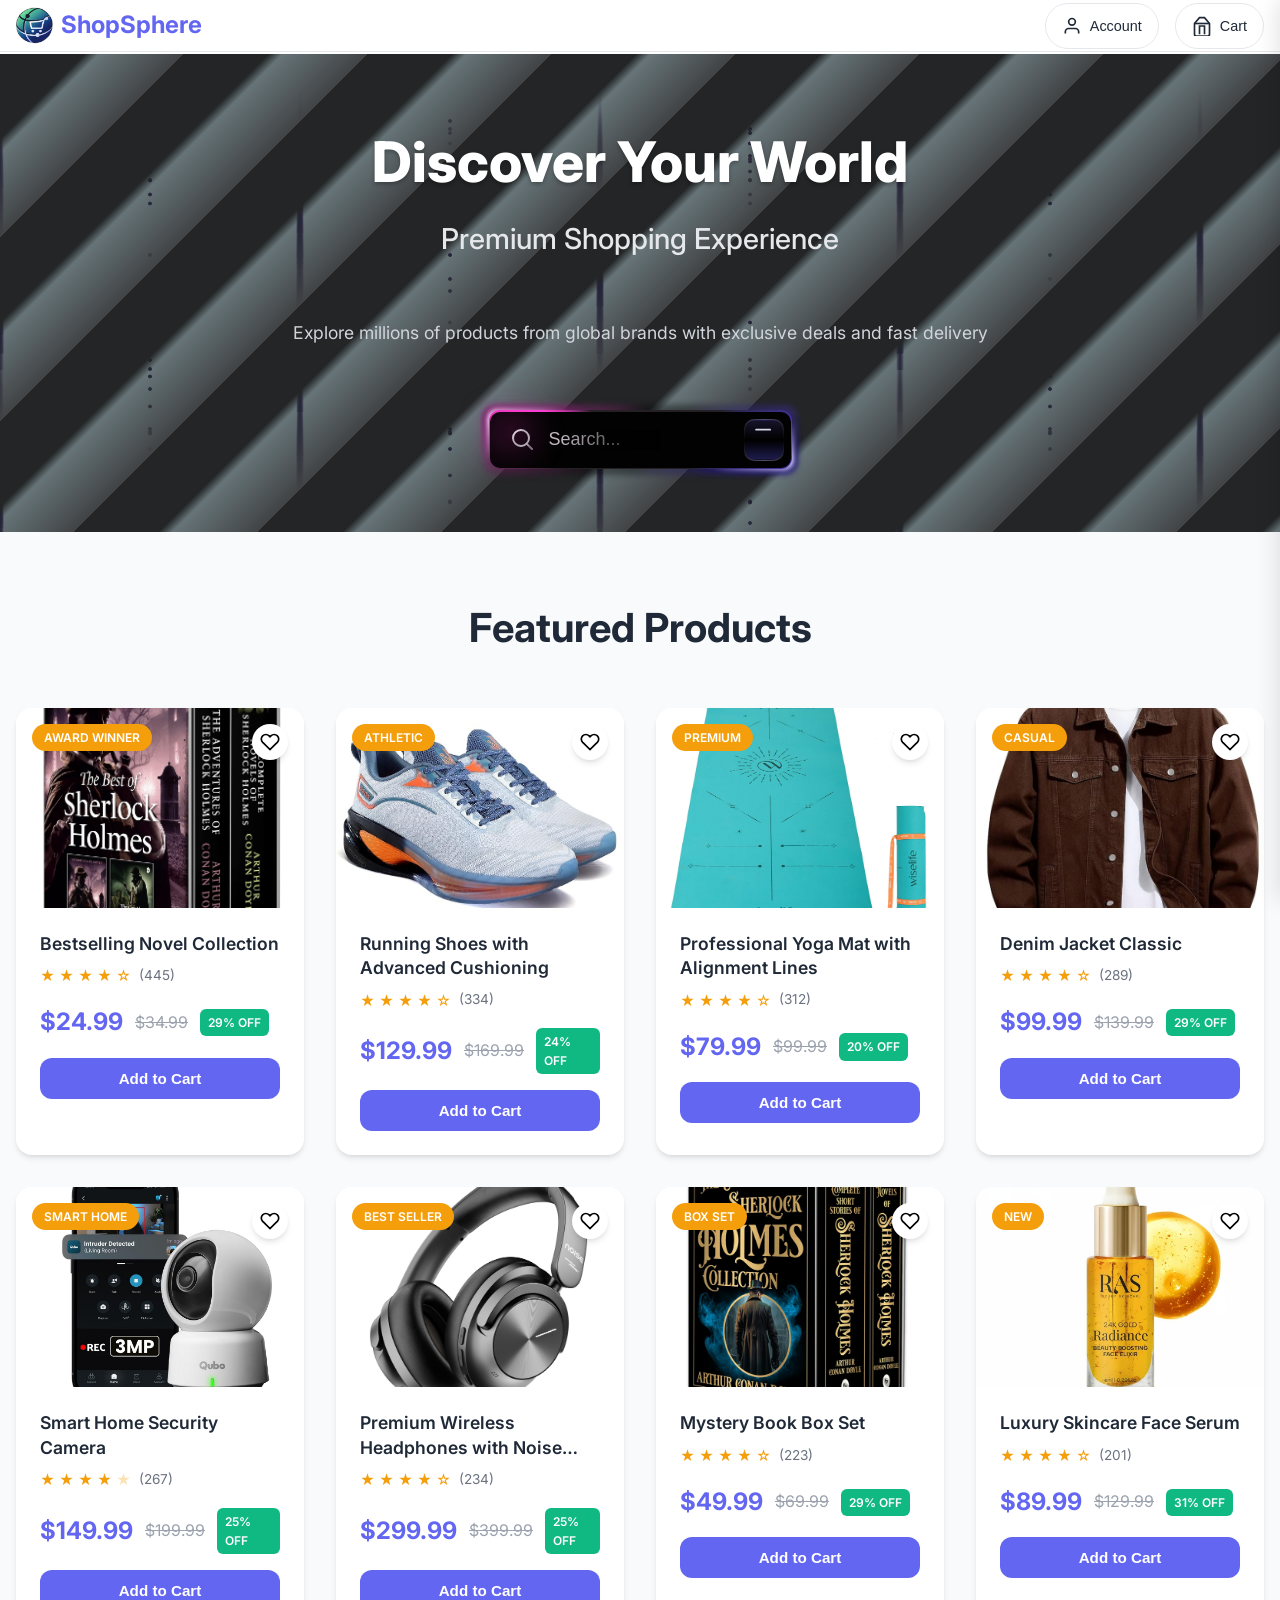
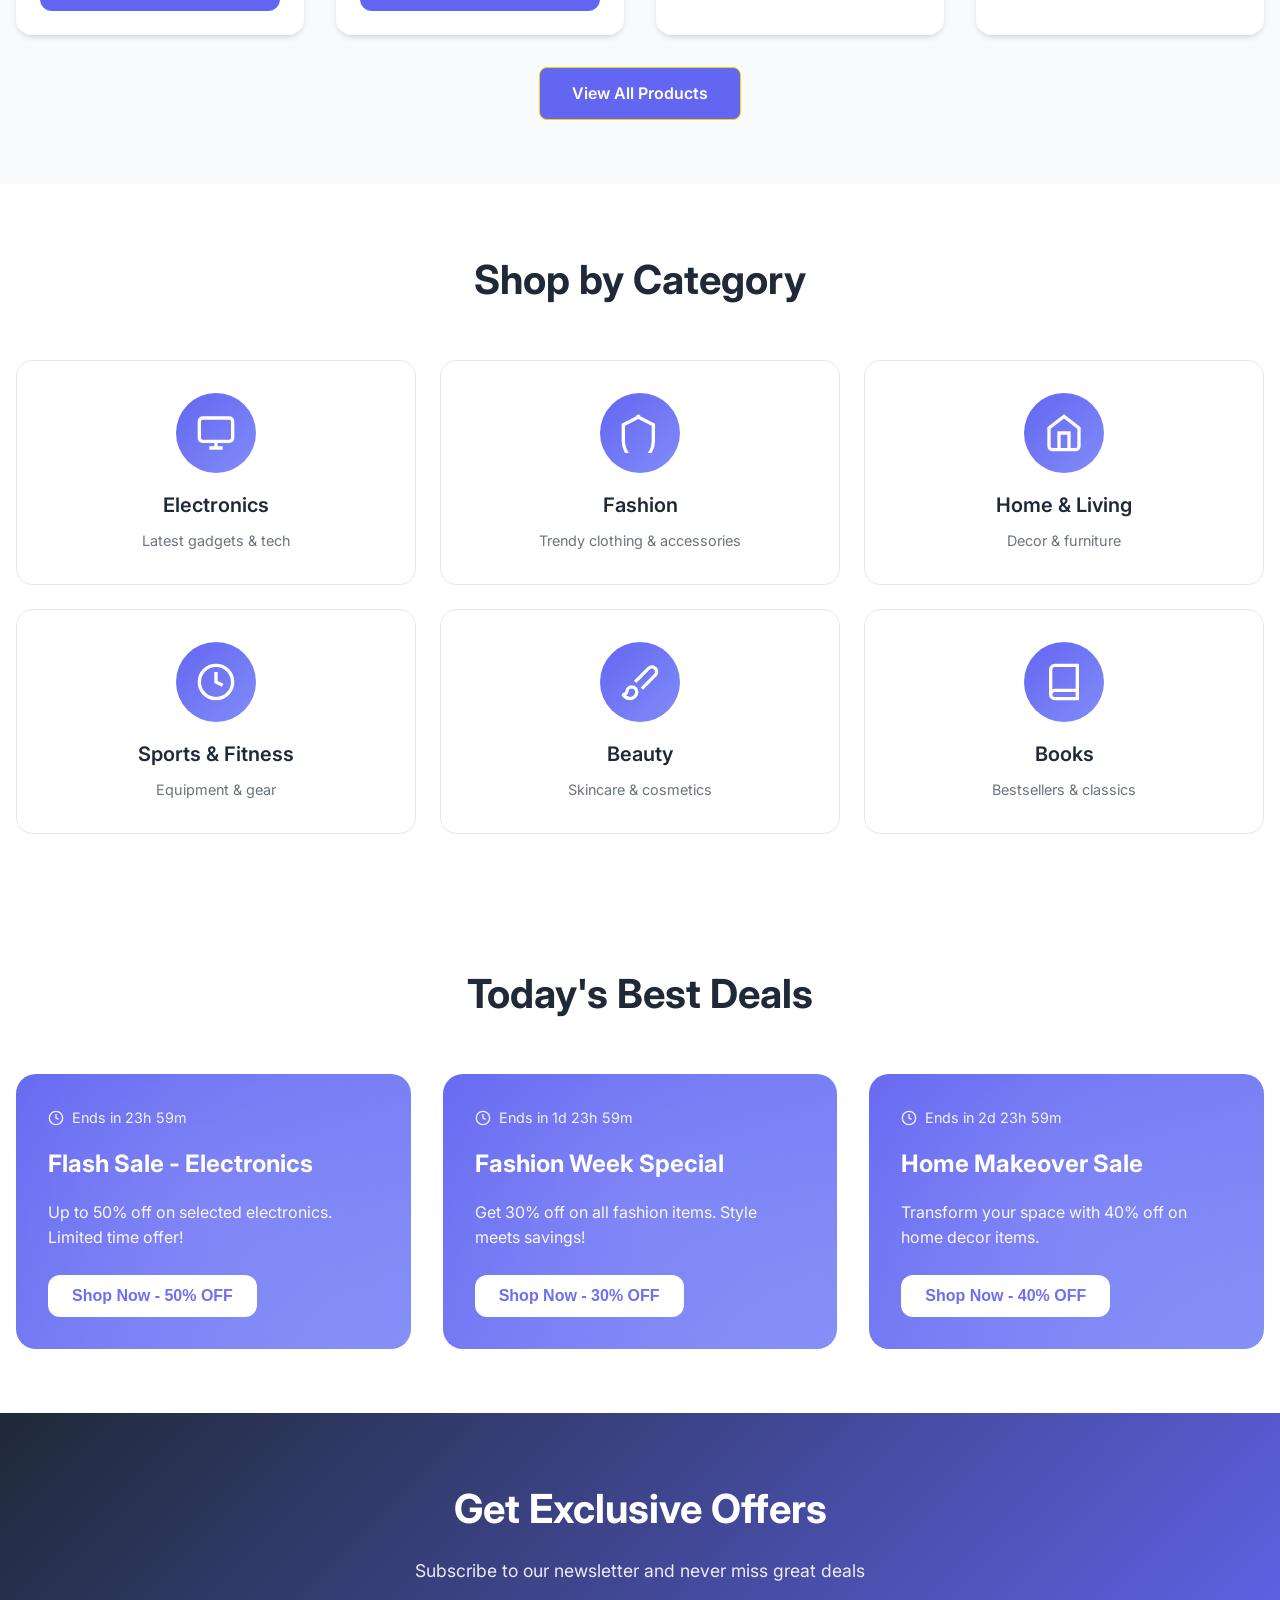
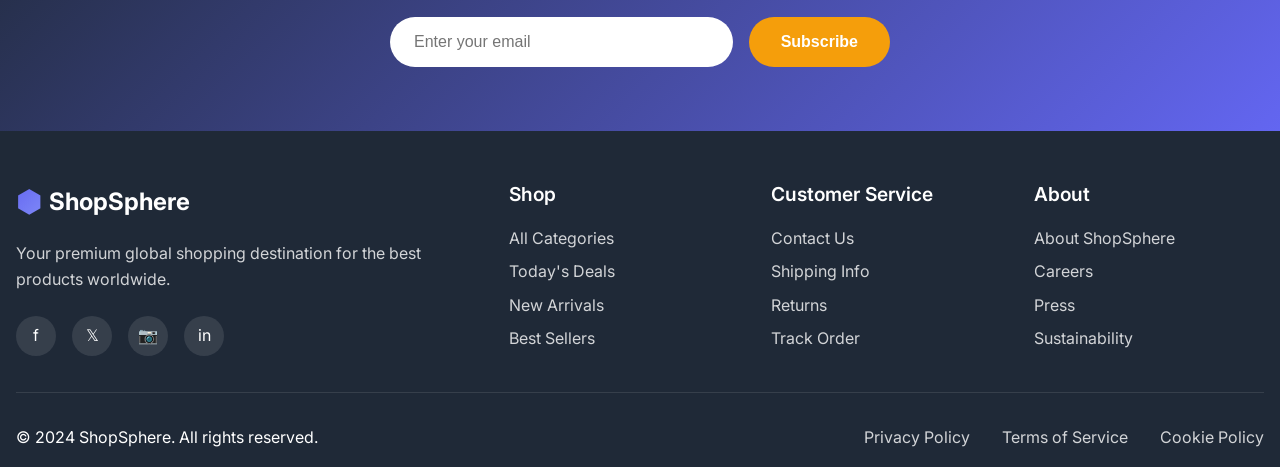
<file: index.html>
<!DOCTYPE html>
<html lang="en">
<head>
    <meta charset="UTF-8">
    <meta name="viewport" content="width=device-width, initial-scale=1.0">
    <title>ShopSphere - Premium Global Shopping Experience</title>
    <meta name="description" content="Discover premium products from around the world with ShopSphere's innovative shopping platform">
    <link rel="stylesheet" href="css/styles.css">
    <link rel="preconnect" href="https://fonts.googleapis.com">
    <link rel="preconnect" href="https://fonts.gstatic.com" crossorigin>
    <link href="https://fonts.googleapis.com/css2?family=Inter:wght@300;400;500;600;700;800&display=swap" rel="stylesheet">
    <link rel="icon" type="image/png" href="images/logo/Picsart_26-02-11_17-00-14-844.png">
</head>
<body>
    <!-- Header Navigation -->
    <header class="header">
        <nav class="navbar">
            <div class="nav-container">
                <div class="nav-left">
                    <a href="index.html" class="logo">
                        <img class="logo-img" src="images/logo/Picsart_26-02-11_17-00-14-844.png" alt="ShopSphere logo">
                        <span class="logo-text">ShopSphere</span>
                    </a>
                </div>
                
                <!-- Mobile Menu Toggle -->
                <button class="mobile-menu-toggle" id="mobileMenuToggle">
                    <span></span>
                    <span></span>
                    <span></span>
                </button>
                
                <div class="nav-right">
                    <button class="nav-btn account-btn">
                        <svg width="20" height="20" viewBox="0 0 24 24" fill="none" stroke="currentColor" stroke-width="2">
                            <path d="M20 21v-2a4 4 0 0 0-4-4H8a4 4 0 0 0-4 4v2"></path>
                            <circle cx="12" cy="7" r="4"></circle>
                        </svg>
                        <span>Account</span>
                    </button>
                    <button class="nav-btn cart-btn" onclick="shopSphere.openCart()">
                        <svg width="20" height="20" viewBox="0 0 24 24" fill="none" stroke="currentColor" stroke-width="2">
                            <path d="M9 2 3 9v13a2 2 0 0 0 2 2h14a2 2 0 0 0 2-2V9l-6-7z"></path>
                            <line x1="3" y1="9" x2="21" y2="9"></line>
                            <path d="M9 22V12h6v10"></path>
                        </svg>
                        <span>Cart</span>
                        <span class="cart-count">0</span>
                    </button>
                </div>
            </div>
        </nav>
    </header>

    <!-- Hero Section -->
    <section class="hero">
        <div class="pattern-bg">
            <svg
                preserveAspectRatio="xMidYMid slice"
                height="100%"
                width="100%"
                class="cube-svg"
                viewBox="0 0 120 104"
            >
                <defs>
                    <linearGradient y2="100%" x2="100%" y1="0%" x1="0%" id="cube-dark">
                        <stop stop-color="#232526" offset="0%"></stop>
                        <stop stop-color="#414345" offset="100%"></stop>
                    </linearGradient>
                    <linearGradient y2="0%" x2="100%" y1="100%" x1="0%" id="cube-mid">
                        <stop stop-color="#4b6cb7" offset="0%"></stop>
                        <stop stop-color="#182848" offset="100%"></stop>
                    </linearGradient>
                    <linearGradient y2="100%" x2="0%" y1="0%" x1="100%" id="cube-light">
                        <stop stop-color="#a8edea" offset="0%"></stop>
                        <stop stop-color="#fed6e3" offset="100%"></stop>
                    </linearGradient>
                </defs>
            </svg>
        </div>
        <div class="hero-content">
            <h1 class="hero-title">
                <span class="hero-title-main">Discover Your World</span>
                <span class="hero-title-sub">Premium Shopping Experience</span>
            </h1>
            <p class="hero-description">Explore millions of products from global brands with exclusive deals and fast delivery</p>
            <div class="hero-search">
                <div id="poda">
                    <div class="glow"></div>
                    <div class="darkBorderBg"></div>
                    <div class="darkBorderBg"></div>
                    <div class="white"></div>
                    <div class="border"></div>
                    <div id="main">
                        <input placeholder="Search..." type="text" name="text" class="input" />
                        <div id="input-mask"></div>
                        <div id="pink-mask"></div>
                        <div class="filterBorder"></div>
                        <div id="filter-icon">
                            <svg
                                preserveAspectRatio="none"
                                height="27"
                                width="27"
                                viewBox="4.8 4.56 14.832 15.408"
                                fill="none"
                            >
                                <path
                                    d="M8.16 6.65002H15.83C16.47 6.65002 16.99 7.17002 16.99V9.09002C16.99 9.56002 16.7 10.14 16.41 10.43L13.91 12.64C13.56 12.93 13.33 13.51 13.33V16.48C13.33 16.83 13.1 17.29 12.81 17.47L12 17.98C11.24 18.45 10.2 17.92 10.2 16.99V13.91C10.2 13.5 9.97 12.98 9.73 12.69L7.52 10.36C7.23 10.08 7 9.20002 7 9.55002 7 9.20002V7.87002C7.7.17002 7.52 6.65002 8.16 6.65002Z"
                                    stroke="#d6d6e6"
                                    stroke-width="1"
                                    stroke-miterlimit="10"
                                    stroke-linecap="round"
                                    stroke-linejoin="round"
                                ></path>
                            </svg>
                        </div>
                        <div id="search-icon" class="search-button">
                            <svg
                                xmlns="http://www.w3.org/2000/svg"
                                width="24"
                                viewBox="0 0 24 24"
                                stroke-width="2"
                                stroke-linejoin="round"
                                stroke-linecap="round"
                                height="24"
                                fill="none"
                                class="feather feather-search"
                            >
                                <circle stroke="url(#search)" r="8" cy="11" cx="11"></circle>
                                <line
                                    stroke="url(#searchl)"
                                    y2="16.65"
                                    y1="22"
                                    x2="16.65"
                                    x1="22"
                                ></line>
                                <defs>
                                    <linearGradient gradientTransform="rotate(50)" id="search">
                                        <stop stop-color="#f8e7f8" offset="0%"></stop>
                                        <stop stop-color="#b6a9b7" offset="50%"></stop>
                                    </linearGradient>
                                    <linearGradient id="searchl">
                                        <stop stop-color="#b6a9b7" offset="0%"></stop>
                                        <stop stop-color="#837484" offset="50%"></stop>
                                    </linearGradient>
                                </defs>
                            </svg>
                        </div>
                    </div>
                </div>
            </div>
        </div>
        <div class="hero-visual">

        </div>
    </section>

    <!-- Featured Products -->
    <section class="featured-products">
        <div class="container">
            <h2 class="section-title">Featured Products</h2>
            <div class="product-grid" id="featuredProducts">
                <!-- Products will be dynamically loaded here -->
            </div>
            <div style="text-align: center; margin-top: 2rem;">
                <a href="products.html" class="btn-primary" style="display: inline-block; text-decoration: none; padding: 0.8rem 2rem; background: var(--primary-color); color: white; border-radius: 8px; font-weight: 600;">View All Products</a>
            </div>
        </div>
    </section>

    <!-- Categories Section -->
    <section class="categories">
        <div class="container">
            <h2 class="section-title">Shop by Category</h2>
            <div class="category-grid">
                <div class="category-card" data-category="electronics">
                    <div class="category-icon">
                        <svg width="40" height="40" viewBox="0 0 24 24" fill="none" stroke="currentColor" stroke-width="2">
                            <rect x="2" y="3" width="20" height="14" rx="2" ry="2"></rect>
                            <line x1="8" y1="21" x2="16" y2="21"></line>
                            <line x1="12" y1="17" x2="12" y2="21"></line>
                        </svg>
                    </div>
                    <h3>Electronics</h3>
                    <p>Latest gadgets & tech</p>
                </div>
                <div class="category-card" data-category="fashion">
                    <div class="category-icon">
                        <svg width="40" height="40" viewBox="0 0 24 24" fill="none" stroke="currentColor" stroke-width="2">
                            <path d="M12 2L2 7v10c0 5.55 3.84 10.74 9 12 5.16-1.26 9-6.45 9-12V7l-10-5z"></path>
                        </svg>
                    </div>
                    <h3>Fashion</h3>
                    <p>Trendy clothing & accessories</p>
                </div>
                <div class="category-card" data-category="home">
                    <div class="category-icon">
                        <svg width="40" height="40" viewBox="0 0 24 24" fill="none" stroke="currentColor" stroke-width="2">
                            <path d="M3 9l9-7 9 7v11a2 2 0 0 1-2 2H5a2 2 0 0 1-2-2z"></path>
                            <polyline points="9 22 9 12 15 12 15 22"></polyline>
                        </svg>
                    </div>
                    <h3>Home & Living</h3>
                    <p>Decor & furniture</p>
                </div>
                <div class="category-card" data-category="sports">
                    <div class="category-icon">
                        <svg width="40" height="40" viewBox="0 0 24 24" fill="none" stroke="currentColor" stroke-width="2">
                            <circle cx="12" cy="12" r="10"></circle>
                            <path d="M12 6v6l4 2"></path>
                        </svg>
                    </div>
                    <h3>Sports & Fitness</h3>
                    <p>Equipment & gear</p>
                </div>
                <div class="category-card" data-category="beauty">
                    <div class="category-icon">
                        <svg width="40" height="40" viewBox="0 0 24 24" fill="none" stroke="currentColor" stroke-width="2">
                            <path d="M9.06 11.9l8.07-8.06a2.85 2.85 0 1 1 4.03 4.03l-8.06 8.08"></path>
                            <path d="M7.07 14.94c-1.66 0-3 1.35-3 3.02 0 1.33-2.5 1.52-2 2.02 1.08 1.1 2.49 2.02 4 2.02 2.2 0 4-1.8 4-4.04a3.01 3.01 0 0 0-3-3.02z"></path>
                        </svg>
                    </div>
                    <h3>Beauty</h3>
                    <p>Skincare & cosmetics</p>
                </div>
                <div class="category-card" data-category="books">
                    <div class="category-icon">
                        <svg width="40" height="40" viewBox="0 0 24 24" fill="none" stroke="currentColor" stroke-width="2">
                            <path d="M4 19.5A2.5 2.5 0 0 1 6.5 17H20"></path>
                            <path d="M6.5 2H20v20H6.5A2.5 2.5 0 0 1 4 19.5v-15A2.5 2.5 0 0 1 6.5 2z"></path>
                        </svg>
                    </div>
                    <h3>Books</h3>
                    <p>Bestsellers & classics</p>
                </div>
            </div>
        </div>
    </section>

    <!-- Deals Section -->
    <section class="deals">
        <div class="container">
            <h2 class="section-title">Today's Best Deals</h2>
            <div class="deals-grid" id="dealsGrid">
                <!-- Deals will be dynamically loaded here -->
            </div>
        </div>
    </section>

    <!-- Newsletter -->
    <section class="newsletter">
        <div class="container">
            <div class="newsletter-content">
                <h2>Get Exclusive Offers</h2>
                <p>Subscribe to our newsletter and never miss great deals</p>
                <form class="newsletter-form">
                    <input type="email" placeholder="Enter your email" required>
                    <button type="submit">Subscribe</button>
                </form>
            </div>
        </div>
    </section>

    <!-- Footer -->
    <footer class="footer">
        <div class="container">
            <div class="footer-content">
                <div class="footer-section">
                    <div class="footer-logo">
                        <span class="logo-icon">⬢</span>
                        <span class="logo-text">ShopSphere</span>
                    </div>
                    <p>Your premium global shopping destination for the best products worldwide.</p>
                    <div class="social-links">
                        <a href="#" aria-label="Facebook">f</a>
                        <a href="#" aria-label="Twitter">𝕏</a>
                        <a href="#" aria-label="Instagram">📷</a>
                        <a href="https://www.linkedin.com/in/atharv-pote-762964395?utm_source=share&utm_campaign=share_via&utm_content=profile&utm_medium=android_app" target="_blank" aria-label="LinkedIn">in</a>
                    </div>
                </div>
                <div class="footer-section">
                    <h3>Shop</h3>
                    <ul>
                        <li><a href="products.html">All Categories</a></li>
                        <li><a href="products.html">Today's Deals</a></li>
                        <li><a href="products.html">New Arrivals</a></li>
                        <li><a href="products.html">Best Sellers</a></li>
                    </ul>
                </div>
                <div class="footer-section">
                    <h3>Customer Service</h3>
                    <ul>
                        <li><a href="https://atharvpote.netlify.app/" target="_blank">Contact Us</a></li>
                        <li><a href="shipping-policy.html" target="_blank">Shipping Info</a></li>
                        <li><a href="return-refund-policy.html" target="_blank">Returns</a></li>
                        <li><a href="#">Track Order</a></li>
                    </ul>
                </div>
                <div class="footer-section">
                    <h3>About</h3>
                    <ul>
                        <li><a href="about.html" target="_blank">About ShopSphere</a></li>
                        <li><a href="about.html" target="_blank">Careers</a></li>
                        <li><a href="about.html" target="_blank">Press</a></li>
                        <li><a href="about.html" target="_blank">Sustainability</a></li>
                    </ul>
                </div>
            </div>
            <div class="footer-bottom">
                <p>&copy; 2024 ShopSphere. All rights reserved.</p>
                <div class="footer-links">
                    <a href="privacy-policy.html" target="_blank">Privacy Policy</a>
                    <a href="terms-conditions.html" target="_blank">Terms of Service</a>
                    <a href="cookie-policy.html" target="_blank">Cookie Policy</a>
                </div>
            </div>
        </div>
    </footer>

    <!-- Cart Sidebar -->
    <div class="cart-sidebar" id="cartSidebar">
        <div class="cart-header">
            <h3>Shopping Cart</h3>
            <button class="close-cart" id="closeCart">×</button>
        </div>
        <div class="cart-items" id="cartItems">
            <!-- Cart items will be dynamically loaded here -->
        </div>
        <div class="cart-footer">
            <div class="cart-total">
                <span>Total:</span>
                <span id="cartTotal">$0.00</span>
            </div>
            <button class="checkout-btn">Proceed to Checkout</button>
        </div>
    </div>

    <!-- Overlay -->
    <div class="overlay" id="overlay"></div>

    <script src="js/main.js"></script>
</body>
</html>
</file>
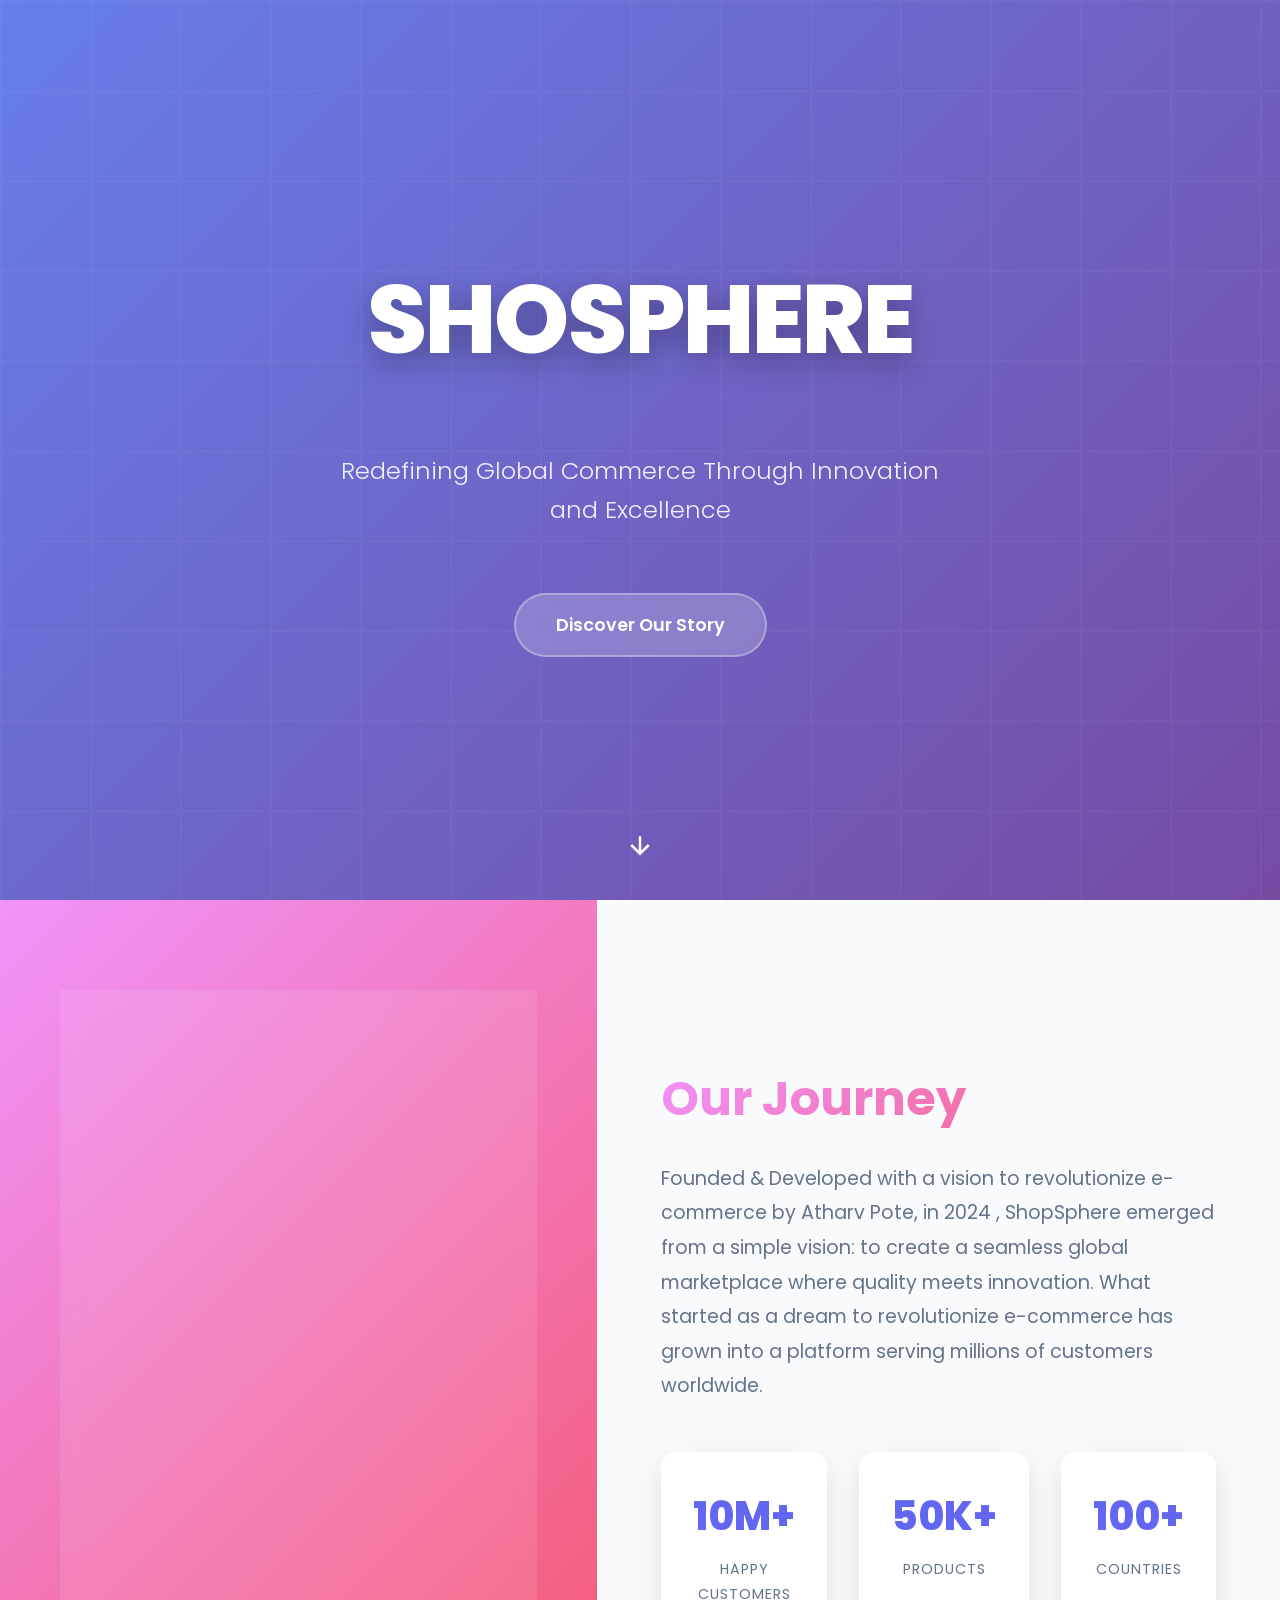
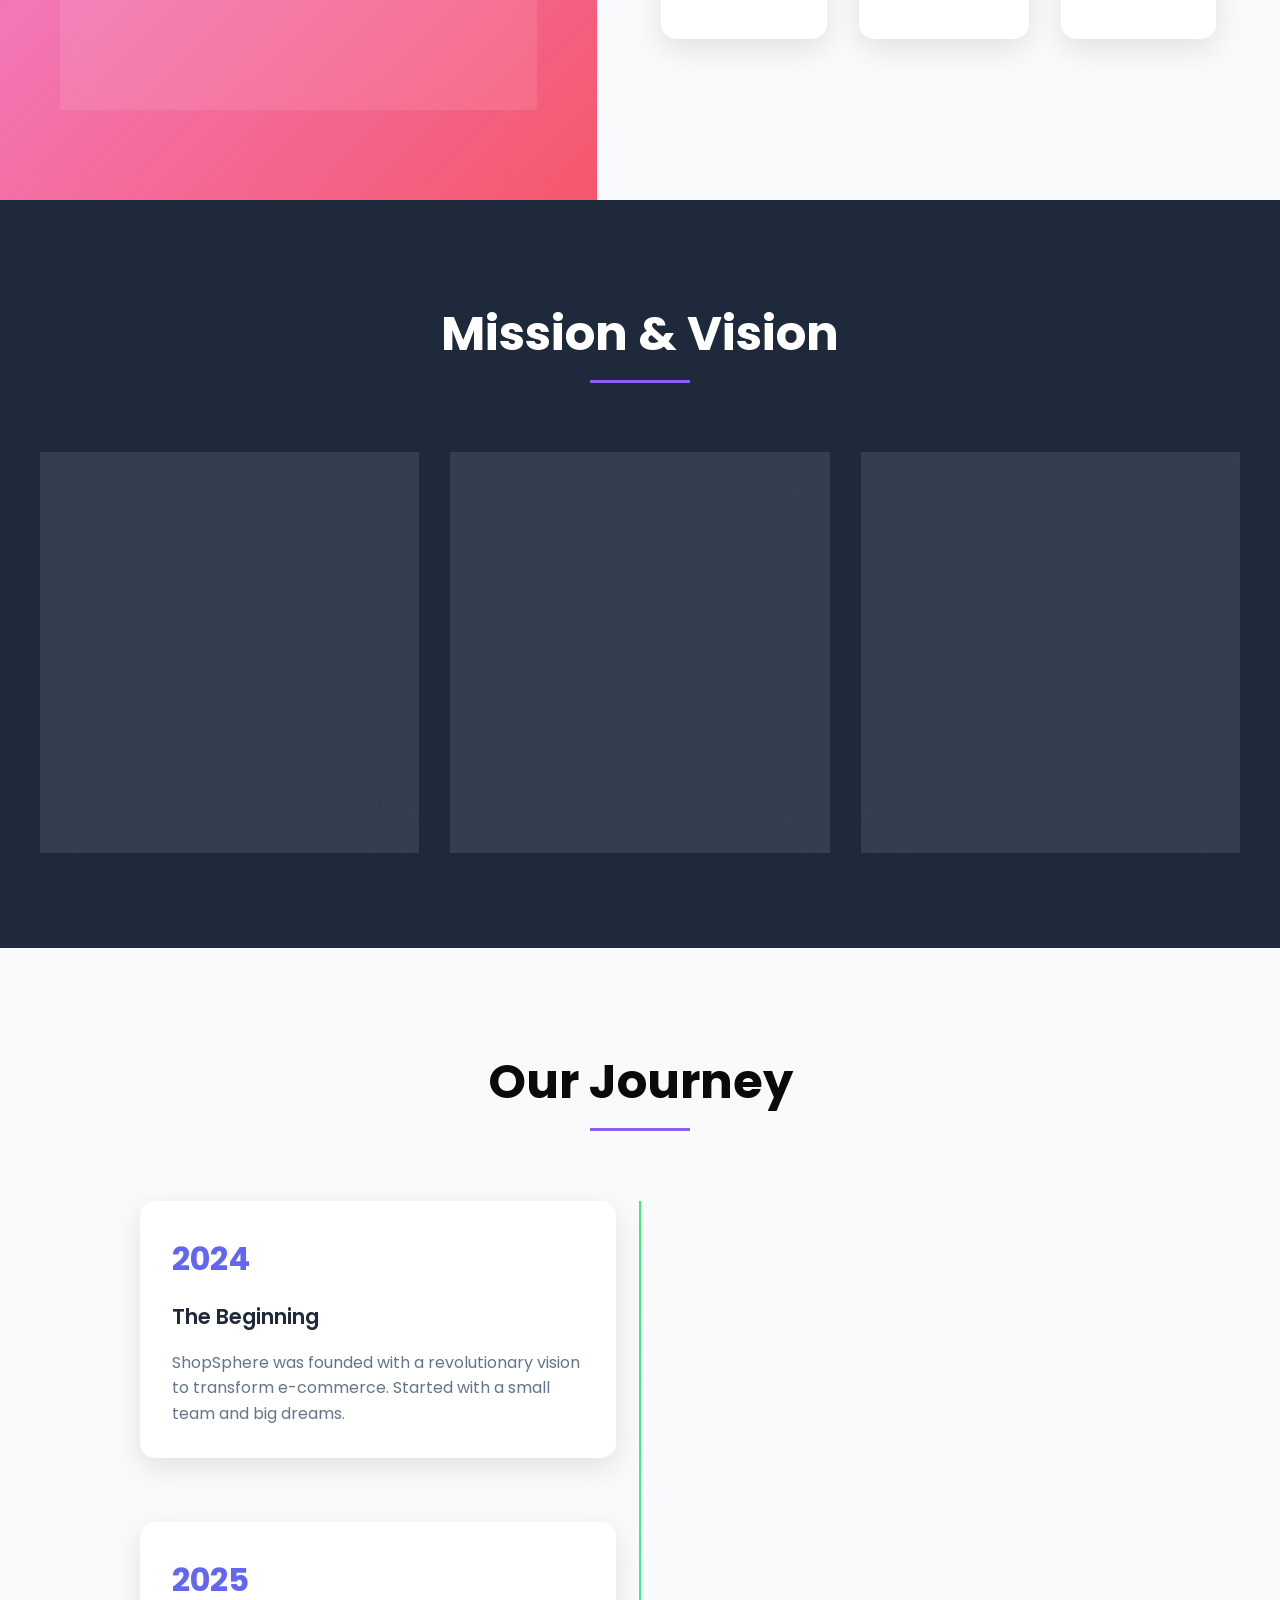
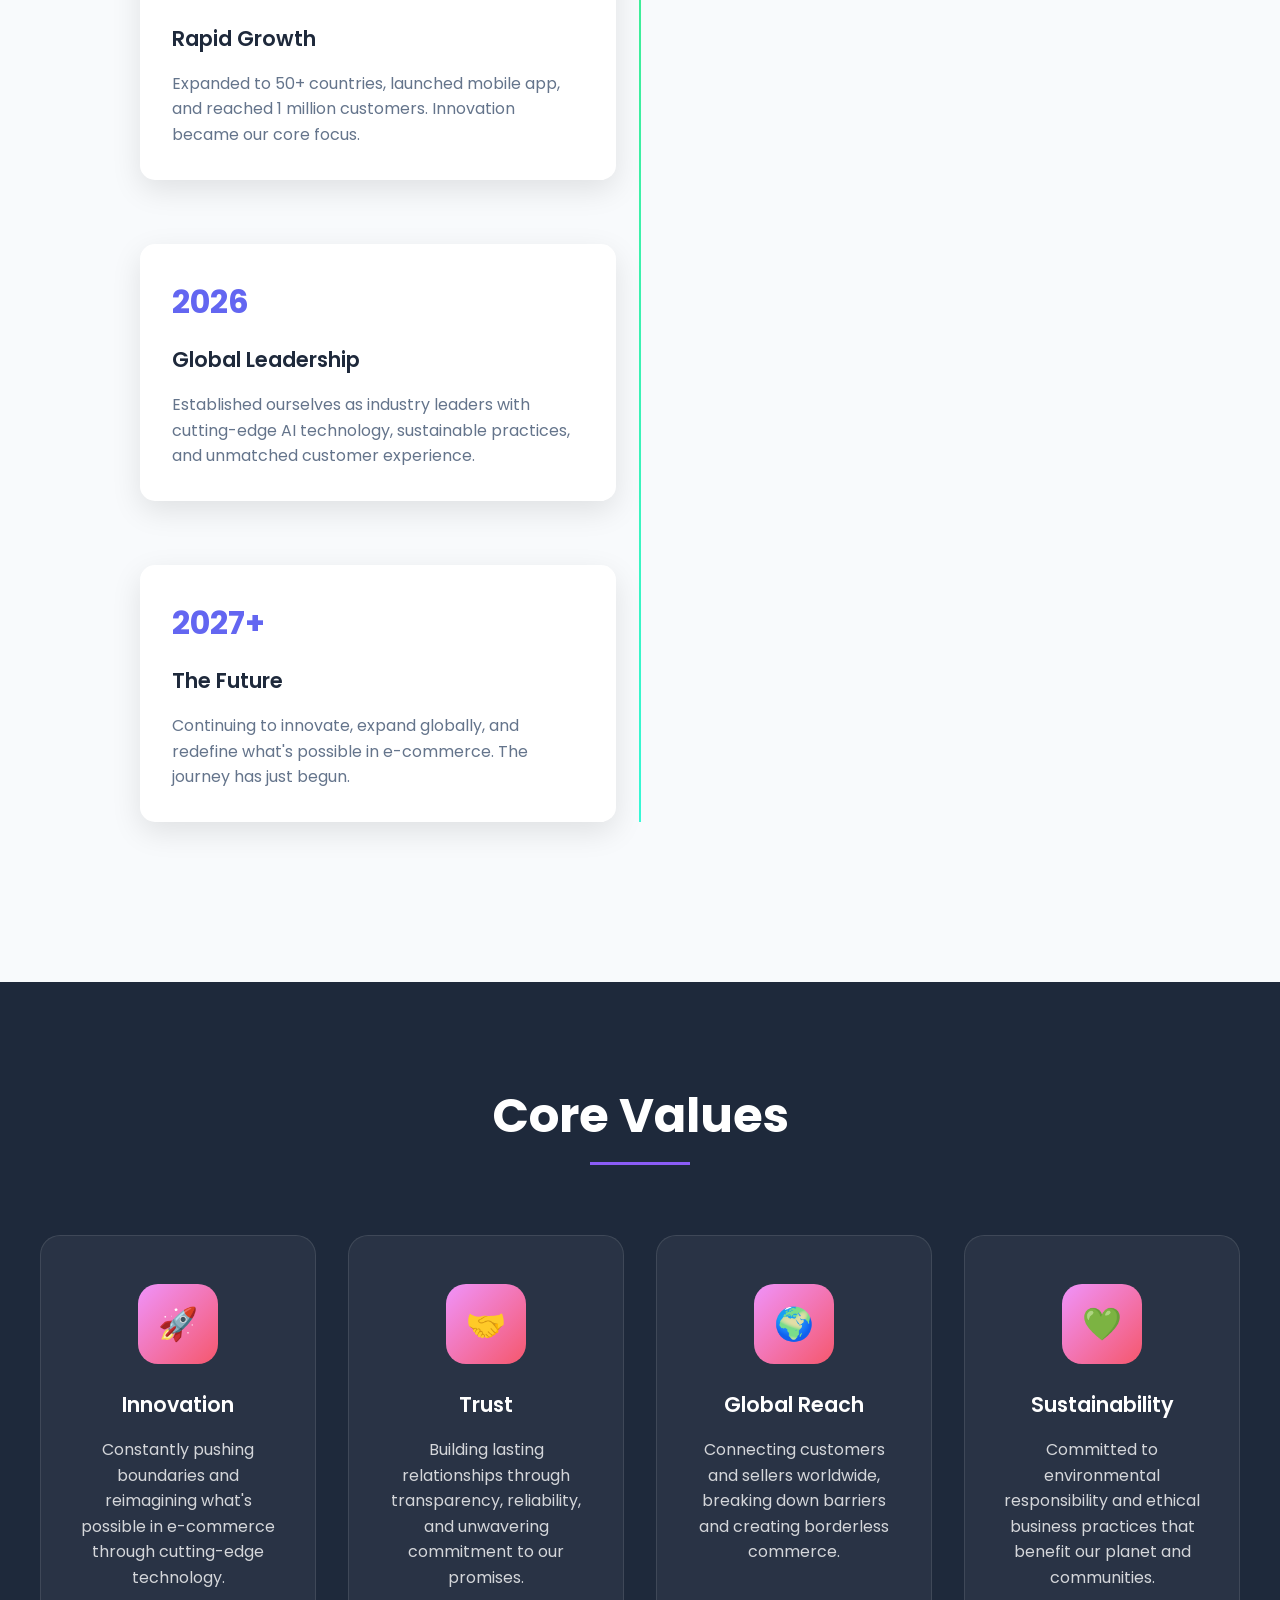
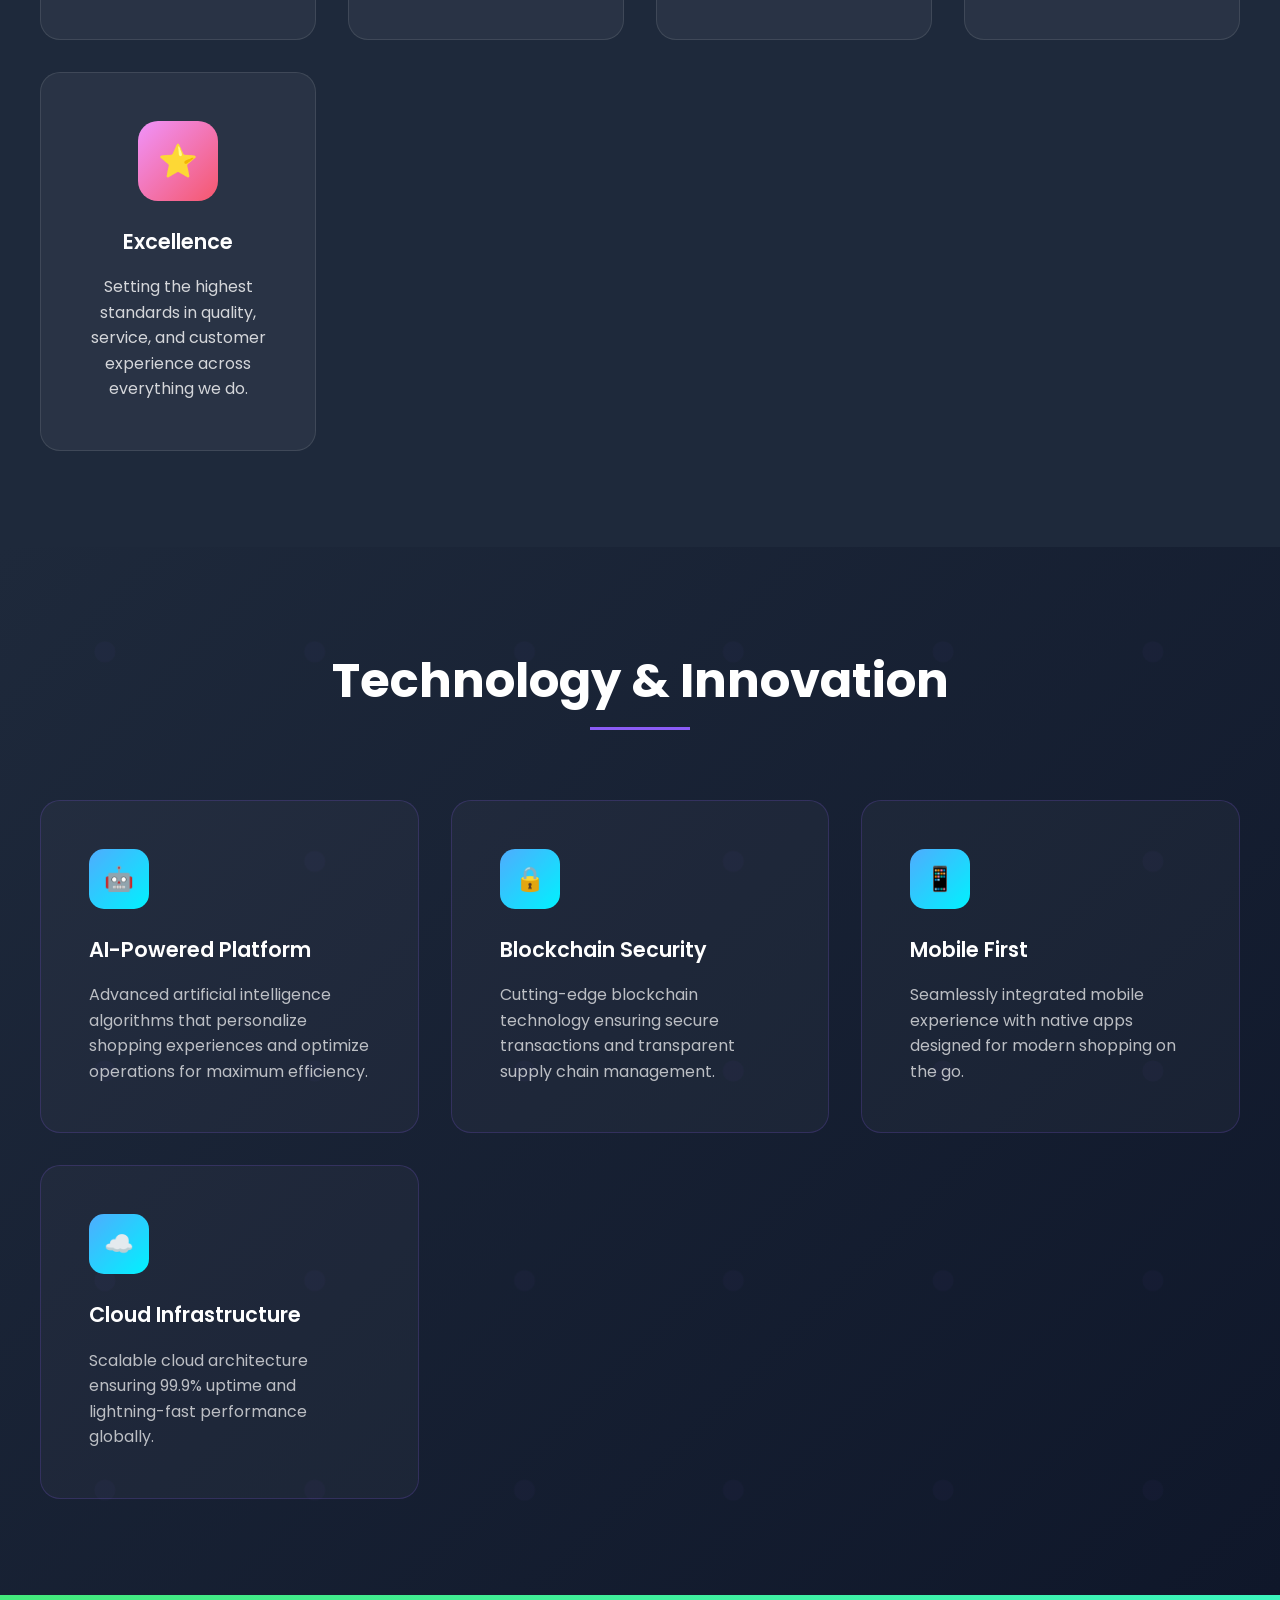
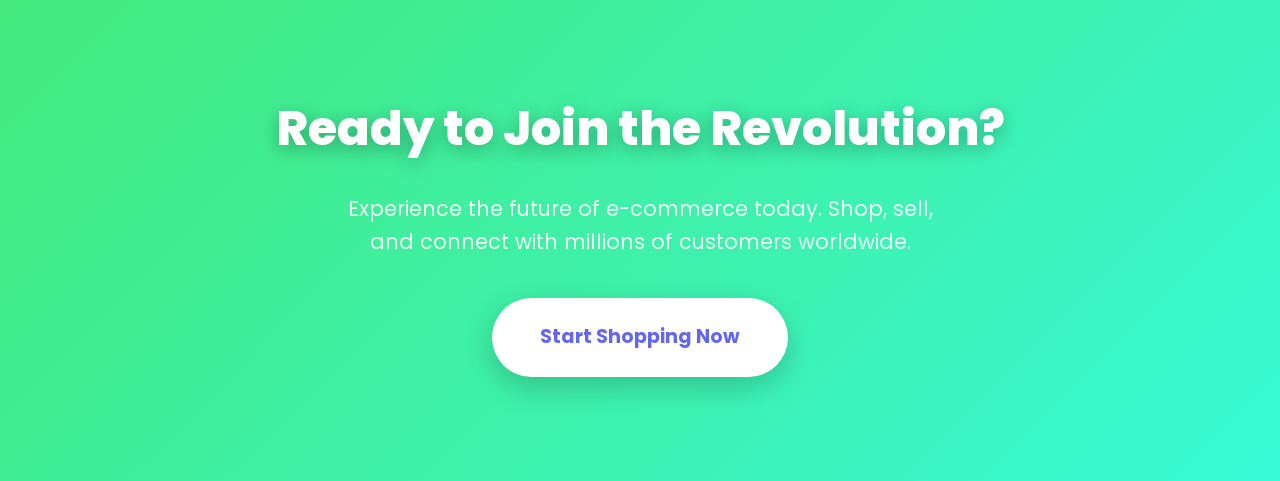
<file: about.html>
<!DOCTYPE html>
<html lang="en">
<head>
    <meta charset="UTF-8">
    <meta name="viewport" content="width=device-width, initial-scale=1.0">
    <title>About ShopSphere - Redefining Global Commerce</title>
    <link rel="stylesheet" href="css/styles.css">
    <link rel="icon" type="image/png" href="images/logo/Picsart_26-02-11_17-00-14-844.png">
    <link href="https://fonts.googleapis.com/css2?family=Poppins:wght@300;400;500;600;700;800&display=swap" rel="stylesheet">
    <style>
        :root {
            --about-primary: #6366f1;
            --about-secondary: #8b5cf6;
            --about-accent: #ec4899;
            --about-dark: #1e293b;
            --about-light: #f8fafc;
            --about-text: #334155;
            --about-muted: #64748b;
            --about-gradient-1: linear-gradient(135deg, #667eea 0%, #764ba2 100%);
            --about-gradient-2: linear-gradient(135deg, #f093fb 0%, #f5576c 100%);
            --about-gradient-3: linear-gradient(135deg, #4facfe 0%, #00f2fe 100%);
            --about-gradient-4: linear-gradient(135deg, #43e97b 0%, #38f9d7 100%);
        }

        * {
            margin: 0;
            padding: 0;
            box-sizing: border-box;
        }

        body {
            font-family: 'Poppins', -apple-system, BlinkMacSystemFont, sans-serif;
            background: #0f172a;
            color: var(--about-text);
            overflow-x: hidden;
            line-height: 1.6;
        }

        /* Hero Section */
        .hero-section {
            min-height: 100vh;
            background: var(--about-gradient-1);
            display: flex;
            align-items: center;
            justify-content: center;
            position: relative;
            overflow: hidden;
        }

        .hero-bg-animation {
            position: absolute;
            top: 0;
            left: 0;
            width: 100%;
            height: 100%;
            background: url('data:image/svg+xml,<svg xmlns="http://www.w3.org/2000/svg" viewBox="0 0 100 100"><defs><pattern id="grid" width="10" height="10" patternUnits="userSpaceOnUse"><path d="M 10 0 L 0 0 0 10" fill="none" stroke="rgba(255,255,255,0.1)" stroke-width="0.5"/></pattern></defs><rect width="100" height="100" fill="url(%23grid)"/></svg>');
            opacity: 0.3;
            animation: float 20s ease-in-out infinite;
        }

        @keyframes float {
            0%, 100% { transform: translateY(0px) rotate(0deg); }
            50% { transform: translateY(-20px) rotate(180deg); }
        }

        .hero-content {
            text-align: center;
            z-index: 10;
            position: relative;
            padding: 2rem;
        }

        .hero-title {
            font-size: clamp(3rem, 8vw, 6rem);
            font-weight: 800;
            color: white;
            margin-bottom: 1.5rem;
            letter-spacing: -2px;
            text-shadow: 0 10px 30px rgba(0, 0, 0, 0.3);
            animation: slideInUp 1s ease-out;
        }

        @keyframes slideInUp {
            from {
                opacity: 0;
                transform: translateY(50px);
            }
            to {
                opacity: 1;
                transform: translateY(0);
            }
        }

        .hero-subtitle {
            font-size: clamp(1.2rem, 3vw, 1.5rem);
            font-weight: 300;
            color: rgba(255, 255, 255, 0.9);
            margin-bottom: 2rem;
            max-width: 600px;
            margin-left: auto;
            margin-right: auto;
            animation: slideInUp 1s ease-out 0.3s;
        }

        .hero-cta {
            display: inline-block;
            padding: 1rem 2.5rem;
            background: rgba(255, 255, 255, 0.2);
            border: 2px solid rgba(255, 255, 255, 0.3);
            color: white;
            text-decoration: none;
            border-radius: 50px;
            font-weight: 600;
            font-size: 1.1rem;
            transition: all 0.3s ease;
            backdrop-filter: blur(10px);
            animation: slideInUp 1s ease-out 0.6s;
        }

        .hero-cta:hover {
            background: rgba(255, 255, 255, 0.3);
            border-color: rgba(255, 255, 255, 0.5);
            transform: translateY(-2px);
            box-shadow: 0 10px 30px rgba(0, 0, 0, 0.2);
        }

        .scroll-indicator {
            position: absolute;
            bottom: 2rem;
            left: 50%;
            transform: translateX(-50%);
            animation: bounce 2s infinite;
        }

        @keyframes bounce {
            0%, 20%, 50%, 80%, 100% { transform: translateX(-50%) translateY(0); }
            40% { transform: translateX(-50%) translateY(-10px); }
            60% { transform: translateX(-50%) translateY(-5px); }
        }

        /* Brand Story Section */
        .brand-story {
            min-height: 100vh;
            background: var(--about-light);
            display: grid;
            grid-template-columns: 1fr 1fr;
            align-items: center;
            position: relative;
        }

        .story-image {
            position: relative;
            overflow: hidden;
            height: 100vh;
            display: flex;
            align-items: center;
            justify-content: center;
            background: var(--about-gradient-2);
        }

        .story-image-content {
            width: 80%;
            height: 80%;
            background: rgba(255, 255, 255, 0.1);
            border-radius: 20px;
            display: flex;
            align-items: center;
            justify-content: center;
            backdrop-filter: blur(10px);
            animation: float 15s ease-in-out infinite;
        }

        .story-text {
            padding: 4rem;
            opacity: 0;
            transform: translateX(50px);
        }

        .story-text.visible {
            animation: slideInLeft 1s ease-out forwards;
        }

        @keyframes slideInLeft {
            to {
                opacity: 1;
                transform: translateX(0);
            }
        }

        .story-title {
            font-size: 3rem;
            font-weight: 700;
            color: var(--about-dark);
            margin-bottom: 1.5rem;
            background: var(--about-gradient-2);
            -webkit-background-clip: text;
            -webkit-text-fill-color: transparent;
            background-clip: text;
        }

        .story-description {
            font-size: 1.2rem;
            color: var(--about-muted);
            margin-bottom: 2rem;
            line-height: 1.8;
        }

        .story-stats {
            display: grid;
            grid-template-columns: repeat(3, 1fr);
            gap: 2rem;
            margin-top: 3rem;
        }

        .stat-card {
            text-align: center;
            padding: 2rem;
            background: white;
            border-radius: 15px;
            box-shadow: 0 10px 30px rgba(0, 0, 0, 0.1);
            transition: transform 0.3s ease;
        }

        .stat-card:hover {
            transform: translateY(-5px);
        }

        .stat-number {
            font-size: 2.5rem;
            font-weight: 800;
            color: var(--about-primary);
            display: block;
            margin-bottom: 0.5rem;
        }

        .stat-label {
            color: var(--about-muted);
            font-size: 0.9rem;
            text-transform: uppercase;
            letter-spacing: 1px;
        }

        /* Mission & Vision Section */
        .mission-vision {
            background: var(--about-dark);
            padding: 6rem 2rem;
            position: relative;
        }

        .section-header {
            text-align: center;
            margin-bottom: 4rem;
        }

        .section-title {
            font-size: 3rem;
            font-weight: 700;
            color: white;
            margin-bottom: 1rem;
            position: relative;
            display: inline-block;
        }

        /* Specific style for Our Journey section */
        .timeline-section .section-title {
            color: #0a0a0a; /* Luxury Black */
        }

        .section-title::after {
            content: '';
            position: absolute;
            bottom: -10px;
            left: 50%;
            transform: translateX(-50%);
            width: 100px;
            height: 3px;
            background: var(--about-secondary);
        }

        .mission-grid {
            display: grid;
            grid-template-columns: repeat(auto-fit, minmax(350px, 1fr));
            gap: 2rem;
            max-width: 1200px;
            margin: 0 auto;
        }

        .glass-card {
            background: rgba(255, 255, 255, 0.1);
            backdrop-filter: blur(20px);
            border: 1px solid rgba(255, 255, 255, 0.2);
            border-radius: 20px;
            padding: 3rem;
            transition: all 0.3s ease;
            position: relative;
            overflow: hidden;
        }

        .glass-card::before {
            content: '';
            position: absolute;
            top: 0;
            left: 0;
            right: 0;
            height: 1px;
            background: linear-gradient(90deg, transparent, var(--about-secondary), transparent);
            animation: shimmer 3s infinite;
        }

        @keyframes shimmer {
            0% { transform: translateX(-100%); }
            100% { transform: translateX(100%); }
        }

        .glass-card:hover {
            transform: translateY(-10px);
            box-shadow: 0 20px 40px rgba(139, 92, 246, 0.2);
            border-color: rgba(139, 92, 246, 0.4);
        }

        .glass-icon {
            width: 60px;
            height: 60px;
            background: var(--about-gradient-3);
            border-radius: 15px;
            display: flex;
            align-items: center;
            justify-content: center;
            margin-bottom: 1.5rem;
            font-size: 1.5rem;
        }

        .glass-title {
            font-size: 1.5rem;
            font-weight: 600;
            color: white;
            margin-bottom: 1rem;
        }

        .glass-description {
            color: rgba(255, 255, 255, 0.8);
            line-height: 1.7;
        }

        /* Timeline Section */
        .timeline-section {
            background: var(--about-light);
            padding: 6rem 2rem;
        }

        .timeline {
            position: relative;
            max-width: 1000px;
            margin: 0 auto;
        }

        .timeline-line {
            position: absolute;
            top: 0;
            left: 50%;
            transform: translateX(-50%);
            width: 2px;
            height: 100%;
            background: var(--about-gradient-4);
        }

        .timeline-item {
            display: grid;
            grid-template-columns: 1fr 1fr;
            gap: 3rem;
            margin-bottom: 4rem;
            position: relative;
            opacity: 0;
            transform: translateY(30px);
        }

        .timeline-item.visible {
            animation: fadeInUp 0.8s ease-out forwards;
        }

        @keyframes fadeInUp {
            to {
                opacity: 1;
                transform: translateY(0);
            }
        }

        .timeline-content {
            background: white;
            padding: 2rem;
            border-radius: 15px;
            box-shadow: 0 10px 30px rgba(0, 0, 0, 0.1);
            transition: transform 0.3s ease;
        }

        .timeline-content:hover {
            transform: scale(1.02);
        }

        .timeline-year {
            font-size: 2rem;
            font-weight: 700;
            color: var(--about-primary);
            margin-bottom: 1rem;
        }

        .timeline-title {
            font-size: 1.3rem;
            font-weight: 600;
            color: var(--about-dark);
            margin-bottom: 1rem;
        }

        .timeline-description {
            color: var(--about-muted);
            line-height: 1.6;
        }

        /* Values Section */
        .values-section {
            background: var(--about-dark);
            padding: 6rem 2rem;
        }

        .values-grid {
            display: grid;
            grid-template-columns: repeat(auto-fit, minmax(250px, 1fr));
            gap: 2rem;
            max-width: 1200px;
            margin: 0 auto;
        }

        .value-card {
            text-align: center;
            padding: 3rem 2rem;
            background: rgba(255, 255, 255, 0.05);
            border: 1px solid rgba(255, 255, 255, 0.1);
            border-radius: 20px;
            transition: all 0.3s ease;
            position: relative;
            overflow: hidden;
        }

        .value-card::before {
            content: '';
            position: absolute;
            top: 0;
            left: 0;
            right: 0;
            bottom: 0;
            background: var(--about-gradient-1);
            opacity: 0;
            transition: opacity 0.3s ease;
        }

        .value-card:hover::before {
            opacity: 0.1;
        }

        .value-card:hover {
            transform: translateY(-10px);
            border-color: var(--about-secondary);
        }

        .value-icon {
            width: 80px;
            height: 80px;
            background: var(--about-gradient-2);
            border-radius: 20px;
            display: flex;
            align-items: center;
            justify-content: center;
            margin: 0 auto 1.5rem;
            font-size: 2rem;
            position: relative;
            z-index: 2;
        }

        .value-title {
            font-size: 1.3rem;
            font-weight: 600;
            color: white;
            margin-bottom: 1rem;
            position: relative;
            z-index: 2;
        }

        .value-description {
            color: rgba(255, 255, 255, 0.8);
            line-height: 1.6;
            position: relative;
            z-index: 2;
        }

        /* Technology Section */
        .tech-section {
            background: linear-gradient(135deg, #1e293b 0%, #0f172a 100%);
            padding: 6rem 2rem;
            position: relative;
            overflow: hidden;
        }

        .tech-section::before {
            content: '';
            position: absolute;
            top: 0;
            left: 0;
            right: 0;
            bottom: 0;
            background: url('data:image/svg+xml,<svg xmlns="http://www.w3.org/2000/svg" viewBox="0 0 100 100"><defs><pattern id="dots" width="20" height="20" patternUnits="userSpaceOnUse"><circle cx="10" cy="10" r="1" fill="rgba(139, 92, 246, 0.1)"/></pattern></defs><rect width="100" height="100" fill="url(%23dots)"/></svg>');
            opacity: 0.3;
        }

        .tech-grid {
            display: grid;
            grid-template-columns: repeat(auto-fit, minmax(300px, 1fr));
            gap: 2rem;
            max-width: 1200px;
            margin: 0 auto;
            position: relative;
            z-index: 2;
        }

        .tech-card {
            background: rgba(255, 255, 255, 0.03);
            border: 1px solid rgba(139, 92, 246, 0.2);
            border-radius: 20px;
            padding: 3rem;
            transition: all 0.3s ease;
            position: relative;
        }

        .tech-card:hover {
            transform: translateY(-5px);
            border-color: var(--about-secondary);
            box-shadow: 0 20px 40px rgba(139, 92, 246, 0.2);
        }

        .tech-icon {
            width: 60px;
            height: 60px;
            background: var(--about-gradient-3);
            border-radius: 15px;
            display: flex;
            align-items: center;
            justify-content: center;
            margin-bottom: 1.5rem;
            font-size: 1.5rem;
            animation: pulse 2s infinite;
        }

        @keyframes pulse {
            0%, 100% { transform: scale(1); }
            50% { transform: scale(1.05); }
        }

        .tech-title {
            font-size: 1.3rem;
            font-weight: 600;
            color: white;
            margin-bottom: 1rem;
        }

        .tech-description {
            color: rgba(255, 255, 255, 0.7);
            line-height: 1.6;
        }

        /* CTA Section */
        .cta-section {
            background: var(--about-gradient-4);
            padding: 6rem 2rem;
            text-align: center;
            position: relative;
        }

        .cta-content {
            max-width: 800px;
            margin: 0 auto;
        }

        .cta-title {
            font-size: 3rem;
            font-weight: 800;
            color: white;
            margin-bottom: 1.5rem;
            text-shadow: 0 5px 20px rgba(0, 0, 0, 0.3);
        }

        .cta-description {
            font-size: 1.3rem;
            color: rgba(255, 255, 255, 0.9);
            margin-bottom: 2.5rem;
            max-width: 600px;
            margin-left: auto;
            margin-right: auto;
        }

        .cta-button {
            display: inline-block;
            padding: 1.5rem 3rem;
            background: white;
            color: var(--about-primary);
            text-decoration: none;
            border-radius: 50px;
            font-weight: 700;
            font-size: 1.2rem;
            transition: all 0.3s ease;
            box-shadow: 0 10px 30px rgba(0, 0, 0, 0.2);
            position: relative;
            overflow: hidden;
        }

        .cta-button::before {
            content: '';
            position: absolute;
            top: 0;
            left: -100%;
            width: 100%;
            height: 100%;
            background: var(--about-gradient-1);
            transition: left 0.5s ease;
        }

        .cta-button:hover::before {
            left: 100%;
        }

        .cta-button:hover {
            transform: translateY(-3px);
            box-shadow: 0 15px 40px rgba(0, 0, 0, 0.3);
        }

        /* Responsive Design */
        @media (max-width: 768px) {
            .hero-title {
                font-size: 3rem;
            }

            .brand-story {
                grid-template-columns: 1fr;
                min-height: auto;
            }

            .story-image {
                height: 60vh;
            }

            .story-text {
                padding: 2rem;
            }

            .story-stats {
                grid-template-columns: 1fr;
            }

            .mission-grid,
            .values-grid,
            .tech-grid {
                grid-template-columns: 1fr;
            }

            .timeline-item {
                grid-template-columns: 1fr;
                text-align: center;
            }

            .timeline-line {
                left: 20px;
            }

            .section-title {
                font-size: 2rem;
            }

            .cta-title {
                font-size: 2rem;
            }
        }
    </style>
</head>
<body>
    <!-- Hero Section -->
    <section class="hero-section" id="hero">
        <div class="hero-bg-animation"></div>
        <div class="hero-content">
            <h1 class="hero-title">SHOSPHERE</h1>
            <p class="hero-subtitle">Redefining Global Commerce Through Innovation and Excellence</p>
            <a href="#mission" class="hero-cta">Discover Our Story</a>
        </div>
        <div class="scroll-indicator">
            <svg width="30" height="30" viewBox="0 0 24 24" fill="none" stroke="white" stroke-width="2">
                <path d="M12 5v14M19 12l-7 7-7-7"/>
            </svg>
        </div>
    </section>

    <!-- Brand Story Section -->
    <section class="brand-story" id="story">
        <div class="story-image">
            <div class="story-image-content">
                <svg width="120" height="120" viewBox="0 0 24 24" fill="white">
                    <path d="M12 2L2 7v10c0 1.1.9 2 2h16c1.1 0 2-.9 2-2V9c0-1.1-.9-2-2-2H6c-1.1 0-2 .9-2 2v10c0 1.1.9 2 2h16c1.1 0 2-.9 2-2V9c0-1.1-.9-2-2-2zm0 14H6v-2h12v2zm-11-7h2v2H5v-2h2v-2H5v2h2v-2H5v2h2v-2H5v2h2v-2H5v2h2v-2z"/>
                </svg>
            </div>
        </div>
        <div class="story-text">
            <h2 class="story-title">Our Journey</h2>
            <p class="story-description">
                Founded & Developed with a vision to revolutionize e-commerce by Atharv Pote, in 2024 , ShopSphere emerged from a simple vision: to create a seamless global marketplace where quality meets innovation. What started as a dream to revolutionize e-commerce has grown into a platform serving millions of customers worldwide.
            </p>
            <div class="story-stats">
                <div class="stat-card">
                    <span class="stat-number">10M+</span>
                    <span class="stat-label">Happy Customers</span>
                </div>
                <div class="stat-card">
                    <span class="stat-number">50K+</span>
                    <span class="stat-label">Products</span>
                </div>
                <div class="stat-card">
                    <span class="stat-number">100+</span>
                    <span class="stat-label">Countries</span>
                </div>
            </div>
        </div>
    </section>

    <!-- Mission & Vision Section -->
    <section class="mission-vision" id="mission">
        <div class="section-header">
            <h2 class="section-title">Mission & Vision</h2>
        </div>
        <div class="mission-grid">
            <div class="glass-card">
                <div class="glass-icon">🎯</div>
                <h3 class="glass-title">Our Mission</h3>
                <p class="glass-description">
                    To empower global commerce by connecting quality products with customers through innovative technology, exceptional service, and unwavering commitment to excellence.
                </p>
            </div>
            <div class="glass-card">
                <div class="glass-icon">🔮</div>
                <h3 class="glass-title">Our Vision</h3>
                <p class="glass-description">
                    To become the world's most trusted and innovative e-commerce platform, setting new standards for online shopping experiences and customer satisfaction.
                </p>
            </div>
            <div class="glass-card">
                <div class="glass-icon">💎</div>
                <h3 class="glass-title">Our Values</h3>
                <p class="glass-description">
                    Integrity, innovation, customer-centricity, and sustainability guide every decision we make and every action we take.
                </p>
            </div>
        </div>
    </section>

    <!-- Timeline Section -->
    <section class="timeline-section" id="timeline">
        <div class="section-header">
            <h2 class="section-title">Our Journey</h2>
        </div>
        <div class="timeline">
            <div class="timeline-line"></div>
            <div class="timeline-item">
                <div class="timeline-content">
                    <div class="timeline-year">2024</div>
                    <h3 class="timeline-title">The Beginning</h3>
                    <p class="timeline-description">
                        ShopSphere was founded with a revolutionary vision to transform e-commerce. Started with a small team and big dreams.
                    </p>
                </div>
            </div>
            <div class="timeline-item">
                <div class="timeline-content">
                    <div class="timeline-year">2025</div>
                    <h3 class="timeline-title">Rapid Growth</h3>
                    <p class="timeline-description">
                        Expanded to 50+ countries, launched mobile app, and reached 1 million customers. Innovation became our core focus.
                    </p>
                </div>
            </div>
            <div class="timeline-item">
                <div class="timeline-content">
                    <div class="timeline-year">2026</div>
                    <h3 class="timeline-title">Global Leadership</h3>
                    <p class="timeline-description">
                        Established ourselves as industry leaders with cutting-edge AI technology, sustainable practices, and unmatched customer experience.
                    </p>
                </div>
            </div>
            <div class="timeline-item">
                <div class="timeline-content">
                    <div class="timeline-year">2027+</div>
                    <h3 class="timeline-title">The Future</h3>
                    <p class="timeline-description">
                        Continuing to innovate, expand globally, and redefine what's possible in e-commerce. The journey has just begun.
                    </p>
                </div>
            </div>
        </div>
    </section>

    <!-- Values Section -->
    <section class="values-section" id="values">
        <div class="section-header">
            <h2 class="section-title">Core Values</h2>
        </div>
        <div class="values-grid">
            <div class="value-card">
                <div class="value-icon">🚀</div>
                <h3 class="value-title">Innovation</h3>
                <p class="value-description">
                    Constantly pushing boundaries and reimagining what's possible in e-commerce through cutting-edge technology.
                </p>
            </div>
            <div class="value-card">
                <div class="value-icon">🤝</div>
                <h3 class="value-title">Trust</h3>
                <p class="value-description">
                    Building lasting relationships through transparency, reliability, and unwavering commitment to our promises.
                </p>
            </div>
            <div class="value-card">
                <div class="value-icon">🌍</div>
                <h3 class="value-title">Global Reach</h3>
                <p class="value-description">
                    Connecting customers and sellers worldwide, breaking down barriers and creating borderless commerce.
                </p>
            </div>
            <div class="value-card">
                <div class="value-icon">💚</div>
                <h3 class="value-title">Sustainability</h3>
                <p class="value-description">
                    Committed to environmental responsibility and ethical business practices that benefit our planet and communities.
                </p>
            </div>
            <div class="value-card">
                <div class="value-icon">⭐</div>
                <h3 class="value-title">Excellence</h3>
                <p class="value-description">
                    Setting the highest standards in quality, service, and customer experience across everything we do.
                </p>
            </div>
        </div>
    </section>

    <!-- Technology Section -->
    <section class="tech-section" id="technology">
        <div class="section-header">
            <h2 class="section-title">Technology & Innovation</h2>
        </div>
        <div class="tech-grid">
            <div class="tech-card">
                <div class="tech-icon">🤖</div>
                <h3 class="tech-title">AI-Powered Platform</h3>
                <p class="tech-description">
                    Advanced artificial intelligence algorithms that personalize shopping experiences and optimize operations for maximum efficiency.
                </p>
            </div>
            <div class="tech-card">
                <div class="tech-icon">🔒</div>
                <h3 class="tech-title">Blockchain Security</h3>
                <p class="tech-description">
                    Cutting-edge blockchain technology ensuring secure transactions and transparent supply chain management.
                </p>
            </div>
            <div class="tech-card">
                <div class="tech-icon">📱</div>
                <h3 class="tech-title">Mobile First</h3>
                <p class="tech-description">
                    Seamlessly integrated mobile experience with native apps designed for modern shopping on the go.
                </p>
            </div>
            <div class="tech-card">
                <div class="tech-icon">☁️</div>
                <h3 class="tech-title">Cloud Infrastructure</h3>
                <p class="tech-description">
                    Scalable cloud architecture ensuring 99.9% uptime and lightning-fast performance globally.
                </p>
            </div>
        </div>
    </section>

    <!-- CTA Section -->
    <section class="cta-section" id="join">
        <div class="cta-content">
            <h2 class="cta-title">Ready to Join the Revolution?</h2>
            <p class="cta-description">
                Experience the future of e-commerce today. Shop, sell, and connect with millions of customers worldwide.
            </p>
            <a href="index.html" class="cta-button">Start Shopping Now</a>
        </div>
    </section>

    <script>
        // Smooth scrolling for navigation links
        document.querySelectorAll('a[href^="#"]').forEach(anchor => {
            anchor.addEventListener('click', function (e) {
                e.preventDefault();
                const target = document.querySelector(this.getAttribute('href'));
                if (target) {
                    target.scrollIntoView({
                        behavior: 'smooth',
                        block: 'start'
                    });
                }
            });
        });

        // Intersection Observer for scroll animations
        const observerOptions = {
            threshold: 0.1,
            rootMargin: '0px 0px -100px 0px'
        };

        const observer = new IntersectionObserver((entries) => {
            entries.forEach(entry => {
                if (entry.isIntersecting) {
                    entry.target.classList.add('visible');
                }
            });
        }, observerOptions);

        // Observe elements for animation
        document.querySelectorAll('.timeline-item').forEach(item => {
            observer.observe(item);
        });

        // Animate story text on scroll
        const storyText = document.querySelector('.story-text');
        const storyObserver = new IntersectionObserver((entries) => {
            entries.forEach(entry => {
                if (entry.isIntersecting) {
                    entry.target.classList.add('visible');
                }
            });
        }, { threshold: 0.3 });

        if (storyText) {
            storyObserver.observe(storyText);
        }

        // Parallax effect for hero background
        window.addEventListener('scroll', () => {
            const scrolled = window.pageYOffset;
            const heroBg = document.querySelector('.hero-bg-animation');
            if (heroBg) {
                heroBg.style.transform = `translateY(${scrolled * 0.5}px)`;
            }
        });

        // Add floating animation to hero title on hover
        const heroTitle = document.querySelector('.hero-title');
        heroTitle.addEventListener('mouseenter', () => {
            heroTitle.style.animation = 'float 3s ease-in-out infinite';
        });
        heroTitle.addEventListener('mouseleave', () => {
            heroTitle.style.animation = 'slideInUp 1s ease-out';
        });
    </script>
</body>
</html>
</file>
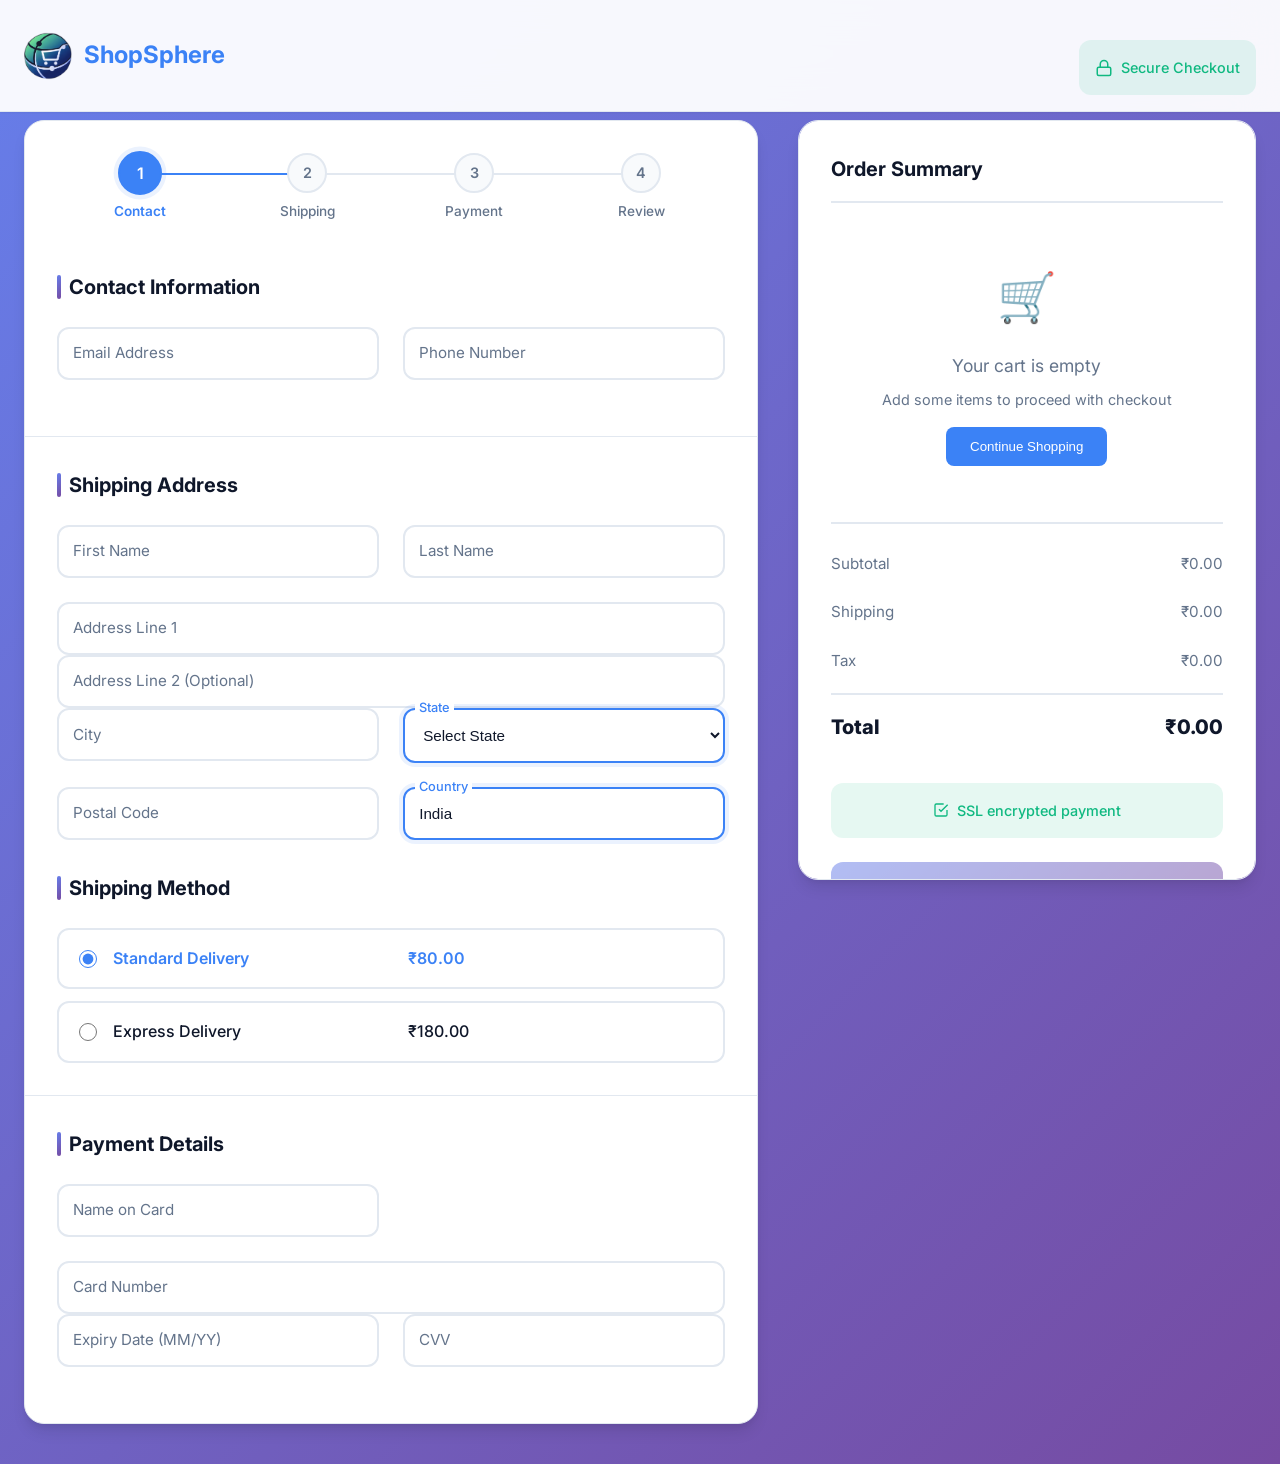
<file: checkout.html>
<!DOCTYPE html>
<html lang="en">
<head>
    <meta charset="UTF-8">
    <meta name="viewport" content="width=device-width, initial-scale=1.0">
    
    <!-- Primary Meta Tags -->
    <title>Secure Checkout - ShopSphere | Complete Your Purchase Safely</title>
    <meta name="title" content="Secure Checkout - ShopSphere | Complete Your Purchase Safely">
    <meta name="description" content="Complete your purchase securely at ShopSphere. Fast, safe, and easy checkout process with multiple payment options. Shop premium products with confidence.">
    <meta name="keywords" content="checkout, secure payment, online shopping, e-commerce, ShopSphere, buy online, secure checkout, payment processing">
    <meta name="author" content="ShopSphere">
    <meta name="robots" content="index, follow">
    <meta name="language" content="English">
    <meta name="revisit-after" content="7 days">
    
    <!-- Open Graph / Facebook -->
    <meta property="og:type" content="website">
    <meta property="og:url" content="https://shopsphere.com/checkout.html">
    <meta property="og:title" content="Secure Checkout - ShopSphere | Complete Your Purchase Safely">
    <meta property="og:description" content="Complete your purchase securely at ShopSphere. Fast, safe, and easy checkout process with multiple payment options.">
    <meta property="og:image" content="https://shopsphere.com/images/og-checkout.jpg">
    <meta property="og:site_name" content="ShopSphere">
    <meta property="og:locale" content="en_US">
    
    <!-- Twitter -->
    <meta property="twitter:card" content="summary_large_image">
    <meta property="twitter:url" content="https://shopsphere.com/checkout.html">
    <meta property="twitter:title" content="Secure Checkout - ShopSphere | Complete Your Purchase Safely">
    <meta property="twitter:description" content="Complete your purchase securely at ShopSphere. Fast, safe, and easy checkout process with multiple payment options.">
    <meta property="twitter:image" content="https://shopsphere.com/images/twitter-checkout.jpg">
    <meta property="twitter:site" content="@ShopSphere">
    <meta property="twitter:creator" content="@ShopSphere">
    
    <!-- Additional SEO Meta Tags -->
    <meta name="theme-color" content="#6366f1">
    <meta name="msapplication-TileColor" content="#6366f1">
    <meta name="application-name" content="ShopSphere">
    <meta name="apple-mobile-web-app-title" content="ShopSphere">
    <meta name="apple-mobile-web-app-capable" content="yes">
    <meta name="apple-mobile-web-app-status-bar-style" content="default">
    <meta name="mobile-web-app-capable" content="yes">
    <meta name="format-detection" content="telephone=no">
    
    <!-- Canonical URL -->
    <link rel="canonical" href="https://shopsphere.com/checkout.html">
    
    <!-- Favicon and App Icons -->
    <link rel="icon" type="image/png" href="images/logo/Picsart_26-02-11_17-00-14-844.png">
    <link rel="apple-touch-icon" href="images/logo/Picsart_26-02-11_17-00-14-844.png">
    <link rel="shortcut icon" href="images/logo/Picsart_26-02-11_17-00-14-844.png">
    
    <!-- Preconnect for Performance -->
    <link rel="preconnect" href="https://fonts.googleapis.com">
    <link rel="preconnect" href="https://fonts.gstatic.com" crossorigin>
    
    <!-- DNS Prefetch -->
    <link rel="dns-prefetch" href="//fonts.googleapis.com">
    <link rel="dns-prefetch" href="//www.google-analytics.com">
    
    <!-- Structured Data (JSON-LD) -->
    <script type="application/ld+json">
    {
      "@context": "https://schema.org",
      "@type": "WebPage",
      "name": "Secure Checkout - ShopSphere",
      "description": "Complete your purchase securely at ShopSphere. Fast, safe, and easy checkout process with multiple payment options.",
      "url": "https://shopsphere.com/checkout.html",
      "isPartOf": {
        "@type": "WebSite",
        "name": "ShopSphere",
        "url": "https://shopsphere.com"
      },
      "mainEntity": {
        "@type": "CheckoutPage",
        "name": "ShopSphere Secure Checkout",
        "description": "Secure checkout process for ShopSphere e-commerce platform"
      },
      "potentialAction": {
        "@type": "OrderAction",
        "target": "https://shopsphere.com/checkout.html",
        "name": "Complete Purchase"
      }
    }
    </script>
    <link href="https://fonts.googleapis.com/css2?family=Inter:wght@300;400;500;600;700;800&display=swap" rel="stylesheet">
    <style>
    :root {
      --ck-bg: #ffffff;
      --ck-panel: #f8fafc;
      --ck-border: #e2e8f0;
      --ck-text: #0f172a;
      --ck-muted: #64748b;
      --ck-primary: #3b82f6;
      --ck-primary-dark: #2563eb;
      --ck-success: #10b981;
      --ck-danger: #ef4444;
      --ck-warning: #f59e0b;
      --ck-gradient: linear-gradient(135deg, #667eea 0%, #764ba2 100%);
      --ck-shadow-sm: 0 1px 2px 0 rgba(0, 0, 0, 0.05);
      --ck-shadow: 0 4px 6px -1px rgba(0, 0, 0, 0.1), 0 2px 4px -1px rgba(0, 0, 0, 0.06);
      --ck-shadow-lg: 0 10px 15px -3px rgba(0, 0, 0, 0.1), 0 4px 6px -2px rgba(0, 0, 0, 0.05);
      --ck-shadow-xl: 0 20px 25px -5px rgba(0, 0, 0, 0.1), 0 10px 10px -5px rgba(0, 0, 0, 0.04);
    }
    * {
      margin: 0;
      padding: 0;
      box-sizing: border-box;
    }

    body {
      font-family: 'Inter', -apple-system, BlinkMacSystemFont, sans-serif;
      background: var(--ck-gradient);
      color: var(--ck-text);
      line-height: 1.6;
      min-height: 100vh;
    }

    /* Header */
    .checkout-header {
  position: fixed;
  top: 0;
  left: 0;
  right: 0;
  background: rgba(255, 255, 255, 0.95);
  backdrop-filter: blur(20px);
  border-bottom: 1px solid var(--ck-border);
  z-index: 1000;
  box-shadow: var(--ck-shadow-sm);
}

.checkout-header .nav-container {
  max-width: 1280px;
  margin: 0 auto;
  padding: 1rem 1.5rem;
  display: flex;
  align-items: center;
  justify-content: space-between;
}

.checkout-header .logo {
  display: flex;
  align-items: center;
  gap: 0.75rem;
  font-weight: 700;
  font-size: 1.5rem;
  color: var(--ck-primary);
  text-decoration: none;
  transition: transform 0.2s ease;
}

.checkout-header .logo:hover {
  transform: translateY(-1px);
}

.checkout-header .logo-img {
  height: 48px;
  width: auto;
  display: block;
  border-radius: 12px;
}

.checkout-header .logo-text {
  font-weight: 700;
  color: var(--ck-primary);
}

.checkout-container {
  max-width: 1280px;
  margin: 120px auto 40px;
  padding: 0 1.5rem;
  display: grid;
  grid-template-columns: 1.6fr 1fr;
  gap: 2.5rem;
  animation: fadeInUp 0.6s ease-out;
}

@keyframes fadeInUp {
  from {
    opacity: 0;
    transform: translateY(20px);
  }
  to {
    opacity: 1;
    transform: translateY(0);
  }
}

.ck-card {
  background: var(--ck-bg);
  border: 1px solid var(--ck-border);
  border-radius: 20px;
  box-shadow: var(--ck-shadow-lg);
  overflow: hidden;
  transition: transform 0.3s ease, box-shadow 0.3s ease;
}

.ck-card:hover {
  transform: translateY(-2px);
  box-shadow: var(--ck-shadow-xl);
}

/* Modern Progress Indicator */
.progress-indicator {
  display: flex;
  justify-content: space-between;
  align-items: center;
  padding: 2rem 2rem 1rem;
  position: relative;
}

.progress-step {
  display: flex;
  flex-direction: column;
  align-items: center;
  flex: 1;
  position: relative;
  z-index: 2;
}

.progress-step::before {
  content: '';
  position: absolute;
  top: 20px;
  left: 50%;
  right: -50%;
  height: 2px;
  background: var(--ck-border);
  z-index: -1;
}

.progress-step:last-child::before {
  display: none;
}

.progress-step.active::before {
  background: var(--ck-primary);
}

.progress-circle {
  width: 40px;
  height: 40px;
  border-radius: 50%;
  background: var(--ck-panel);
  border: 2px solid var(--ck-border);
  display: flex;
  align-items: center;
  justify-content: center;
  font-weight: 600;
  font-size: 0.9rem;
  color: var(--ck-muted);
  transition: all 0.3s ease;
  margin-bottom: 0.5rem;
}

.progress-step.active .progress-circle {
  background: var(--ck-primary);
  border-color: var(--ck-primary);
  color: white;
  transform: scale(1.1);
  box-shadow: 0 0 0 4px rgba(59, 130, 246, 0.1);
}

.progress-step.completed .progress-circle {
  background: var(--ck-success);
  border-color: var(--ck-success);
  color: white;
}

.progress-label {
  font-size: 0.85rem;
  font-weight: 500;
  color: var(--ck-muted);
  text-align: center;
}

.progress-step.active .progress-label {
  color: var(--ck-primary);
  font-weight: 600;
}

.progress-step.completed .progress-label {
  color: var(--ck-success);
}

.ck-section {
  padding: 2rem;
  border-bottom: 1px solid var(--ck-border);
  position: relative;
}

.ck-section:last-child {
  border-bottom: none;
}

.ck-title {
  font-size: 1.25rem;
  font-weight: 700;
  color: var(--ck-text);
  margin-bottom: 1.5rem;
  display: flex;
  align-items: center;
  gap: 0.5rem;
}

.ck-title::before {
  content: '';
  width: 4px;
  height: 24px;
  background: var(--ck-gradient);
  border-radius: 2px;
}

.ck-row {
  display: grid;
  grid-template-columns: 1fr 1fr;
  gap: 1.5rem;
  margin-bottom: 1.5rem;
}

.ck-input {
  position: relative;
}

/* Floating Label Inputs */
.floating-label {
  position: relative;
}

.floating-label input,
.floating-label select {
  width: 100%;
  border: 2px solid var(--ck-border);
  border-radius: 12px;
  padding: 1rem 0.9rem;
  font-size: 0.95rem;
  color: var(--ck-text);
  background: var(--ck-bg);
  outline: none;
  transition: all 0.3s ease;
}

.floating-label label {
  position: absolute;
  left: 12px;
  top: 50%;
  transform: translateY(-50%);
  font-size: 0.95rem;
  color: var(--ck-muted);
  pointer-events: none;
  transition: all 0.3s ease;
  background: var(--ck-bg);
  padding: 0 4px;
}

.floating-label input:focus,
.floating-label select:focus,
.floating-label input:not(:placeholder-shown),
.floating-label select:valid {
  border-color: var(--ck-primary);
  box-shadow: 0 0 0 4px rgba(59, 130, 246, 0.1);
}

.floating-label input:focus + label,
.floating-label input:not(:placeholder-shown) + label,
.floating-label select:focus + label,
.floating-label select:valid + label {
  top: 0;
  font-size: 0.8rem;
  color: var(--ck-primary);
  font-weight: 500;
}

.floating-label input.error,
.floating-label select.error {
  border-color: var(--ck-danger);
  box-shadow: 0 0 0 4px rgba(239, 68, 68, 0.1);
}

.floating-label input.error + label,
.floating-label select.error + label {
  color: var(--ck-danger);
}

.floating-label input.success,
.floating-label select.success {
  border-color: var(--ck-success);
  box-shadow: 0 0 0 4px rgba(16, 185, 129, 0.1);
}

.ck-error {
  position: absolute;
  bottom: -20px;
  left: 12px;
  font-size: 0.8rem;
  color: var(--ck-danger);
  font-weight: 500;
  opacity: 0;
  transform: translateY(-5px);
  transition: all 0.3s ease;
}

.ck-error.show {
  opacity: 1;
  transform: translateY(0);
}

/* Radio Buttons */
.ck-radio {
  display: flex;
  flex-direction: column;
  gap: 0.75rem;
}

.option {
  display: flex;
  align-items: center;
  padding: 1rem 1.25rem;
  border: 2px solid var(--ck-border);
  border-radius: 12px;
  cursor: pointer;
  transition: all 0.3s ease;
  background: var(--ck-bg);
}

.option:hover {
  border-color: var(--ck-primary);
  background: rgba(59, 130, 246, 0.02);
}

.option input[type="radio"] {
  margin-right: 1rem;
  width: 18px;
  height: 18px;
  accent-color: var(--ck-primary);
}

.option input[type="radio"]:checked + span {
  color: var(--ck-primary);
  font-weight: 600;
}

.option input[type="radio"]:checked ~ .option-price {
  color: var(--ck-primary);
  font-weight: 600;
}

.option span {
  flex: 1;
  font-weight: 500;
  color: var(--ck-text);
}

.option-price {
  font-weight: 600;
  color: var(--ck-muted);
}

/* Order Summary */
.summary-card {
  background: var(--ck-bg);
  border: 1px solid var(--ck-border);
  border-radius: 20px;
  padding: 2rem;
  box-shadow: var(--ck-shadow-lg);
  position: sticky;
  top: 120px;
  max-height: calc(100vh - 140px);
  overflow-y: auto;
  transition: transform 0.3s ease, box-shadow 0.3s ease;
}

.summary-card:hover {
  transform: translateY(-2px);
  box-shadow: var(--ck-shadow-xl);
}

.summary-title {
  font-size: 1.25rem;
  font-weight: 700;
  color: var(--ck-text);
  margin-bottom: 1.5rem;
  padding-bottom: 1rem;
  border-bottom: 2px solid var(--ck-border);
}

.summary-items {
  max-height: 300px;
  overflow-y: auto;
  margin-bottom: 1.5rem;
}

.summary-item {
  display: flex;
  align-items: center;
  padding: 1rem;
  border-radius: 12px;
  background: var(--ck-panel);
  margin-bottom: 0.75rem;
  transition: all 0.3s ease;
}

.summary-item:hover {
  background: rgba(59, 130, 246, 0.05);
  transform: translateX(4px);
}

.summary-item img {
  width: 60px;
  height: 60px;
  object-fit: cover;
  border-radius: 8px;
  margin-right: 1rem;
}

.summary-meta {
  flex: 1;
}

.summary-meta div {
  font-weight: 500;
  color: var(--ck-text);
  margin-bottom: 0.25rem;
}

.summary-price {
  color: var(--ck-muted);
  font-size: 0.9rem;
}

.summary-totals {
  border-top: 2px solid var(--ck-border);
  padding-top: 1rem;
}

.summary-line {
  display: flex;
  justify-content: space-between;
  align-items: center;
  padding: 0.75rem 0;
  color: var(--ck-muted);
  font-size: 0.95rem;
}

.summary-total {
  display: flex;
  justify-content: space-between;
  align-items: center;
  font-weight: 800;
  font-size: 1.25rem;
  color: var(--ck-text);
  padding: 1rem 0;
  border-top: 2px solid var(--ck-border);
  margin-top: 0.5rem;
}

.secure-row {
  display: flex;
  align-items: center;
  justify-content: center;
  gap: 0.5rem;
  margin-top: 1.5rem;
  padding: 1rem;
  background: rgba(16, 185, 129, 0.1);
  border-radius: 12px;
  color: var(--ck-success);
  font-size: 0.9rem;
  font-weight: 500;
}

/* Place Order Button */
.place-order {
  width: 100%;
  margin-top: 1.5rem;
  padding: 1.25rem;
  background: var(--ck-gradient);
  color: white;
  border: none;
  border-radius: 12px;
  font-size: 1.1rem;
  font-weight: 700;
  cursor: pointer;
  transition: all 0.3s ease;
  position: relative;
  overflow: hidden;
}

.place-order::before {
  content: '';
  position: absolute;
  top: 0;
  left: -100%;
  width: 100%;
  height: 100%;
  background: linear-gradient(90deg, transparent, rgba(255, 255, 255, 0.2), transparent);
  transition: left 0.5s ease;
}

.place-order:hover::before {
  left: 100%;
}

.place-order:hover {
  transform: translateY(-2px);
  box-shadow: 0 8px 24px rgba(59, 130, 246, 0.3);
}

.place-order:active {
  transform: translateY(0);
}

.place-order.loading {
  opacity: 0.7;
  pointer-events: none;
}

.place-order.loading::after {
  content: '';
  position: absolute;
  top: 50%;
  left: 50%;
  width: 20px;
  height: 20px;
  margin: -10px 0 0 -10px;
  border: 2px solid rgba(255, 255, 255, 0.3);
  border-top: 2px solid white;
  border-radius: 50%;
  animation: spin 1s linear infinite;
}

@keyframes spin {
  0% { transform: rotate(0deg); }
  100% { transform: rotate(360deg); }
}

.order-status {
  text-align: center;
  margin-top: 1rem;
  font-weight: 500;
  font-size: 0.95rem;
  padding: 0.75rem;
  border-radius: 8px;
  transition: all 0.3s ease;
}

.order-status.success {
  background: rgba(16, 185, 129, 0.1);
  color: var(--ck-success);
}

.order-status.error {
  background: rgba(239, 68, 68, 0.1);
  color: var(--ck-danger);
}

@keyframes spin {
  0% { transform: rotate(0deg); }
  100% { transform: rotate(360deg); }
}

/* Responsive Design */
@media (max-width: 1024px) {
  .checkout-container {
    grid-template-columns: 1fr;
    gap: 2rem;
  }
  
  .summary-card {
    position: relative;
    top: 0;
    max-height: none;
  }
  
  .progress-indicator {
    padding: 1.5rem 1rem;
  }
  
  .progress-label {
    font-size: 0.75rem;
  }
  
  .ck-row {
    grid-template-columns: 1fr;
    gap: 1rem;
  }
}

@media (max-width: 640px) {
  .checkout-header .nav-container {
    padding: 0.75rem 1rem;
  }
  
  .checkout-header .logo {
    font-size: 1.25rem;
  }
  
  .checkout-header .logo-img {
    height: 36px;
  }
  
  .checkout-container {
    margin: 100px auto 30px;
    padding: 0 1rem;
  }
  
  .ck-section {
    padding: 1.5rem;
  }
  
  .summary-card {
    padding: 1.5rem;
  }
  
  .progress-circle {
    width: 32px;
    height: 32px;
    font-size: 0.8rem;
  }
  
  .progress-label {
    font-size: 0.7rem;
  }
  
  .place-order {
    padding: 1rem;
    font-size: 1rem;
  }
}

/* Animations */
@keyframes slideIn {
  from { transform: translateX(100%); opacity: 0; }
  to { transform: translateX(0); opacity: 1; }
}

@keyframes slideOut {
  from { transform: translateX(0); opacity: 1; }
  to { transform: translateX(100%); opacity: 0; }
}

@keyframes fadeIn {
  from { opacity: 0; }
  to { opacity: 1; }
}

@keyframes pulse {
  0%, 100% { transform: scale(1); }
  50% { transform: scale(1.05); }
}

/* Scrollbar Styling */
.summary-items::-webkit-scrollbar {
  width: 6px;
}

.summary-items::-webkit-scrollbar-track {
  background: var(--ck-panel);
  border-radius: 3px;
}

.summary-items::-webkit-scrollbar-thumb {
  background: var(--ck-border);
  border-radius: 3px;
}

.summary-items::-webkit-scrollbar-thumb:hover {
  background: var(--ck-muted);
}
</style>
<style>
.order-modal {
  position: fixed;
  inset: 0;
  background: rgba(0,0,0,0.6);
  display: none;
  align-items: center;
  justify-content: center;
  z-index: 2000;
}
.order-modal.active {
  display: flex;
}
.order-card {
  background: var(--ck-bg);
  border: 1px solid var(--ck-border);
  border-radius: 16px;
  width: min(520px, 92vw);
  padding: 1.5rem;
  box-shadow: 0 12px 40px rgba(16,24,40,0.12);
  text-align: center;
}
.order-icon {
  width: 64px;
  height: 64px;
  border-radius: 50%;
  display: grid;
  place-items: center;
  margin: 0 auto 0.75rem;
  background: linear-gradient(135deg, #10b981, #059669);
  color: #fff;
  font-size: 1.5rem;
  box-shadow: 0 10px 24px rgba(16,185,129,0.35);
}
.order-id {
  margin-top: 0.5rem;
  color: var(--ck-muted);
  font-size: 0.9rem;
}
.order-total {
  margin-top: 0.5rem;
  font-weight: 800;
  font-size: 1.1rem;
}
.order-actions {
  display: flex;
  gap: 0.75rem;
  justify-content: center;
  margin-top: 1rem;
}
.order-btn {
  padding: 0.8rem 1.25rem;
  border-radius: 12px;
  border: 1px solid var(--ck-border);
  cursor: pointer;
  font-weight: 700;
  background: var(--ck-primary);
  color: #fff;
}
.order-btn.secondary {
  background: var(--ck-bg);
  color: var(--ck-text);
}
</style>
</style>
</head>
<body>
<header class="checkout-header">
  <div class="nav-container">
    <a href="index.html" class="logo">
      <img class="logo-img" src="images/logo/Picsart_26-02-11_17-00-14-844.png" alt="ShopSphere logo">
      <span class="logo-text">ShopSphere</span>
    </a>
    <div class="secure-row">
      <svg width="18" height="18" viewBox="0 0 24 24" fill="none" stroke="currentColor" stroke-width="2"><rect x="3" y="11" width="18" height="11" rx="2" ry="2"></rect><path d="M7 11V7a5 5 0 0 1 10 0v4"></path></svg>
      <span>Secure Checkout</span>
    </div>
  </div>
</header>

<main class="checkout-container">
  <section class="ck-card">
    <!-- Modern Progress Indicator -->
    <div class="progress-indicator">
      <div class="progress-step active" id="progress-contact">
        <div class="progress-circle">1</div>
        <div class="progress-label">Contact</div>
      </div>
      <div class="progress-step" id="progress-shipping">
        <div class="progress-circle">2</div>
        <div class="progress-label">Shipping</div>
      </div>
      <div class="progress-step" id="progress-payment">
        <div class="progress-circle">3</div>
        <div class="progress-label">Payment</div>
      </div>
      <div class="progress-step" id="progress-review">
        <div class="progress-circle">4</div>
        <div class="progress-label">Review</div>
      </div>
    </div>

    <div class="ck-section" id="section-contact">
      <div class="ck-title">Contact Information</div>
      <div class="ck-row">
        <div class="floating-label">
          <input id="email" type="email" placeholder=" ">
          <label for="email">Email Address</label>
          <div class="ck-error" id="emailError"></div>
        </div>
        <div class="floating-label">
          <input id="phone" type="tel" placeholder=" ">
          <label for="phone">Phone Number</label>
          <div class="ck-error" id="phoneError"></div>
        </div>
      </div>
    </div>

    <div class="ck-section" id="section-shipping">
      <div class="ck-title">Shipping Address</div>
      <div class="ck-row">
        <div class="floating-label">
          <input id="firstName" type="text" placeholder=" ">
          <label for="firstName">First Name</label>
          <div class="ck-error" id="firstNameError"></div>
        </div>
        <div class="floating-label">
          <input id="lastName" type="text" placeholder=" ">
          <label for="lastName">Last Name</label>
          <div class="ck-error" id="lastNameError"></div>
        </div>
      </div>
      <div class="floating-label">
        <input id="address1" type="text" placeholder=" ">
        <label for="address1">Address Line 1</label>
        <div class="ck-error" id="address1Error"></div>
      </div>
      <div class="floating-label">
        <input id="address2" type="text" placeholder=" ">
        <label for="address2">Address Line 2 (Optional)</label>
      </div>
      <div class="ck-row">
        <div class="floating-label">
          <input id="city" type="text" placeholder=" ">
          <label for="city">City</label>
          <div class="ck-error" id="cityError"></div>
        </div>
        <div class="floating-label">
          <select id="state">
            <option value="">Select State</option>
            <option value="Maharashtra">Maharashtra</option>
            <option value="Karnataka">Karnataka</option>
            <option value="Delhi">Delhi</option>
            <option value="Gujarat">Gujarat</option>
            <option value="Tamil Nadu">Tamil Nadu</option>
          </select>
          <label for="state">State</label>
          <div class="ck-error" id="stateError"></div>
        </div>
      </div>
      <div class="ck-row">
        <div class="floating-label">
          <input id="zip" type="text" placeholder=" ">
          <label for="zip">Postal Code</label>
          <div class="ck-error" id="zipError"></div>
        </div>
        <div class="floating-label">
          <input id="country" type="text" value="India" readonly>
          <label for="country">Country</label>
        </div>
      </div>
      
      <div class="ck-title" style="margin-top: 2rem;">Shipping Method</div>
      <div class="ck-radio">
        <label class="option">
          <input type="radio" name="ship" value="standard" checked>
          <span>Standard Delivery</span>
          <span class="option-price">₹80.00</span>
        </label>
        <label class="option">
          <input type="radio" name="ship" value="express">
          <span>Express Delivery</span>
          <span class="option-price">₹180.00</span>
        </label>
      </div>
    </div>

    <div class="ck-section" id="section-payment">
      <div class="ck-title">Payment Details</div>
      <div class="ck-row">
        <div class="floating-label">
          <input id="cardName" type="text" placeholder=" ">
          <label for="cardName">Name on Card</label>
          <div class="ck-error" id="cardNameError"></div>
        </div>
      </div>
      <div class="floating-label">
        <input id="cardNumber" type="text" placeholder=" ">
        <label for="cardNumber">Card Number</label>
        <div class="ck-error" id="cardNumberError"></div>
      </div>
      <div class="ck-row">
        <div class="floating-label">
          <input id="expiry" type="text" placeholder=" ">
          <label for="expiry">Expiry Date (MM/YY)</label>
          <div class="ck-error" id="expiryError"></div>
        </div>
        <div class="floating-label">
          <input id="cvv" type="text" placeholder=" ">
          <label for="cvv">CVV</label>
          <div class="ck-error" id="cvvError"></div>
        </div>
      </div>
    </div>
  </section>

  <aside class="summary-card">
    <div class="summary-title">Order Summary</div>
    <div class="summary-items" id="summaryItems"></div>
    <div class="summary-totals">
      <div class="summary-line"><span>Subtotal</span><span id="subtotal">₹0.00</span></div>
      <div class="summary-line"><span>Shipping</span><span id="shipping">₹0.00</span></div>
      <div class="summary-line"><span>Tax</span><span id="tax">₹0.00</span></div>
      <div class="summary-total"><span>Total</span><span id="total">₹0.00</span></div>
    </div>
    <div class="secure-row">
      <svg width="16" height="16" viewBox="0 0 24 24" fill="none" stroke="currentColor" stroke-width="2"><path d="M9 11l3 3L22 4"></path><path d="M21 12v7a2 2 0 0 1-2 2H5a2 2 0 0 1-2-2V5a2 2 0 0 1 2-2h11"></path></svg>
      <span>SSL encrypted payment</span>
    </div>
    <button class="place-order" id="placeOrderBtn">Place Order</button>
    <div class="order-status" id="orderStatus"></div>
  </aside>
</main>
<div class="order-modal" id="orderModal">
  <div class="order-card">
    <div class="order-icon">✓</div>
    <div class="ck-title">Order Placed</div>
    <div class="order-id" id="orderId"></div>
    <div class="order-total">Total: <span id="orderTotal">₹0.00</span></div>
    <div class="order-actions">
      <button class="order-btn" id="orderHomeBtn">Continue Shopping</button>
      <button class="order-btn secondary" id="orderCloseBtn">Close</button>
    </div>
  </div>
</div>
<script src="js/checkout.js"></script>
</body>
</html>
</file>
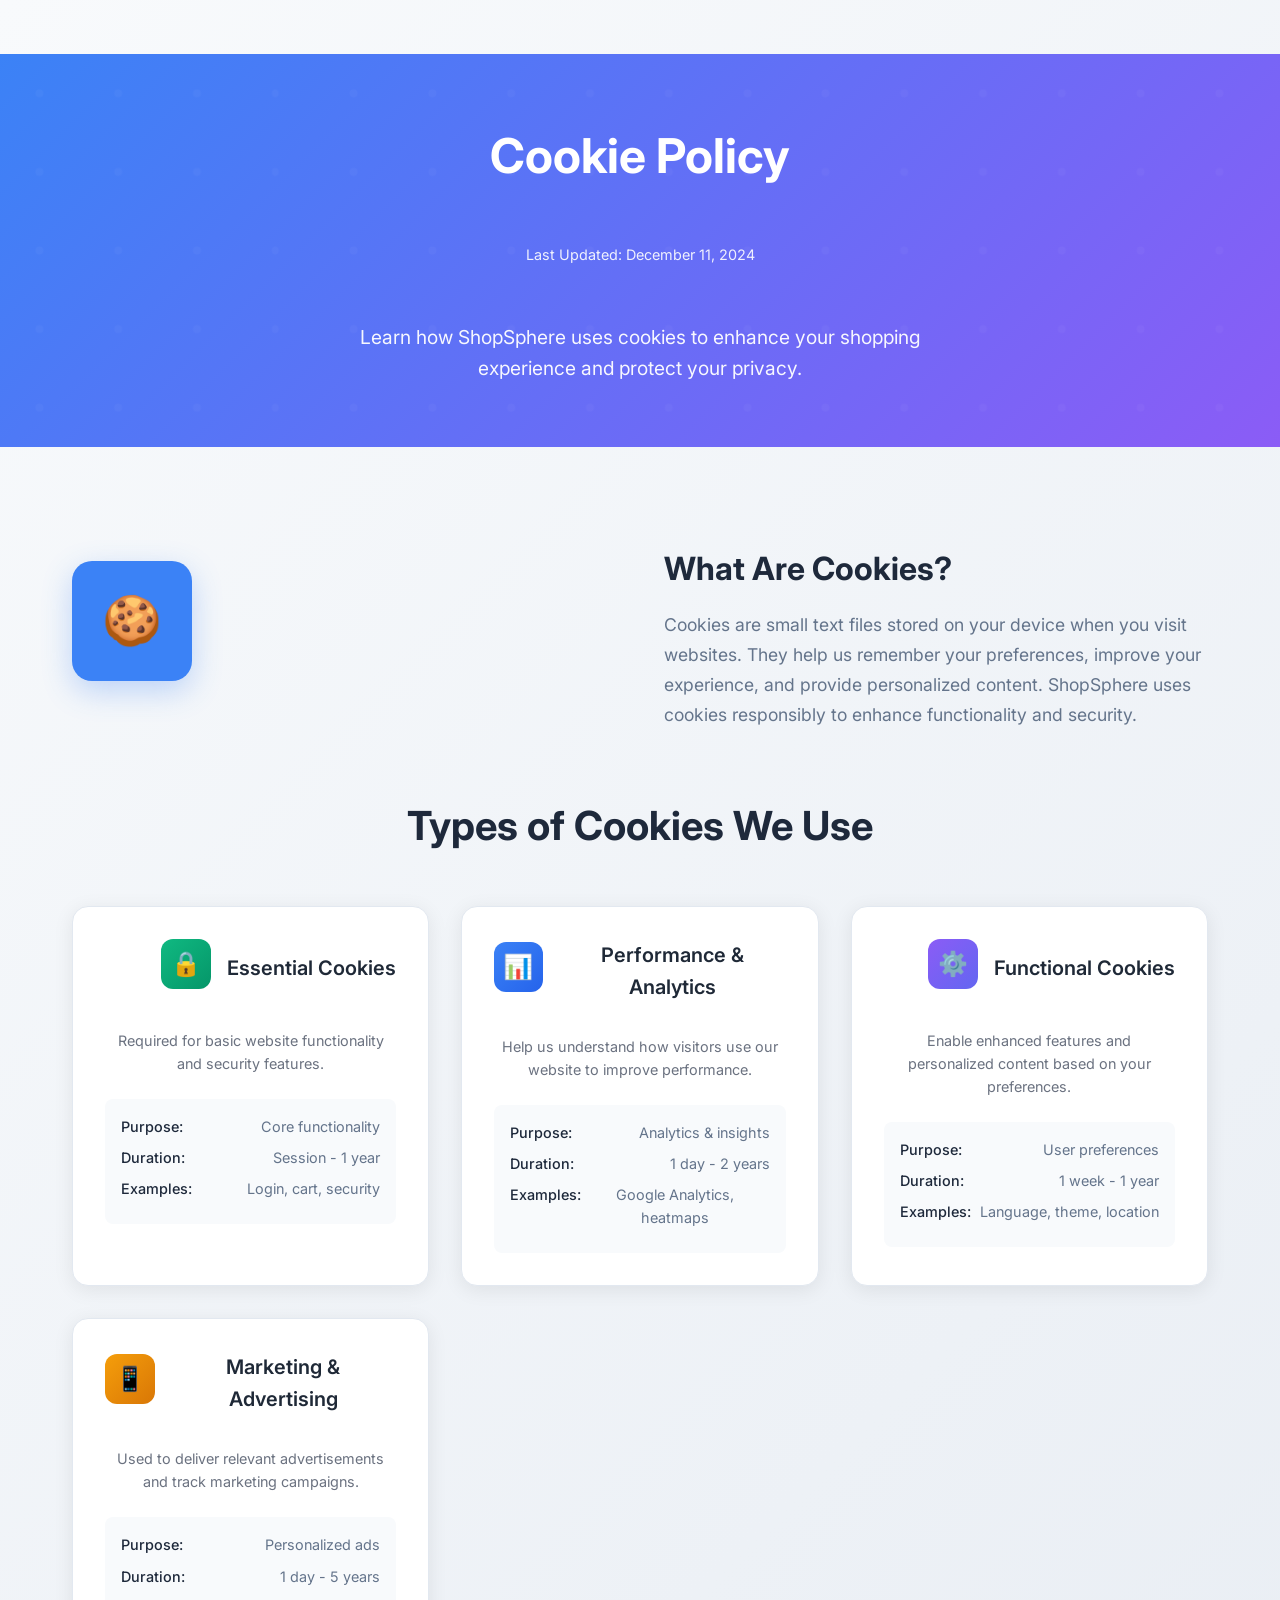
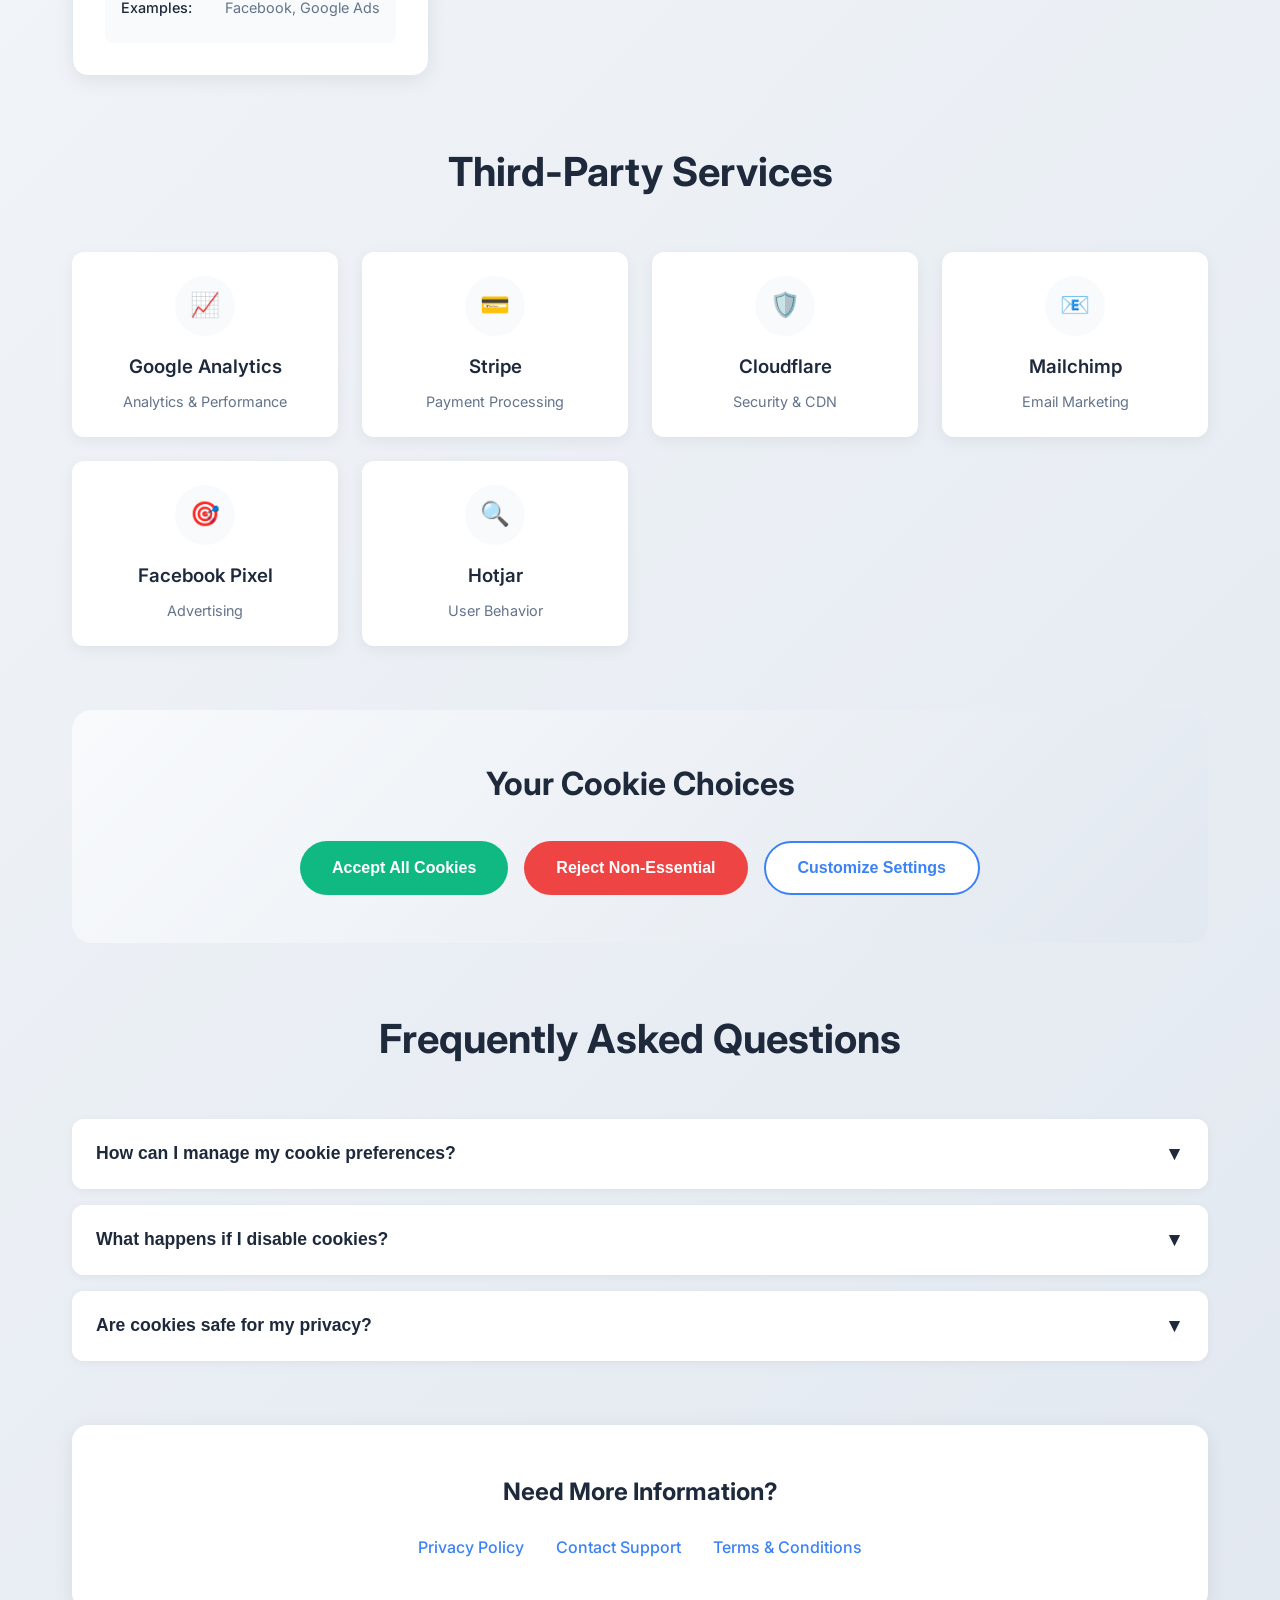
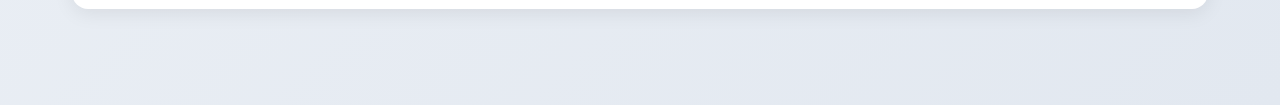
<file: cookie-policy.html>
<!DOCTYPE html>
<html lang="en">
<head>
    <meta charset="UTF-8">
    <meta name="viewport" content="width=device-width, initial-scale=1.0">
    <title>Cookie Policy - ShopSphere</title>
    <link rel="stylesheet" href="css/styles.css">
    <link rel="icon" type="image/png" href="images/logo/Picsart_26-02-11_17-00-14-844.png">
    <link href="https://fonts.googleapis.com/css2?family=Inter:wght@300;400;500;600;700&display=swap" rel="stylesheet">
    <style>
        :root {
            --cookie-bg: #ffffff;
            --cookie-panel: #f8fafc;
            --cookie-border: #e2e8f0;
            --cookie-text: #1e293b;
            --cookie-muted: #64748b;
            --cookie-primary: #3b82f6;
            --cookie-secondary: #8b5cf6;
            --cookie-success: #10b981;
            --cookie-warning: #f59e0b;
            --cookie-danger: #ef4444;
        }

        * {
            margin: 0;
            padding: 0;
            box-sizing: border-box;
        }

        body {
            font-family: 'Inter', -apple-system, BlinkMacSystemFont, sans-serif;
            background: linear-gradient(135deg, #f8fafc 0%, #e2e8f0 100%);
            color: var(--cookie-text);
            line-height: 1.6;
        }

        /* Hero Section */
        .hero {
            background: linear-gradient(135deg, #3b82f6 0%, #8b5cf6 100%);
            padding: 4rem 2rem;
            text-align: center;
            color: white;
            position: relative;
            overflow: hidden;
        }

        .hero::before {
            content: '';
            position: absolute;
            top: 0;
            left: 0;
            right: 0;
            bottom: 0;
            background: url('data:image/svg+xml,<svg xmlns="http://www.w3.org/2000/svg" viewBox="0 0 100 100"><defs><pattern id="dots" width="20" height="20" patternUnits="userSpaceOnUse"><circle cx="10" cy="10" r="1" fill="rgba(255,255,255,0.1)"/></pattern></defs><rect width="100" height="100" fill="url(%23dots)"/></svg>');
            opacity: 0.3;
        }

        .hero-content {
            position: relative;
            z-index: 1;
            max-width: 800px;
            margin: 0 auto;
        }

        .hero h1 {
            font-size: 3rem;
            font-weight: 700;
            margin-bottom: 1rem;
            animation: fadeInUp 0.8s ease-out;
        }

        .hero-date {
            font-size: 0.9rem;
            opacity: 0.9;
            margin-bottom: 1.5rem;
            animation: fadeInUp 0.8s ease-out 0.2s;
        }

        .hero p {
            font-size: 1.2rem;
            opacity: 0.95;
            max-width: 600px;
            margin: 0 auto;
            animation: fadeInUp 0.8s ease-out 0.4s;
        }

        @keyframes fadeInUp {
            from {
                opacity: 0;
                transform: translateY(20px);
            }
            to {
                opacity: 1;
                transform: translateY(0);
            }
        }

        /* Container */
        .container {
            max-width: 1200px;
            margin: 0 auto;
            padding: 2rem;
        }

        /* What Are Cookies Section */
        .what-are-cookies {
            display: grid;
            grid-template-columns: 1fr 1fr;
            gap: 3rem;
            margin: 4rem 0;
            align-items: center;
        }

        .cookie-icon {
            width: 120px;
            height: 120px;
            background: var(--cookie-primary);
            border-radius: 20px;
            display: flex;
            align-items: center;
            justify-content: center;
            font-size: 3rem;
            color: white;
            margin-bottom: 2rem;
            box-shadow: 0 10px 30px rgba(59, 130, 246, 0.3);
            animation: float 3s ease-in-out infinite;
        }

        @keyframes float {
            0%, 100% { transform: translateY(0); }
            50% { transform: translateY(-10px); }
        }

        .cookie-text h2 {
            font-size: 2rem;
            font-weight: 700;
            color: var(--cookie-text);
            margin-bottom: 1rem;
        }

        .cookie-text p {
            color: var(--cookie-muted);
            font-size: 1.1rem;
            line-height: 1.7;
        }

        /* Cookie Categories */
        .cookie-categories {
            margin: 4rem 0;
        }

        .section-title {
            text-align: center;
            font-size: 2.5rem;
            font-weight: 700;
            color: var(--cookie-text);
            margin-bottom: 3rem;
        }

        .categories-grid {
            display: grid;
            grid-template-columns: repeat(auto-fit, minmax(280px, 1fr));
            gap: 2rem;
        }

        .category-card {
            background: white;
            border-radius: 16px;
            padding: 2rem;
            box-shadow: 0 4px 20px rgba(0, 0, 0, 0.08);
            transition: all 0.3s ease;
            border: 1px solid var(--cookie-border);
        }

        .category-card:hover {
            transform: translateY(-5px);
            box-shadow: 0 8px 30px rgba(0, 0, 0, 0.12);
        }

        .category-header {
            display: flex;
            align-items: center;
            margin-bottom: 1.5rem;
        }

        .category-icon {
            width: 50px;
            height: 50px;
            border-radius: 12px;
            display: flex;
            align-items: center;
            justify-content: center;
            margin-right: 1rem;
            font-size: 1.5rem;
        }

        .essential { background: linear-gradient(135deg, #10b981, #059669); }
        .performance { background: linear-gradient(135deg, #3b82f6, #2563eb); }
        .functional { background: linear-gradient(135deg, #8b5cf6, #6366f1); }
        .marketing { background: linear-gradient(135deg, #f59e0b, #d97706); }

        .category-title {
            font-size: 1.3rem;
            font-weight: 600;
            color: var(--cookie-text);
        }

        .category-description {
            color: var(--cookie-muted);
            margin-bottom: 1.5rem;
            line-height: 1.6;
        }

        .category-details {
            background: var(--cookie-panel);
            padding: 1rem;
            border-radius: 8px;
            font-size: 0.9rem;
        }

        .detail-item {
            display: flex;
            justify-content: space-between;
            margin-bottom: 0.5rem;
        }

        .detail-label {
            font-weight: 500;
            color: var(--cookie-text);
        }

        .detail-value {
            color: var(--cookie-muted);
        }

        /* Third Party Section */
        .third-party {
            margin: 4rem 0;
        }

        .services-grid {
            display: grid;
            grid-template-columns: repeat(auto-fit, minmax(250px, 1fr));
            gap: 1.5rem;
        }

        .service-card {
            background: white;
            border-radius: 12px;
            padding: 1.5rem;
            text-align: center;
            box-shadow: 0 4px 15px rgba(0, 0, 0, 0.06);
            transition: all 0.3s ease;
        }

        .service-card:hover {
            transform: translateY(-3px);
            box-shadow: 0 6px 25px rgba(0, 0, 0, 0.1);
        }

        .service-icon {
            width: 60px;
            height: 60px;
            background: var(--cookie-panel);
            border-radius: 50%;
            display: flex;
            align-items: center;
            justify-content: center;
            margin: 0 auto 1rem;
            font-size: 1.5rem;
        }

        .service-name {
            font-weight: 600;
            color: var(--cookie-text);
            margin-bottom: 0.5rem;
        }

        .service-type {
            color: var(--cookie-muted);
            font-size: 0.9rem;
        }

        /* Cookie Choices Section */
        .cookie-choices {
            background: linear-gradient(135deg, #f8fafc, #e2e8f0);
            padding: 3rem;
            border-radius: 20px;
            margin: 4rem 0;
        }

        .choices-title {
            text-align: center;
            font-size: 2rem;
            font-weight: 700;
            color: var(--cookie-text);
            margin-bottom: 2rem;
        }

        .choice-buttons {
            display: flex;
            gap: 1rem;
            justify-content: center;
            flex-wrap: wrap;
        }

        .choice-btn {
            padding: 1rem 2rem;
            border: none;
            border-radius: 50px;
            font-weight: 600;
            cursor: pointer;
            transition: all 0.3s ease;
            font-size: 1rem;
        }

        .btn-accept {
            background: var(--cookie-success);
            color: white;
        }

        .btn-reject {
            background: var(--cookie-danger);
            color: white;
        }

        .btn-customize {
            background: white;
            color: var(--cookie-primary);
            border: 2px solid var(--cookie-primary);
        }

        .choice-btn:hover {
            transform: translateY(-2px);
            box-shadow: 0 5px 15px rgba(0, 0, 0, 0.2);
        }

        /* FAQ Section */
        .faq-section {
            margin: 4rem 0;
        }

        .faq-item {
            background: white;
            border-radius: 12px;
            margin-bottom: 1rem;
            overflow: hidden;
            box-shadow: 0 2px 10px rgba(0, 0, 0, 0.05);
        }

        .faq-question {
            padding: 1.5rem;
            background: white;
            border: none;
            width: 100%;
            text-align: left;
            font-size: 1.1rem;
            font-weight: 600;
            color: var(--cookie-text);
            cursor: pointer;
            display: flex;
            justify-content: space-between;
            align-items: center;
            transition: background 0.3s ease;
        }

        .faq-question:hover {
            background: var(--cookie-panel);
        }

        .faq-toggle {
            font-size: 1.2rem;
            transition: transform 0.3s ease;
        }

        .faq-question.active .faq-toggle {
            transform: rotate(180deg);
        }

        .faq-answer {
            padding: 0 1.5rem;
            max-height: 0;
            overflow: hidden;
            transition: all 0.3s ease;
        }

        .faq-answer.active {
            padding: 1.5rem;
            max-height: 500px;
        }

        .faq-answer p {
            color: var(--cookie-muted);
            line-height: 1.6;
        }

        /* CTA Section */
        .cta-section {
            text-align: center;
            padding: 3rem;
            background: white;
            border-radius: 16px;
            margin: 4rem 0;
            box-shadow: 0 4px 20px rgba(0, 0, 0, 0.08);
        }

        .cta-title {
            font-size: 1.5rem;
            font-weight: 700;
            color: var(--cookie-text);
            margin-bottom: 1.5rem;
        }

        .cta-links {
            display: flex;
            gap: 2rem;
            justify-content: center;
            flex-wrap: wrap;
        }

        .cta-link {
            color: var(--cookie-primary);
            text-decoration: none;
            font-weight: 500;
            transition: color 0.3s ease;
        }

        .cta-link:hover {
            color: var(--cookie-secondary);
        }

        /* Responsive */
        @media (max-width: 768px) {
            .hero h1 {
                font-size: 2rem;
            }

            .what-are-cookies {
                grid-template-columns: 1fr;
            }

            .choice-buttons {
                flex-direction: column;
            }

            .cta-links {
                flex-direction: column;
                gap: 1rem;
            }
        }
    </style>
</head>
<body>
    <!-- Hero Section -->
    <section class="hero">
        <div class="hero-content">
            <h1>Cookie Policy</h1>
            <div class="hero-date">Last Updated: December 11, 2024</div>
            <p>Learn how ShopSphere uses cookies to enhance your shopping experience and protect your privacy.</p>
        </div>
    </section>

    <div class="container">
        <!-- What Are Cookies Section -->
        <section class="what-are-cookies">
            <div class="cookie-icon">🍪</div>
            <div class="cookie-text">
                <h2>What Are Cookies?</h2>
                <p>Cookies are small text files stored on your device when you visit websites. They help us remember your preferences, improve your experience, and provide personalized content. ShopSphere uses cookies responsibly to enhance functionality and security.</p>
            </div>
        </section>

        <!-- Cookie Categories -->
        <section class="cookie-categories">
            <h2 class="section-title">Types of Cookies We Use</h2>
            <div class="categories-grid">
                <div class="category-card">
                    <div class="category-header">
                        <div class="category-icon essential">🔒</div>
                        <h3 class="category-title">Essential Cookies</h3>
                    </div>
                    <p class="category-description">Required for basic website functionality and security features.</p>
                    <div class="category-details">
                        <div class="detail-item">
                            <span class="detail-label">Purpose:</span>
                            <span class="detail-value">Core functionality</span>
                        </div>
                        <div class="detail-item">
                            <span class="detail-label">Duration:</span>
                            <span class="detail-value">Session - 1 year</span>
                        </div>
                        <div class="detail-item">
                            <span class="detail-label">Examples:</span>
                            <span class="detail-value">Login, cart, security</span>
                        </div>
                    </div>
                </div>

                <div class="category-card">
                    <div class="category-header">
                        <div class="category-icon performance">📊</div>
                        <h3 class="category-title">Performance & Analytics</h3>
                    </div>
                    <p class="category-description">Help us understand how visitors use our website to improve performance.</p>
                    <div class="category-details">
                        <div class="detail-item">
                            <span class="detail-label">Purpose:</span>
                            <span class="detail-value">Analytics & insights</span>
                        </div>
                        <div class="detail-item">
                            <span class="detail-label">Duration:</span>
                            <span class="detail-value">1 day - 2 years</span>
                        </div>
                        <div class="detail-item">
                            <span class="detail-label">Examples:</span>
                            <span class="detail-value">Google Analytics, heatmaps</span>
                        </div>
                    </div>
                </div>

                <div class="category-card">
                    <div class="category-header">
                        <div class="category-icon functional">⚙️</div>
                        <h3 class="category-title">Functional Cookies</h3>
                    </div>
                    <p class="category-description">Enable enhanced features and personalized content based on your preferences.</p>
                    <div class="category-details">
                        <div class="detail-item">
                            <span class="detail-label">Purpose:</span>
                            <span class="detail-value">User preferences</span>
                        </div>
                        <div class="detail-item">
                            <span class="detail-label">Duration:</span>
                            <span class="detail-value">1 week - 1 year</span>
                        </div>
                        <div class="detail-item">
                            <span class="detail-label">Examples:</span>
                            <span class="detail-value">Language, theme, location</span>
                        </div>
                    </div>
                </div>

                <div class="category-card">
                    <div class="category-header">
                        <div class="category-icon marketing">📱</div>
                        <h3 class="category-title">Marketing & Advertising</h3>
                    </div>
                    <p class="category-description">Used to deliver relevant advertisements and track marketing campaigns.</p>
                    <div class="category-details">
                        <div class="detail-item">
                            <span class="detail-label">Purpose:</span>
                            <span class="detail-value">Personalized ads</span>
                        </div>
                        <div class="detail-item">
                            <span class="detail-label">Duration:</span>
                            <span class="detail-value">1 day - 5 years</span>
                        </div>
                        <div class="detail-item">
                            <span class="detail-label">Examples:</span>
                            <span class="detail-value">Facebook, Google Ads</span>
                        </div>
                    </div>
                </div>
            </div>
        </section>

        <!-- Third Party Services -->
        <section class="third-party">
            <h2 class="section-title">Third-Party Services</h2>
            <div class="services-grid">
                <div class="service-card">
                    <div class="service-icon">📈</div>
                    <h3 class="service-name">Google Analytics</h3>
                    <p class="service-type">Analytics & Performance</p>
                </div>
                <div class="service-card">
                    <div class="service-icon">💳</div>
                    <h3 class="service-name">Stripe</h3>
                    <p class="service-type">Payment Processing</p>
                </div>
                <div class="service-card">
                    <div class="service-icon">🛡️</div>
                    <h3 class="service-name">Cloudflare</h3>
                    <p class="service-type">Security & CDN</p>
                </div>
                <div class="service-card">
                    <div class="service-icon">📧</div>
                    <h3 class="service-name">Mailchimp</h3>
                    <p class="service-type">Email Marketing</p>
                </div>
                <div class="service-card">
                    <div class="service-icon">🎯</div>
                    <h3 class="service-name">Facebook Pixel</h3>
                    <p class="service-type">Advertising</p>
                </div>
                <div class="service-card">
                    <div class="service-icon">🔍</div>
                    <h3 class="service-name">Hotjar</h3>
                    <p class="service-type">User Behavior</p>
                </div>
            </div>
        </section>

        <!-- Cookie Choices -->
        <section class="cookie-choices">
            <h2 class="choices-title">Your Cookie Choices</h2>
            <div class="choice-buttons">
                <button class="choice-btn btn-accept">Accept All Cookies</button>
                <button class="choice-btn btn-reject">Reject Non-Essential</button>
                <button class="choice-btn btn-customize">Customize Settings</button>
            </div>
        </section>

        <!-- FAQ Section -->
        <section class="faq-section">
            <h2 class="section-title">Frequently Asked Questions</h2>
            <div class="faq-item">
                <button class="faq-question">
                    How can I manage my cookie preferences?
                    <span class="faq-toggle">▼</span>
                </button>
                <div class="faq-answer">
                    <p>You can manage cookie preferences through our cookie consent banner, browser settings, or by clearing cookies from your device. Most browsers allow you to block or delete cookies.</p>
                </div>
            </div>
            <div class="faq-item">
                <button class="faq-question">
                    What happens if I disable cookies?
                    <span class="faq-toggle">▼</span>
                </button>
                <div class="faq-answer">
                    <p>Disabling cookies may limit website functionality, affect your shopping experience, and prevent personalized content. Essential cookies are required for basic site operation.</p>
                </div>
            </div>
            <div class="faq-item">
                <button class="faq-question">
                    Are cookies safe for my privacy?
                    <span class="faq-toggle">▼</span>
                </button>
                <div class="faq-answer">
                    <p>ShopSphere uses cookies responsibly and follows privacy regulations. We don't store personal information in cookies without your consent and use secure encryption methods.</p>
                </div>
            </div>
        </section>

        <!-- CTA Section -->
        <section class="cta-section">
            <h2 class="cta-title">Need More Information?</h2>
            <div class="cta-links">
                <a href="privacy-policy.html" class="cta-link">Privacy Policy</a>
                <a href="mailto:atharvpote14@gmail.com" class="cta-link">Contact Support</a>
                <a href="terms-conditions.html" class="cta-link">Terms & Conditions</a>
            </div>
        </section>
    </div>

    <script>
        // FAQ Accordion
        document.querySelectorAll('.faq-question').forEach(button => {
            button.addEventListener('click', () => {
                const answer = button.nextElementSibling;
                const isActive = button.classList.contains('active');
                
                // Close all FAQs
                document.querySelectorAll('.faq-question').forEach(q => q.classList.remove('active'));
                document.querySelectorAll('.faq-answer').forEach(a => a.classList.remove('active'));
                
                // Open clicked FAQ if it wasn't active
                if (!isActive) {
                    button.classList.add('active');
                    answer.classList.add('active');
                }
            });
        });

        // Cookie Choice Buttons (Mock functionality)
        document.querySelectorAll('.choice-btn').forEach(button => {
            button.addEventListener('click', () => {
                const action = button.textContent;
                console.log(`Cookie action: ${action}`);
                // In a real implementation, this would set actual cookie preferences
            });
        });
    </script>
</body>
</html>
</file>
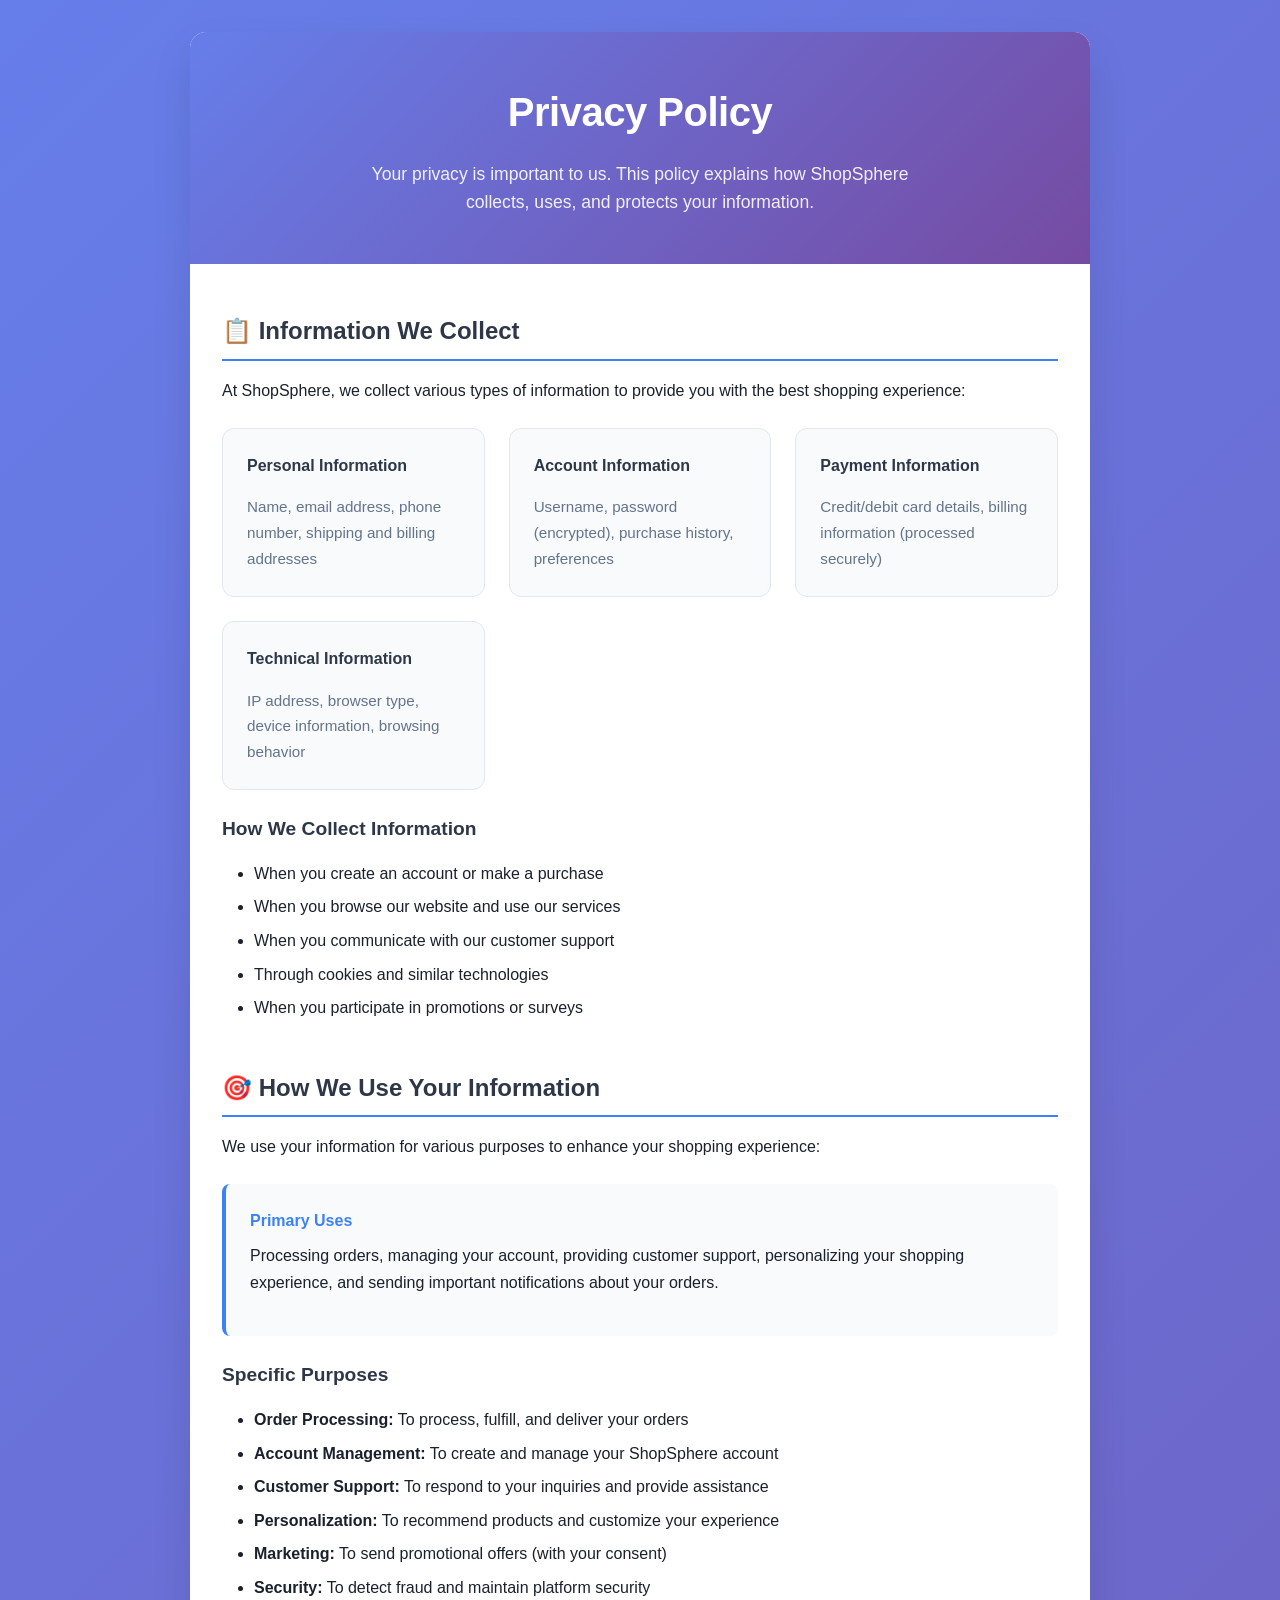
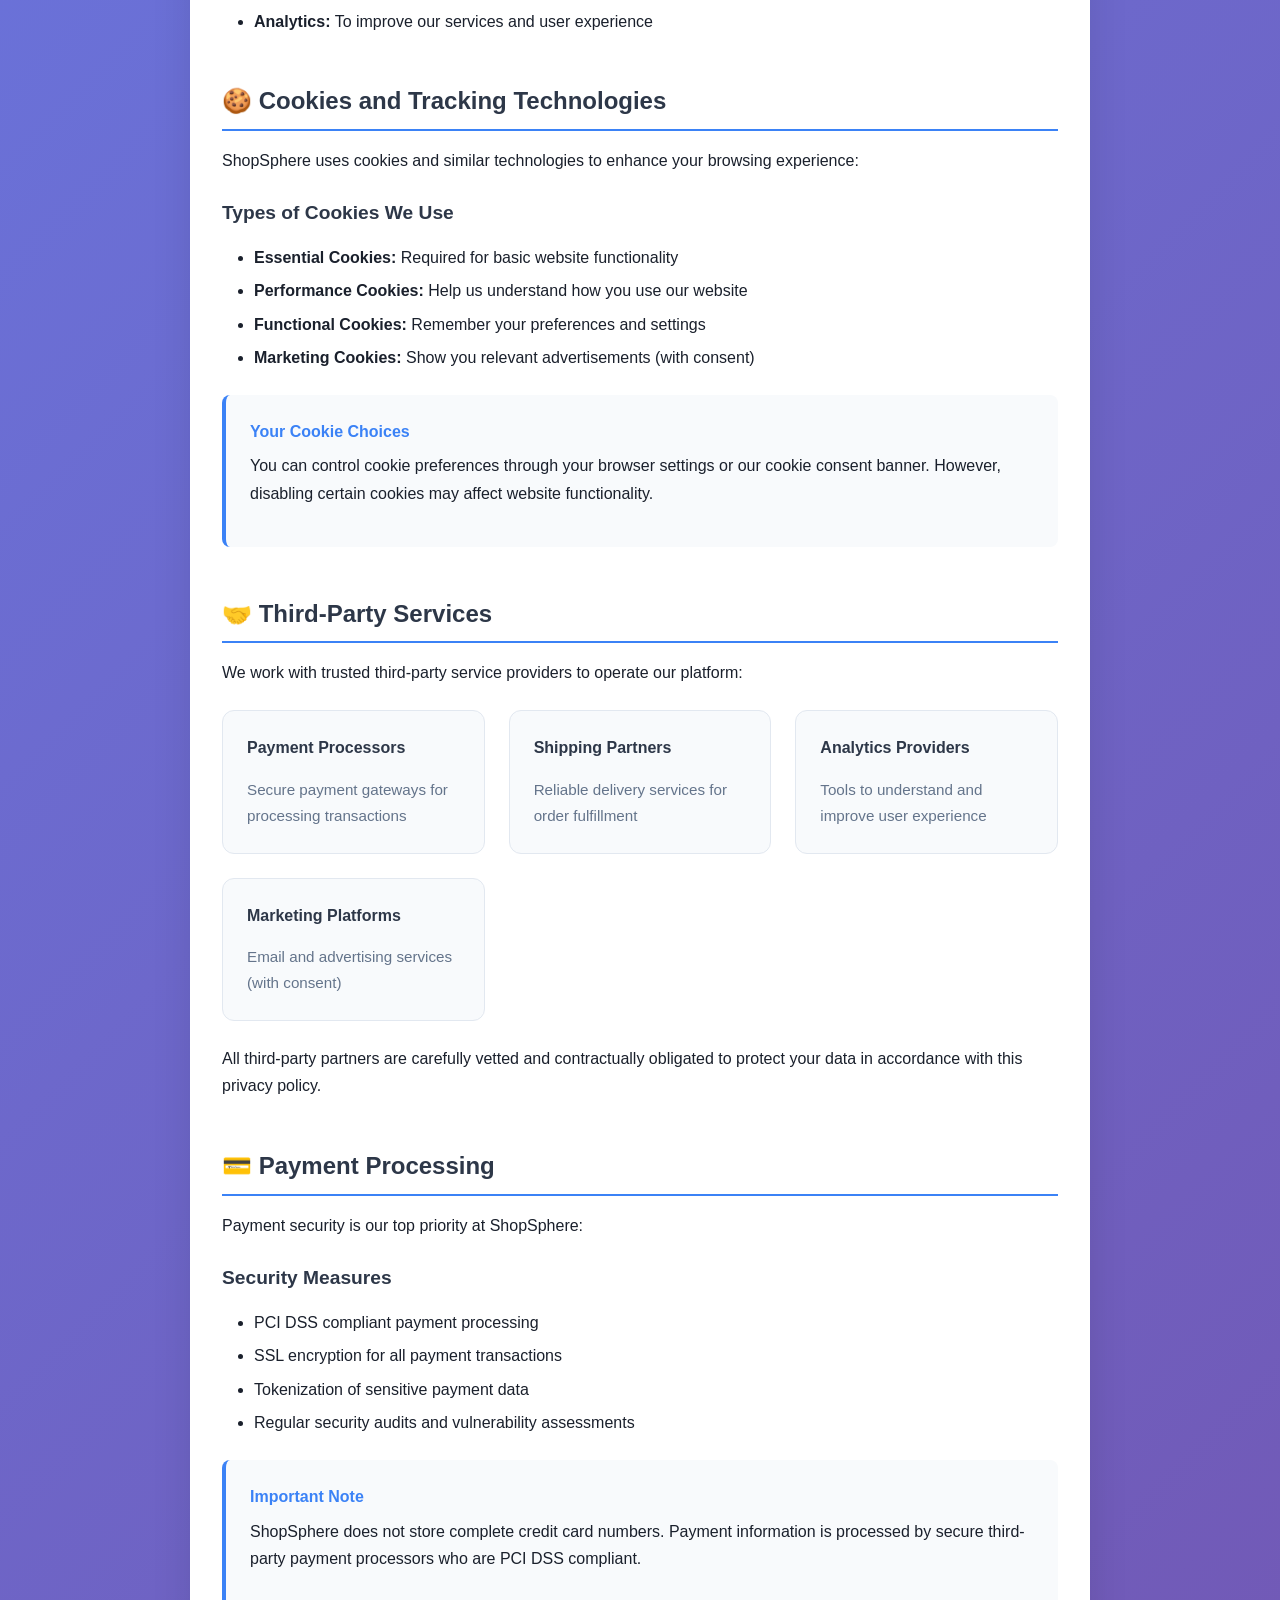
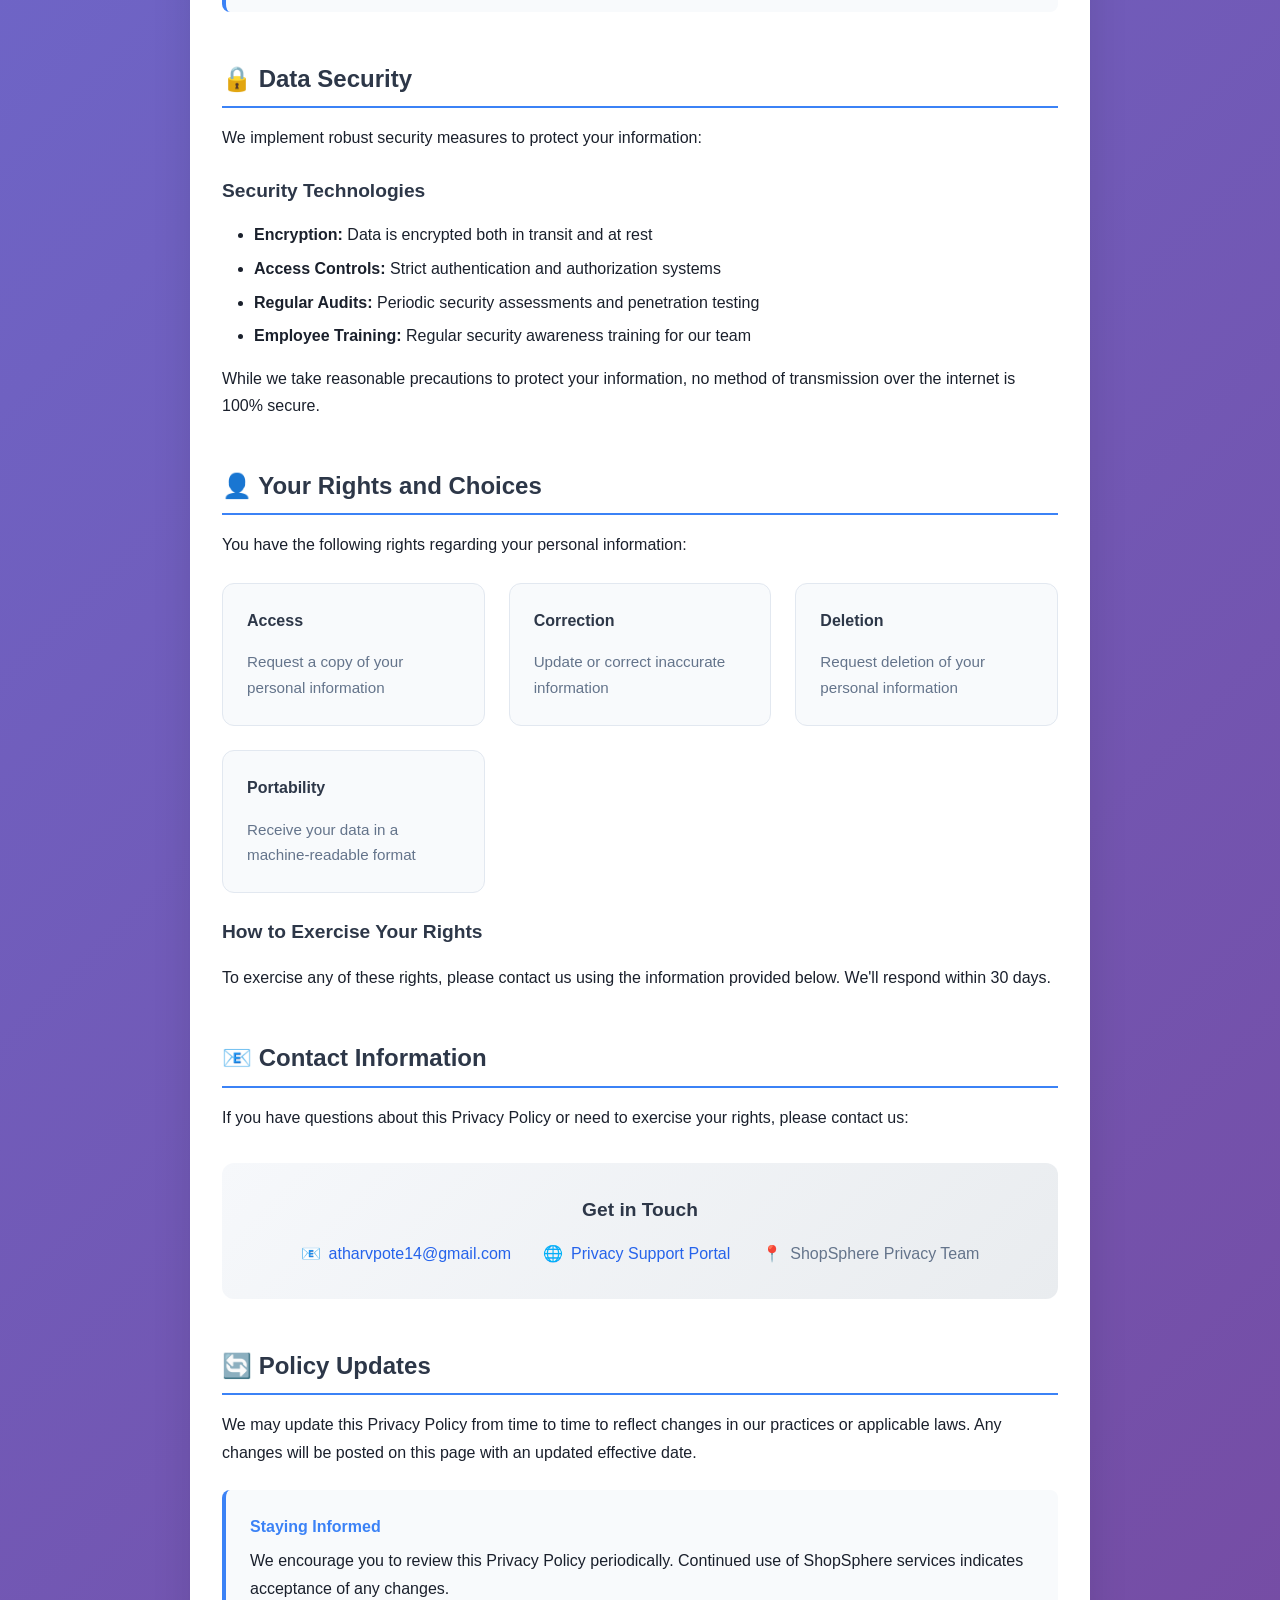
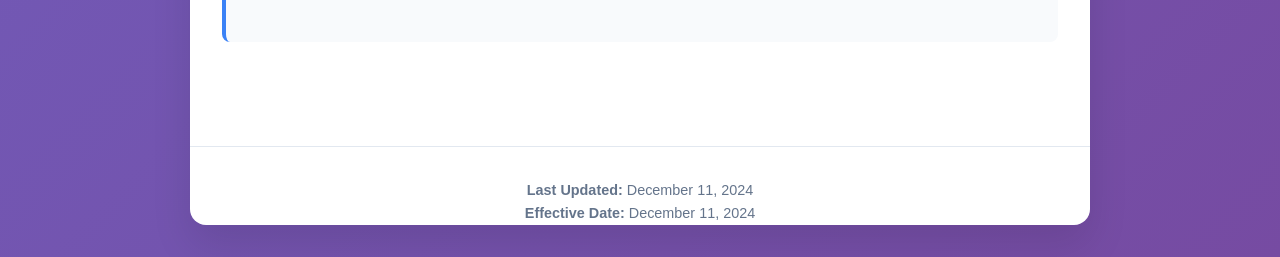
<file: privacy-policy.html>
<!DOCTYPE html>
<html lang="en">
<head>
    <meta charset="UTF-8">
    <meta name="viewport" content="width=device-width, initial-scale=1.0">
    <title>Privacy Policy - ShopSphere</title>
    <link rel="stylesheet" href="css/styles.css">
    <link rel="icon" type="image/png" href="images/logo/Picsart_26-02-11_17-00-14-844.png">
    <style>
        :root {
            --privacy-bg: #ffffff;
            --privacy-panel: #f8fafc;
            --privacy-border: #e2e8f0;
            --privacy-text: #1a202c;
            --privacy-muted: #64748b;
            --privacy-primary: #3b82f6;
            --privacy-heading: #2d3748;
            --privacy-link: #2563eb;
        }

        body {
            background: linear-gradient(135deg, #667eea 0%, #764ba2 100%);
            min-height: 100vh;
            font-family: -apple-system, BlinkMacSystemFont, 'Segoe UI', Roboto, Oxygen, Ubuntu, Cantarell, sans-serif;
            line-height: 1.6;
            color: var(--privacy-text);
            margin: 0;
            padding: 2rem 1rem;
        }

        .privacy-container {
            max-width: 900px;
            margin: 0 auto;
            background: var(--privacy-bg);
            border-radius: 16px;
            box-shadow: 0 20px 40px rgba(0, 0, 0, 0.1);
            overflow: hidden;
        }

        .privacy-header {
            background: linear-gradient(135deg, #667eea 0%, #764ba2 100%);
            color: white;
            padding: 3rem 2rem;
            text-align: center;
        }

        .privacy-header h1 {
            font-size: 2.5rem;
            font-weight: 700;
            margin: 0 0 1rem 0;
            letter-spacing: -0.5px;
        }

        .privacy-header p {
            font-size: 1.1rem;
            opacity: 0.9;
            margin: 0;
            max-width: 600px;
            margin-left: auto;
            margin-right: auto;
        }

        .privacy-content {
            padding: 3rem 2rem;
        }

        .privacy-section {
            margin-bottom: 3rem;
        }

        .privacy-section:last-child {
            margin-bottom: 0;
        }

        .privacy-section h2 {
            font-size: 1.5rem;
            font-weight: 700;
            color: var(--privacy-heading);
            margin-bottom: 1rem;
            padding-bottom: 0.5rem;
            border-bottom: 2px solid var(--privacy-primary);
            display: flex;
            align-items: center;
            gap: 0.5rem;
        }

        .privacy-section h3 {
            font-size: 1.2rem;
            font-weight: 600;
            color: var(--privacy-heading);
            margin: 1.5rem 0 1rem 0;
        }

        .privacy-section p {
            margin-bottom: 1rem;
            color: var(--privacy-text);
            font-size: 1rem;
            line-height: 1.7;
        }

        .privacy-section ul {
            margin: 1rem 0;
            padding-left: 2rem;
        }

        .privacy-section li {
            margin-bottom: 0.5rem;
            color: var(--privacy-text);
        }

        .privacy-highlight {
            background: var(--privacy-panel);
            border-left: 4px solid var(--privacy-primary);
            padding: 1.5rem;
            margin: 1.5rem 0;
            border-radius: 8px;
        }

        .privacy-highlight h4 {
            margin: 0 0 0.5rem 0;
            color: var(--privacy-primary);
            font-weight: 600;
        }

        .privacy-grid {
            display: grid;
            grid-template-columns: repeat(auto-fit, minmax(250px, 1fr));
            gap: 1.5rem;
            margin: 1.5rem 0;
        }

        .privacy-card {
            background: var(--privacy-panel);
            padding: 1.5rem;
            border-radius: 12px;
            border: 1px solid var(--privacy-border);
        }

        .privacy-card h4 {
            margin: 0 0 1rem 0;
            color: var(--privacy-heading);
            font-weight: 600;
        }

        .privacy-card p {
            margin: 0;
            font-size: 0.95rem;
            color: var(--privacy-muted);
        }

        .privacy-link {
            color: var(--privacy-link);
            text-decoration: none;
            font-weight: 500;
            transition: color 0.2s ease;
        }

        .privacy-link:hover {
            color: var(--privacy-primary);
            text-decoration: underline;
        }

        .privacy-contact {
            background: linear-gradient(135deg, #f6f8fb 0%, #e9ecef 100%);
            padding: 2rem;
            border-radius: 12px;
            margin-top: 2rem;
            text-align: center;
        }

        .privacy-contact h3 {
            margin: 0 0 1rem 0;
            color: var(--privacy-heading);
        }

        .contact-info {
            display: flex;
            justify-content: center;
            gap: 2rem;
            flex-wrap: wrap;
            margin-top: 1rem;
        }

        .contact-item {
            display: flex;
            align-items: center;
            gap: 0.5rem;
            color: var(--privacy-muted);
        }

        .last-updated {
            text-align: center;
            margin-top: 2rem;
            padding-top: 2rem;
            border-top: 1px solid var(--privacy-border);
            color: var(--privacy-muted);
            font-size: 0.9rem;
        }

        .back-to-top {
            position: fixed;
            bottom: 2rem;
            right: 2rem;
            background: var(--privacy-primary);
            color: white;
            width: 50px;
            height: 50px;
            border-radius: 50%;
            display: flex;
            align-items: center;
            justify-content: center;
            cursor: pointer;
            box-shadow: 0 4px 12px rgba(59, 130, 246, 0.3);
            transition: all 0.3s ease;
            text-decoration: none;
            font-weight: bold;
        }

        .back-to-top:hover {
            transform: translateY(-2px);
            box-shadow: 0 6px 20px rgba(59, 130, 246, 0.4);
        }

        @media (max-width: 768px) {
            body {
                padding: 1rem 0.5rem;
            }

            .privacy-header {
                padding: 2rem 1.5rem;
            }

            .privacy-header h1 {
                font-size: 2rem;
            }

            .privacy-content {
                padding: 2rem 1.5rem;
            }

            .privacy-section h2 {
                font-size: 1.3rem;
            }

            .privacy-grid {
                grid-template-columns: 1fr;
            }

            .contact-info {
                flex-direction: column;
                gap: 1rem;
            }
        }
    </style>
</head>
<body>
    <div class="privacy-container">
        <header class="privacy-header">
            <h1>Privacy Policy</h1>
            <p>Your privacy is important to us. This policy explains how ShopSphere collects, uses, and protects your information.</p>
        </header>

        <div class="privacy-content">
            <section class="privacy-section">
                <h2>📋 Information We Collect</h2>
                <p>At ShopSphere, we collect various types of information to provide you with the best shopping experience:</p>
                
                <div class="privacy-grid">
                    <div class="privacy-card">
                        <h4>Personal Information</h4>
                        <p>Name, email address, phone number, shipping and billing addresses</p>
                    </div>
                    <div class="privacy-card">
                        <h4>Account Information</h4>
                        <p>Username, password (encrypted), purchase history, preferences</p>
                    </div>
                    <div class="privacy-card">
                        <h4>Payment Information</h4>
                        <p>Credit/debit card details, billing information (processed securely)</p>
                    </div>
                    <div class="privacy-card">
                        <h4>Technical Information</h4>
                        <p>IP address, browser type, device information, browsing behavior</p>
                    </div>
                </div>

                <h3>How We Collect Information</h3>
                <ul>
                    <li>When you create an account or make a purchase</li>
                    <li>When you browse our website and use our services</li>
                    <li>When you communicate with our customer support</li>
                    <li>Through cookies and similar technologies</li>
                    <li>When you participate in promotions or surveys</li>
                </ul>
            </section>

            <section class="privacy-section">
                <h2>🎯 How We Use Your Information</h2>
                <p>We use your information for various purposes to enhance your shopping experience:</p>
                
                <div class="privacy-highlight">
                    <h4>Primary Uses</h4>
                    <p>Processing orders, managing your account, providing customer support, personalizing your shopping experience, and sending important notifications about your orders.</p>
                </div>

                <h3>Specific Purposes</h3>
                <ul>
                    <li><strong>Order Processing:</strong> To process, fulfill, and deliver your orders</li>
                    <li><strong>Account Management:</strong> To create and manage your ShopSphere account</li>
                    <li><strong>Customer Support:</strong> To respond to your inquiries and provide assistance</li>
                    <li><strong>Personalization:</strong> To recommend products and customize your experience</li>
                    <li><strong>Marketing:</strong> To send promotional offers (with your consent)</li>
                    <li><strong>Security:</strong> To detect fraud and maintain platform security</li>
                    <li><strong>Analytics:</strong> To improve our services and user experience</li>
                </ul>
            </section>

            <section class="privacy-section">
                <h2>🍪 Cookies and Tracking Technologies</h2>
                <p>ShopSphere uses cookies and similar technologies to enhance your browsing experience:</p>
                
                <h3>Types of Cookies We Use</h3>
                <ul>
                    <li><strong>Essential Cookies:</strong> Required for basic website functionality</li>
                    <li><strong>Performance Cookies:</strong> Help us understand how you use our website</li>
                    <li><strong>Functional Cookies:</strong> Remember your preferences and settings</li>
                    <li><strong>Marketing Cookies:</strong> Show you relevant advertisements (with consent)</li>
                </ul>

                <div class="privacy-highlight">
                    <h4>Your Cookie Choices</h4>
                    <p>You can control cookie preferences through your browser settings or our cookie consent banner. However, disabling certain cookies may affect website functionality.</p>
                </div>
            </section>

            <section class="privacy-section">
                <h2>🤝 Third-Party Services</h2>
                <p>We work with trusted third-party service providers to operate our platform:</p>
                
                <div class="privacy-grid">
                    <div class="privacy-card">
                        <h4>Payment Processors</h4>
                        <p>Secure payment gateways for processing transactions</p>
                    </div>
                    <div class="privacy-card">
                        <h4>Shipping Partners</h4>
                        <p>Reliable delivery services for order fulfillment</p>
                    </div>
                    <div class="privacy-card">
                        <h4>Analytics Providers</h4>
                        <p>Tools to understand and improve user experience</p>
                    </div>
                    <div class="privacy-card">
                        <h4>Marketing Platforms</h4>
                        <p>Email and advertising services (with consent)</p>
                    </div>
                </div>

                <p>All third-party partners are carefully vetted and contractually obligated to protect your data in accordance with this privacy policy.</p>
            </section>

            <section class="privacy-section">
                <h2>💳 Payment Processing</h2>
                <p>Payment security is our top priority at ShopSphere:</p>
                
                <h3>Security Measures</h3>
                <ul>
                    <li>PCI DSS compliant payment processing</li>
                    <li>SSL encryption for all payment transactions</li>
                    <li>Tokenization of sensitive payment data</li>
                    <li>Regular security audits and vulnerability assessments</li>
                </ul>

                <div class="privacy-highlight">
                    <h4>Important Note</h4>
                    <p>ShopSphere does not store complete credit card numbers. Payment information is processed by secure third-party payment processors who are PCI DSS compliant.</p>
                </div>
            </section>

            <section class="privacy-section">
                <h2>🔒 Data Security</h2>
                <p>We implement robust security measures to protect your information:</p>
                
                <h3>Security Technologies</h3>
                <ul>
                    <li><strong>Encryption:</strong> Data is encrypted both in transit and at rest</li>
                    <li><strong>Access Controls:</strong> Strict authentication and authorization systems</li>
                    <li><strong>Regular Audits:</strong> Periodic security assessments and penetration testing</li>
                    <li><strong>Employee Training:</strong> Regular security awareness training for our team</li>
                </ul>

                <p>While we take reasonable precautions to protect your information, no method of transmission over the internet is 100% secure.</p>
            </section>

            <section class="privacy-section">
                <h2>👤 Your Rights and Choices</h2>
                <p>You have the following rights regarding your personal information:</p>
                
                <div class="privacy-grid">
                    <div class="privacy-card">
                        <h4>Access</h4>
                        <p>Request a copy of your personal information</p>
                    </div>
                    <div class="privacy-card">
                        <h4>Correction</h4>
                        <p>Update or correct inaccurate information</p>
                    </div>
                    <div class="privacy-card">
                        <h4>Deletion</h4>
                        <p>Request deletion of your personal information</p>
                    </div>
                    <div class="privacy-card">
                        <h4>Portability</h4>
                        <p>Receive your data in a machine-readable format</p>
                    </div>
                </div>

                <h3>How to Exercise Your Rights</h3>
                <p>To exercise any of these rights, please contact us using the information provided below. We'll respond within 30 days.</p>
            </section>

            <section class="privacy-section">
                <h2>📧 Contact Information</h2>
                <p>If you have questions about this Privacy Policy or need to exercise your rights, please contact us:</p>
                
                <div class="privacy-contact">
                    <h3>Get in Touch</h3>
                    <div class="contact-info">
                        <div class="contact-item">
                            <span>📧</span>
                            <a href="mailto:atharvpote14@gmail.com" class="privacy-link">atharvpote14@gmail.com</a>
                        </div>
                        <div class="contact-item">
                            <span>🌐</span>
                            <a href="https://www.shopsphere.com/privacy-support" class="privacy-link">Privacy Support Portal</a>
                        </div>
                        <div class="contact-item">
                            <span>📍</span>
                            <span>ShopSphere Privacy Team</span>
                        </div>
                    </div>
                </div>
            </section>

            <section class="privacy-section">
                <h2>🔄 Policy Updates</h2>
                <p>We may update this Privacy Policy from time to time to reflect changes in our practices or applicable laws. Any changes will be posted on this page with an updated effective date.</p>
                
                <div class="privacy-highlight">
                    <h4>Staying Informed</h4>
                    <p>We encourage you to review this Privacy Policy periodically. Continued use of ShopSphere services indicates acceptance of any changes.</p>
                </div>
            </section>
        </div>

        <div class="last-updated">
            <p><strong>Last Updated:</strong> December 11, 2024</p>
            <p><strong>Effective Date:</strong> December 11, 2024</p>
        </div>
    </div>

    <a href="#top" class="back-to-top" onclick="window.scrollTo({top: 0, behavior: 'smooth'})">↑</a>

    <script>
        // Smooth scroll for anchor links
        document.querySelectorAll('a[href^="#"]').forEach(anchor => {
            anchor.addEventListener('click', function (e) {
                e.preventDefault();
                const target = document.querySelector(this.getAttribute('href'));
                if (target) {
                    target.scrollIntoView({
                        behavior: 'smooth',
                        block: 'start'
                    });
                }
            });
        });

        // Show/hide back to top button based on scroll position
        window.addEventListener('scroll', function() {
            const backToTop = document.querySelector('.back-to-top');
            if (window.pageYOffset > 300) {
                backToTop.style.display = 'flex';
            } else {
                backToTop.style.display = 'none';
            }
        });

        // Hide back to top button initially
        document.querySelector('.back-to-top').style.display = 'none';
    </script>
</body>
</html>
</file>
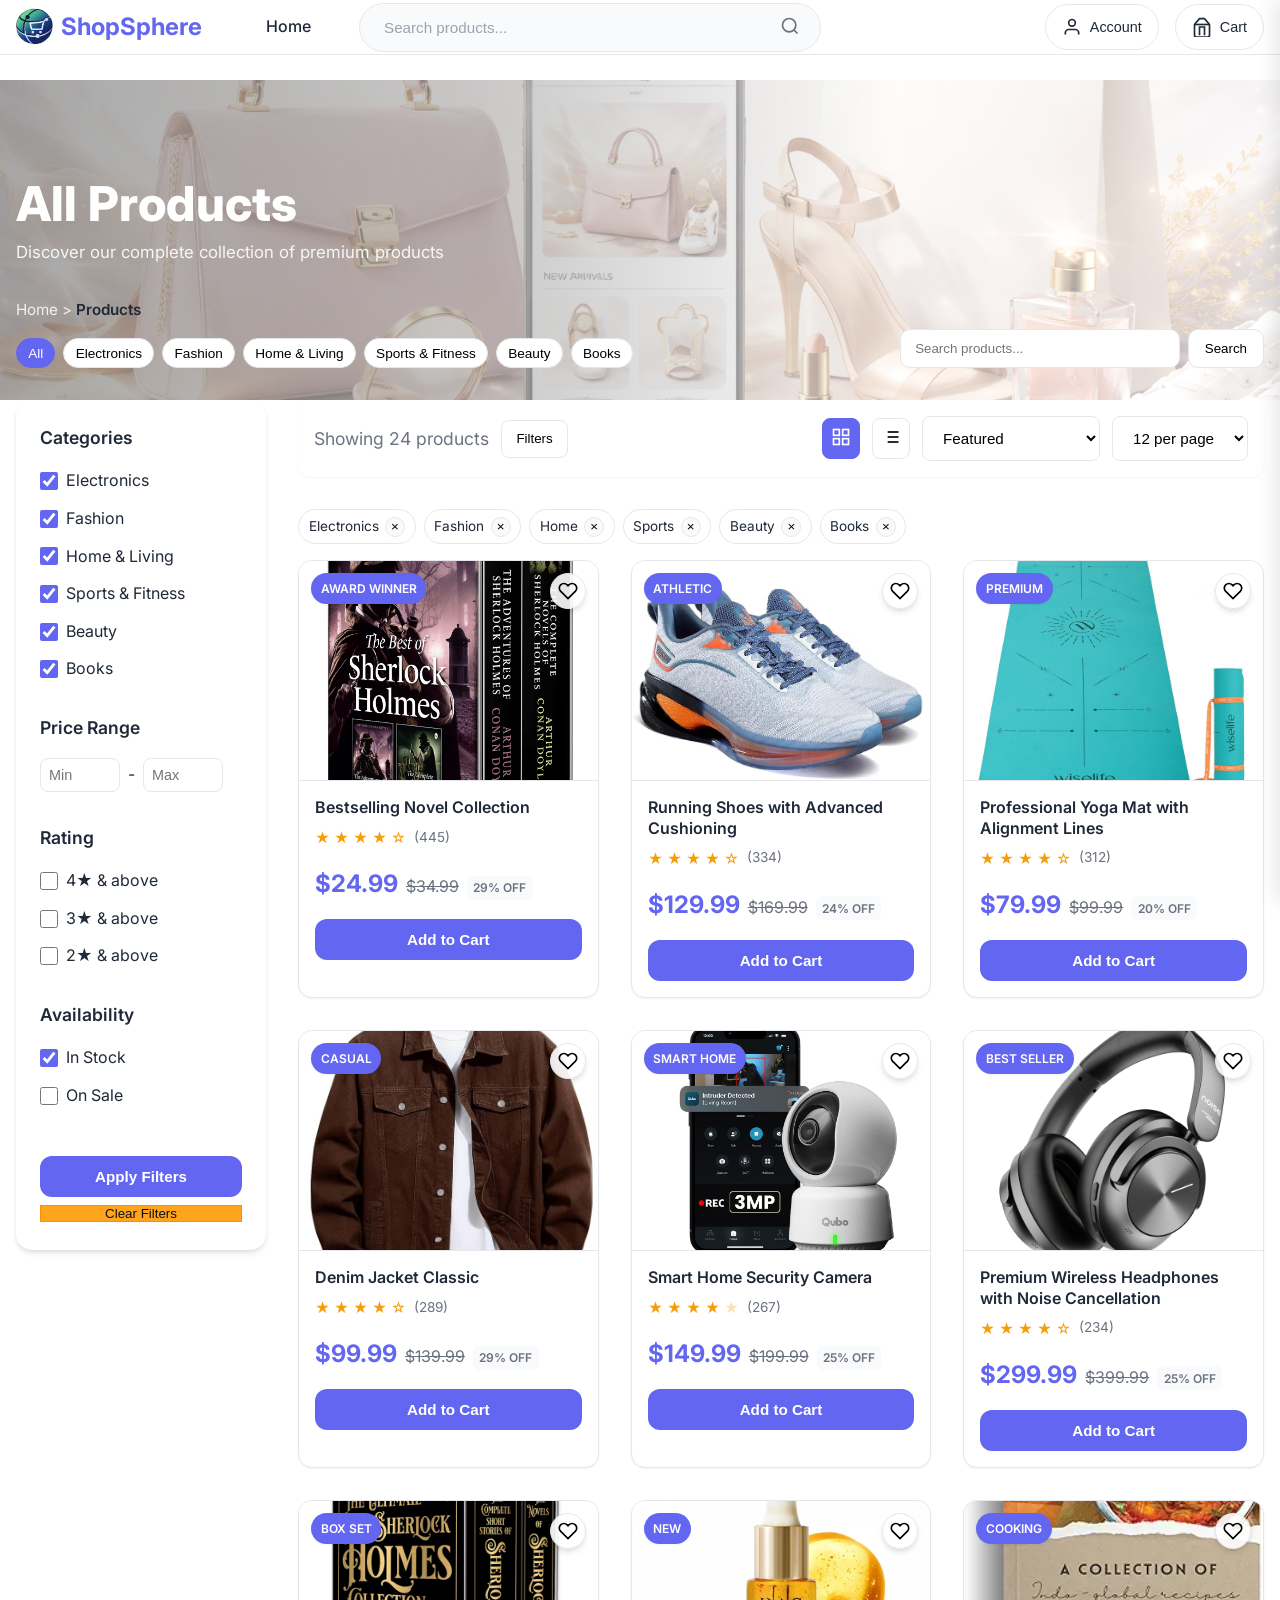
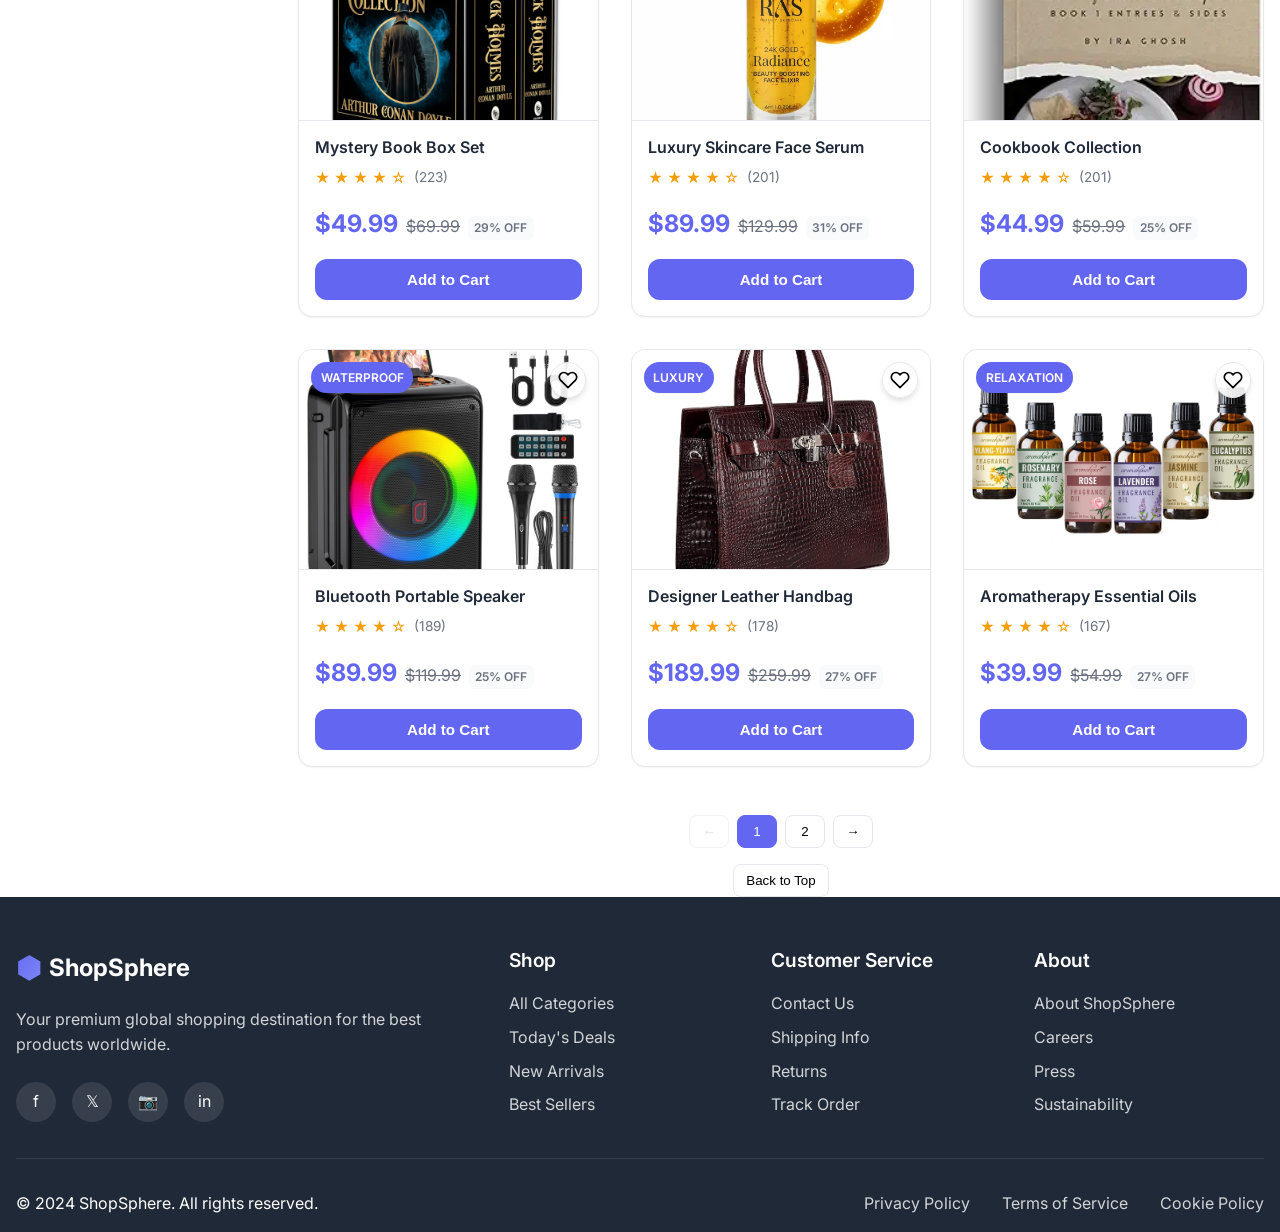
<file: products.html>
<!DOCTYPE html>
<html lang="en">
<head>
    <meta charset="UTF-8">
    <meta name="viewport" content="width=device-width, initial-scale=1.0">
    <title>Products - ShopSphere</title>
    <meta name="description" content="Browse our extensive collection of premium products">
    <link rel="stylesheet" href="css/styles.css">
    <link rel="preconnect" href="https://fonts.googleapis.com">
    <link rel="preconnect" href="https://fonts.gstatic.com" crossorigin>
    <link href="https://fonts.googleapis.com/css2?family=Inter:wght@300;400;500;600;700;800&display=swap" rel="stylesheet">
    <link rel="icon" type="image/png" href="images/logo/Picsart_26-02-11_17-00-14-844.png">
    <style>
        /* Additional styles for products page */
        .products-header {
            position: relative;
            background: linear-gradient(0deg, rgba(255,255,255,0.65), rgba(255,255,255,0.65)), url('images/Banner/banner-1.png') center/cover no-repeat;
            padding: 6rem 0 2rem;
            margin-top: 80px;
        }
        .products-header::before {
            content: "";
            position: absolute;
            inset: 0;
            background: linear-gradient(90deg, rgba(0,0,0,0.35) 0%, rgba(0,0,0,0.2) 40%, rgba(0,0,0,0) 70%);
            pointer-events: none;
        }
        
        .products-header .container {
            display: grid;
            grid-template-columns: 1fr auto;
            gap: 1rem;
            align-items: end;
            position: relative;
            z-index: 1;
        }
        
        .products-header .hero-title-main {
            font-size: 3rem;
            color: #fff;
            text-shadow: none;
            margin: 0;
            font-weight: 800;
            letter-spacing: 0.2px;
            line-height: 1.15;
        }
        
        .products-header .hero-description {
            color: rgba(255,255,255,0.9);
            font-size: 1.05rem;
            margin-top: 0.4rem;
        }
        
        .breadcrumb {
            margin-top: 0.75rem;
            color: rgba(255,255,255,0.85);
            font-size: 0.95rem;
        }
        
        .breadcrumb a {
            color: rgba(255,255,255,0.85);
            text-decoration: none;
        }
        
        .header-search {
            display: flex;
            gap: 0.5rem;
            align-items: center;
        }
        
        .header-search-input {
            width: 280px;
            max-width: 100%;
            padding: 0.7rem 0.9rem;
            border: 1px solid var(--border-color);
            border-radius: 10px;
            background: var(--bg-primary);
        }
        
        .header-search-btn {
            padding: 0.7rem 1rem;
            border: 1px solid var(--border-color);
            border-radius: 10px;
            background: var(--bg-primary);
            cursor: pointer;
        }
        
        .quick-chips {
            margin-top: 1rem;
            display: flex;
            flex-wrap: wrap;
            gap: 0.5rem;
        }
        
        .quick-chip {
            padding: 0.4rem 0.7rem;
            border: 1px solid var(--border-color);
            border-radius: 999px;
            background: var(--bg-primary);
            cursor: pointer;
            font-size: 0.85rem;
        }
        
        .quick-chip.active {
            background: var(--primary-color);
            color: #fff;
            border-color: var(--primary-color);
        }
        
        
        
        .products-container {
            max-width: 1280px;
            margin: 0 auto;
            padding: 0 1rem;
            display: grid;
            grid-template-columns: 250px 1fr;
            gap: 2rem;
        }
        
        .filters-sidebar {
            background: var(--bg-primary);
            border-radius: 16px;
            padding: 1.5rem;
            height: fit-content;
            position: sticky;
            top: 100px;
            box-shadow: var(--shadow-md);
        }
        
        .filter-section {
            margin-bottom: 2rem;
        }
        
        .filter-section h3 {
            font-size: 1.1rem;
            font-weight: 600;
            margin-bottom: 1rem;
            color: var(--text-primary);
        }
        
        .filter-option {
            display: flex;
            align-items: center;
            gap: 0.5rem;
            margin-bottom: 0.75rem;
            cursor: pointer;
            transition: color var(--transition-fast);
        }
        
        .filter-option:hover {
            color: var(--primary-color);
        }
        
        .filter-option input[type="checkbox"] {
            width: 18px;
            height: 18px;
            accent-color: var(--primary-color);
        }
        
        .price-range {
            display: flex;
            gap: 0.5rem;
            align-items: center;
            margin-top: 1rem;
        }
        
        .price-input {
            width: 80px;
            padding: 0.5rem;
            border: 1px solid var(--border-color);
            border-radius: 8px;
            font-size: 0.9rem;
        }
        
        .products-main {
            min-height: 100vh;
        }
        
        .products-toolbar {
            display: flex;
            justify-content: space-between;
            align-items: center;
            margin-bottom: 2rem;
            padding: 1rem;
            background: var(--bg-primary);
            border-radius: 12px;
            box-shadow: var(--shadow-sm);
        }
        
        .toolbar-left,
        .toolbar-right {
            display: flex;
            align-items: center;
            gap: 0.75rem;
        }
        
        .results-count {
            font-size: 1.1rem;
            color: var(--text-secondary);
        }
        
        .sort-dropdown {
            padding: 0.75rem 1rem;
            border: 1px solid var(--border-color);
            border-radius: 8px;
            background: var(--bg-primary);
            font-size: 0.95rem;
            cursor: pointer;
            transition: border-color var(--transition-fast);
        }
        
        .sort-dropdown:focus {
            outline: none;
            border-color: var(--primary-color);
        }
        
        .view-options {
            display: flex;
            gap: 0.5rem;
        }
        
        .view-btn {
            padding: 0.5rem;
            background: var(--bg-primary);
            border: 1px solid var(--border-color);
            border-radius: 8px;
            cursor: pointer;
            transition: all var(--transition-fast);
        }
        
        .view-btn.active {
            background: var(--primary-color);
            color: white;
            border-color: var(--primary-color);
        }
        
        .filter-toggle {
            padding: 0.65rem 0.9rem;
            border: 1px solid var(--border-color);
            border-radius: 8px;
            background: var(--bg-primary);
            cursor: pointer;
        }
        
        .products-grid {
            display: grid;
            grid-template-columns: repeat(auto-fill, minmax(280px, 1fr));
            gap: 2rem;
        }
        
        .product-card {
            background: var(--bg-primary);
            border: 1px solid var(--border-color);
            border-radius: 14px;
            box-shadow: var(--shadow-sm);
            transition: transform var(--transition-fast), box-shadow var(--transition-fast), border-color var(--transition-fast);
            overflow: hidden;
        }
        
        .product-card:hover {
            transform: translateY(-3px);
            box-shadow: var(--shadow-md);
            border-color: var(--primary-color);
        }
        
        .product-image {
            position: relative;
            height: 220px;
            border-bottom: 1px solid var(--border-color);
            overflow: hidden;
        }
        
        .product-image img {
            width: 100%;
            height: 100%;
            object-fit: cover;
            transition: transform var(--transition-fast);
        }
        
        .product-card:hover .product-image img {
            transform: scale(1.05);
        }
        
        .product-badge {
            position: absolute;
            top: 12px;
            left: 12px;
            background: var(--primary-color);
            color: #fff;
            padding: 0.35rem 0.6rem;
            border-radius: 999px;
            font-size: 0.75rem;
            box-shadow: var(--shadow-sm);
        }
        
        .product-wishlist {
            position: absolute;
            top: 12px;
            right: 12px;
            background: rgba(255,255,255,0.9);
            border: 1px solid var(--border-color);
            border-radius: 999px;
            width: 36px;
            height: 36px;
            display: grid;
            place-items: center;
        }
        
        .product-info {
            padding: 1rem;
        }
        
        .product-title {
            font-size: 1rem;
            line-height: 1.3;
            margin: 0 0 0.5rem 0;
            display: -webkit-box;
            -webkit-line-clamp: 2;
            -webkit-box-orient: vertical;
            overflow: hidden;
        }
        
        .product-price {
            display: flex;
            align-items: baseline;
            gap: 0.5rem;
            margin-top: 0.5rem;
        }
        
        .price-current {
            font-weight: 700;
            color: var(--primary-color);
        }
        
        .price-original {
            text-decoration: line-through;
            color: var(--text-secondary);
        }
        
        .price-discount {
            background: var(--bg-secondary);
            color: var(--text-secondary);
            padding: 0.15rem 0.4rem;
            border-radius: 6px;
            font-size: 0.75rem;
        }
        
        .active-filters {
            display: flex;
            flex-wrap: wrap;
            gap: 0.5rem;
            margin: 0 0 1rem 0;
        }
        
        .filter-chip {
            display: flex;
            align-items: center;
            gap: 0.4rem;
            padding: 0.35rem 0.6rem;
            background: var(--bg-primary);
            border: 1px solid var(--border-color);
            border-radius: 999px;
            font-size: 0.85rem;
        }
        
        .chip-remove {
            width: 20px;
            height: 20px;
            border-radius: 50%;
            border: 1px solid var(--border-color);
            background: var(--bg-secondary);
            cursor: pointer;
            display: grid;
            place-items: center;
        }
        
        .products-grid.list-view {
            grid-template-columns: 1fr;
            gap: 1rem;
        }
        
        .list-view .product-card {
            display: flex;
            align-items: center;
            padding: 1rem;
        }
        
        .list-view .product-image {
            width: 200px;
            height: 150px;
            flex-shrink: 0;
        }
        
        .list-view .product-info {
            flex: 1;
            padding: 0 1rem;
        }
        
        .loading-skeleton {
            background: linear-gradient(90deg, var(--bg-tertiary) 25%, var(--border-color) 50%, var(--bg-tertiary) 75%);
            background-size: 200% 100%;
            animation: loading 1.5s infinite;
        }
        
        .pagination {
            display: flex;
            justify-content: center;
            align-items: center;
            gap: 0.5rem;
            margin-top: 3rem;
        }
        
        .page-btn {
            padding: 0.5rem 0.75rem;
            background: var(--bg-primary);
            border: 1px solid var(--border-color);
            border-radius: 8px;
            cursor: pointer;
            transition: all var(--transition-fast);
            min-width: 40px;
            text-align: center;
        }
        
        .page-btn:hover {
            background: var(--bg-secondary);
            border-color: var(--primary-color);
        }
        
        .page-btn.active {
            background: var(--primary-color);
            color: white;
            border-color: var(--primary-color);
        }
        
        .page-btn:disabled {
            opacity: 0.5;
            cursor: not-allowed;
        }
        /* Tablet adjustments to reduce overflow and avoid zooming */
        /* Prevent horizontal bleed/overflow */
        html, body {
            overflow-x: hidden;
        }
        .products-header {
            overflow: hidden;
            background-position: center;
            background-size: cover;
        }

        @media (max-width: 1024px) {
            .products-header {
                padding: 4rem 0 1.5rem;
                margin-top: 72px;
            }
            .products-header .container {
            .products-header .container {
                grid-template-columns: 1fr;
            }
            .nav-container {
                flex-wrap: wrap;
            }
            .nav-right {
                margin-top: 0.5rem;
            }
            .products-container {
                padding: 0 0.75rem;
                gap: 1.5rem;
            }
            .products-grid {
                grid-template-columns: repeat(auto-fill, minmax(240px, 1fr));
                gap: 1.5rem;
            }
        }

        @media (max-width: 768px) {
            .products-container {
                grid-template-columns: 1fr;
            }
            
            .filters-sidebar {
                position: fixed;
                inset: 0 0 0 auto;
                width: 85%;
                max-width: 360px;
                height: 100%;
                overflow-y: auto;
                margin: 0;
                transform: translateX(100%);
                transition: transform var(--transition-fast);
                z-index: 1000;
            }
            
            .filters-sidebar.open {
                transform: translateX(0);
            }
            
            .overlay.active {
                display: block;
            }
            
            .products-toolbar {
                flex-direction: column;
                gap: 1rem;
                align-items: stretch;
            }
            
            .list-view .product-card {
                flex-direction: column;
                text-align: center;
            }
            
            .list-view .product-image {
                width: 100%;
            }
        }
        
        @media (max-width: 480px) {
            .products-header .hero-title-main {
                font-size: 2rem;
            }
            .products-header .hero-description {
                font-size: 0.95rem;
            }
            .header-search {
                flex-direction: column;
                align-items: stretch;
                gap: 0.5rem;
            }
            .header-search-input {
                width: 100%;
            }
            .products-grid {
                grid-template-columns: repeat(auto-fill, minmax(200px, 1fr));
                gap: 1.25rem;
            }
            .products-toolbar {
                padding: 0.75rem;
            }
            .nav-container {
                flex-wrap: wrap;
            }
            .nav-right {
                margin-top: 0.5rem;
            }
            /* Tone down header overlay to avoid RGB glow spill on small devices */
            .products-header::before {
                background: linear-gradient(90deg, rgba(0,0,0,0.25) 0%, rgba(0,0,0,0.15) 40%, rgba(0,0,0,0) 70%);
            }
        }
    </style>
</head>
<body>
    <!-- Header Navigation -->
    <header class="header">
        <nav class="navbar">
            <div class="nav-container">
                <div class="nav-left">
                    <a href="index.html" class="logo">
                        <img class="logo-img" src="images/logo/Picsart_26-02-11_17-00-14-844.png" alt="ShopSphere logo">
                        <span class="logo-text">ShopSphere</span>
                    </a>
                    <div class="nav-links" style="margin-left: 2rem; margin-right: 1rem;">
                        <a href="index.html" class="nav-link" style="text-decoration: none; color: var(--text-primary); font-weight: 500;">Home</a>
                    </div>
                    <div class="search-container">
                        <input type="text" class="search-input" placeholder="Search products...">
                        <button class="search-btn">
                            <svg width="20" height="20" viewBox="0 0 24 24" fill="none" stroke="currentColor" stroke-width="2">
                                <circle cx="11" cy="11" r="8"></circle>
                                <path d="m21 21-4.35-4.35"></path>
                            </svg>
                        </button>
                    </div>
                </div>
                <div class="nav-right">
                    <button class="nav-btn account-btn">
                        <svg width="20" height="20" viewBox="0 0 24 24" fill="none" stroke="currentColor" stroke-width="2">
                            <path d="M20 21v-2a4 4 0 0 0-4-4H8a4 4 0 0 0-4 4v2"></path>
                            <circle cx="12" cy="7" r="4"></circle>
                        </svg>
                        <span>Account</span>
                    </button>
                    <button class="nav-btn cart-btn">
                        <svg width="20" height="20" viewBox="0 0 24 24" fill="none" stroke="currentColor" stroke-width="2">
                            <path d="M9 2 3 9v13a2 2 0 0 0 2 2h14a2 2 0 0 0 2-2V9l-6-7z"></path>
                            <line x1="3" y1="9" x2="21" y2="9"></line>
                            <path d="M9 22V12h6v10"></path>
                        </svg>
                        <span>Cart</span>
                        <span class="cart-count">0</span>
                    </button>
                </div>
            </div>
        </nav>
    </header>

    <!-- Products Header -->
    <section class="products-header">
        <div class="container">
            <div>
                <h1 class="hero-title-main">All Products</h1>
                <p class="hero-description">Discover our complete collection of premium products</p>
                <div class="breadcrumb">
                    <a href="index.html">Home</a> &gt; <span style="color: var(--text-primary); font-weight: 600;">Products</span>
                </div>
                <div class="quick-chips" id="quickChips">
                    <button class="quick-chip active" data-cat="all">All</button>
                    <button class="quick-chip" data-cat="electronics">Electronics</button>
                    <button class="quick-chip" data-cat="fashion">Fashion</button>
                    <button class="quick-chip" data-cat="home">Home & Living</button>
                    <button class="quick-chip" data-cat="sports">Sports & Fitness</button>
                    <button class="quick-chip" data-cat="beauty">Beauty</button>
                    <button class="quick-chip" data-cat="books">Books</button>
                </div>
            </div>
            <div class="header-search">
                <input type="text" class="header-search-input" id="headerSearchInput" placeholder="Search products...">
                <button class="header-search-btn" id="headerSearchBtn">Search</button>
            </div>
        </div>
    </section>

    <!-- Products Section -->
    <section class="products">
        <div class="products-container">
            <!-- Filters Sidebar -->
            <aside class="filters-sidebar">
                <div class="filter-section">
                    <h3>Categories</h3>
                    <div class="filter-option">
                        <input type="checkbox" id="cat-electronics" checked>
                        <label for="cat-electronics">Electronics</label>
                    </div>
                    <div class="filter-option">
                        <input type="checkbox" id="cat-fashion" checked>
                        <label for="cat-fashion">Fashion</label>
                    </div>
                    <div class="filter-option">
                        <input type="checkbox" id="cat-home" checked>
                        <label for="cat-home">Home & Living</label>
                    </div>
                    <div class="filter-option">
                        <input type="checkbox" id="cat-sports" checked>
                        <label for="cat-sports">Sports & Fitness</label>
                    </div>
                    <div class="filter-option">
                        <input type="checkbox" id="cat-beauty" checked>
                        <label for="cat-beauty">Beauty</label>
                    </div>
                    <div class="filter-option">
                        <input type="checkbox" id="cat-books" checked>
                        <label for="cat-books">Books</label>
                    </div>
                </div>

                <div class="filter-section">
                    <h3>Price Range</h3>
                    <div class="price-range">
                        <input type="number" class="price-input" id="minPrice" placeholder="Min" min="0">
                        <span>-</span>
                        <input type="number" class="price-input" id="maxPrice" placeholder="Max" min="0">
                    </div>
                </div>

                <div class="filter-section">
                    <h3>Rating</h3>
                    <div class="filter-option">
                        <input type="checkbox" id="rating-4">
                        <label for="rating-4">4★ & above</label>
                    </div>
                    <div class="filter-option">
                        <input type="checkbox" id="rating-3">
                        <label for="rating-3">3★ & above</label>
                    </div>
                    <div class="filter-option">
                        <input type="checkbox" id="rating-2">
                        <label for="rating-2">2★ & above</label>
                    </div>
                </div>

                <div class="filter-section">
                    <h3>Availability</h3>
                    <div class="filter-option">
                        <input type="checkbox" id="in-stock" checked>
                        <label for="in-stock">In Stock</label>
                    </div>
                    <div class="filter-option">
                        <input type="checkbox" id="sale">
                        <label for="sale">On Sale</label>
                    </div>
                </div>

                <button class="add-to-cart" style="width: 100%; margin-top: 1rem;" onclick="applyFilters()">Apply Filters</button>
                <button class="btn-secondary" style="width: 100%; margin-top: 0.5rem;" onclick="clearFilters()">Clear Filters</button>
            </aside>

            <!-- Products Main -->
            <main class="products-main">
                <div class="products-toolbar">
                    <div class="toolbar-left">
                        <div class="results-count">
                            Showing <span id="resultsCount">24</span> products
                        </div>
                        <button class="filter-toggle" id="toggleFilters">Filters</button>
                    </div>
                    <div class="toolbar-right">
                        <button class="view-btn active" onclick="setView('grid')" title="Grid View">
                            <svg width="20" height="20" viewBox="0 0 24 24" fill="none" stroke="currentColor" stroke-width="2">
                                <rect x="3" y="3" width="7" height="7"></rect>
                                <rect x="14" y="3" width="7" height="7"></rect>
                                <rect x="14" y="14" width="7" height="7"></rect>
                                <rect x="3" y="14" width="7" height="7"></rect>
                            </svg>
                        </button>
                        <button class="view-btn" onclick="setView('list')" title="List View">
                            <svg width="20" height="20" viewBox="0 0 24 24" fill="none" stroke="currentColor" stroke-width="2">
                                <line x1="8" y1="6" x2="21" y2="6"></line>
                                <line x1="8" y1="12" x2="21" y2="12"></line>
                                <line x1="8" y1="18" x2="21" y2="18"></line>
                                <line x1="3" y1="6" x2="3.01" y2="6"></line>
                                <line x1="3" y1="12" x2="3.01" y2="12"></line>
                                <line x1="3" y1="18" x2="3.01" y2="18"></line>
                            </svg>
                        </button>
                        <select class="sort-dropdown" id="sortDropdown" onchange="sortProducts()">
                            <option value="featured">Featured</option>
                            <option value="price-low">Price: Low to High</option>
                            <option value="price-high">Price: High to Low</option>
                            <option value="rating">Highest Rated</option>
                            <option value="newest">Newest First</option>
                        </select>
                        <select class="sort-dropdown" id="pageSizeSelect" onchange="setPageSize(this.value)">
                            <option value="12" selected>12 per page</option>
                            <option value="24">24 per page</option>
                            <option value="48">48 per page</option>
                        </select>
                    </div>
                </div>
                
                <div class="active-filters" id="activeFilters"></div>

                <div class="products-grid" id="productsGrid">
                    <!-- Products will be dynamically loaded here -->
                </div>

                <div class="pagination" id="pagination">
                    <!-- Pagination will be dynamically generated -->
                </div>
                <div style="display: flex; justify-content: center; margin-top: 1rem;">
                    <button class="page-btn" onclick="window.scrollTo({ top: 0, behavior: 'smooth' })">Back to Top</button>
                </div>
            </main>
        </div>
    </section>

    <!-- Footer -->
    <footer class="footer">
        <div class="container">
            <div class="footer-content">
                <div class="footer-section">
                    <div class="footer-logo">
                        <span class="logo-icon">⬢</span>
                        <span class="logo-text">ShopSphere</span>
                    </div>
                    <p>Your premium global shopping destination for the best products worldwide.</p>
                    <div class="social-links">
                        <a href="#" aria-label="Facebook">f</a>
                        <a href="#" aria-label="Twitter">𝕏</a>
                        <a href="#" aria-label="Instagram">📷</a>
                        <a href="#" aria-label="LinkedIn">in</a>
                    </div>
                </div>
                <div class="footer-section">
                    <h3>Shop</h3>
                    <ul>
                        <li><a href="#">All Categories</a></li>
                        <li><a href="#">Today's Deals</a></li>
                        <li><a href="#">New Arrivals</a></li>
                        <li><a href="#">Best Sellers</a></li>
                    </ul>
                </div>
                <div class="footer-section">
                    <h3>Customer Service</h3>
                    <ul>
                        <li><a href="#">Contact Us</a></li>
                        <li><a href="#">Shipping Info</a></li>
                        <li><a href="#">Returns</a></li>
                        <li><a href="#">Track Order</a></li>
                    </ul>
                </div>
                <div class="footer-section">
                    <h3>About</h3>
                    <ul>
                        <li><a href="#">About ShopSphere</a></li>
                        <li><a href="#">Careers</a></li>
                        <li><a href="#">Press</a></li>
                        <li><a href="#">Sustainability</a></li>
                    </ul>
                </div>
            </div>
            <div class="footer-bottom">
                <p>&copy; 2024 ShopSphere. All rights reserved.</p>
                <div class="footer-links">
                    <a href="#">Privacy Policy</a>
                    <a href="#">Terms of Service</a>
                    <a href="#">Cookie Policy</a>
                </div>
            </div>
        </div>
    </footer>

    <!-- Cart Sidebar -->
    <div class="cart-sidebar" id="cartSidebar">
        <div class="cart-header">
            <h3>Shopping Cart</h3>
            <button class="close-cart" id="closeCart">×</button>
        </div>
        <div class="cart-items" id="cartItems">
            <!-- Cart items will be dynamically loaded here -->
        </div>
        <div class="cart-footer">
            <div class="cart-total">
                <span>Total:</span>
                <span id="cartTotal">$0.00</span>
            </div>
            <button class="checkout-btn">Proceed to Checkout</button>
        </div>
    </div>

    <!-- Overlay -->
    <div class="overlay" id="overlay"></div>

    <script src="js/products.js"></script>
    <script>
        function clearFilters() {
            document.querySelectorAll('.filter-section input[type="checkbox"][id^="cat-"]').forEach(cb => cb.checked = false);
            const min = document.getElementById('minPrice'); if (min) min.value = '';
            const max = document.getElementById('maxPrice'); if (max) max.value = '';
            ['rating-4','rating-3','rating-2'].forEach(id => { const el = document.getElementById(id); if (el) el.checked = false; });
            const inStock = document.getElementById('in-stock'); if (inStock) inStock.checked = true;
            const sale = document.getElementById('sale'); if (sale) sale.checked = false;
            applyFilters();
        }
        function setPageSize(val) {
            const n = parseInt(val) || 12;
            productsPage.productsPerPage = n;
            productsPage.currentPage = 1;
            productsPage.renderProducts();
            productsPage.renderPagination();
        }
        const toggleBtn = document.getElementById('toggleFilters');
        const sidebar = document.querySelector('.filters-sidebar');
        const overlayEl = document.getElementById('overlay');
        if (toggleBtn) {
            toggleBtn.addEventListener('click', () => {
                sidebar.classList.toggle('open');
                overlayEl.classList.toggle('active');
            });
        }
        if (overlayEl) {
            overlayEl.addEventListener('click', () => {
                sidebar.classList.remove('open');
                overlayEl.classList.remove('active');
            });
        }
        const chips = document.getElementById('quickChips');
        function updateQuickChips(selectedCat) {
            document.querySelectorAll('.quick-chip').forEach(chip => {
                chip.classList.toggle('active', chip.dataset.cat === selectedCat || (selectedCat === 'all' && chip.dataset.cat === 'all'));
                if (selectedCat !== 'all' && chip.dataset.cat === 'all') chip.classList.remove('active');
            });
        }
        if (chips) {
            chips.addEventListener('click', (e) => {
                const btn = e.target.closest('.quick-chip');
                if (!btn) return;
                const cat = btn.dataset.cat;
                document.querySelectorAll('.filter-section input[type="checkbox"][id^="cat-"]').forEach(cb => cb.checked = false);
                if (cat !== 'all') {
                    const cb = document.getElementById(`cat-${cat}`);
                    if (cb) cb.checked = true;
                }
                updateQuickChips(cat);
                applyFilters();
            });
        }
        const headerSearchInput = document.getElementById('headerSearchInput');
        const headerSearchBtn = document.getElementById('headerSearchBtn');
        headerSearchInput?.addEventListener('input', (e) => productsPage.handleSearch(e.target.value));
        headerSearchBtn?.addEventListener('click', () => productsPage.handleSearch(headerSearchInput.value));
    </script>
</body>
</html>
</file>
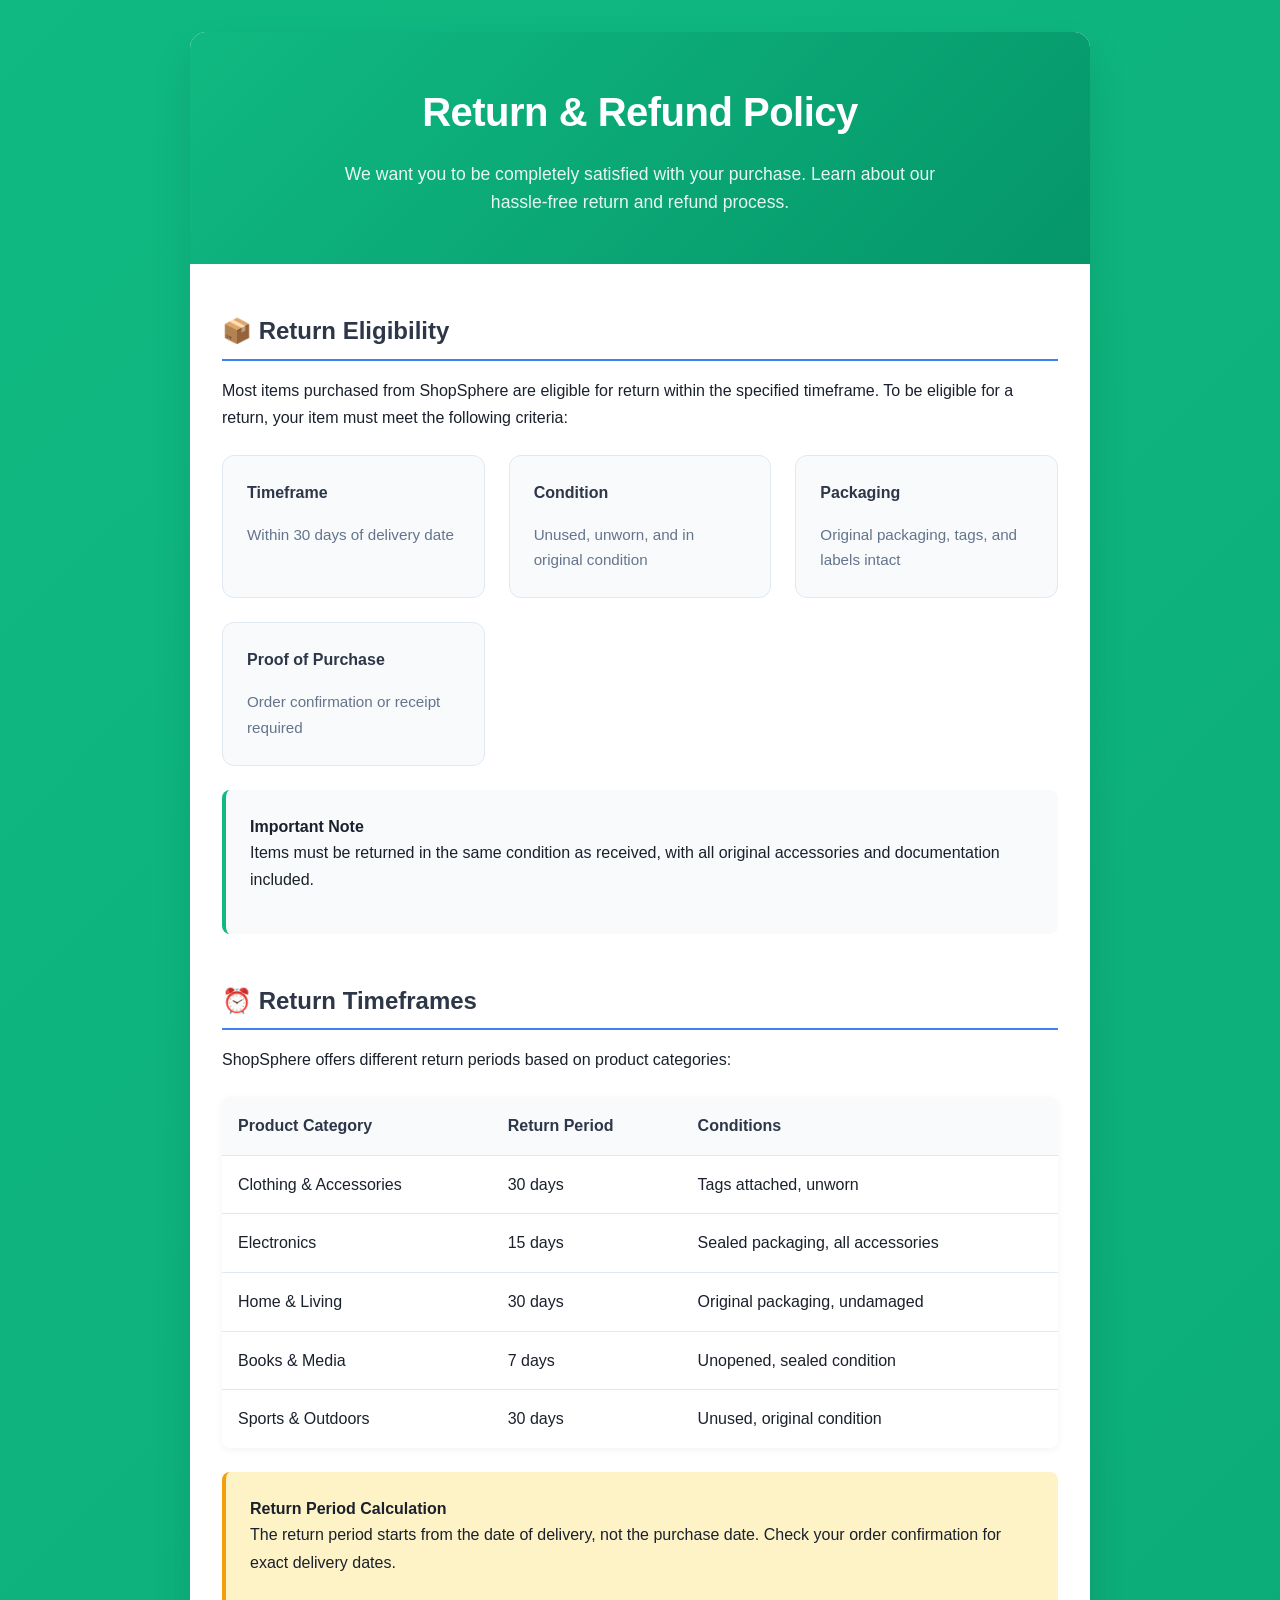
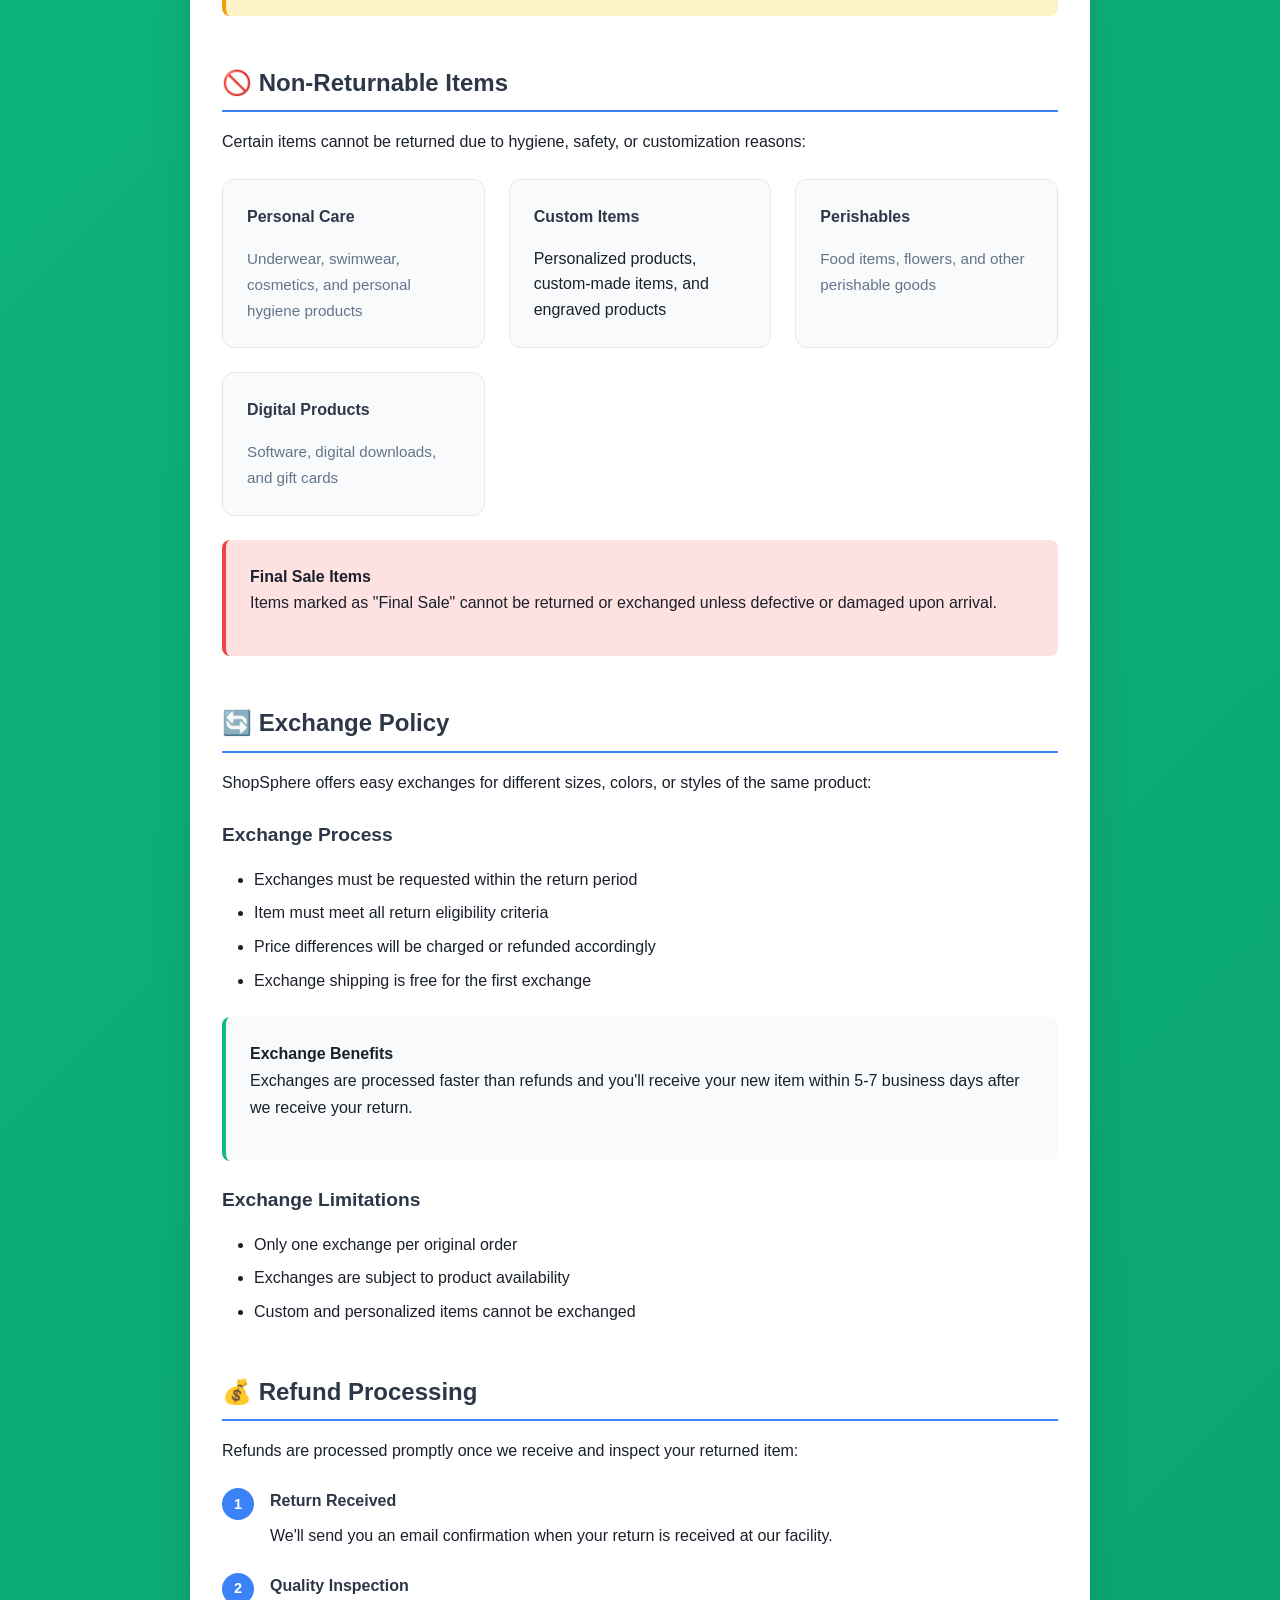
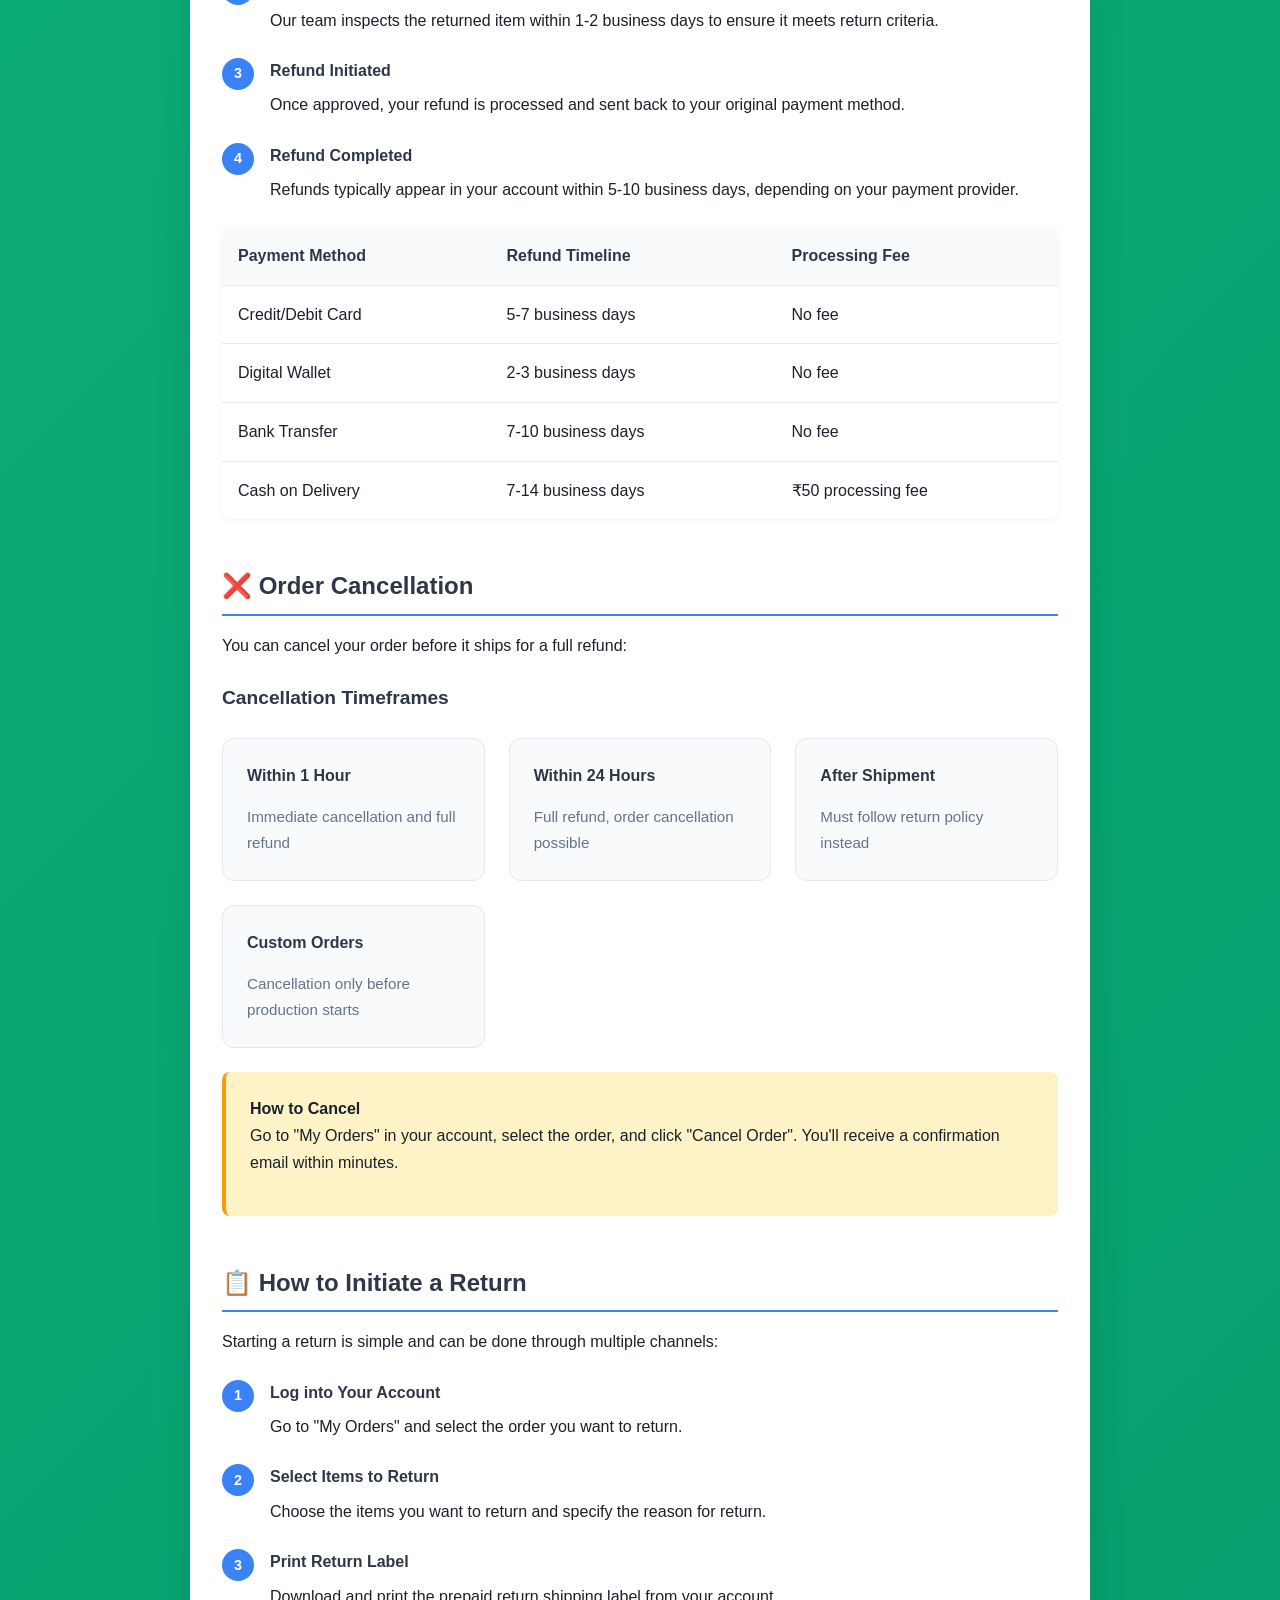
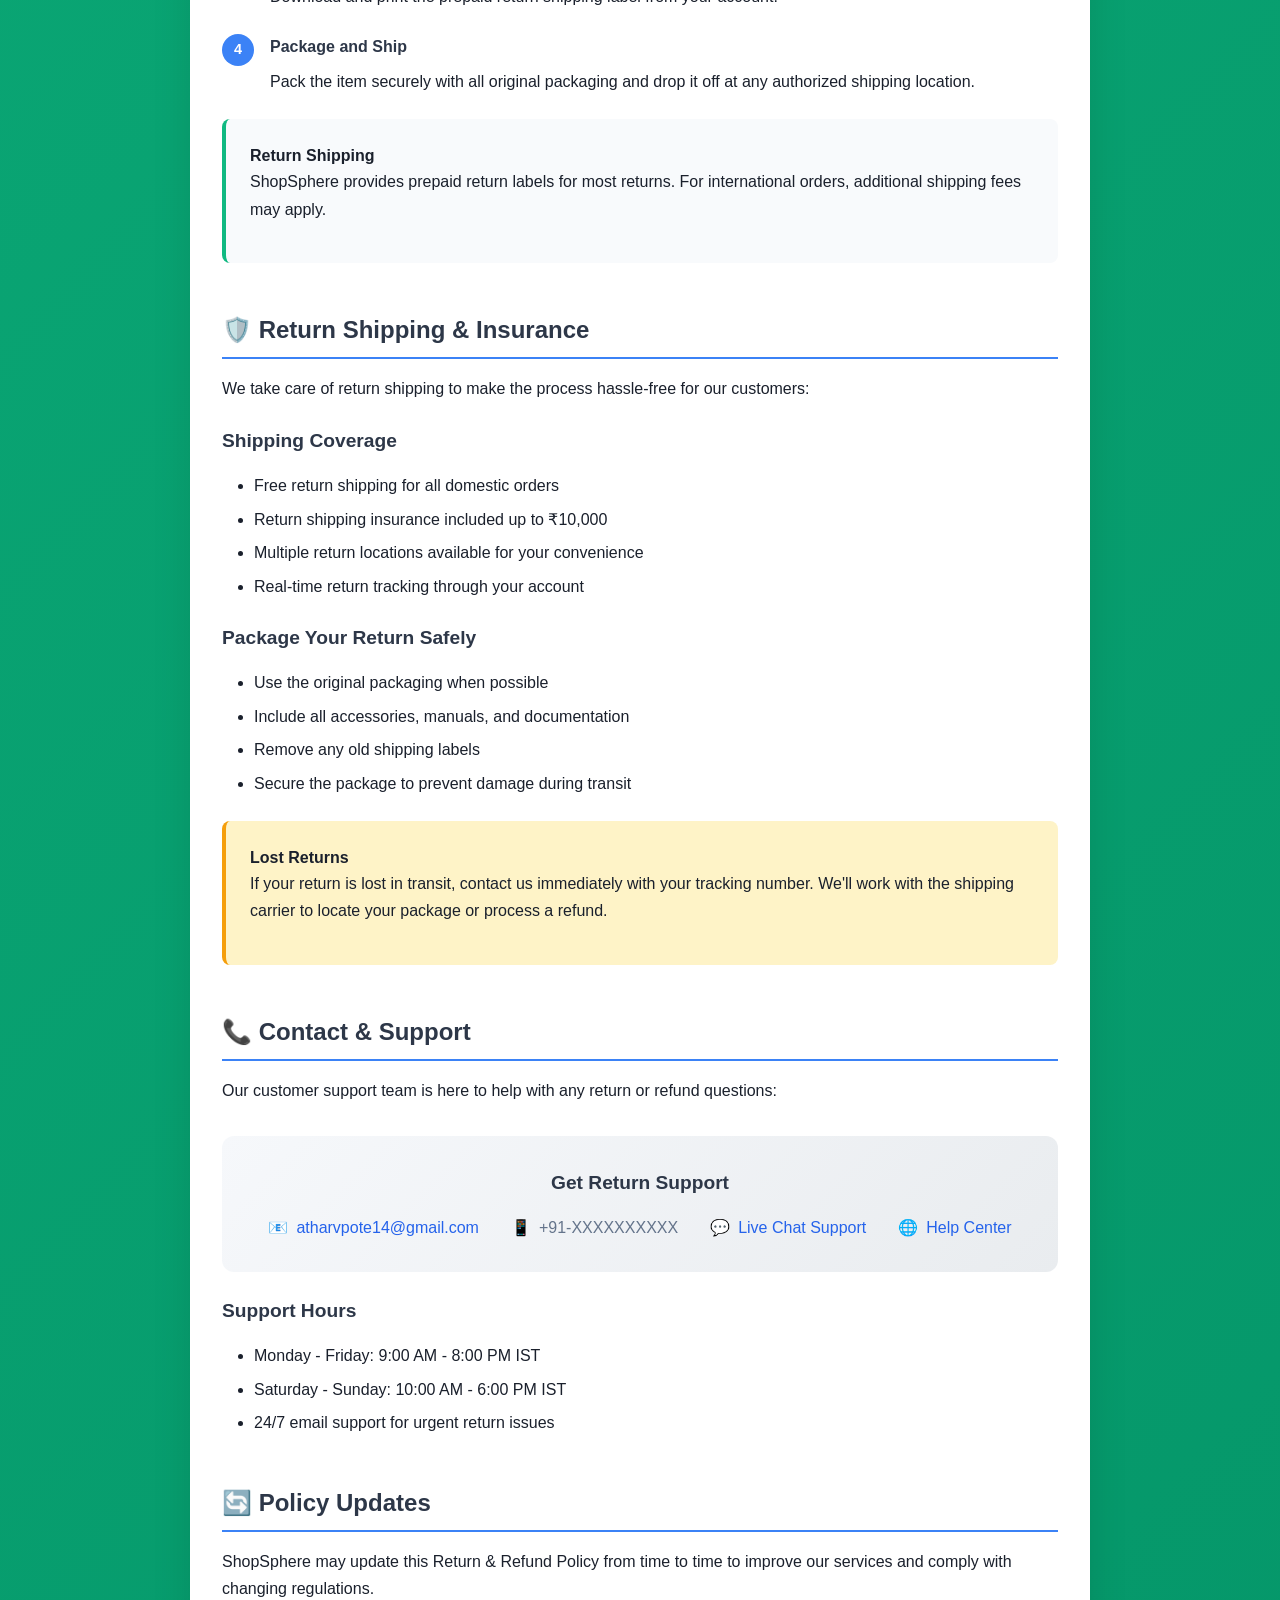
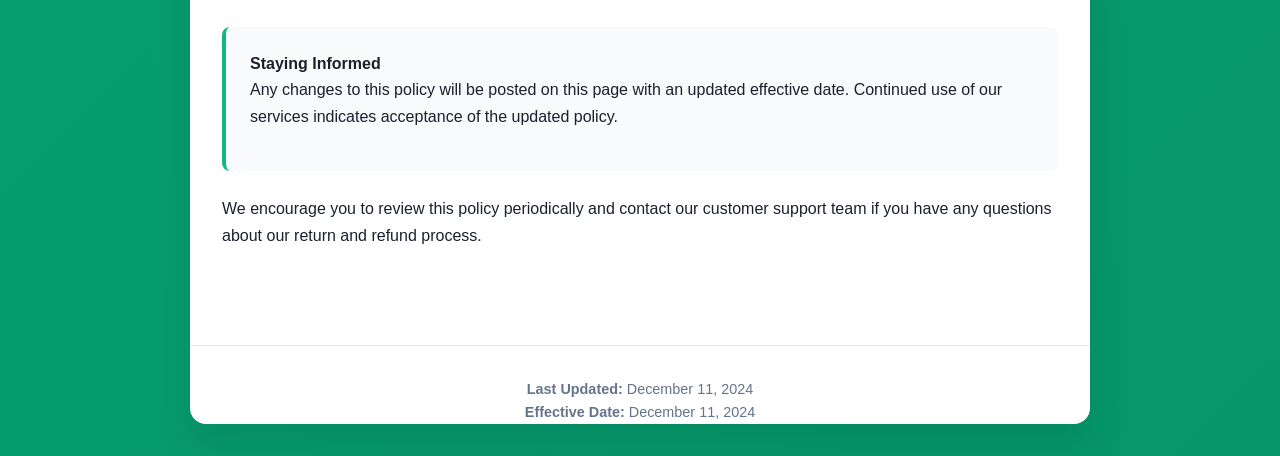
<file: return-refund-policy.html>
<!DOCTYPE html>
<html lang="en">
<head>
    <meta charset="UTF-8">
    <meta name="viewport" content="width=device-width, initial-scale=1.0">
    <title>Return & Refund Policy - ShopSphere</title>
    <link rel="stylesheet" href="css/styles.css">
    <link rel="icon" type="image/png" href="images/logo/Picsart_26-02-11_17-00-14-844.png">
    <style>
        :root {
            --return-bg: #ffffff;
            --return-panel: #f8fafc;
            --return-border: #e2e8f0;
            --return-text: #1a202c;
            --return-muted: #64748b;
            --return-primary: #3b82f6;
            --return-heading: #2d3748;
            --return-link: #2563eb;
            --return-success: #10b981;
            --return-warning: #f59e0b;
            --return-danger: #ef4444;
        }

        body {
            background: linear-gradient(135deg, #10b981 0%, #059669 100%);
            min-height: 100vh;
            font-family: -apple-system, BlinkMacSystemFont, 'Segoe UI', Roboto, Oxygen, Ubuntu, Cantarell, sans-serif;
            line-height: 1.6;
            color: var(--return-text);
            margin: 0;
            padding: 2rem 1rem;
        }

        .return-container {
            max-width: 900px;
            margin: 0 auto;
            background: var(--return-bg);
            border-radius: 16px;
            box-shadow: 0 20px 40px rgba(0, 0, 0, 0.1);
            overflow: hidden;
        }

        .return-header {
            background: linear-gradient(135deg, #10b981 0%, #059669 100%);
            color: white;
            padding: 3rem 2rem;
            text-align: center;
        }

        .return-header h1 {
            font-size: 2.5rem;
            font-weight: 700;
            margin: 0 0 1rem 0;
            letter-spacing: -0.5px;
        }

        .return-header p {
            font-size: 1.1rem;
            opacity: 0.9;
            margin: 0;
            max-width: 600px;
            margin-left: auto;
            margin-right: auto;
        }

        .return-content {
            padding: 3rem 2rem;
        }

        .return-section {
            margin-bottom: 3rem;
        }

        .return-section:last-child {
            margin-bottom: 0;
        }

        .return-section h2 {
            font-size: 1.5rem;
            font-weight: 700;
            color: var(--return-heading);
            margin-bottom: 1rem;
            padding-bottom: 0.5rem;
            border-bottom: 2px solid var(--return-primary);
            display: flex;
            align-items: center;
            gap: 0.5rem;
        }

        .return-section h3 {
            font-size: 1.2rem;
            font-weight: 600;
            color: var(--return-heading);
            margin: 1.5rem 0 1rem 0;
        }

        .return-section p {
            margin-bottom: 1rem;
            color: var(--return-text);
            font-size: 1rem;
            line-height: 1.7;
        }

        .return-section ul {
            margin: 1rem 0;
            padding-left: 2rem;
        }

        .return-section li {
            margin-bottom: 0.5rem;
            color: var(--return-text);
        }

        .return-highlight {
            background: var(--return-panel);
            border-left: 4px solid var(--return-success);
            padding: 1.5rem;
            margin: 1.5rem 0;
            border-radius: 8px;
        }

        .return-warning {
            background: #fef3c7;
            border-left: 4px solid var(--return-warning);
            padding: 1.5rem;
            margin: 1.5rem 0;
            border-radius: 8px;
        }

        .return-danger {
            background: #fee2e2;
            border-left: 4px solid var(--return-danger);
            padding: 1.5rem;
            margin: 1.5rem 0;
            border-radius: 8px;
        }

        .return-grid {
            display: grid;
            grid-template-columns: repeat(auto-fit, minmax(250px, 1fr));
            gap: 1.5rem;
            margin: 1.5rem 0;
        }

        .return-card {
            background: var(--return-panel);
            padding: 1.5rem;
            border-radius: 12px;
            border: 1px solid var(--return-border);
        }

        .return-card h4 {
            margin: 0 0 1rem 0;
            color: var(--return-heading);
            font-weight: 600;
        }

        .return-card p {
            margin: 0;
            font-size: 0.95rem;
            color: var(--return-muted);
        }

        .return-link {
            color: var(--return-link);
            text-decoration: none;
            font-weight: 500;
            transition: color 0.2s ease;
        }

        .return-link:hover {
            color: var(--return-primary);
            text-decoration: underline;
        }

        .return-table {
            width: 100%;
            border-collapse: collapse;
            margin: 1.5rem 0;
            background: var(--return-bg);
            border-radius: 8px;
            overflow: hidden;
            box-shadow: 0 2px 8px rgba(0, 0, 0, 0.05);
        }

        .return-table th,
        .return-table td {
            padding: 1rem;
            text-align: left;
            border-bottom: 1px solid var(--return-border);
        }

        .return-table th {
            background: var(--return-panel);
            font-weight: 600;
            color: var(--return-heading);
        }

        .return-table tr:last-child td {
            border-bottom: none;
        }

        .return-steps {
            counter-reset: step-counter;
            margin: 1.5rem 0;
        }

        .return-step {
            position: relative;
            padding-left: 3rem;
            margin-bottom: 1.5rem;
            counter-increment: step-counter;
        }

        .return-step::before {
            content: counter(step-counter);
            position: absolute;
            left: 0;
            top: 0;
            width: 2rem;
            height: 2rem;
            background: var(--return-primary);
            color: white;
            border-radius: 50%;
            display: flex;
            align-items: center;
            justify-content: center;
            font-weight: bold;
            font-size: 0.9rem;
        }

        .return-step h4 {
            margin: 0 0 0.5rem 0;
            color: var(--return-heading);
        }

        .return-step p {
            margin: 0;
            color: var(--return-text);
        }

        .contact-box {
            background: linear-gradient(135deg, #f6f8fb 0%, #e9ecef 100%);
            padding: 2rem;
            border-radius: 12px;
            margin-top: 2rem;
            text-align: center;
        }

        .contact-box h3 {
            margin: 0 0 1rem 0;
            color: var(--return-heading);
        }

        .contact-methods {
            display: flex;
            justify-content: center;
            gap: 2rem;
            flex-wrap: wrap;
            margin-top: 1rem;
        }

        .contact-method {
            display: flex;
            align-items: center;
            gap: 0.5rem;
            color: var(--return-muted);
        }

        .last-updated {
            text-align: center;
            margin-top: 2rem;
            padding-top: 2rem;
            border-top: 1px solid var(--return-border);
            color: var(--return-muted);
            font-size: 0.9rem;
        }

        .back-to-top {
            position: fixed;
            bottom: 2rem;
            right: 2rem;
            background: var(--return-success);
            color: white;
            width: 50px;
            height: 50px;
            border-radius: 50%;
            display: flex;
            align-items: center;
            justify-content: center;
            cursor: pointer;
            box-shadow: 0 4px 12px rgba(16, 185, 129, 0.3);
            transition: all 0.3s ease;
            text-decoration: none;
            font-weight: bold;
        }

        .back-to-top:hover {
            transform: translateY(-2px);
            box-shadow: 0 6px 20px rgba(16, 185, 129, 0.4);
        }

        @media (max-width: 768px) {
            body {
                padding: 1rem 0.5rem;
            }

            .return-header {
                padding: 2rem 1.5rem;
            }

            .return-header h1 {
                font-size: 2rem;
            }

            .return-content {
                padding: 2rem 1.5rem;
            }

            .return-section h2 {
                font-size: 1.3rem;
            }

            .return-grid {
                grid-template-columns: 1fr;
            }

            .return-table {
                font-size: 0.9rem;
            }

            .return-table th,
            .return-table td {
                padding: 0.75rem 0.5rem;
            }

            .contact-methods {
                flex-direction: column;
                gap: 1rem;
            }
        }
    </style>
</head>
<body>
    <div class="return-container">
        <header class="return-header">
            <h1>Return & Refund Policy</h1>
            <p>We want you to be completely satisfied with your purchase. Learn about our hassle-free return and refund process.</p>
        </header>

        <div class="return-content">
            <section class="return-section">
                <h2>📦 Return Eligibility</h2>
                <p>Most items purchased from ShopSphere are eligible for return within the specified timeframe. To be eligible for a return, your item must meet the following criteria:</p>
                
                <div class="return-grid">
                    <div class="return-card">
                        <h4>Timeframe</h4>
                        <p>Within 30 days of delivery date</p>
                    </div>
                    <div class="return-card">
                        <h4>Condition</h4>
                        <p>Unused, unworn, and in original condition</p>
                    </div>
                    <div class="return-card">
                        <h4>Packaging</h4>
                        <p>Original packaging, tags, and labels intact</p>
                    </div>
                    <div class="return-card">
                        <h4>Proof of Purchase</h4>
                        <p>Order confirmation or receipt required</p>
                    </div>
                </div>

                <div class="return-highlight">
                    <h4>Important Note</h4>
                    <p>Items must be returned in the same condition as received, with all original accessories and documentation included.</p>
                </div>
            </section>

            <section class="return-section">
                <h2>⏰ Return Timeframes</h2>
                <p>ShopSphere offers different return periods based on product categories:</p>
                
                <table class="return-table">
                    <thead>
                        <tr>
                            <th>Product Category</th>
                            <th>Return Period</th>
                            <th>Conditions</th>
                        </tr>
                    </thead>
                    <tbody>
                        <tr>
                            <td>Clothing & Accessories</td>
                            <td>30 days</td>
                            <td>Tags attached, unworn</td>
                        </tr>
                        <tr>
                            <td>Electronics</td>
                            <td>15 days</td>
                            <td>Sealed packaging, all accessories</td>
                        </tr>
                        <tr>
                            <td>Home & Living</td>
                            <td>30 days</td>
                            <td>Original packaging, undamaged</td>
                        </tr>
                        <tr>
                            <td>Books & Media</td>
                            <td>7 days</td>
                            <td>Unopened, sealed condition</td>
                        </tr>
                        <tr>
                            <td>Sports & Outdoors</td>
                            <td>30 days</td>
                            <td>Unused, original condition</td>
                        </tr>
                    </tbody>
                </table>

                <div class="return-warning">
                    <h4>Return Period Calculation</h4>
                    <p>The return period starts from the date of delivery, not the purchase date. Check your order confirmation for exact delivery dates.</p>
                </div>
            </section>

            <section class="return-section">
                <h2>🚫 Non-Returnable Items</h2>
                <p>Certain items cannot be returned due to hygiene, safety, or customization reasons:</p>
                
                <div class="return-grid">
                    <div class="return-card">
                        <h4>Personal Care</h4>
                        <p>Underwear, swimwear, cosmetics, and personal hygiene products</p>
                    </div>
                    <div class="return-card">
                        <h4>Custom Items</h4>
                        <td>Personalized products, custom-made items, and engraved products</td>
                    </div>
                    <div class="return-card">
                        <h4>Perishables</h4>
                        <p>Food items, flowers, and other perishable goods</p>
                    </div>
                    <div class="return-card">
                        <h4>Digital Products</h4>
                        <p>Software, digital downloads, and gift cards</p>
                    </div>
                </div>

                <div class="return-danger">
                    <h4>Final Sale Items</h4>
                    <p>Items marked as "Final Sale" cannot be returned or exchanged unless defective or damaged upon arrival.</p>
                </div>
            </section>

            <section class="return-section">
                <h2>🔄 Exchange Policy</h2>
                <p>ShopSphere offers easy exchanges for different sizes, colors, or styles of the same product:</p>
                
                <h3>Exchange Process</h3>
                <ul>
                    <li>Exchanges must be requested within the return period</li>
                    <li>Item must meet all return eligibility criteria</li>
                    <li>Price differences will be charged or refunded accordingly</li>
                    <li>Exchange shipping is free for the first exchange</li>
                </ul>

                <div class="return-highlight">
                    <h4>Exchange Benefits</h4>
                    <p>Exchanges are processed faster than refunds and you'll receive your new item within 5-7 business days after we receive your return.</p>
                </div>

                <h3>Exchange Limitations</h3>
                <ul>
                    <li>Only one exchange per original order</li>
                    <li>Exchanges are subject to product availability</li>
                    <li>Custom and personalized items cannot be exchanged</li>
                </ul>
            </section>

            <section class="return-section">
                <h2>💰 Refund Processing</h2>
                <p>Refunds are processed promptly once we receive and inspect your returned item:</p>
                
                <div class="return-steps">
                    <div class="return-step">
                        <h4>Return Received</h4>
                        <p>We'll send you an email confirmation when your return is received at our facility.</p>
                    </div>
                    <div class="return-step">
                        <h4>Quality Inspection</h4>
                        <p>Our team inspects the returned item within 1-2 business days to ensure it meets return criteria.</p>
                    </div>
                    <div class="return-step">
                        <h4>Refund Initiated</h4>
                        <p>Once approved, your refund is processed and sent back to your original payment method.</p>
                    </div>
                    <div class="return-step">
                        <h4>Refund Completed</h4>
                        <p>Refunds typically appear in your account within 5-10 business days, depending on your payment provider.</p>
                    </div>
                </div>

                <table class="return-table">
                    <thead>
                        <tr>
                            <th>Payment Method</th>
                            <th>Refund Timeline</th>
                            <th>Processing Fee</th>
                        </tr>
                    </thead>
                    <tbody>
                        <tr>
                            <td>Credit/Debit Card</td>
                            <td>5-7 business days</td>
                            <td>No fee</td>
                        </tr>
                        <tr>
                            <td>Digital Wallet</td>
                            <td>2-3 business days</td>
                            <td>No fee</td>
                        </tr>
                        <tr>
                            <td>Bank Transfer</td>
                            <td>7-10 business days</td>
                            <td>No fee</td>
                        </tr>
                        <tr>
                            <td>Cash on Delivery</td>
                            <td>7-14 business days</td>
                            <td>₹50 processing fee</td>
                        </tr>
                    </tbody>
                </table>
            </section>

            <section class="return-section">
                <h2>❌ Order Cancellation</h2>
                <p>You can cancel your order before it ships for a full refund:</p>
                
                <h3>Cancellation Timeframes</h3>
                <div class="return-grid">
                    <div class="return-card">
                        <h4>Within 1 Hour</h4>
                        <p>Immediate cancellation and full refund</p>
                    </div>
                    <div class="return-card">
                        <h4>Within 24 Hours</h4>
                        <p>Full refund, order cancellation possible</p>
                    </div>
                    <div class="return-card">
                        <h4>After Shipment</h4>
                        <p>Must follow return policy instead</p>
                    </div>
                    <div class="return-card">
                        <h4>Custom Orders</h4>
                        <p>Cancellation only before production starts</p>
                    </div>
                </div>

                <div class="return-warning">
                    <h4>How to Cancel</h4>
                    <p>Go to "My Orders" in your account, select the order, and click "Cancel Order". You'll receive a confirmation email within minutes.</p>
                </div>
            </section>

            <section class="return-section">
                <h2>📋 How to Initiate a Return</h2>
                <p>Starting a return is simple and can be done through multiple channels:</p>
                
                <div class="return-steps">
                    <div class="return-step">
                        <h4>Log into Your Account</h4>
                        <p>Go to "My Orders" and select the order you want to return.</p>
                    </div>
                    <div class="return-step">
                        <h4>Select Items to Return</h4>
                        <p>Choose the items you want to return and specify the reason for return.</p>
                    </div>
                    <div class="return-step">
                        <h4>Print Return Label</h4>
                        <p>Download and print the prepaid return shipping label from your account.</p>
                    </div>
                    <div class="return-step">
                        <h4>Package and Ship</h4>
                        <p>Pack the item securely with all original packaging and drop it off at any authorized shipping location.</p>
                    </div>
                </div>

                <div class="return-highlight">
                    <h4>Return Shipping</h4>
                    <p>ShopSphere provides prepaid return labels for most returns. For international orders, additional shipping fees may apply.</p>
                </div>
            </section>

            <section class="return-section">
                <h2>🛡️ Return Shipping & Insurance</h2>
                <p>We take care of return shipping to make the process hassle-free for our customers:</p>
                
                <h3>Shipping Coverage</h3>
                <ul>
                    <li>Free return shipping for all domestic orders</li>
                    <li>Return shipping insurance included up to ₹10,000</li>
                    <li>Multiple return locations available for your convenience</li>
                    <li>Real-time return tracking through your account</li>
                </ul>

                <h3>Package Your Return Safely</h3>
                <ul>
                    <li>Use the original packaging when possible</li>
                    <li>Include all accessories, manuals, and documentation</li>
                    <li>Remove any old shipping labels</li>
                    <li>Secure the package to prevent damage during transit</li>
                </ul>

                <div class="return-warning">
                    <h4>Lost Returns</h4>
                    <p>If your return is lost in transit, contact us immediately with your tracking number. We'll work with the shipping carrier to locate your package or process a refund.</p>
                </div>
            </section>

            <section class="return-section">
                <h2>📞 Contact & Support</h2>
                <p>Our customer support team is here to help with any return or refund questions:</p>
                
                <div class="contact-box">
                    <h3>Get Return Support</h3>
                    <div class="contact-methods">
                        <div class="contact-method">
                            <span>📧</span>
                            <a href="mailto:atharvpote14@gmail.com" class="return-link">atharvpote14@gmail.com</a>
                        </div>
                        <div class="contact-method">
                            <span>📱</span>
                            <span>+91-XXXXXXXXXX</span>
                        </div>
                        <div class="contact-method">
                            <span>💬</span>
                            <a href="#" class="return-link">Live Chat Support</a>
                        </div>
                        <div class="contact-method">
                            <span>🌐</span>
                            <a href="#" class="return-link">Help Center</a>
                        </div>
                    </div>
                </div>

                <h3>Support Hours</h3>
                <ul>
                    <li>Monday - Friday: 9:00 AM - 8:00 PM IST</li>
                    <li>Saturday - Sunday: 10:00 AM - 6:00 PM IST</li>
                    <li>24/7 email support for urgent return issues</li>
                </ul>
            </section>

            <section class="return-section">
                <h2>🔄 Policy Updates</h2>
                <p>ShopSphere may update this Return & Refund Policy from time to time to improve our services and comply with changing regulations.</p>
                
                <div class="return-highlight">
                    <h4>Staying Informed</h4>
                    <p>Any changes to this policy will be posted on this page with an updated effective date. Continued use of our services indicates acceptance of the updated policy.</p>
                </div>

                <p>We encourage you to review this policy periodically and contact our customer support team if you have any questions about our return and refund process.</p>
            </section>
        </div>

        <div class="last-updated">
            <p><strong>Last Updated:</strong> December 11, 2024</p>
            <p><strong>Effective Date:</strong> December 11, 2024</p>
        </div>
    </div>

    <a href="#top" class="back-to-top" onclick="window.scrollTo({top: 0, behavior: 'smooth'})">↑</a>

    <script>
        // Smooth scroll for anchor links
        document.querySelectorAll('a[href^="#"]').forEach(anchor => {
            anchor.addEventListener('click', function (e) {
                e.preventDefault();
                const target = document.querySelector(this.getAttribute('href'));
                if (target) {
                    target.scrollIntoView({
                        behavior: 'smooth',
                        block: 'start'
                    });
                }
            });
        });

        // Show/hide back to top button based on scroll position
        window.addEventListener('scroll', function() {
            const backToTop = document.querySelector('.back-to-top');
            if (window.pageYOffset > 300) {
                backToTop.style.display = 'flex';
            } else {
                backToTop.style.display = 'none';
            }
        });

        // Hide back to top button initially
        document.querySelector('.back-to-top').style.display = 'none';
    </script>
</body>
</html>
</file>
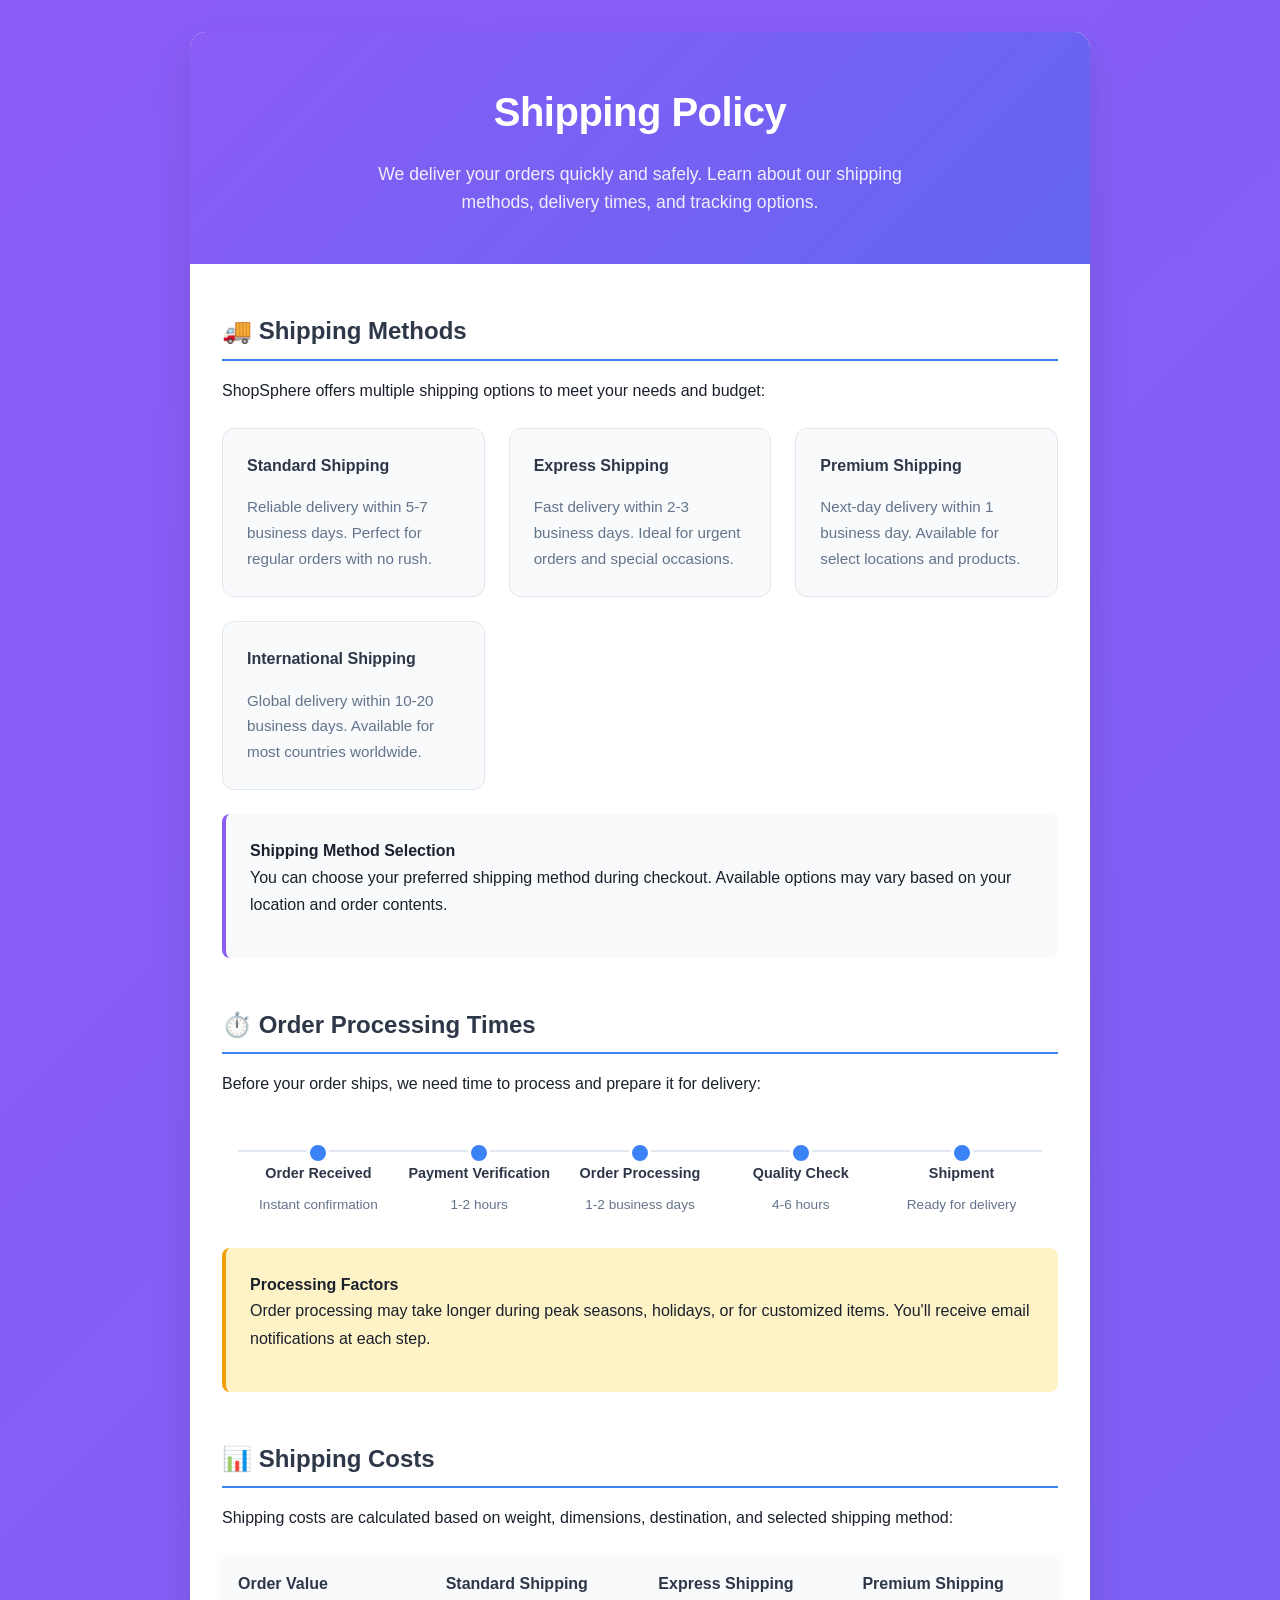
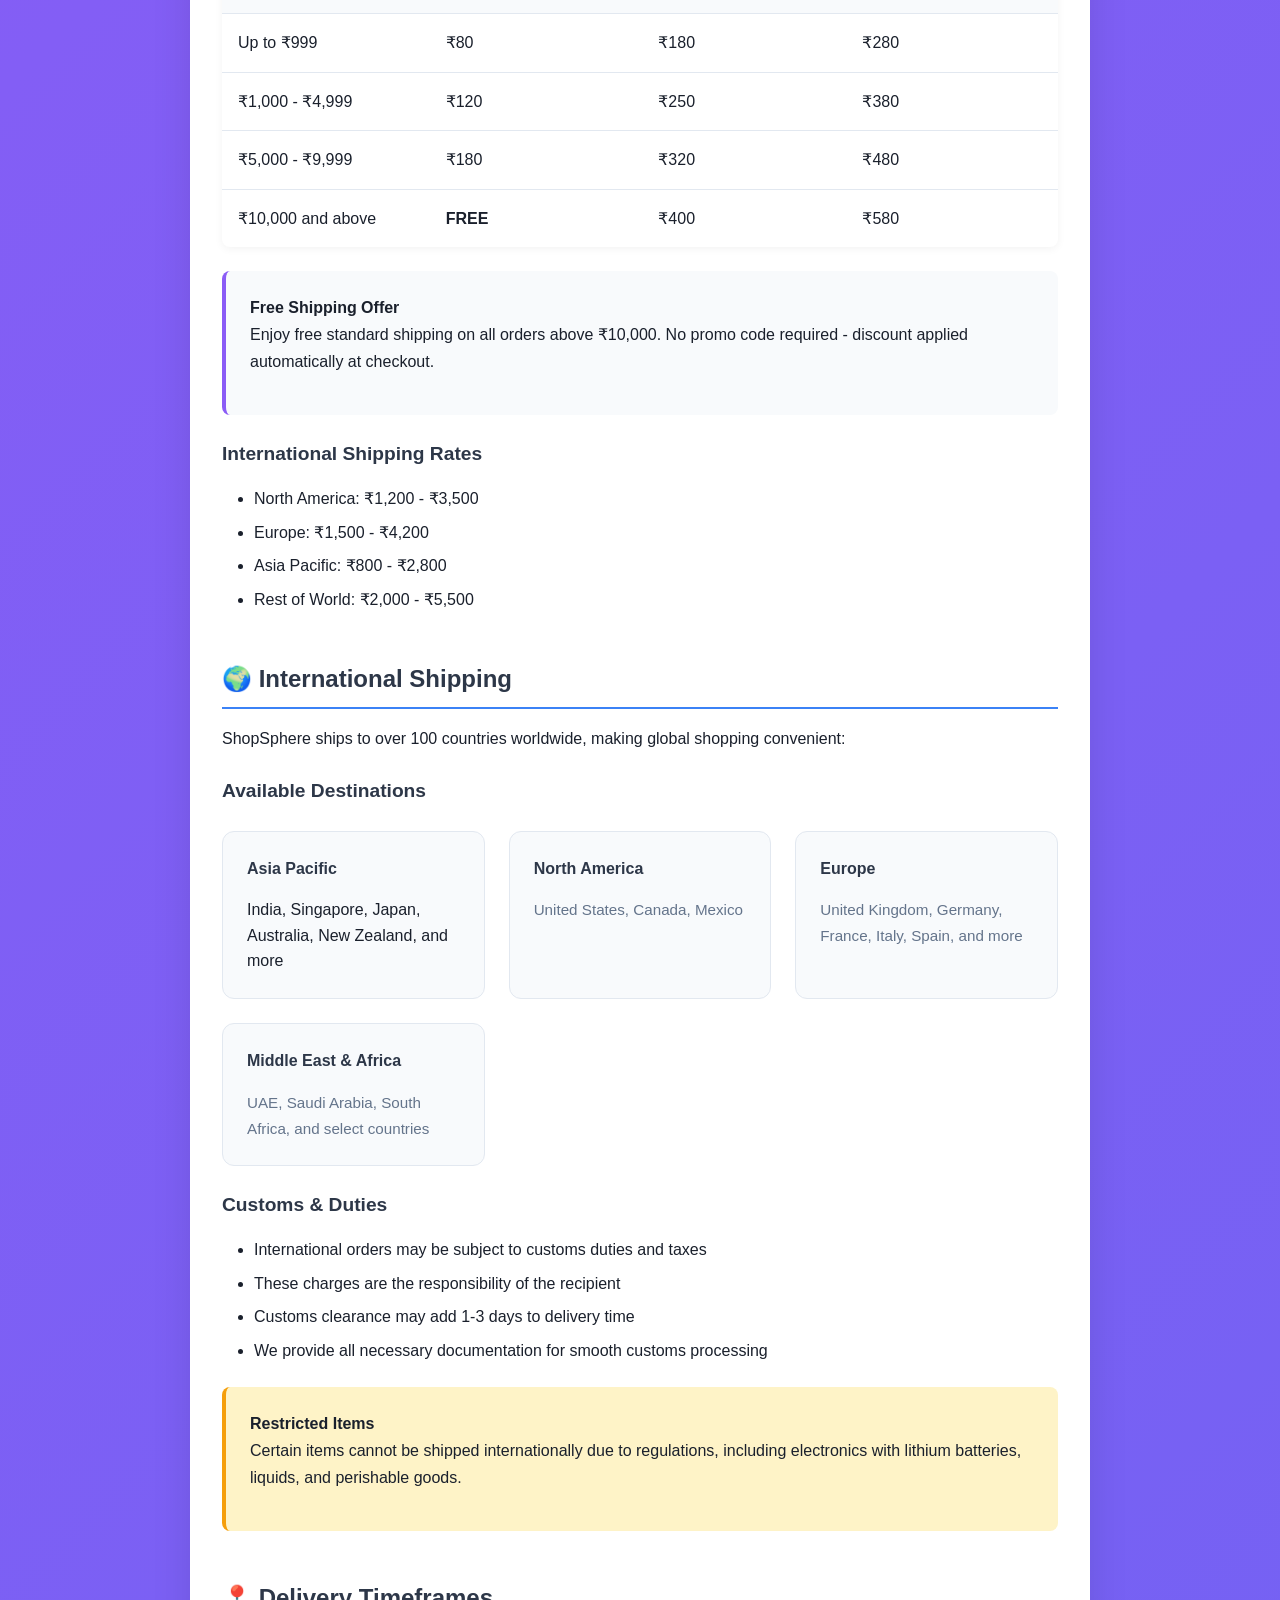
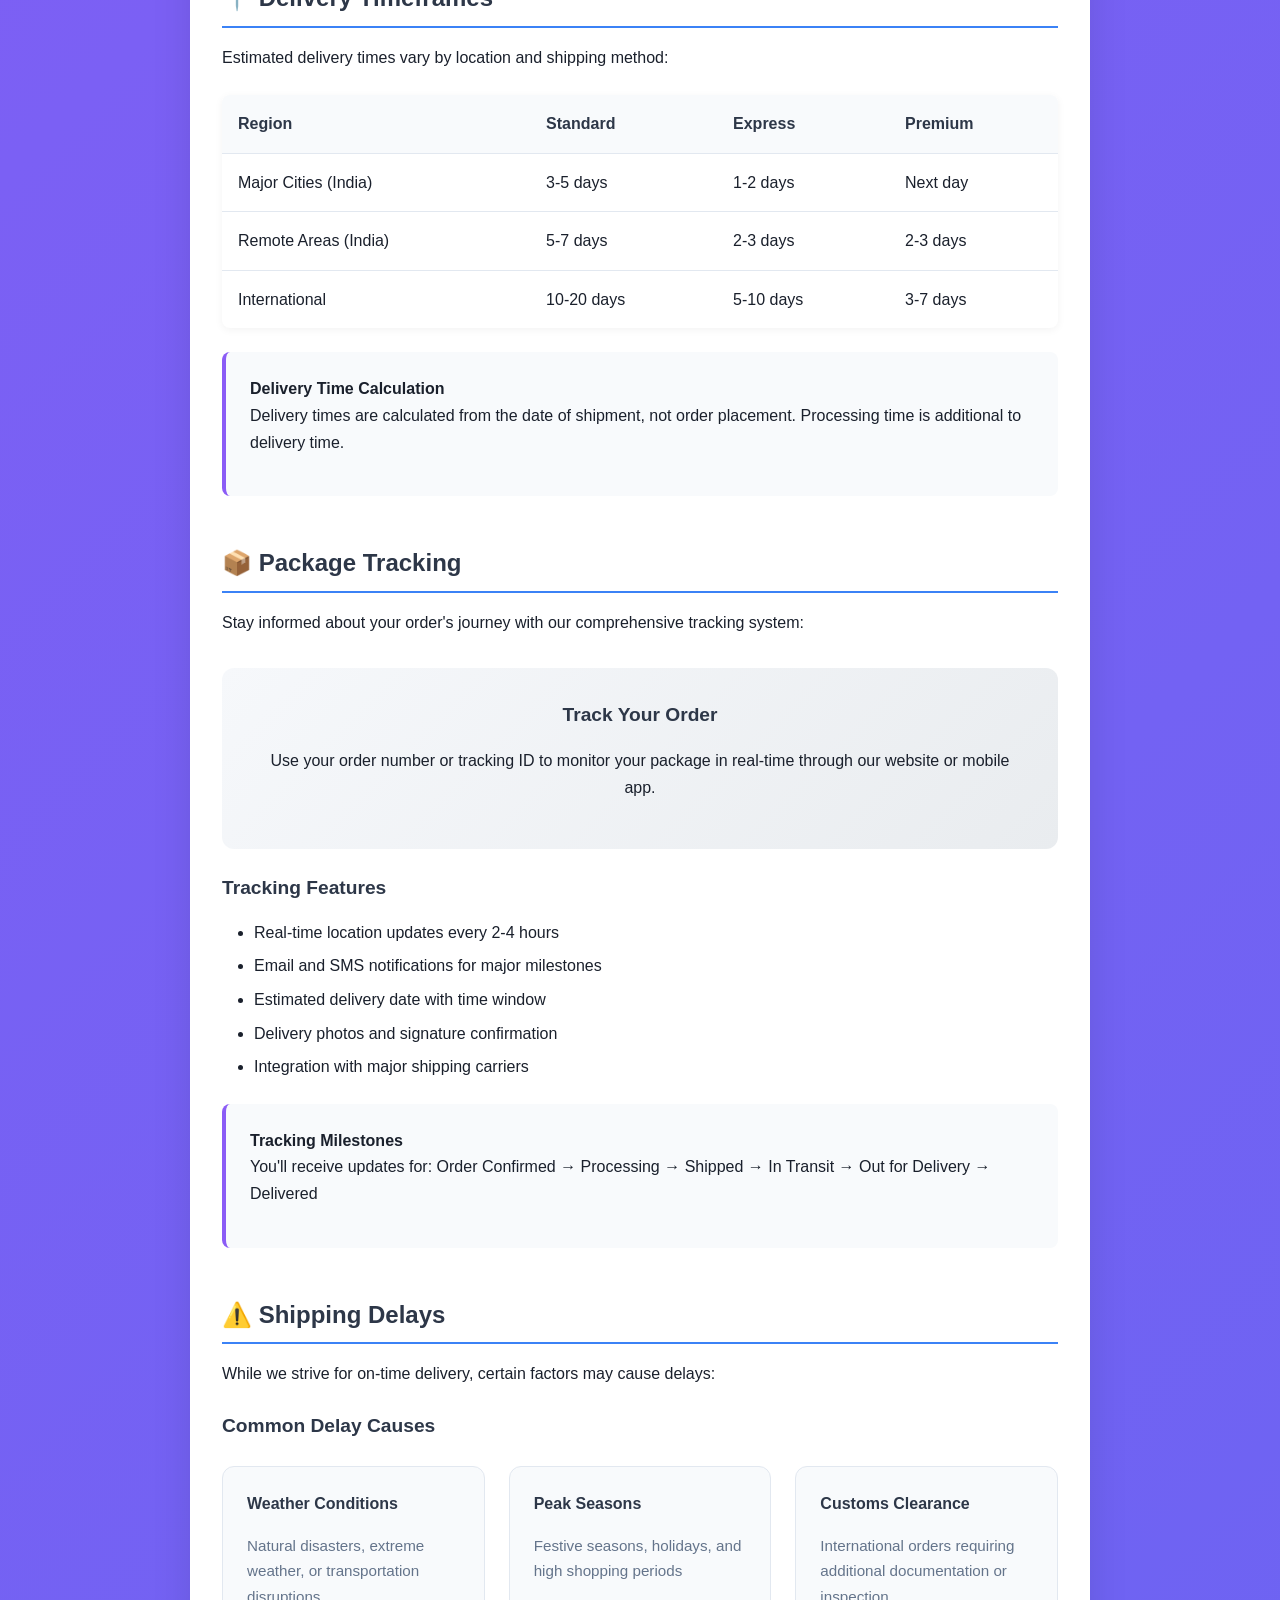
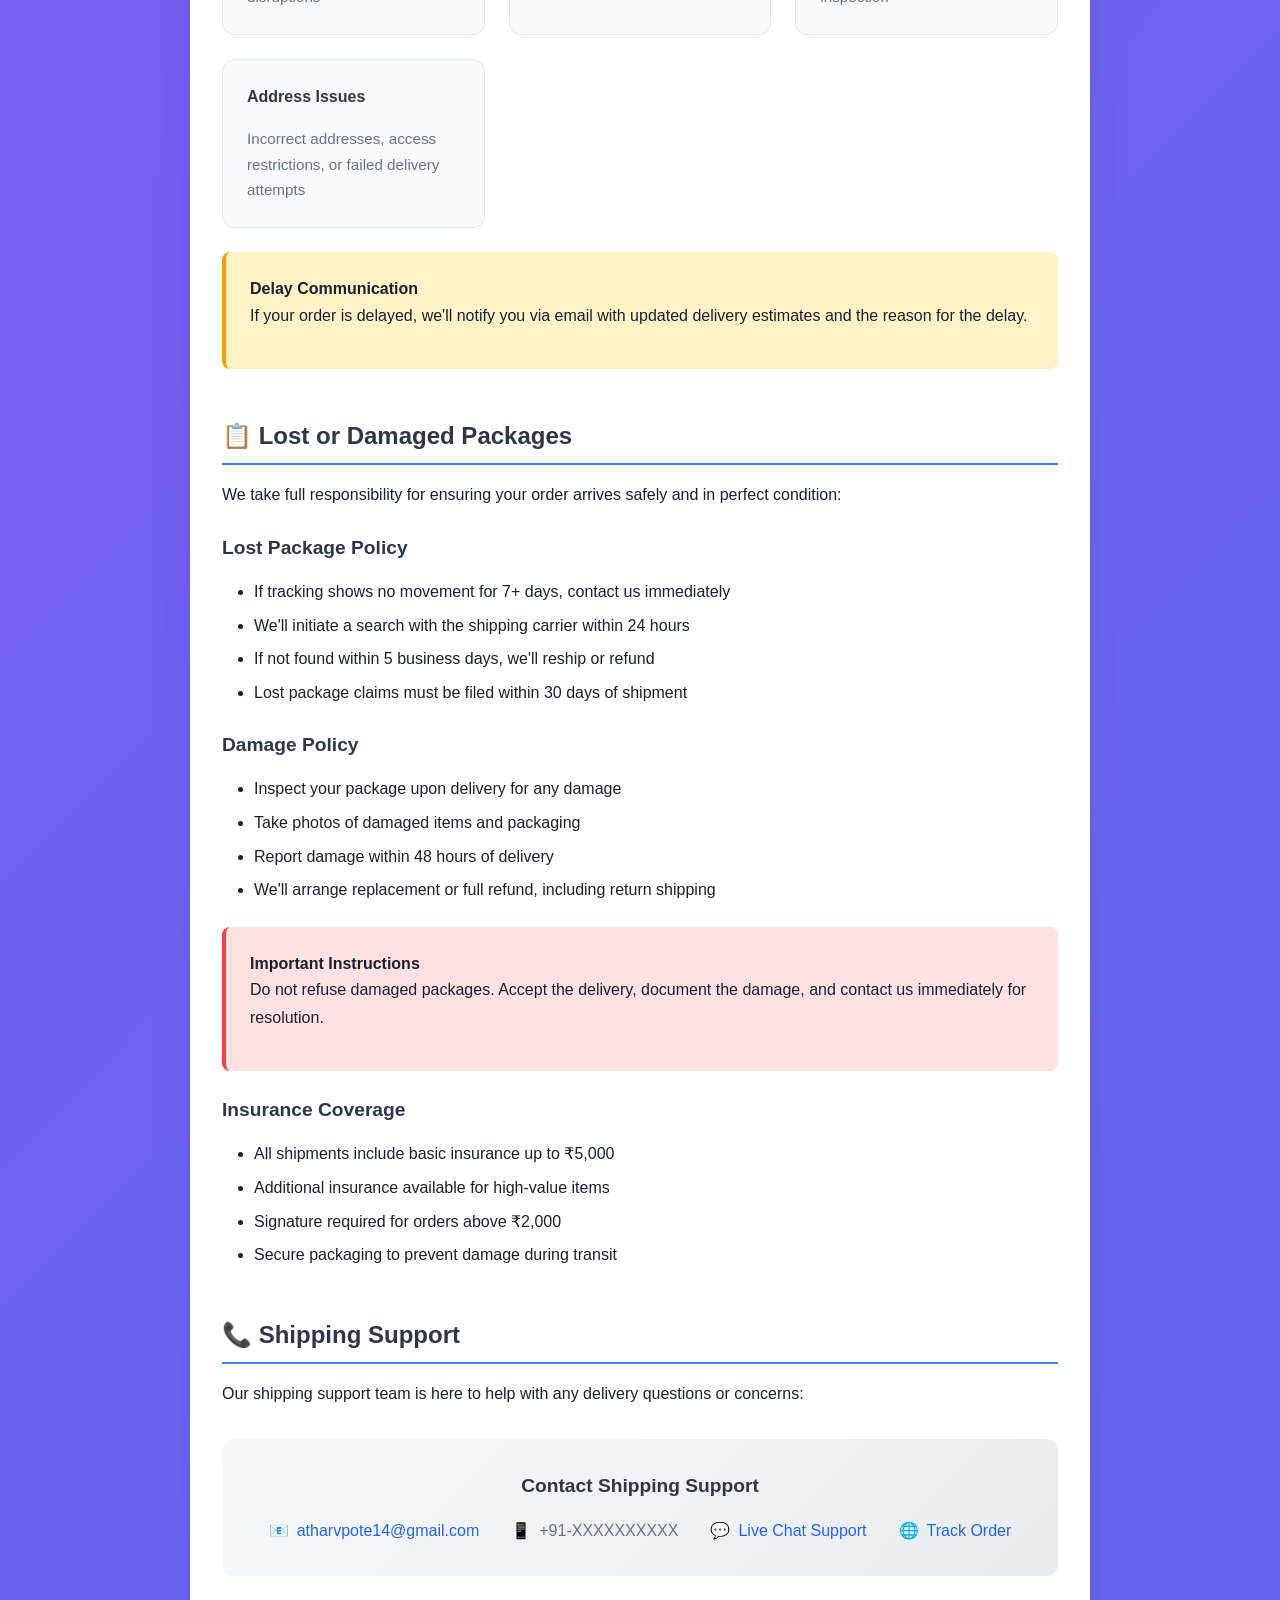
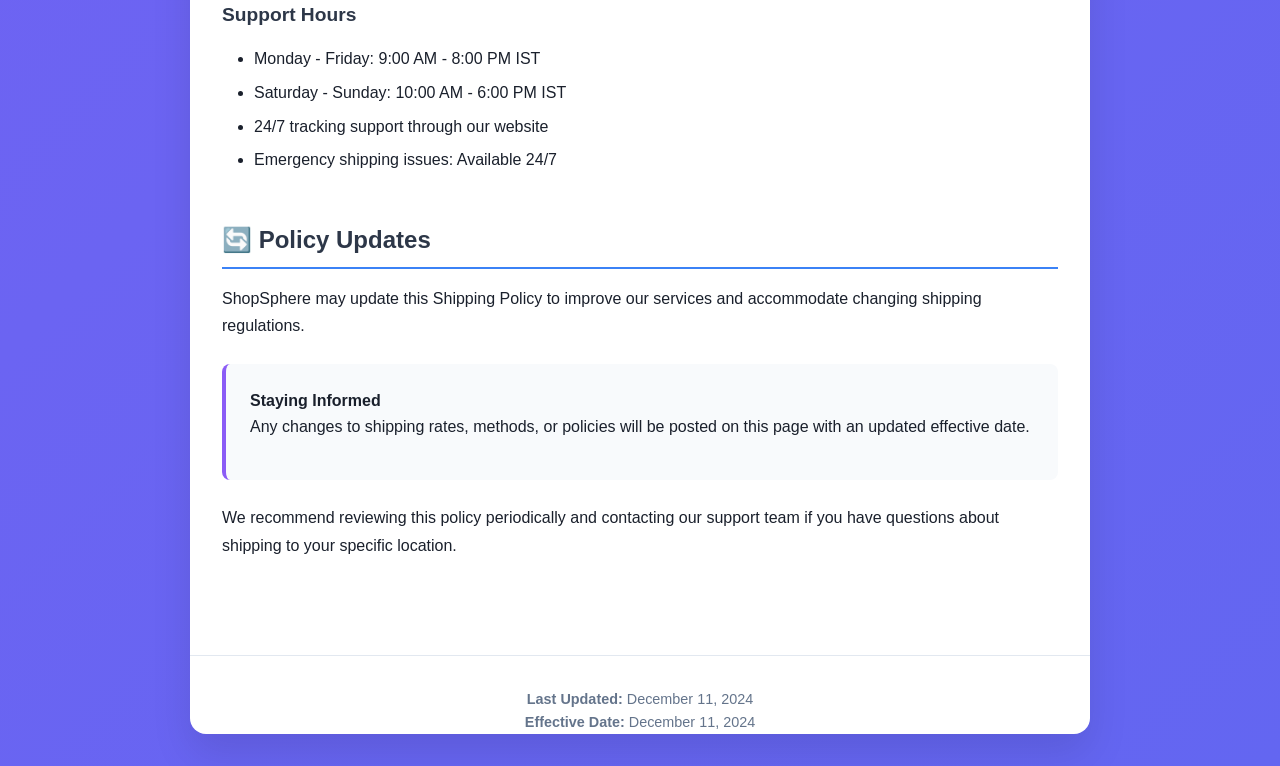
<file: shipping-policy.html>
<!DOCTYPE html>
<html lang="en">
<head>
    <meta charset="UTF-8">
    <meta name="viewport" content="width=device-width, initial-scale=1.0">
    <title>Shipping Policy - ShopSphere</title>
    <link rel="stylesheet" href="css/styles.css">
    <link rel="icon" type="image/png" href="images/logo/Picsart_26-02-11_17-00-14-844.png">
    <style>
        :root {
            --shipping-bg: #ffffff;
            --shipping-panel: #f8fafc;
            --shipping-border: #e2e8f0;
            --shipping-text: #1a202c;
            --shipping-muted: #64748b;
            --shipping-primary: #3b82f6;
            --shipping-heading: #2d3748;
            --shipping-link: #2563eb;
            --shipping-success: #10b981;
            --shipping-warning: #f59e0b;
            --shipping-danger: #ef4444;
            --shipping-info: #8b5cf6;
        }

        body {
            background: linear-gradient(135deg, #8b5cf6 0%, #6366f1 100%);
            min-height: 100vh;
            font-family: -apple-system, BlinkMacSystemFont, 'Segoe UI', Roboto, Oxygen, Ubuntu, Cantarell, sans-serif;
            line-height: 1.6;
            color: var(--shipping-text);
            margin: 0;
            padding: 2rem 1rem;
        }

        .shipping-container {
            max-width: 900px;
            margin: 0 auto;
            background: var(--shipping-bg);
            border-radius: 16px;
            box-shadow: 0 20px 40px rgba(0, 0, 0, 0.1);
            overflow: hidden;
        }

        .shipping-header {
            background: linear-gradient(135deg, #8b5cf6 0%, #6366f1 100%);
            color: white;
            padding: 3rem 2rem;
            text-align: center;
        }

        .shipping-header h1 {
            font-size: 2.5rem;
            font-weight: 700;
            margin: 0 0 1rem 0;
            letter-spacing: -0.5px;
        }

        .shipping-header p {
            font-size: 1.1rem;
            opacity: 0.9;
            margin: 0;
            max-width: 600px;
            margin-left: auto;
            margin-right: auto;
        }

        .shipping-content {
            padding: 3rem 2rem;
        }

        .shipping-section {
            margin-bottom: 3rem;
        }

        .shipping-section:last-child {
            margin-bottom: 0;
        }

        .shipping-section h2 {
            font-size: 1.5rem;
            font-weight: 700;
            color: var(--shipping-heading);
            margin-bottom: 1rem;
            padding-bottom: 0.5rem;
            border-bottom: 2px solid var(--shipping-primary);
            display: flex;
            align-items: center;
            gap: 0.5rem;
        }

        .shipping-section h3 {
            font-size: 1.2rem;
            font-weight: 600;
            color: var(--shipping-heading);
            margin: 1.5rem 0 1rem 0;
        }

        .shipping-section p {
            margin-bottom: 1rem;
            color: var(--shipping-text);
            font-size: 1rem;
            line-height: 1.7;
        }

        .shipping-section ul {
            margin: 1rem 0;
            padding-left: 2rem;
        }

        .shipping-section li {
            margin-bottom: 0.5rem;
            color: var(--shipping-text);
        }

        .shipping-highlight {
            background: var(--shipping-panel);
            border-left: 4px solid var(--shipping-info);
            padding: 1.5rem;
            margin: 1.5rem 0;
            border-radius: 8px;
        }

        .shipping-warning {
            background: #fef3c7;
            border-left: 4px solid var(--shipping-warning);
            padding: 1.5rem;
            margin: 1.5rem 0;
            border-radius: 8px;
        }

        .shipping-danger {
            background: #fee2e2;
            border-left: 4px solid var(--shipping-danger);
            padding: 1.5rem;
            margin: 1.5rem 0;
            border-radius: 8px;
        }

        .shipping-grid {
            display: grid;
            grid-template-columns: repeat(auto-fit, minmax(250px, 1fr));
            gap: 1.5rem;
            margin: 1.5rem 0;
        }

        .shipping-card {
            background: var(--shipping-panel);
            padding: 1.5rem;
            border-radius: 12px;
            border: 1px solid var(--shipping-border);
        }

        .shipping-card h4 {
            margin: 0 0 1rem 0;
            color: var(--shipping-heading);
            font-weight: 600;
        }

        .shipping-card p {
            margin: 0;
            font-size: 0.95rem;
            color: var(--shipping-muted);
        }

        .shipping-link {
            color: var(--shipping-link);
            text-decoration: none;
            font-weight: 500;
            transition: color 0.2s ease;
        }

        .shipping-link:hover {
            color: var(--shipping-primary);
            text-decoration: underline;
        }

        .shipping-table {
            width: 100%;
            border-collapse: collapse;
            margin: 1.5rem 0;
            background: var(--shipping-bg);
            border-radius: 8px;
            overflow: hidden;
            box-shadow: 0 2px 8px rgba(0, 0, 0, 0.05);
        }

        .shipping-table th,
        .shipping-table td {
            padding: 1rem;
            text-align: left;
            border-bottom: 1px solid var(--shipping-border);
        }

        .shipping-table th {
            background: var(--shipping-panel);
            font-weight: 600;
            color: var(--shipping-heading);
        }

        .shipping-table tr:last-child td {
            border-bottom: none;
        }

        .shipping-timeline {
            display: flex;
            justify-content: space-between;
            margin: 2rem 0;
            position: relative;
            padding: 0 1rem;
        }

        .shipping-timeline::before {
            content: '';
            position: absolute;
            top: 20px;
            left: 1rem;
            right: 1rem;
            height: 2px;
            background: var(--shipping-border);
            z-index: 1;
        }

        .timeline-step {
            position: relative;
            text-align: center;
            z-index: 2;
            flex: 1;
        }

        .timeline-step::before {
            content: '';
            position: absolute;
            top: 12px;
            left: 50%;
            transform: translateX(-50%);
            width: 16px;
            height: 16px;
            background: var(--shipping-primary);
            border-radius: 50%;
            border: 3px solid var(--shipping-bg);
        }

        .timeline-step h4 {
            margin: 2rem 0 0.5rem 0;
            font-size: 0.9rem;
            color: var(--shipping-heading);
        }

        .timeline-step p {
            margin: 0;
            font-size: 0.85rem;
            color: var(--shipping-muted);
        }

        .tracking-box {
            background: linear-gradient(135deg, #f6f8fb 0%, #e9ecef 100%);
            padding: 2rem;
            border-radius: 12px;
            margin-top: 2rem;
            text-align: center;
        }

        .tracking-box h3 {
            margin: 0 0 1rem 0;
            color: var(--shipping-heading);
        }

        .contact-box {
            background: linear-gradient(135deg, #f6f8fb 0%, #e9ecef 100%);
            padding: 2rem;
            border-radius: 12px;
            margin-top: 2rem;
            text-align: center;
        }

        .contact-box h3 {
            margin: 0 0 1rem 0;
            color: var(--shipping-heading);
        }

        .contact-methods {
            display: flex;
            justify-content: center;
            gap: 2rem;
            flex-wrap: wrap;
            margin-top: 1rem;
        }

        .contact-method {
            display: flex;
            align-items: center;
            gap: 0.5rem;
            color: var(--shipping-muted);
        }

        .last-updated {
            text-align: center;
            margin-top: 2rem;
            padding-top: 2rem;
            border-top: 1px solid var(--shipping-border);
            color: var(--shipping-muted);
            font-size: 0.9rem;
        }

        .back-to-top {
            position: fixed;
            bottom: 2rem;
            right: 2rem;
            background: var(--shipping-info);
            color: white;
            width: 50px;
            height: 50px;
            border-radius: 50%;
            display: flex;
            align-items: center;
            justify-content: center;
            cursor: pointer;
            box-shadow: 0 4px 12px rgba(139, 92, 246, 0.3);
            transition: all 0.3s ease;
            text-decoration: none;
            font-weight: bold;
        }

        .back-to-top:hover {
            transform: translateY(-2px);
            box-shadow: 0 6px 20px rgba(139, 92, 246, 0.4);
        }

        @media (max-width: 768px) {
            body {
                padding: 1rem 0.5rem;
            }

            .shipping-header {
                padding: 2rem 1.5rem;
            }

            .shipping-header h1 {
                font-size: 2rem;
            }

            .shipping-content {
                padding: 2rem 1.5rem;
            }

            .shipping-section h2 {
                font-size: 1.3rem;
            }

            .shipping-grid {
                grid-template-columns: 1fr;
            }

            .shipping-table {
                font-size: 0.9rem;
            }

            .shipping-table th,
            .shipping-table td {
                padding: 0.75rem 0.5rem;
            }

            .shipping-timeline {
                flex-direction: column;
                gap: 2rem;
            }

            .shipping-timeline::before {
                display: none;
            }

            .contact-methods {
                flex-direction: column;
                gap: 1rem;
            }
        }
    </style>
</head>
<body>
    <div class="shipping-container">
        <header class="shipping-header">
            <h1>Shipping Policy</h1>
            <p>We deliver your orders quickly and safely. Learn about our shipping methods, delivery times, and tracking options.</p>
        </header>

        <div class="shipping-content">
            <section class="shipping-section">
                <h2>🚚 Shipping Methods</h2>
                <p>ShopSphere offers multiple shipping options to meet your needs and budget:</p>
                
                <div class="shipping-grid">
                    <div class="shipping-card">
                        <h4>Standard Shipping</h4>
                        <p>Reliable delivery within 5-7 business days. Perfect for regular orders with no rush.</p>
                    </div>
                    <div class="shipping-card">
                        <h4>Express Shipping</h4>
                        <p>Fast delivery within 2-3 business days. Ideal for urgent orders and special occasions.</p>
                    </div>
                    <div class="shipping-card">
                        <h4>Premium Shipping</h4>
                        <p>Next-day delivery within 1 business day. Available for select locations and products.</p>
                    </div>
                    <div class="shipping-card">
                        <h4>International Shipping</h4>
                        <p>Global delivery within 10-20 business days. Available for most countries worldwide.</p>
                    </div>
                </div>

                <div class="shipping-highlight">
                    <h4>Shipping Method Selection</h4>
                    <p>You can choose your preferred shipping method during checkout. Available options may vary based on your location and order contents.</p>
                </div>
            </section>

            <section class="shipping-section">
                <h2>⏱️ Order Processing Times</h2>
                <p>Before your order ships, we need time to process and prepare it for delivery:</p>
                
                <div class="shipping-timeline">
                    <div class="timeline-step">
                        <h4>Order Received</h4>
                        <p>Instant confirmation</p>
                    </div>
                    <div class="timeline-step">
                        <h4>Payment Verification</h4>
                        <p>1-2 hours</p>
                    </div>
                    <div class="timeline-step">
                        <h4>Order Processing</h4>
                        <p>1-2 business days</p>
                    </div>
                    <div class="timeline-step">
                        <h4>Quality Check</h4>
                        <p>4-6 hours</p>
                    </div>
                    <div class="timeline-step">
                        <h4>Shipment</h4>
                        <p>Ready for delivery</p>
                    </div>
                </div>

                <div class="shipping-warning">
                    <h4>Processing Factors</h4>
                    <p>Order processing may take longer during peak seasons, holidays, or for customized items. You'll receive email notifications at each step.</p>
                </div>
            </section>

            <section class="shipping-section">
                <h2>📊 Shipping Costs</h2>
                <p>Shipping costs are calculated based on weight, dimensions, destination, and selected shipping method:</p>
                
                <table class="shipping-table">
                    <thead>
                        <tr>
                            <th>Order Value</th>
                            <th>Standard Shipping</th>
                            <th>Express Shipping</th>
                            <th>Premium Shipping</th>
                        </tr>
                    </thead>
                    <tbody>
                        <tr>
                            <td>Up to ₹999</td>
                            <td>₹80</td>
                            <td>₹180</td>
                            <td>₹280</td>
                        </tr>
                        <tr>
                            <td>₹1,000 - ₹4,999</td>
                            <td>₹120</td>
                            <td>₹250</td>
                            <td>₹380</td>
                        </tr>
                        <tr>
                            <td>₹5,000 - ₹9,999</td>
                            <td>₹180</td>
                            <td>₹320</td>
                            <td>₹480</td>
                        </tr>
                        <tr>
                            <td>₹10,000 and above</td>
                            <td><strong>FREE</strong></td>
                            <td>₹400</td>
                            <td>₹580</td>
                        </tr>
                    </tbody>
                </table>

                <div class="shipping-highlight">
                    <h4>Free Shipping Offer</h4>
                    <p>Enjoy free standard shipping on all orders above ₹10,000. No promo code required - discount applied automatically at checkout.</p>
                </div>

                <h3>International Shipping Rates</h3>
                <ul>
                    <li>North America: ₹1,200 - ₹3,500</li>
                    <li>Europe: ₹1,500 - ₹4,200</li>
                    <li>Asia Pacific: ₹800 - ₹2,800</li>
                    <li>Rest of World: ₹2,000 - ₹5,500</li>
                </ul>
            </section>

            <section class="shipping-section">
                <h2>🌍 International Shipping</h2>
                <p>ShopSphere ships to over 100 countries worldwide, making global shopping convenient:</p>
                
                <h3>Available Destinations</h3>
                <div class="shipping-grid">
                    <div class="shipping-card">
                        <h4>Asia Pacific</h4>
                        <td>India, Singapore, Japan, Australia, New Zealand, and more</td>
                    </div>
                    <div class="shipping-card">
                        <h4>North America</h4>
                        <p>United States, Canada, Mexico</p>
                    </div>
                    <div class="shipping-card">
                        <h4>Europe</h4>
                        <p>United Kingdom, Germany, France, Italy, Spain, and more</p>
                    </div>
                    <div class="shipping-card">
                        <h4>Middle East & Africa</h4>
                        <p>UAE, Saudi Arabia, South Africa, and select countries</p>
                    </div>
                </div>

                <h3>Customs & Duties</h3>
                <ul>
                    <li>International orders may be subject to customs duties and taxes</li>
                    <li>These charges are the responsibility of the recipient</li>
                    <li>Customs clearance may add 1-3 days to delivery time</li>
                    <li>We provide all necessary documentation for smooth customs processing</li>
                </ul>

                <div class="shipping-warning">
                    <h4>Restricted Items</h4>
                    <p>Certain items cannot be shipped internationally due to regulations, including electronics with lithium batteries, liquids, and perishable goods.</p>
                </div>
            </section>

            <section class="shipping-section">
                <h2>📍 Delivery Timeframes</h2>
                <p>Estimated delivery times vary by location and shipping method:</p>
                
                <table class="shipping-table">
                    <thead>
                        <tr>
                            <th>Region</th>
                            <th>Standard</th>
                            <th>Express</th>
                            <th>Premium</th>
                        </tr>
                    </thead>
                    <tbody>
                        <tr>
                            <td>Major Cities (India)</td>
                            <td>3-5 days</td>
                            <td>1-2 days</td>
                            <td>Next day</td>
                        </tr>
                        <tr>
                            <td>Remote Areas (India)</td>
                            <td>5-7 days</td>
                            <td>2-3 days</td>
                            <td>2-3 days</td>
                        </tr>
                        <tr>
                            <td>International</td>
                            <td>10-20 days</td>
                            <td>5-10 days</td>
                            <td>3-7 days</td>
                        </tr>
                    </tbody>
                </table>

                <div class="shipping-highlight">
                    <h4>Delivery Time Calculation</h4>
                    <p>Delivery times are calculated from the date of shipment, not order placement. Processing time is additional to delivery time.</p>
                </div>
            </section>

            <section class="shipping-section">
                <h2>📦 Package Tracking</h2>
                <p>Stay informed about your order's journey with our comprehensive tracking system:</p>
                
                <div class="tracking-box">
                    <h3>Track Your Order</h3>
                    <p>Use your order number or tracking ID to monitor your package in real-time through our website or mobile app.</p>
                </div>

                <h3>Tracking Features</h3>
                <ul>
                    <li>Real-time location updates every 2-4 hours</li>
                    <li>Email and SMS notifications for major milestones</li>
                    <li>Estimated delivery date with time window</li>
                    <li>Delivery photos and signature confirmation</li>
                    <li>Integration with major shipping carriers</li>
                </ul>

                <div class="shipping-highlight">
                    <h4>Tracking Milestones</h4>
                    <p>You'll receive updates for: Order Confirmed → Processing → Shipped → In Transit → Out for Delivery → Delivered</p>
                </div>
            </section>

            <section class="shipping-section">
                <h2>⚠️ Shipping Delays</h2>
                <p>While we strive for on-time delivery, certain factors may cause delays:</p>
                
                <h3>Common Delay Causes</h3>
                <div class="shipping-grid">
                    <div class="shipping-card">
                        <h4>Weather Conditions</h4>
                        <p>Natural disasters, extreme weather, or transportation disruptions</p>
                    </div>
                    <div class="shipping-card">
                        <h4>Peak Seasons</h4>
                        <p>Festive seasons, holidays, and high shopping periods</p>
                    </div>
                    <div class="shipping-card">
                        <h4>Customs Clearance</h4>
                        <p>International orders requiring additional documentation or inspection</p>
                    </div>
                    <div class="shipping-card">
                        <h4>Address Issues</h4>
                        <p>Incorrect addresses, access restrictions, or failed delivery attempts</p>
                    </div>
                </div>

                <div class="shipping-warning">
                    <h4>Delay Communication</h4>
                    <p>If your order is delayed, we'll notify you via email with updated delivery estimates and the reason for the delay.</p>
                </div>
            </section>

            <section class="shipping-section">
                <h2>📋 Lost or Damaged Packages</h2>
                <p>We take full responsibility for ensuring your order arrives safely and in perfect condition:</p>
                
                <h3>Lost Package Policy</h3>
                <ul>
                    <li>If tracking shows no movement for 7+ days, contact us immediately</li>
                    <li>We'll initiate a search with the shipping carrier within 24 hours</li>
                    <li>If not found within 5 business days, we'll reship or refund</li>
                    <li>Lost package claims must be filed within 30 days of shipment</li>
                </ul>

                <h3>Damage Policy</h3>
                <ul>
                    <li>Inspect your package upon delivery for any damage</li>
                    <li>Take photos of damaged items and packaging</li>
                    <li>Report damage within 48 hours of delivery</li>
                    <li>We'll arrange replacement or full refund, including return shipping</li>
                </ul>

                <div class="shipping-danger">
                    <h4>Important Instructions</h4>
                    <p>Do not refuse damaged packages. Accept the delivery, document the damage, and contact us immediately for resolution.</p>
                </div>

                <h3>Insurance Coverage</h3>
                <ul>
                    <li>All shipments include basic insurance up to ₹5,000</li>
                    <li>Additional insurance available for high-value items</li>
                    <li>Signature required for orders above ₹2,000</li>
                    <li>Secure packaging to prevent damage during transit</li>
                </ul>
            </section>

            <section class="shipping-section">
                <h2>📞 Shipping Support</h2>
                <p>Our shipping support team is here to help with any delivery questions or concerns:</p>
                
                <div class="contact-box">
                    <h3>Contact Shipping Support</h3>
                    <div class="contact-methods">
                        <div class="contact-method">
                            <span>📧</span>
                            <a href="mailto:atharvpote14@gmail.com" class="shipping-link">atharvpote14@gmail.com</a>
                        </div>
                        <div class="contact-method">
                            <span>📱</span>
                            <span>+91-XXXXXXXXXX</span>
                        </div>
                        <div class="contact-method">
                            <span>💬</span>
                            <a href="#" class="shipping-link">Live Chat Support</a>
                        </div>
                        <div class="contact-method">
                            <span>🌐</span>
                            <a href="#" class="shipping-link">Track Order</a>
                        </div>
                    </div>
                </div>

                <h3>Support Hours</h3>
                <ul>
                    <li>Monday - Friday: 9:00 AM - 8:00 PM IST</li>
                    <li>Saturday - Sunday: 10:00 AM - 6:00 PM IST</li>
                    <li>24/7 tracking support through our website</li>
                    <li>Emergency shipping issues: Available 24/7</li>
                </ul>
            </section>

            <section class="shipping-section">
                <h2>🔄 Policy Updates</h2>
                <p>ShopSphere may update this Shipping Policy to improve our services and accommodate changing shipping regulations.</p>
                
                <div class="shipping-highlight">
                    <h4>Staying Informed</h4>
                    <p>Any changes to shipping rates, methods, or policies will be posted on this page with an updated effective date.</p>
                </div>

                <p>We recommend reviewing this policy periodically and contacting our support team if you have questions about shipping to your specific location.</p>
            </section>
        </div>

        <div class="last-updated">
            <p><strong>Last Updated:</strong> December 11, 2024</p>
            <p><strong>Effective Date:</strong> December 11, 2024</p>
        </div>
    </div>

    <a href="#top" class="back-to-top" onclick="window.scrollTo({top: 0, behavior: 'smooth'})">↑</a>

    <script>
        // Smooth scroll for anchor links
        document.querySelectorAll('a[href^="#"]').forEach(anchor => {
            anchor.addEventListener('click', function (e) {
                e.preventDefault();
                const target = document.querySelector(this.getAttribute('href'));
                if (target) {
                    target.scrollIntoView({
                        behavior: 'smooth',
                        block: 'start'
                    });
                }
            });
        });

        // Show/hide back to top button based on scroll position
        window.addEventListener('scroll', function() {
            const backToTop = document.querySelector('.back-to-top');
            if (window.pageYOffset > 300) {
                backToTop.style.display = 'flex';
            } else {
                backToTop.style.display = 'none';
            }
        });

        // Hide back to top button initially
        document.querySelector('.back-to-top').style.display = 'none';
    </script>
</body>
</html>
</file>
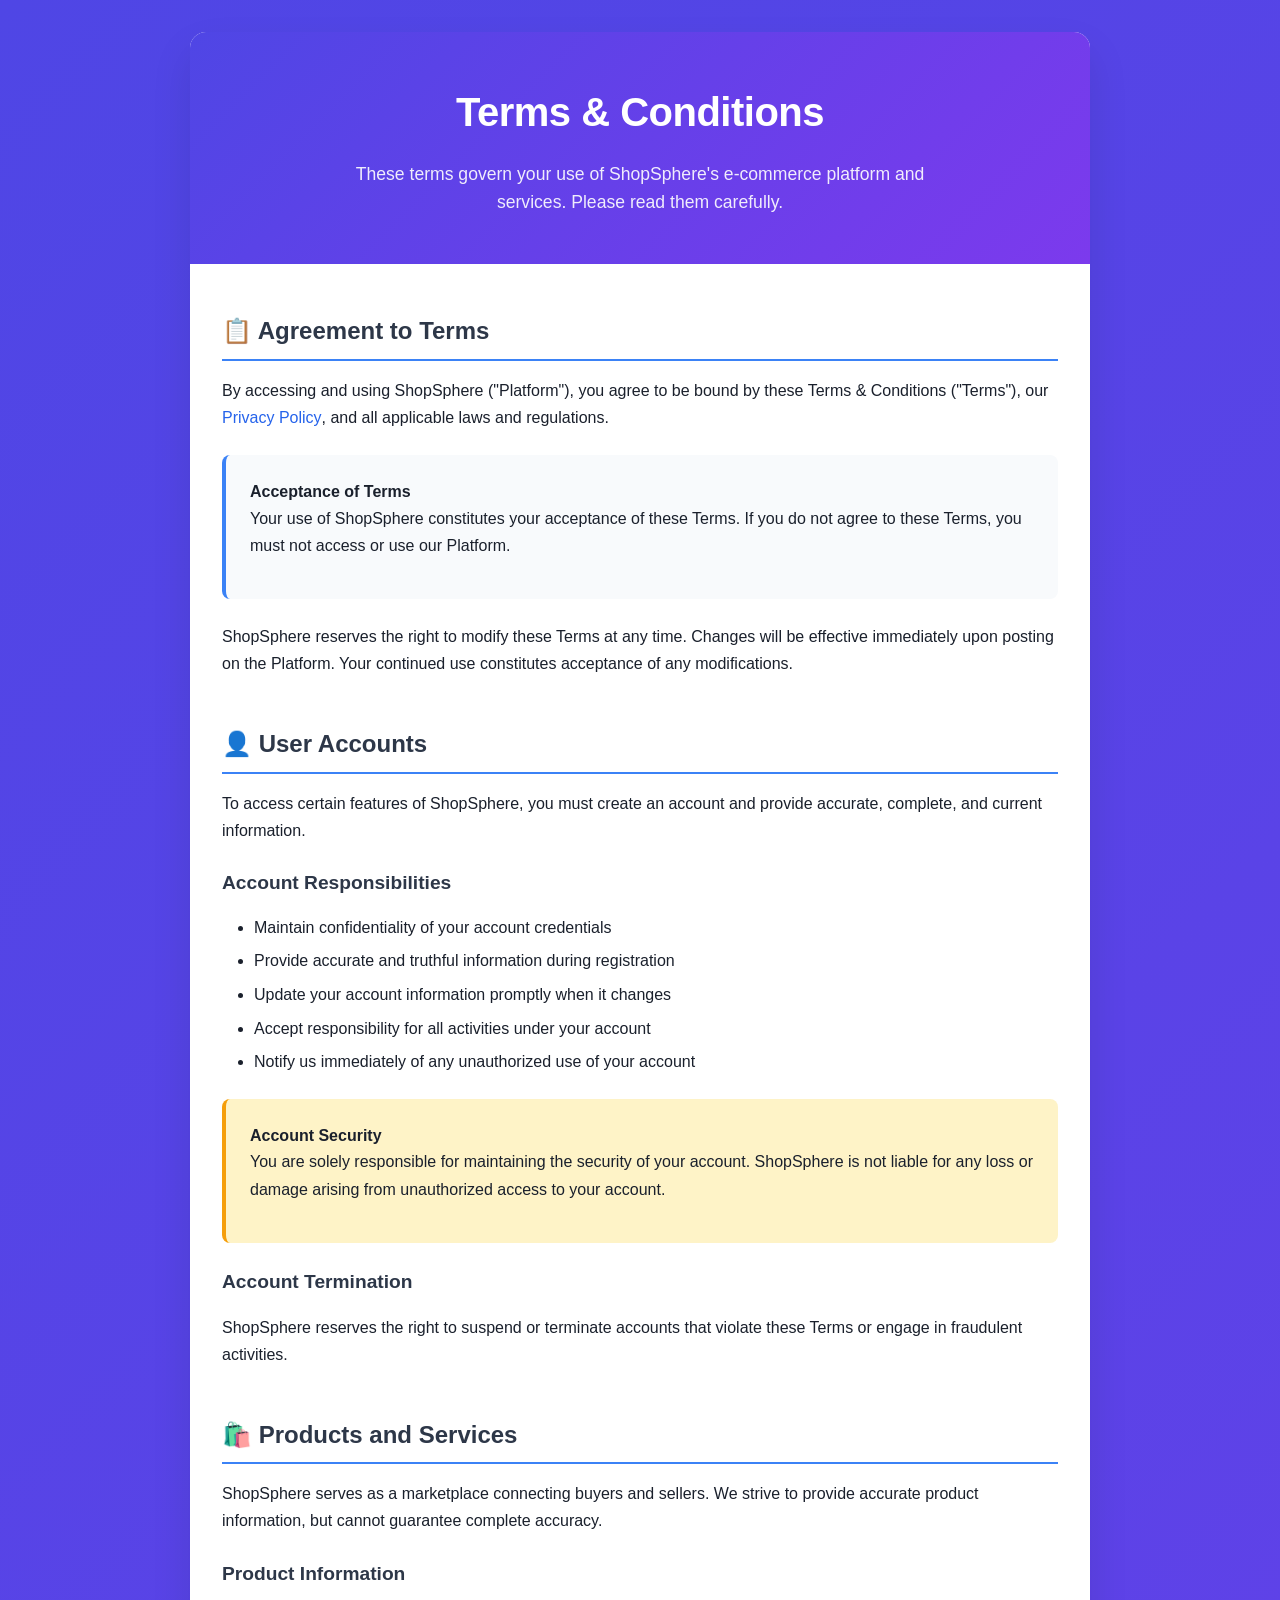
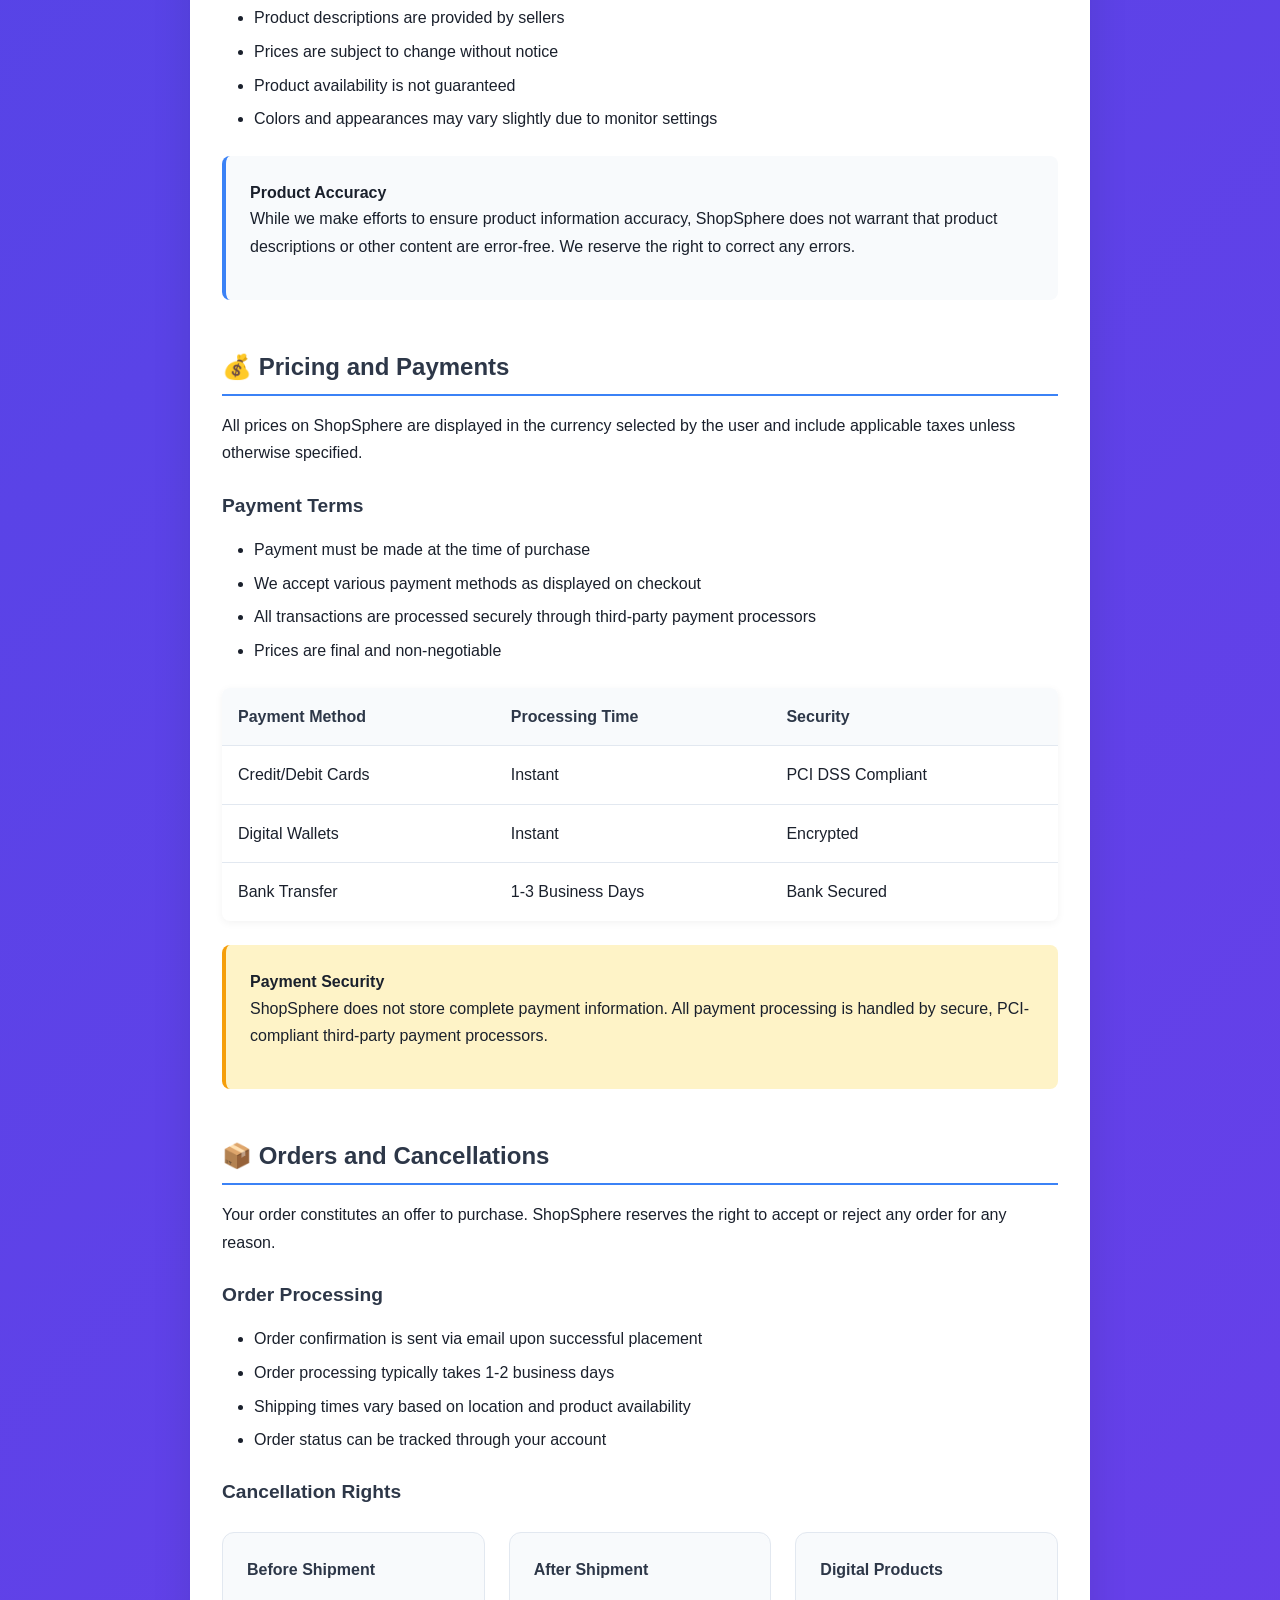
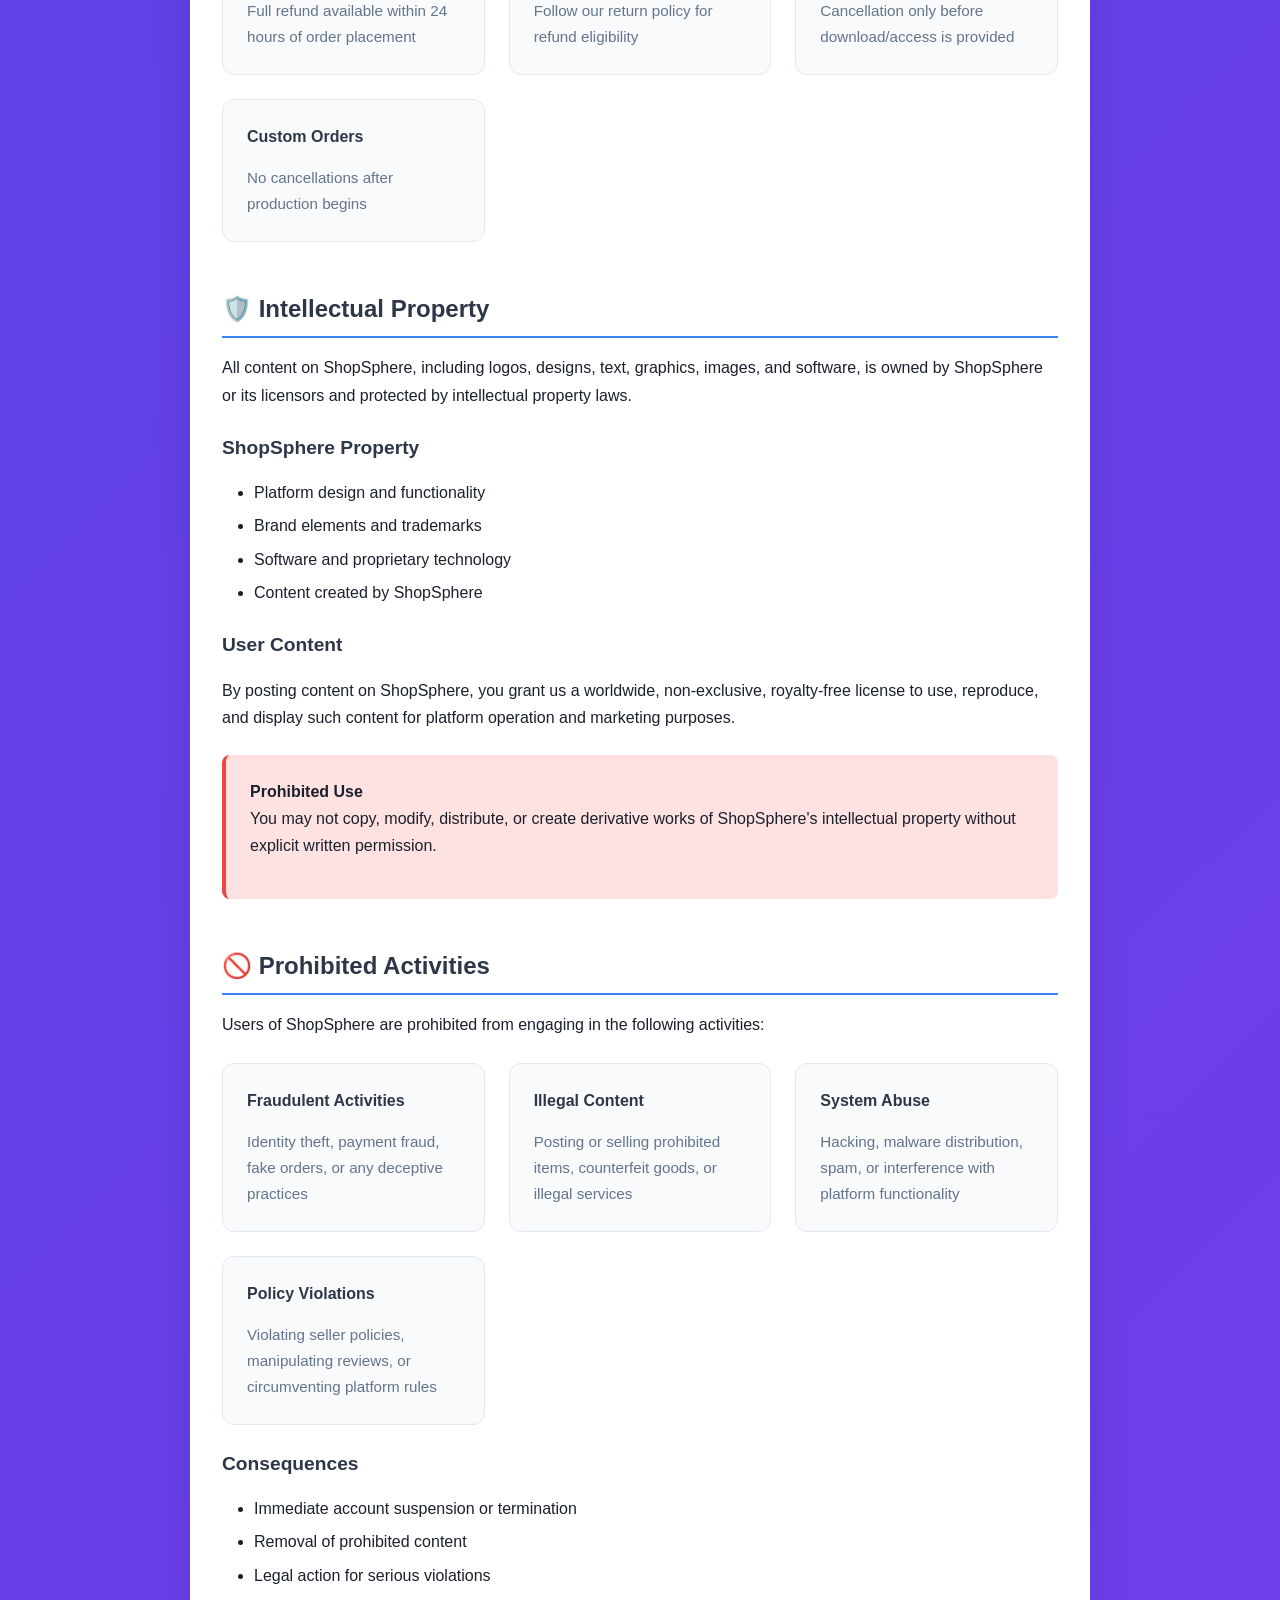
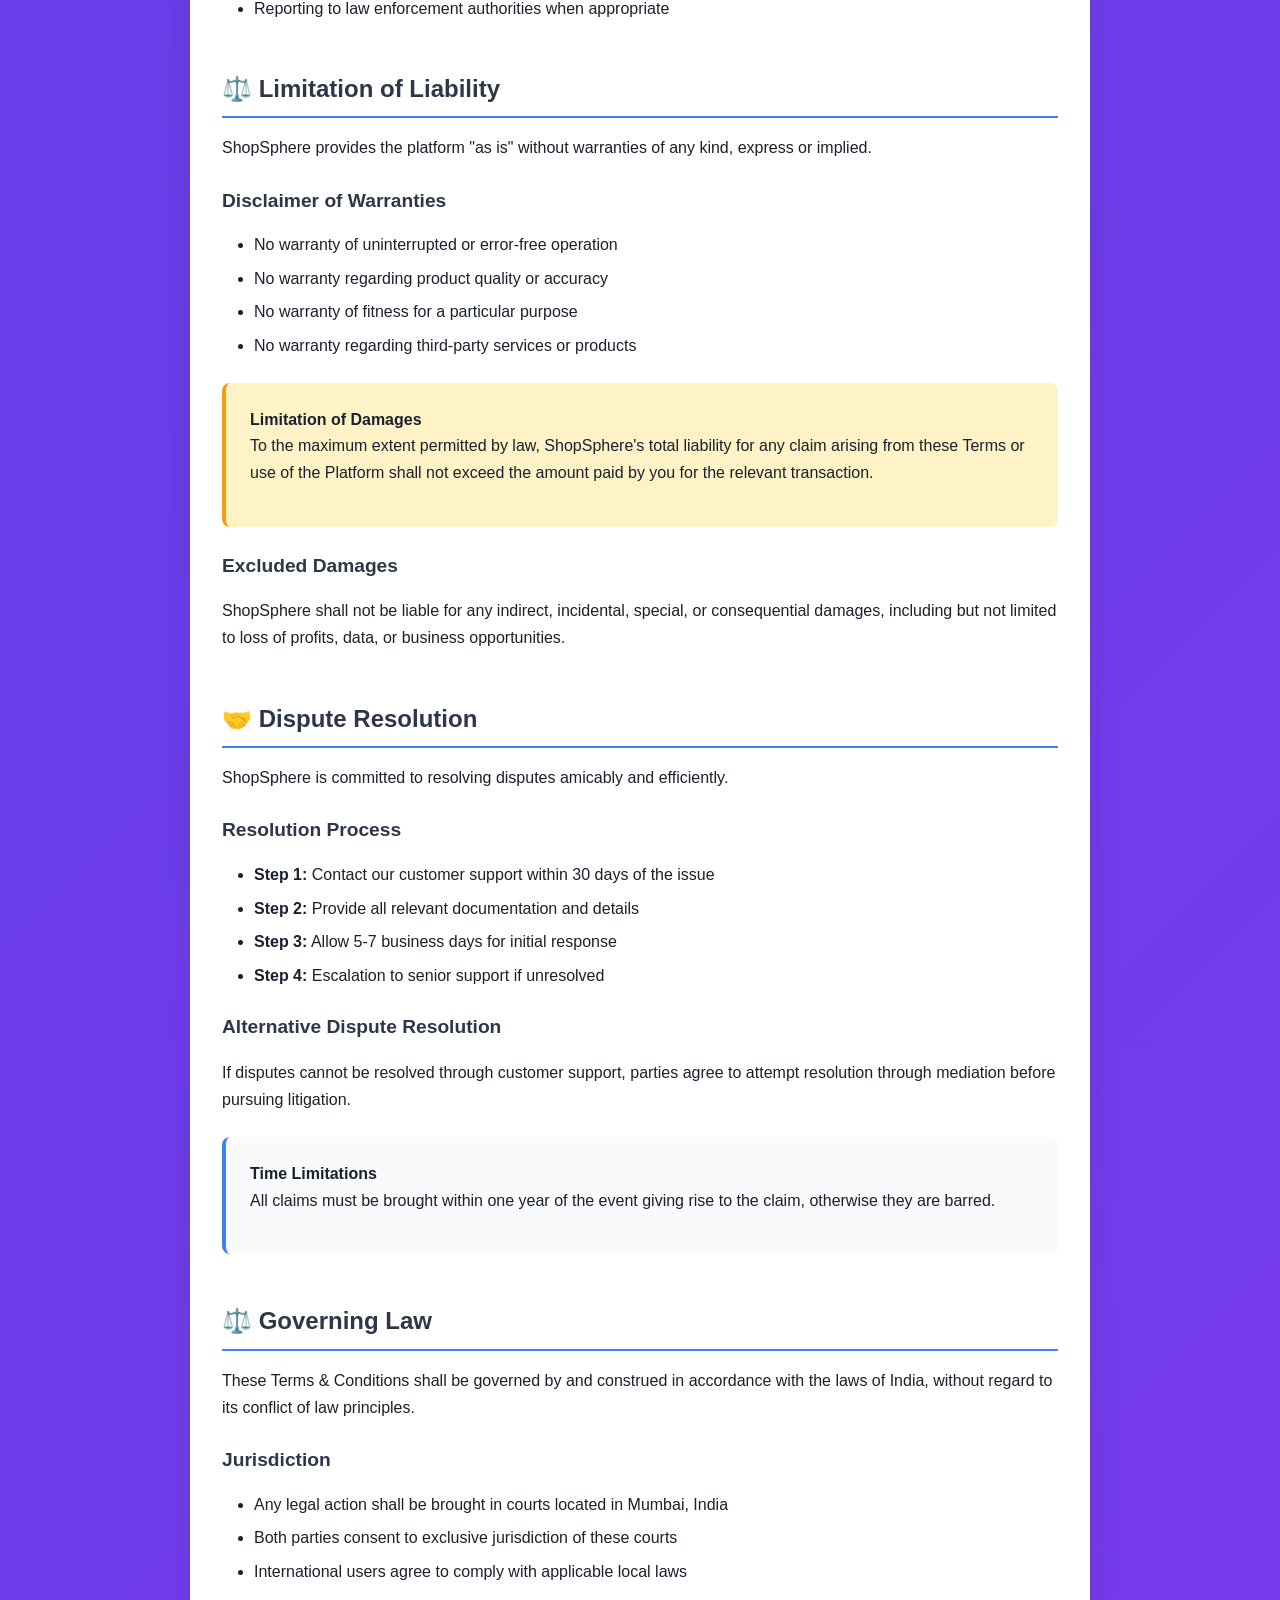
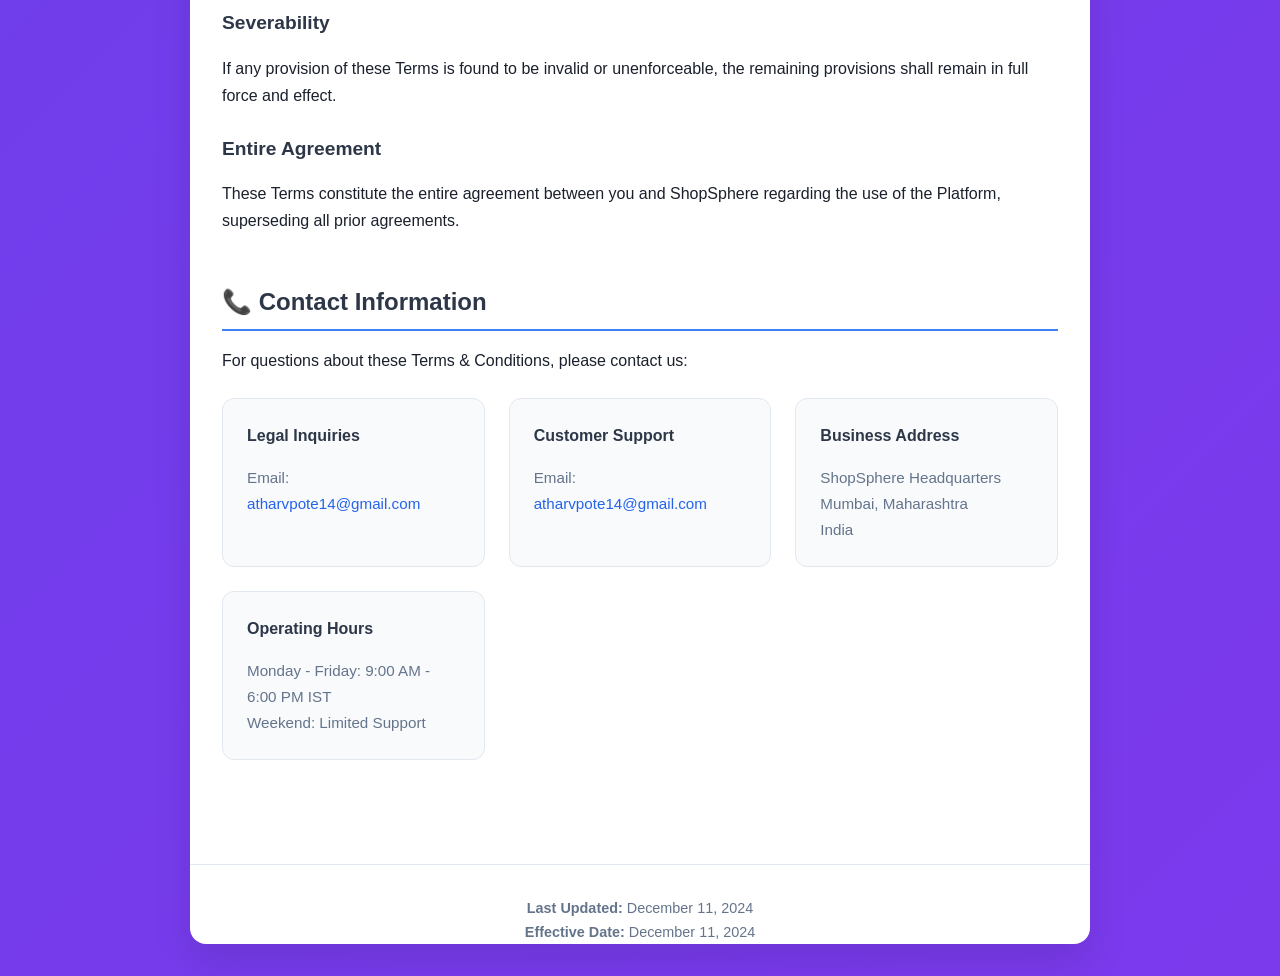
<file: terms-conditions.html>
<!DOCTYPE html>
<html lang="en">
<head>
    <meta charset="UTF-8">
    <meta name="viewport" content="width=device-width, initial-scale=1.0">
    <title>Terms & Conditions - ShopSphere</title>
    <link rel="stylesheet" href="css/styles.css">
    <link rel="icon" type="image/png" href="images/logo/Picsart_26-02-11_17-00-14-844.png">
    <style>
        :root {
            --terms-bg: #ffffff;
            --terms-panel: #f8fafc;
            --terms-border: #e2e8f0;
            --terms-text: #1a202c;
            --terms-muted: #64748b;
            --terms-primary: #3b82f6;
            --terms-heading: #2d3748;
            --terms-link: #2563eb;
            --terms-warning: #f59e0b;
            --terms-danger: #ef4444;
        }

        body {
            background: linear-gradient(135deg, #4f46e5 0%, #7c3aed 100%);
            min-height: 100vh;
            font-family: -apple-system, BlinkMacSystemFont, 'Segoe UI', Roboto, Oxygen, Ubuntu, Cantarell, sans-serif;
            line-height: 1.6;
            color: var(--terms-text);
            margin: 0;
            padding: 2rem 1rem;
        }

        .terms-container {
            max-width: 900px;
            margin: 0 auto;
            background: var(--terms-bg);
            border-radius: 16px;
            box-shadow: 0 20px 40px rgba(0, 0, 0, 0.1);
            overflow: hidden;
        }

        .terms-header {
            background: linear-gradient(135deg, #4f46e5 0%, #7c3aed 100%);
            color: white;
            padding: 3rem 2rem;
            text-align: center;
        }

        .terms-header h1 {
            font-size: 2.5rem;
            font-weight: 700;
            margin: 0 0 1rem 0;
            letter-spacing: -0.5px;
        }

        .terms-header p {
            font-size: 1.1rem;
            opacity: 0.9;
            margin: 0;
            max-width: 600px;
            margin-left: auto;
            margin-right: auto;
        }

        .terms-content {
            padding: 3rem 2rem;
        }

        .terms-section {
            margin-bottom: 3rem;
        }

        .terms-section:last-child {
            margin-bottom: 0;
        }

        .terms-section h2 {
            font-size: 1.5rem;
            font-weight: 700;
            color: var(--terms-heading);
            margin-bottom: 1rem;
            padding-bottom: 0.5rem;
            border-bottom: 2px solid var(--terms-primary);
            display: flex;
            align-items: center;
            gap: 0.5rem;
        }

        .terms-section h3 {
            font-size: 1.2rem;
            font-weight: 600;
            color: var(--terms-heading);
            margin: 1.5rem 0 1rem 0;
        }

        .terms-section p {
            margin-bottom: 1rem;
            color: var(--terms-text);
            font-size: 1rem;
            line-height: 1.7;
        }

        .terms-section ul {
            margin: 1rem 0;
            padding-left: 2rem;
        }

        .terms-section li {
            margin-bottom: 0.5rem;
            color: var(--terms-text);
        }

        .terms-highlight {
            background: var(--terms-panel);
            border-left: 4px solid var(--terms-primary);
            padding: 1.5rem;
            margin: 1.5rem 0;
            border-radius: 8px;
        }

        .terms-warning {
            background: #fef3c7;
            border-left: 4px solid var(--terms-warning);
            padding: 1.5rem;
            margin: 1.5rem 0;
            border-radius: 8px;
        }

        .terms-danger {
            background: #fee2e2;
            border-left: 4px solid var(--terms-danger);
            padding: 1.5rem;
            margin: 1.5rem 0;
            border-radius: 8px;
        }

        .terms-grid {
            display: grid;
            grid-template-columns: repeat(auto-fit, minmax(250px, 1fr));
            gap: 1.5rem;
            margin: 1.5rem 0;
        }

        .terms-card {
            background: var(--terms-panel);
            padding: 1.5rem;
            border-radius: 12px;
            border: 1px solid var(--terms-border);
        }

        .terms-card h4 {
            margin: 0 0 1rem 0;
            color: var(--terms-heading);
            font-weight: 600;
        }

        .terms-card p {
            margin: 0;
            font-size: 0.95rem;
            color: var(--terms-muted);
        }

        .terms-link {
            color: var(--terms-link);
            text-decoration: none;
            font-weight: 500;
            transition: color 0.2s ease;
        }

        .terms-link:hover {
            color: var(--terms-primary);
            text-decoration: underline;
        }

        .terms-table {
            width: 100%;
            border-collapse: collapse;
            margin: 1.5rem 0;
            background: var(--terms-bg);
            border-radius: 8px;
            overflow: hidden;
            box-shadow: 0 2px 8px rgba(0, 0, 0, 0.05);
        }

        .terms-table th,
        .terms-table td {
            padding: 1rem;
            text-align: left;
            border-bottom: 1px solid var(--terms-border);
        }

        .terms-table th {
            background: var(--terms-panel);
            font-weight: 600;
            color: var(--terms-heading);
        }

        .terms-table tr:last-child td {
            border-bottom: none;
        }

        .last-updated {
            text-align: center;
            margin-top: 2rem;
            padding-top: 2rem;
            border-top: 1px solid var(--terms-border);
            color: var(--terms-muted);
            font-size: 0.9rem;
        }

        .back-to-top {
            position: fixed;
            bottom: 2rem;
            right: 2rem;
            background: var(--terms-primary);
            color: white;
            width: 50px;
            height: 50px;
            border-radius: 50%;
            display: flex;
            align-items: center;
            justify-content: center;
            cursor: pointer;
            box-shadow: 0 4px 12px rgba(79, 70, 229, 0.3);
            transition: all 0.3s ease;
            text-decoration: none;
            font-weight: bold;
        }

        .back-to-top:hover {
            transform: translateY(-2px);
            box-shadow: 0 6px 20px rgba(79, 70, 229, 0.4);
        }

        @media (max-width: 768px) {
            body {
                padding: 1rem 0.5rem;
            }

            .terms-header {
                padding: 2rem 1.5rem;
            }

            .terms-header h1 {
                font-size: 2rem;
            }

            .terms-content {
                padding: 2rem 1.5rem;
            }

            .terms-section h2 {
                font-size: 1.3rem;
            }

            .terms-grid {
                grid-template-columns: 1fr;
            }

            .terms-table {
                font-size: 0.9rem;
            }

            .terms-table th,
            .terms-table td {
                padding: 0.75rem 0.5rem;
            }
        }
    </style>
</head>
<body>
    <div class="terms-container">
        <header class="terms-header">
            <h1>Terms & Conditions</h1>
            <p>These terms govern your use of ShopSphere's e-commerce platform and services. Please read them carefully.</p>
        </header>

        <div class="terms-content">
            <section class="terms-section">
                <h2>📋 Agreement to Terms</h2>
                <p>By accessing and using ShopSphere ("Platform"), you agree to be bound by these Terms & Conditions ("Terms"), our <a href="privacy-policy.html" class="terms-link">Privacy Policy</a>, and all applicable laws and regulations.</p>
                
                <div class="terms-highlight">
                    <h4>Acceptance of Terms</h4>
                    <p>Your use of ShopSphere constitutes your acceptance of these Terms. If you do not agree to these Terms, you must not access or use our Platform.</p>
                </div>

                <p>ShopSphere reserves the right to modify these Terms at any time. Changes will be effective immediately upon posting on the Platform. Your continued use constitutes acceptance of any modifications.</p>
            </section>

            <section class="terms-section">
                <h2>👤 User Accounts</h2>
                <p>To access certain features of ShopSphere, you must create an account and provide accurate, complete, and current information.</p>
                
                <h3>Account Responsibilities</h3>
                <ul>
                    <li>Maintain confidentiality of your account credentials</li>
                    <li>Provide accurate and truthful information during registration</li>
                    <li>Update your account information promptly when it changes</li>
                    <li>Accept responsibility for all activities under your account</li>
                    <li>Notify us immediately of any unauthorized use of your account</li>
                </ul>

                <div class="terms-warning">
                    <h4>Account Security</h4>
                    <p>You are solely responsible for maintaining the security of your account. ShopSphere is not liable for any loss or damage arising from unauthorized access to your account.</p>
                </div>

                <h3>Account Termination</h3>
                <p>ShopSphere reserves the right to suspend or terminate accounts that violate these Terms or engage in fraudulent activities.</p>
            </section>

            <section class="terms-section">
                <h2>🛍️ Products and Services</h2>
                <p>ShopSphere serves as a marketplace connecting buyers and sellers. We strive to provide accurate product information, but cannot guarantee complete accuracy.</p>
                
                <h3>Product Information</h3>
                <ul>
                    <li>Product descriptions are provided by sellers</li>
                    <li>Prices are subject to change without notice</li>
                    <li>Product availability is not guaranteed</li>
                    <li>Colors and appearances may vary slightly due to monitor settings</li>
                </ul>

                <div class="terms-highlight">
                    <h4>Product Accuracy</h4>
                    <p>While we make efforts to ensure product information accuracy, ShopSphere does not warrant that product descriptions or other content are error-free. We reserve the right to correct any errors.</p>
                </div>
            </section>

            <section class="terms-section">
                <h2>💰 Pricing and Payments</h2>
                <p>All prices on ShopSphere are displayed in the currency selected by the user and include applicable taxes unless otherwise specified.</p>
                
                <h3>Payment Terms</h3>
                <ul>
                    <li>Payment must be made at the time of purchase</li>
                    <li>We accept various payment methods as displayed on checkout</li>
                    <li>All transactions are processed securely through third-party payment processors</li>
                    <li>Prices are final and non-negotiable</li>
                </ul>

                <table class="terms-table">
                    <thead>
                        <tr>
                            <th>Payment Method</th>
                            <th>Processing Time</th>
                            <th>Security</th>
                        </tr>
                    </thead>
                    <tbody>
                        <tr>
                            <td>Credit/Debit Cards</td>
                            <td>Instant</td>
                            <td>PCI DSS Compliant</td>
                        </tr>
                        <tr>
                            <td>Digital Wallets</td>
                            <td>Instant</td>
                            <td>Encrypted</td>
                        </tr>
                        <tr>
                            <td>Bank Transfer</td>
                            <td>1-3 Business Days</td>
                            <td>Bank Secured</td>
                        </tr>
                    </tbody>
                </table>

                <div class="terms-warning">
                    <h4>Payment Security</h4>
                    <p>ShopSphere does not store complete payment information. All payment processing is handled by secure, PCI-compliant third-party payment processors.</p>
                </div>
            </section>

            <section class="terms-section">
                <h2>📦 Orders and Cancellations</h2>
                <p>Your order constitutes an offer to purchase. ShopSphere reserves the right to accept or reject any order for any reason.</p>
                
                <h3>Order Processing</h3>
                <ul>
                    <li>Order confirmation is sent via email upon successful placement</li>
                    <li>Order processing typically takes 1-2 business days</li>
                    <li>Shipping times vary based on location and product availability</li>
                    <li>Order status can be tracked through your account</li>
                </ul>

                <h3>Cancellation Rights</h3>
                <div class="terms-grid">
                    <div class="terms-card">
                        <h4>Before Shipment</h4>
                        <p>Full refund available within 24 hours of order placement</p>
                    </div>
                    <div class="terms-card">
                        <h4>After Shipment</h4>
                        <p>Follow our return policy for refund eligibility</p>
                    </div>
                    <div class="terms-card">
                        <h4>Digital Products</h4>
                        <p>Cancellation only before download/access is provided</p>
                    </div>
                    <div class="terms-card">
                        <h4>Custom Orders</h4>
                        <p>No cancellations after production begins</p>
                    </div>
                </div>
            </section>

            <section class="terms-section">
                <h2>🛡️ Intellectual Property</h2>
                <p>All content on ShopSphere, including logos, designs, text, graphics, images, and software, is owned by ShopSphere or its licensors and protected by intellectual property laws.</p>
                
                <h3>ShopSphere Property</h3>
                <ul>
                    <li>Platform design and functionality</li>
                    <li>Brand elements and trademarks</li>
                    <li>Software and proprietary technology</li>
                    <li>Content created by ShopSphere</li>
                </ul>

                <h3>User Content</h3>
                <p>By posting content on ShopSphere, you grant us a worldwide, non-exclusive, royalty-free license to use, reproduce, and display such content for platform operation and marketing purposes.</p>

                <div class="terms-danger">
                    <h4>Prohibited Use</h4>
                    <p>You may not copy, modify, distribute, or create derivative works of ShopSphere's intellectual property without explicit written permission.</p>
                </div>
            </section>

            <section class="terms-section">
                <h2>🚫 Prohibited Activities</h2>
                <p>Users of ShopSphere are prohibited from engaging in the following activities:</p>
                
                <div class="terms-grid">
                    <div class="terms-card">
                        <h4>Fraudulent Activities</h4>
                        <p>Identity theft, payment fraud, fake orders, or any deceptive practices</p>
                    </div>
                    <div class="terms-card">
                        <h4>Illegal Content</h4>
                        <p>Posting or selling prohibited items, counterfeit goods, or illegal services</p>
                    </div>
                    <div class="terms-card">
                        <h4>System Abuse</h4>
                        <p>Hacking, malware distribution, spam, or interference with platform functionality</p>
                    </div>
                    <div class="terms-card">
                        <h4>Policy Violations</h4>
                        <p>Violating seller policies, manipulating reviews, or circumventing platform rules</p>
                    </div>
                </div>

                <h3>Consequences</h3>
                <ul>
                    <li>Immediate account suspension or termination</li>
                    <li>Removal of prohibited content</li>
                    <li>Legal action for serious violations</li>
                    <li>Reporting to law enforcement authorities when appropriate</li>
                </ul>
            </section>

            <section class="terms-section">
                <h2>⚖️ Limitation of Liability</h2>
                <p>ShopSphere provides the platform "as is" without warranties of any kind, express or implied.</p>
                
                <h3>Disclaimer of Warranties</h3>
                <ul>
                    <li>No warranty of uninterrupted or error-free operation</li>
                    <li>No warranty regarding product quality or accuracy</li>
                    <li>No warranty of fitness for a particular purpose</li>
                    <li>No warranty regarding third-party services or products</li>
                </ul>

                <div class="terms-warning">
                    <h4>Limitation of Damages</h4>
                    <p>To the maximum extent permitted by law, ShopSphere's total liability for any claim arising from these Terms or use of the Platform shall not exceed the amount paid by you for the relevant transaction.</p>
                </div>

                <h3>Excluded Damages</h3>
                <p>ShopSphere shall not be liable for any indirect, incidental, special, or consequential damages, including but not limited to loss of profits, data, or business opportunities.</p>
            </section>

            <section class="terms-section">
                <h2>🤝 Dispute Resolution</h2>
                <p>ShopSphere is committed to resolving disputes amicably and efficiently.</p>
                
                <h3>Resolution Process</h3>
                <ul>
                    <li><strong>Step 1:</strong> Contact our customer support within 30 days of the issue</li>
                    <li><strong>Step 2:</strong> Provide all relevant documentation and details</li>
                    <li><strong>Step 3:</strong> Allow 5-7 business days for initial response</li>
                    <li><strong>Step 4:</strong> Escalation to senior support if unresolved</li>
                </ul>

                <h3>Alternative Dispute Resolution</h3>
                <p>If disputes cannot be resolved through customer support, parties agree to attempt resolution through mediation before pursuing litigation.</p>

                <div class="terms-highlight">
                    <h4>Time Limitations</h4>
                    <p>All claims must be brought within one year of the event giving rise to the claim, otherwise they are barred.</p>
                </div>
            </section>

            <section class="terms-section">
                <h2>⚖️ Governing Law</h2>
                <p>These Terms & Conditions shall be governed by and construed in accordance with the laws of India, without regard to its conflict of law principles.</p>
                
                <h3>Jurisdiction</h3>
                <ul>
                    <li>Any legal action shall be brought in courts located in Mumbai, India</li>
                    <li>Both parties consent to exclusive jurisdiction of these courts</li>
                    <li>International users agree to comply with applicable local laws</li>
                </ul>

                <h3>Severability</h3>
                <p>If any provision of these Terms is found to be invalid or unenforceable, the remaining provisions shall remain in full force and effect.</p>

                <h3>Entire Agreement</h3>
                <p>These Terms constitute the entire agreement between you and ShopSphere regarding the use of the Platform, superseding all prior agreements.</p>
            </section>

            <section class="terms-section">
                <h2>📞 Contact Information</h2>
                <p>For questions about these Terms & Conditions, please contact us:</p>
                
                <div class="terms-grid">
                    <div class="terms-card">
                        <h4>Legal Inquiries</h4>
                        <p>Email: <a href="mailto:atharvpote14@gmail.com" class="terms-link">atharvpote14@gmail.com</a></p>
                    </div>
                    <div class="terms-card">
                        <h4>Customer Support</h4>
                        <p>Email: <a href="mailto:atharvpote14@gmail.com" class="terms-link">atharvpote14@gmail.com</a></p>
                    </div>
                    <div class="terms-card">
                        <h4>Business Address</h4>
                        <p>ShopSphere Headquarters<br>Mumbai, Maharashtra<br>India</p>
                    </div>
                    <div class="terms-card">
                        <h4>Operating Hours</h4>
                        <p>Monday - Friday: 9:00 AM - 6:00 PM IST<br>Weekend: Limited Support</p>
                    </div>
                </div>
            </section>
        </div>

        <div class="last-updated">
            <p><strong>Last Updated:</strong> December 11, 2024</p>
            <p><strong>Effective Date:</strong> December 11, 2024</p>
        </div>
    </div>

    <a href="#top" class="back-to-top" onclick="window.scrollTo({top: 0, behavior: 'smooth'})">↑</a>

    <script>
        // Smooth scroll for anchor links
        document.querySelectorAll('a[href^="#"]').forEach(anchor => {
            anchor.addEventListener('click', function (e) {
                e.preventDefault();
                const target = document.querySelector(this.getAttribute('href'));
                if (target) {
                    target.scrollIntoView({
                        behavior: 'smooth',
                        block: 'start'
                    });
                }
            });
        });

        // Show/hide back to top button based on scroll position
        window.addEventListener('scroll', function() {
            const backToTop = document.querySelector('.back-to-top');
            if (window.pageYOffset > 300) {
                backToTop.style.display = 'flex';
            } else {
                backToTop.style.display = 'none';
            }
        });

        // Hide back to top button initially
        document.querySelector('.back-to-top').style.display = 'none';
    </script>
</body>
</html>
</file>
<file: css/styles.css>
/* Reset and Base Styles */
* {
    margin: 0;
    margin-top: 0;
    padding: 0;
    box-sizing: border-box;
}

:root {
    --primary-color: #6366f1;
    --primary-dark: #4f46e5;
    --primary-light: #818cf8;
    --secondary-color: #f59e0b;
    --secondary-dark: #d97706;
    --text-primary: #1f2937;
    --text-secondary: #6b7280;
    --text-light: #9ca3af;
    --bg-primary: #ffffff;
    --bg-secondary: #f9fafb;
    --bg-tertiary: #f3f4f6;
    --border-color: #e5e7eb;
    --success-color: #10b981;
    --warning-color: #f59e0b;
    --error-color: #ef4444;
    --shadow-sm: 0 1px 2px 0 rgba(0, 0, 0, 0.05);
    --shadow-md: 0 4px 6px -1px rgba(0, 0, 0, 0.1), 0 2px 4px -1px rgba(0, 0, 0, 0.06);
    --shadow-lg: 0 10px 15px -3px rgba(0, 0, 0, 0.1), 0 4px 6px -2px rgba(0, 0, 0, 0.05);
    --shadow-xl: 0 20px 25px -5px rgba(0, 0, 0, 0.1), 0 10px 10px -5px rgba(0, 0, 0, 0.04);
    --transition-fast: 150ms ease;
    --transition-normal: 300ms ease;
    --transition-slow: 500ms ease;
}

body {
    font-family: 'Inter', -apple-system, BlinkMacSystemFont, 'Segoe UI', Roboto, sans-serif;
    line-height: 1.6;
    color: var(--text-primary);
    background-color: var(--bg-primary);
    overflow-x: hidden;
    margin: 0;
    padding: 0;
}

.container {
    max-width: 1280px;
    margin: 0 auto;
    padding: 0 1rem;
}

/* Header Styles */
.header {
    position: fixed;
    top: 0;
    left: 0;
    right: 0;
    background: var(--bg-primary);
    border-bottom: 1px solid var(--border-color);
    z-index: 1000;
    backdrop-filter: blur(10px);
    background: rgba(255, 255, 255, 0.95);
    width: 100%;
}

.navbar {
    padding: 2.5px 0;
    width: 100%;
}

.nav-container {
    max-width: 1280px;
    margin: 0 auto;
    padding: 0 1rem;
    display: flex;
    align-items: center;
    justify-content: space-between;
    width: 100%;
}

.nav-left {
    display: flex;
    align-items: center;
    gap: 2rem;
}

.logo {
    display: flex;
    align-items: center;
    gap: 0.5rem;
    font-weight: 700;
    font-size: 1.5rem;
    color: var(--primary-color);
    text-decoration: none;
}

.logo-img {
    height: 37px;
    width: auto;
    display: block;
}

.logo-icon {
    font-size: 1.8rem;
    background: linear-gradient(135deg, var(--primary-color), var(--primary-light));
    -webkit-background-clip: text;
    -webkit-text-fill-color: transparent;
    background-clip: text;
}

.search-container {
    position: relative;
    display: flex;
    align-items: center;
    background: var(--bg-secondary);
    border: 1px solid var(--border-color);
    border-radius: 50px;
    padding: 0.5rem 1rem;
    transition: all var(--transition-normal);
}

.search-container:focus-within {
    border-color: var(--primary-color);
    box-shadow: 0 0 0 3px rgba(99, 102, 241, 0.1);
}

.search-input {
    border: none;
    background: transparent;
    outline: none;
    padding: 0.25rem 0.5rem;
    font-size: 0.95rem;
    width: 400px;
    color: var(--text-primary);
}

.search-input::placeholder {
    color: var(--text-light);
}

.search-btn {
    background: none;
    border: none;
    color: var(--text-secondary);
    cursor: pointer;
    padding: 0.25rem;
    transition: color var(--transition-fast);
}

.search-btn:hover {
    color: var(--primary-color);
}

.nav-right {
    display: flex;
    align-items: center;
    gap: 1rem;
}

.nav-btn {
    display: flex;
    align-items: center;
    gap: 0.5rem;
    padding: 0.75rem 1rem;
    background: transparent;
    border: 1px solid var(--border-color);
    border-radius: 50px;
    cursor: pointer;
    font-size: 0.9rem;
    color: var(--text-primary);
    transition: all var(--transition-normal);
    text-decoration: none;
}

.nav-btn:hover {
    background: var(--bg-secondary);
    border-color: var(--primary-color);
    color: var(--primary-color);
    transform: translateY(-2px);
}

.cart-count {
    background: var(--primary-color);
    color: white;
    border-radius: 50%;
    width: 20px;
    height: 20px;
    display: flex;
    align-items: center;
    justify-content: center;
    font-size: 0.75rem;
    font-weight: 600;
}

/* Hero Section */
.hero {
    margin-top: 54px;
    padding: 4rem 0;
    background: #cae9f1;
    background-image: radial-gradient(4px 100px at 0px 235px, #272257, #0000),
    radial-gradient(4px 100px at 300px 235px, #272257, #0000),
    radial-gradient(1.5px 1.5px at 150px 117.5px, #272257 100%, #0000 150%),
    radial-gradient(4px 100px at 0px 252px, #272257, #0000),
    radial-gradient(4px 100px at 300px 252px, #272257, #0000),
    radial-gradient(1.5px 1.5px at 150px 126px, #272257 100%, #0000 150%),
    radial-gradient(4px 100px at 0px 150px, #272257, #0000),
    radial-gradient(4px 100px at 300px 150px, #272257, #0000),
    radial-gradient(1.5px 1.5px at 150px 75px, #272257 100%, #0000 150%),
    radial-gradient(4px 100px at 0px 253px, #272257, #0000),
    radial-gradient(4px 100px at 300px 253px, #272257, #0000),
    radial-gradient(1.5px 1.5px at 150px 126.5px, #272257 100%, #0000 150%),
    radial-gradient(4px 100px at 0px 204px, #272257, #0000),
    radial-gradient(4px 100px at 300px 204px, #272257, #0000),
    radial-gradient(1.5px 1.5px at 150px 102px, #272257 100%, #0000 150%),
    radial-gradient(4px 100px at 0px 134px, #272257, #0000),
    radial-gradient(4px 100px at 300px 134px, #272257, #0000),
    radial-gradient(1.5px 1.5px at 150px 67px, #272257 100%, #0000 150%),
    radial-gradient(4px 100px at 0px 179px, #272257, #0000),
    radial-gradient(4px 100px at 300px 179px, #272257, #0000),
    radial-gradient(1.5px 1.5px at 150px 89.5px, #272257 100%, #0000 150%),
    radial-gradient(4px 100px at 0px 299px, #272257, #0000),
    radial-gradient(4px 100px at 300px 299px, #272257, #0000),
    radial-gradient(1.5px 1.5px at 150px 149.5px, #272257 100%, #0000 150%),
    radial-gradient(4px 100px at 0px 215px, #272257, #0000),
    radial-gradient(4px 100px at 300px 215px, #272257, #0000),
    radial-gradient(1.5px 1.5px at 150px 107.5px, #272257 100%, #0000 150%),
    radial-gradient(4px 100px at 0px 281px, #272257, #0000),
    radial-gradient(4px 100px at 300px 281px, #272257, #0000),
    radial-gradient(1.5px 1.5px at 150px 140.5px, #272257 100%, #0000 150%),
    radial-gradient(4px 100px at 0px 158px, #272257, #0000),
    radial-gradient(4px 100px at 300px 158px, #272257, #0000),
    radial-gradient(1.5px 1.5px at 150px 79px, #272257 100%, #0000 150%),
    radial-gradient(4px 100px at 0px 210px, #272257, #0000),
    radial-gradient(4px 100px at 300px 210px, #272257, #0000),
    radial-gradient(1.5px 1.5px at 150px 105px, #272257 100%, #0000 150%);
    background-size:
    300px 235px,
    300px 235px,
    300px 235px,
    300px 252px,
    300px 252px,
    300px 252px,
    300px 150px,
    300px 150px,
    300px 150px,
    300px 253px,
    300px 253px,
    300px 253px,
    300px 204px,
    300px 204px,
    300px 204px,
    300px 134px,
    300px 134px,
    300px 134px,
    300px 179px,
    300px 179px,
    300px 179px,
    300px 299px,
    300px 299px,
    300px 299px,
    300px 215px,
    300px 215px,
    300px 215px,
    300px 281px,
    300px 281px,
    300px 281px,
    300px 158px,
    300px 158px,
    300px 158px,
    300px 210px,
    300px 210px,
    300px 210px;
    animation: hi 150s linear infinite;
    position: relative;
    overflow: hidden;
}

.pattern-bg {
    position: absolute;
    top: 0;
    left: 0;
    width: 100%;
    height: 100%;
    overflow: hidden;
    background: repeating-linear-gradient(
        135deg,
        #232526 0px,
        #232526 60px,
        #23252699 70px,
        #414345 130px
    );
    z-index: 1;
}

.cube-svg {
    position: absolute;
    width: 200%;
    height: 200%;
    left: -30%;
    top: -20%;
    background: transparent;
    opacity: 0.7;
    z-index: 1;
    animation: cubeMove 18s linear infinite alternate;
}

@keyframes cubeMove {
    from {
        transform: translateY(0) scale(1);
    }
    to {
        transform: translateY(-20%) scale(1.02) rotate(1deg);
    }
}

.hero-content {
    max-width: 1000px;
    margin: 0 auto;
    padding: 0 1rem;
    display: flex;
    flex-direction: column;
    align-items: center;
    text-align: center;
    gap: 2rem;
    position: relative;
    z-index: 2;
}

.hero-title {
    margin-bottom: 1.5rem;
}

.hero-title-main {
    display: block;
    font-size: 3.5rem;
    font-weight: 800;
    color: #ffffff;
    text-shadow: 0 2px 4px rgba(0, 0, 0, 0.3);
}

.hero-title-sub {
    display: block;
    font-size: 1.8rem;
    font-weight: 500;
    color: #e5e7eb;
    margin-top: 0.5rem;
}

.hero-description {
    font-size: 1.1rem;
    color: #d1d5db;
    margin-bottom: 2rem;
    line-height: 1.7;
}

/* Lakshay-art Search Bar Styles */
.hero-search {
    display: flex;
    align-items: center;
    justify-content: center;
    margin-top: 0.0rem;
}

.white,
.border,
.darkBorderBg,
.glow {
    max-height: 80px;
    max-width: 470px;
    height: 100%;
    width: 100%;
    position: absolute;
    overflow: hidden;
    z-index: -1;
    border-radius: 12px;
    filter: blur(3px);
}

.input {
    background-color: #010201;
    border: none;
    width: 450px;
    height: 65px;
    border-radius: 10px;
    color: white;
    padding-inline: 59px;
    font-size: 18px;
}

#poda {
    display: flex;
    align-items: center;
    justify-content: center;
}

.input::placeholder {
    color: #c0b9c0;
}

.input:focus {
    outline: none;
}

#main:focus-within > #input-mask {
    display: none;
}

#input-mask {
    pointer-events: none;
    width: 100px;
    height: 20px;
    position: absolute;
    background: linear-gradient(90deg, transparent, black);
    top: 18px;
    left: 70px;
}

#pink-mask {
    pointer-events: none;
    width: 30px;
    height: 20px;
    position: absolute;
    background: #cf30aa;
    top: 10px;
    left: 5px;
    filter: blur(20px);
    opacity: 0.8;
    transition: all 2s;
}

#main:hover > #pink-mask {
    opacity: 0;
}

.white {
    max-height: 73px;
    max-width: 463px;
    border-radius: 10px;
    filter: blur(2px);
}

.white::before {
    content: "";
    z-index: -2;
    text-align: center;
    top: 50%;
    left: 50%;
    transform: translate(-50%, -50%) rotate(83deg);
    position: absolute;
    width: 600px;
    height: 600px;
    background-repeat: no-repeat;
    background-position: 0 0;
    filter: brightness(1.4);
    background-image: conic-gradient(
        rgba(0, 0, 0, 0) 0%,
        #a099d8,
        rgba(0, 0, 0, 0) 8%,
        rgba(0, 0, 0, 0) 50%,
        #dfa2da,
        rgba(0, 0, 0, 0) 58%
    );
    animation: rotate 4s linear infinite;
    transition: all 2s;
}

.border {
    max-height: 69px;
    max-width: 459px;
    border-radius: 11px;
    filter: blur(0.5px);
}

.border::before {
    content: "";
    z-index: -2;
    text-align: center;
    top: 50%;
    left: 50%;
    transform: translate(-50%, -50%) rotate(70deg);
    position: absolute;
    width: 600px;
    height: 600px;
    filter: brightness(1.3);
    background-repeat: no-repeat;
    background-position: 0 0;
    background-image: conic-gradient(
        #1c191c,
        #402fb5 5%,
        #1c191c 14%,
        #1c191c 50%,
        #cf30aa 60%,
        #1c191c 64%
    );
    animation: rotate 4s linear infinite;
    transition: all 2s;
}

.darkBorderBg {
    max-height: 75px;
    max-width: 468px;
}

.darkBorderBg::before {
    content: "";
    z-index: -2;
    text-align: center;
    top: 50%;
    left: 50%;
    transform: translate(-50%, -50%) rotate(82deg);
    position: absolute;
    width: 600px;
    height: 600px;
    background-repeat: no-repeat;
    background-position: 0 0;
    background-image: conic-gradient(
        rgba(0, 0, 0, 0),
        #18116a,
        rgba(0, 0, 0, 0) 10%,
        rgba(0, 0, 0, 0) 50%,
        #6e1b60,
        rgba(0, 0, 0, 0) 60%
    );
    animation: rotate 4s linear infinite;
    transition: all 2s;
}

#poda:hover > .darkBorderBg::before {
    transform: translate(-50%, -50%) rotate(-360deg);
    animation: rotate-reverse 4s linear infinite;
}

#poda:hover > .glow::before {
    transform: translate(-50%, -50%) rotate(-360deg);
    animation: rotate-reverse 4s linear infinite;
}

#poda:hover > .white::before {
    transform: translate(-50%, -50%) rotate(-360deg);
    animation: rotate-reverse 4s linear infinite;
}

#poda:hover > .border::before {
    transform: translate(-50%, -50%) rotate(-360deg);
    animation: rotate-reverse 4s linear infinite;
}

#poda:focus-within > .darkBorderBg::before {
    transform: translate(-50%, -50%) rotate(-360deg);
    animation: rotate-reverse 4s linear infinite;
    transition: all 4s;
}

#poda:focus-within > .glow::before {
    transform: translate(-50%, -50%) rotate(-360deg);
    animation: rotate-reverse 4s linear infinite;
    transition: all 4s;
}

#poda:focus-within > .white::before {
    transform: translate(-50%, -50%) rotate(-360deg);
    animation: rotate-reverse 4s linear infinite;
    transition: all 4s;
}

#poda:focus-within > .border::before {
    transform: translate(-50%, -50%) rotate(-360deg);
    animation: rotate-reverse 4s linear infinite;
    transition: all 4s;
}

.glow {
    overflow: hidden;
    filter: blur(30px);
    opacity: 0.4;
    max-height: 140px;
    max-width: 510px;
}

.glow:before {
    content: "";
    z-index: -2;
    text-align: center;
    top: 50%;
    left: 50%;
    transform: translate(-50%, -50%) rotate(60deg);
    position: absolute;
    width: 999px;
    height: 999px;
    background-repeat: no-repeat;
    background-position: 0 0;
    background-image: conic-gradient(
        #000,
        #402fb5 5%,
        #000 38%,
        #000 50%,
        #cf30aa 60%,
        #000 87%
    );
    animation: rotate 4s linear infinite;
    transition: all 2s;
}

@keyframes rotate {
    100% {
        transform: translate(-50%, -50%) rotate(450deg);
    }
}

@keyframes rotate-reverse {
    100% {
        transform: translate(-50%, -50%) rotate(-450deg);
    }
}

@keyframes leftright {
    0% {
        transform: translate(0px, 0px);
        opacity: 1;
    }

    49% {
        transform: translate(250px, 0px);
        opacity: 0;
    }
    80% {
        transform: translate(-40px, 0px);
        opacity: 0;
    }

    100% {
        transform: translate(0px, 0px);
        opacity: 1;
    }
}

#filter-icon {
    position: absolute;
    top: 8px;
    right: 8px;
    display: flex;
    align-items: center;
    justify-content: center;
    z-index: 2;
    max-height: 40px;
    max-width: 38px;
    height: 100%;
    width: 100%;
    isolation: isolate;
    overflow: hidden;
    border-radius: 10px;
    background: linear-gradient(180deg, #161329, black, #1d1b4b);
    border: 1px solid transparent;
}

.filterBorder {
    height: 42px;
    width: 40px;
    position: absolute;
    overflow: hidden;
    top: 7px;
    right: 7px;
    border-radius: 10px;
}

.filterBorder::before {
    content: "";
    text-align: center;
    top: 50%;
    left: 50%;
    transform: translate(-50%, -50%) rotate(90deg);
    position: absolute;
    width: 600px;
    height: 600px;
    background-repeat: no-repeat;
    background-position: 0 0;
    filter: brightness(1.35);
    background-image: conic-gradient(
        rgba(0, 0, 0, 0),
        #3d3a4f,
        rgba(0, 0, 0, 0) 50%,
        rgba(0, 0, 0, 0) 50%,
        #3d3a4f,
        rgba(0, 0, 0, 0) 100%
    );
    animation: rotate 4s linear infinite;
}

#main {
    position: relative;
}

#search-icon {
    position: absolute;
    left: 20px;
    top: 15px;
    cursor: pointer;
    z-index: 10;
}

.search-button {
    cursor: pointer;
}

.hero-visual {
    display: none;
    position: relative;
    height: 0;
    z-index: 2;
}

/* Product Detail Page Styles */
.product-detail-page {
    margin-top: 80px;
    padding-bottom: 50px;
    background-color: #fff;
}

.product-grid-layout {
    display: grid;
    grid-template-columns: 40fr 35fr 25fr;
    gap: 2rem;
    padding-top: 20px;
    width: 100%;
}

@media (max-width: 1024px) {
    .product-grid-layout {
        grid-template-columns: 1fr 1fr;
    }
    .product-buy-box {
        grid-column: 2;
        grid-row: 1;
    }
}

@media (max-width: 768px) {
    .product-grid-layout {
        grid-template-columns: 1fr;
    }
    .product-buy-box {
        grid-column: 1;
        grid-row: auto;
    }
}

/* Gallery */
.product-gallery {
    display: flex;
    gap: 15px;
}

.thumbnail-list {
    display: flex;
    flex-direction: column;
    gap: 10px;
    width: 60px;
}

.thumbnail-item {
    width: 60px;
    height: 60px;
    border: 1px solid #ddd;
    border-radius: 4px;
    overflow: hidden;
    cursor: pointer;
}

.thumbnail-item.active {
    border-color: var(--primary-color);
    box-shadow: 0 0 3px 1px rgba(0, 113, 133, 0.5);
}

.thumbnail-item img {
    width: 100%;
    height: 100%;
    object-fit: cover;
}

.main-image-container {
    flex: 1;
    display: flex;
    justify-content: center;
    align-items: flex-start;
}

.main-image-container img {
    max-width: 100%;
    max-height: 500px;
    object-fit: contain;
}

/* Center Info */
.pd-title {
    font-size: 24px;
    line-height: 32px;
    font-weight: 500;
    color: #0F1111;
    margin-bottom: 10px;
}

.pd-rating {
    display: flex;
    align-items: center;
    gap: 10px;
    margin-bottom: 15px;
}

.pd-divider {
    border-bottom: 1px solid #e7e7e7;
    margin: 15px 0;
}

.pd-price-block {
    display: flex;
    align-items: flex-start;
    color: #0F1111;
}

.price-label {
    font-size: 14px;
    color: #565959;
    margin-right: 5px;
    padding-top: 5px;
}

.pd-price-symbol {
    font-size: 16px;
    position: relative;
    top: 4px;
}

.pd-price-whole {
    font-size: 28px;
    font-weight: 500;
}

.pd-description h3 {
    font-size: 16px;
    font-weight: 700;
    margin-bottom: 10px;
}

.pd-description ul {
    padding-left: 20px;
    margin: 0;
}

.pd-description li {
    margin-bottom: 8px;
    font-size: 14px;
    line-height: 20px;
}

/* Buy Box */
.product-buy-box {
    border: 1px solid #d5d9d9;
    border-radius: 8px;
    padding: 20px;
    height: fit-content;
}

.buy-box-price {
    font-size: 22px;
    font-weight: 500;
    color: #B12704;
    margin-bottom: 10px;
}

.buy-box-delivery {
    font-size: 14px;
    margin-bottom: 15px;
    line-height: 20px;
}

.buy-box-stock {
    font-size: 18px;
    color: #007600;
    margin-bottom: 20px;
}

.quantity-selector {
    margin-bottom: 15px;
}

.quantity-selector select {
    padding: 5px;
    border-radius: 8px;
    border: 1px solid #d5d9d9;
    background: #F0F2F2;
    box-shadow: 0 2px 5px rgba(15,17,17,.15);
}

.buy-box-actions button {
    width: 100%;
    margin-bottom: 10px;
    border-radius: 20px;
    padding: 8px;
    cursor: pointer;
    font-size: 14px;
}

.btn-primary {
    background-color: #FFD814;
    border: 1px solid #FCD200;
    color: #0F1111;
}

.btn-primary:hover {
    background-color: #F7CA00;
}

.btn-secondary {
    background-color: #FFA41C;
    border: 1px solid #FF8F00;
    color: #0F1111;
}

.btn-secondary:hover {
    background-color: #FA8900;
}

.secure-transaction {
    display: flex;
    align-items: center;
    gap: 5px;
    color: #007185;
    font-size: 14px;
    margin-top: 10px;
    cursor: pointer;
}

/* Categories Section */
.categories {
    padding: 4rem 0;
    background: var(--bg-primary);
}

.section-title {
    font-size: 2.5rem;
    font-weight: 700;
    text-align: center;
    margin-bottom: 3rem;
    color: var(--text-primary);
}

.category-grid {
    display: grid;
    grid-template-columns: repeat(auto-fit, minmax(200px, 1fr));
    gap: 1.5rem;
}

.category-card {
    background: var(--bg-primary);
    border: 1px solid var(--border-color);
    border-radius: 16px;
    padding: 2rem 1.5rem;
    text-align: center;
    cursor: pointer;
    transition: all var(--transition-normal);
    position: relative;
    overflow: hidden;
}

.category-card::before {
    content: '';
    position: absolute;
    top: 0;
    left: 0;
    right: 0;
    bottom: 0;
    background: linear-gradient(135deg, var(--primary-color), var(--primary-light));
    opacity: 0;
    transition: opacity var(--transition-normal);
}

.category-card:hover {
    transform: translateY(-8px);
    box-shadow: var(--shadow-xl);
    border-color: var(--primary-color);
}

.category-card:hover::before {
    opacity: 0.05;
}

.category-icon {
    width: 80px;
    height: 80px;
    margin: 0 auto 1rem;
    background: linear-gradient(135deg, var(--primary-color), var(--primary-light));
    border-radius: 50%;
    display: flex;
    align-items: center;
    justify-content: center;
    color: white;
    transition: all var(--transition-normal);
}

.category-card:hover .category-icon {
    transform: scale(1.1);
    box-shadow: 0 10px 25px rgba(99, 102, 241, 0.3);
}

.category-card h3 {
    font-size: 1.25rem;
    font-weight: 600;
    margin-bottom: 0.5rem;
    color: var(--text-primary);
    position: relative;
}

.category-card p {
    color: var(--text-secondary);
    font-size: 0.9rem;
    position: relative;
}

/* Featured Products Section */
.featured-products {
    padding: 4rem 0;
    background: var(--bg-secondary);
}

.product-grid {
    display: grid;
    grid-template-columns: repeat(auto-fill, minmax(280px, 1fr));
    gap: 2rem;
}

.product-card {
    background: var(--bg-primary);
    border-radius: 16px;
    overflow: hidden;
    box-shadow: var(--shadow-md);
    transition: all var(--transition-normal);
    cursor: pointer;
    position: relative;
}

.product-card:hover {
    transform: translateY(-4px);
    box-shadow: var(--shadow-xl);
}

.product-image {
    width: 100%;
    height: 200px;
    background: linear-gradient(135deg, var(--bg-tertiary), var(--border-color));
    position: relative;
    overflow: hidden;
}

.product-image img {
    width: 100%;
    height: 100%;
    object-fit: cover;
}

.product-badge {
    position: absolute;
    top: 1rem;
    left: 1rem;
    background: var(--secondary-color);
    color: white;
    padding: 0.25rem 0.75rem;
    border-radius: 20px;
    font-size: 0.75rem;
    font-weight: 600;
    text-transform: uppercase;
}

.product-wishlist {
    position: absolute;
    top: 1rem;
    right: 1rem;
    background: var(--bg-primary);
    border: none;
    border-radius: 50%;
    width: 36px;
    height: 36px;
    display: flex;
    align-items: center;
    justify-content: center;
    cursor: pointer;
    transition: all var(--transition-normal);
    box-shadow: var(--shadow-md);
}

.product-wishlist:hover {
    background: var(--error-color);
    color: white;
    transform: scale(1.1);
}

.product-info {
    padding: 1.5rem;
}

.product-title {
    font-size: 1.1rem;
    font-weight: 600;
    margin-bottom: 0.5rem;
    color: var(--text-primary);
    line-height: 1.4;
    display: -webkit-box;
    -webkit-line-clamp: 2;
    -webkit-box-orient: vertical;
    overflow: hidden;
    line-clamp: 2;
}

.product-rating {
    display: flex;
    align-items: center;
    gap: 0.5rem;
    margin-bottom: 1rem;
}

.stars {
    display: flex;
    gap: 0.25rem;
}

.star {
    color: var(--secondary-color);
    font-size: 0.9rem;
}

.rating-count {
    color: var(--text-secondary);
    font-size: 0.85rem;
}

.product-price {
    display: flex;
    align-items: center;
    gap: 0.75rem;
    margin-bottom: 1rem;
}

.price-current {
    font-size: 1.5rem;
    font-weight: 700;
    color: var(--primary-color);
}

.price-original {
    font-size: 1rem;
    color: var(--text-light);
    text-decoration: line-through;
}

.price-discount {
    background: var(--success-color);
    color: white;
    padding: 0.25rem 0.5rem;
    border-radius: 6px;
    font-size: 0.75rem;
    font-weight: 600;
}

.add-to-cart {
    width: 100%;
    background: var(--primary-color);
    color: white;
    border: none;
    border-radius: 12px;
    padding: 0.75rem;
    font-size: 0.95rem;
    font-weight: 600;
    cursor: pointer;
    transition: all var(--transition-normal);
}

.add-to-cart:hover {
    background: var(--primary-dark);
    transform: translateY(-2px);
}

.add-to-cart:active {
    transform: translateY(0);
}

/* Deals Section */
.deals {
    padding: 4rem 0;
    background: var(--bg-primary);
}

.deals-grid {
    display: grid;
    grid-template-columns: repeat(auto-fit, minmax(300px, 1fr));
    gap: 2rem;
}

.deal-card {
    background: linear-gradient(135deg, var(--primary-color), var(--primary-light));
    border-radius: 20px;
    padding: 2rem;
    color: white;
    position: relative;
    overflow: hidden;
    transition: all var(--transition-normal);
}

.deal-card::before {
    content: '';
    position: absolute;
    top: -50%;
    right: -50%;
    width: 200%;
    height: 200%;
    background: radial-gradient(circle, rgba(255,255,255,0.1) 0%, transparent 70%);
    animation: pulse 4s ease-in-out infinite;
}

.deal-card:hover {
    transform: translateY(-8px);
    box-shadow: var(--shadow-xl);
}

.deal-timer {
    display: flex;
    align-items: center;
    gap: 0.5rem;
    margin-bottom: 1rem;
    font-size: 0.9rem;
    opacity: 0.9;
}

.deal-title {
    font-size: 1.5rem;
    font-weight: 700;
    margin-bottom: 1rem;
}

.deal-description {
    margin-bottom: 1.5rem;
    opacity: 0.95;
}

.deal-cta {
    background: white;
    color: var(--primary-color);
    border: none;
    border-radius: 12px;
    padding: 0.75rem 1.5rem;
    font-size: 1rem;
    font-weight: 600;
    cursor: pointer;
    transition: all var(--transition-normal);
}

.deal-cta:hover {
    transform: translateY(-2px);
    box-shadow: var(--shadow-lg);
}

@keyframes pulse {
    0%, 100% { transform: scale(1); opacity: 0.5; }
    50% { transform: scale(1.1); opacity: 0.8; }
}

/* Newsletter Section */
.newsletter {
    padding: 4rem 0;
    background: linear-gradient(135deg, var(--text-primary), var(--primary-color));
    color: white;
}

.newsletter-content {
    text-align: center;
    max-width: 600px;
    margin: 0 auto;
}

.newsletter h2 {
    font-size: 2.5rem;
    font-weight: 700;
    margin-bottom: 1rem;
}

.newsletter p {
    font-size: 1.1rem;
    margin-bottom: 2rem;
    opacity: 0.9;
}

.newsletter-form {
    display: flex;
    gap: 1rem;
    max-width: 500px;
    margin: 0 auto;
}

.newsletter-form input {
    flex: 1;
    padding: 1rem 1.5rem;
    border: none;
    border-radius: 50px;
    font-size: 1rem;
    outline: none;
}

.newsletter-form button {
    background: var(--secondary-color);
    color: white;
    border: none;
    border-radius: 50px;
    padding: 1rem 2rem;
    font-size: 1rem;
    font-weight: 600;
    cursor: pointer;
    transition: all var(--transition-normal);
    white-space: nowrap;
}

.newsletter-form button:hover {
    background: var(--secondary-dark);
    transform: translateY(-2px);
}

/* Footer */
.footer {
    background: var(--text-primary);
    color: white;
    padding: 3rem 0 1rem;
}

.footer-content {
    display: grid;
    grid-template-columns: 2fr 1fr 1fr 1fr;
    gap: 2rem;
    margin-bottom: 2rem;
}

.footer-section h3 {
    font-size: 1.2rem;
    font-weight: 600;
    margin-bottom: 1rem;
}

.footer-section p {
    color: rgba(255, 255, 255, 0.8);
    line-height: 1.6;
    margin-bottom: 1.5rem;
}

.footer-logo {
    display: flex;
    align-items: center;
    gap: 0.5rem;
    font-weight: 700;
    font-size: 1.5rem;
    margin-bottom: 1rem;
}

.footer-logo .logo-icon {
    color: var(--primary-light);
}

.footer-logo .logo-text {
    color: white;
}

.social-links {
    display: flex;
    gap: 1rem;
}

.social-links a {
    width: 40px;
    height: 40px;
    background: rgba(255, 255, 255, 0.1);
    border-radius: 50%;
    display: flex;
    align-items: center;
    justify-content: center;
    color: white;
    text-decoration: none;
    transition: all var(--transition-normal);
}

.social-links a:hover {
    background: var(--primary-color);
    transform: translateY(-2px);
}

/* Image Zoom Modal Styles */
.zoom-modal {
    display: none;
    position: fixed;
    z-index: 2000;
    left: 0;
    top: 0;
    width: 100%;
    height: 100%;
    overflow: auto;
    background-color: rgba(0, 0, 0, 0.7);
    animation: fadeIn 0.3s;
}

.zoom-modal-content {
    background-color: #fff;
    margin: 5% auto;
    width: 90%;
    max-width: 1200px;
    height: 80vh;
    border-radius: 8px;
    box-shadow: 0 4px 20px rgba(0,0,0,0.3);
    position: relative;
    display: flex;
    flex-direction: column;
}

.close-modal {
    color: #555;
    float: right;
    font-size: 28px;
    font-weight: bold;
    cursor: pointer;
    position: absolute;
    right: 20px;
    top: 15px;
    z-index: 10;
}

.close-modal:hover,
.close-modal:focus {
    color: #000;
    text-decoration: none;
}

.zoom-body {
    display: flex;
    height: 100%;
    padding: 40px 20px 20px;
    gap: 20px;
}

.zoom-main-area {
    flex: 3;
    display: flex;
    flex-direction: column;
    align-items: center;
    position: relative;
    overflow: hidden;
    background: #f9f9f9;
    border-radius: 4px;
}

.zoom-viewport {
    width: 100%;
    height: 100%;
    display: flex;
    justify-content: center;
    align-items: center;
    overflow: hidden;
}

.zoom-viewport img {
    max-width: 90%;
    max-height: 90%;
    object-fit: contain;
    transition: transform 0.2s ease;
    cursor: grab;
}

.zoom-viewport img:active {
    cursor: grabbing;
}

.zoom-controls {
    position: absolute;
    top: 20px;
    right: 20px;
    display: flex;
    flex-direction: column;
    gap: 10px;
    z-index: 5;
}

.zoom-btn {
    width: 40px;
    height: 40px;
    border-radius: 50%;
    border: 1px solid #ddd;
    background: white;
    cursor: pointer;
    display: flex;
    align-items: center;
    justify-content: center;
    box-shadow: 0 2px 5px rgba(0,0,0,0.1);
    transition: all 0.2s;
}

.zoom-btn:hover {
    background: #f0f0f0;
    transform: scale(1.05);
}

.zoom-sidebar {
    flex: 1;
    display: flex;
    flex-direction: column;
    gap: 20px;
    border-left: 1px solid #eee;
    padding-left: 20px;
    overflow-y: auto;
}

#zoom-product-title {
    font-size: 1.2rem;
    color: #333;
    margin: 0;
}

.zoom-thumbnails {
    display: grid;
    grid-template-columns: repeat(auto-fill, minmax(70px, 1fr));
    gap: 10px;
}

.zoom-thumbnail {
    width: 100%;
    aspect-ratio: 1;
    border: 1px solid #ddd;
    border-radius: 4px;
    cursor: pointer;
    overflow: hidden;
}

.zoom-thumbnail.active {
    border-color: var(--primary-color);
    box-shadow: 0 0 0 2px rgba(0, 113, 133, 0.2);
}

.zoom-thumbnail img {
    width: 100%;
    height: 100%;
    object-fit: contain;
}

@keyframes fadeIn {
    from {opacity: 0}
    to {opacity: 1}
}

@media (max-width: 768px) {
    .zoom-body {
        flex-direction: column;
    }
    .zoom-sidebar {
        border-left: none;
        border-top: 1px solid #eee;
        padding-left: 0;
        padding-top: 20px;
        flex: none;
        height: 150px;
    }
    .zoom-main-area {
        flex: 1;
    }
}

.footer-section ul {
    list-style: none;
}

.footer-section ul li {
    margin-bottom: 0.5rem;
}

.footer-section ul li a {
    color: rgba(255, 255, 255, 0.8);
    text-decoration: none;
    transition: color var(--transition-normal);
}

.footer-section ul li a:hover {
    color: var(--primary-light);
}

.footer-bottom {
    border-top: 1px solid rgba(255, 255, 255, 0.1);
    padding-top: 2rem;
    display: flex;
    justify-content: space-between;
    align-items: center;
}

.footer-links {
    display: flex;
    gap: 2rem;
}

.footer-links a {
    color: rgba(255, 255, 255, 0.8);
    text-decoration: none;
    transition: color var(--transition-normal);
}

.footer-links a:hover {
    color: var(--primary-light);
}

/* Cart Sidebar */
.cart-sidebar {
    position: fixed;
    top: 0;
    right: -400px;
    width: 400px;
    height: 100vh;
    background: var(--bg-primary);
    box-shadow: -4px 0 20px rgba(0, 0, 0, 0.1);
    z-index: 9999;
    transition: right var(--transition-normal);
    display: flex;
    flex-direction: column;
}

.cart-sidebar.active {
    right: 0 !important;
    display: flex !important;
}

.cart-header {
    display: flex;
    justify-content: space-between;
    align-items: center;
    padding: 1.5rem;
    border-bottom: 1px solid var(--border-color);
}

.cart-header h3 {
    font-size: 1.5rem;
    font-weight: 600;
}

.close-cart {
    background: none;
    border: none;
    font-size: 2rem;
    cursor: pointer;
    color: var(--text-secondary);
    transition: color var(--transition-fast);
}

.close-cart:hover {
    color: var(--text-primary);
}

.cart-items {
    flex: 1;
    overflow-y: auto;
    padding: 1rem;
}

.cart-item {
    display: flex;
    gap: 1rem;
    padding: 1rem;
    border-bottom: 1px solid var(--border-color);
    transition: background var(--transition-fast);
}

.cart-item:hover {
    background: var(--bg-secondary);
}

.cart-item-image {
    width: 80px;
    height: 80px;
    background: var(--bg-tertiary);
    border-radius: 8px;
    flex-shrink: 0;
}

.cart-item-details {
    flex: 1;
}

.cart-item-title {
    font-weight: 600;
    margin-bottom: 0.5rem;
    line-height: 1.4;
}

.cart-item-price {
    color: var(--primary-color);
    font-weight: 600;
    margin-bottom: 0.5rem;
}

.cart-item-quantity {
    display: flex;
    align-items: center;
    gap: 0.5rem;
}

.quantity-btn {
    background: var(--bg-tertiary);
    border: none;
    border-radius: 4px;
    width: 24px;
    height: 24px;
    cursor: pointer;
    display: flex;
    align-items: center;
    justify-content: center;
    transition: background var(--transition-fast);
}

.quantity-btn:hover {
    background: var(--border-color);
}

.cart-item-remove {
    background: none;
    border: none;
    color: var(--error-color);
    cursor: pointer;
    padding: 0.5rem;
    transition: color var(--transition-fast);
}

.cart-item-remove:hover {
    color: var(--error-color);
}

.cart-footer {
    padding: 1.5rem;
    border-top: 1px solid var(--border-color);
}

.cart-total {
    display: flex;
    justify-content: space-between;
    align-items: center;
    margin-bottom: 1rem;
    font-size: 1.25rem;
    font-weight: 600;
}

.checkout-btn {
    width: 100%;
    background: var(--primary-color);
    color: white;
    border: none;
    border-radius: 12px;
    padding: 1rem;
    font-size: 1rem;
    font-weight: 600;
    cursor: pointer;
    transition: all var(--transition-normal);
}

.checkout-btn:hover {
    background: var(--primary-dark);
    transform: translateY(-2px);
}

.overlay {
    position: fixed;
    top: 0;
    left: 0;
    right: 0;
    bottom: 0;
    background: rgba(0, 0, 0, 0.5);
    z-index: 9998;
    opacity: 0;
    visibility: hidden;
    transition: all var(--transition-normal);
}

.overlay.active {
    opacity: 1 !important;
    visibility: visible !important;
}

/* Responsive Design */
@media (max-width: 1024px) {
    .hero-content {
        grid-template-columns: 1fr;
        gap: 2rem;
        text-align: center;
    }
    
    .hero-visual {
        height: 300px;
    }
    
    .footer-content {
        grid-template-columns: 1fr 1fr;
    }
}

@media (max-width: 768px) {
    .nav-container {
        flex-direction: column;
        gap: 1rem;
    }
    
    .nav-left {
        flex-direction: column;
        width: 100%;
        gap: 1rem;
    }
    
    .search-input {
        width: 100%;
    }
    
    .hero {
        margin-top: 96px;
        padding: 2rem 0;
    }
    
    .hero-title-main {
        font-size: 2.5rem;
    }
    
    .hero-title-sub {
        font-size: 1.2rem;
    }
    
    .newsletter-form {
        flex-direction: column;
    }
    
    .cart-sidebar {
        width: 100%;
        right: -100%;
    }
    
    .footer-content {
        grid-template-columns: 1fr;
        text-align: center;
    }
    
    .social-links {
        justify-content: center;
    }
    
    .footer-bottom {
        flex-direction: column;
        gap: 1rem;
        text-align: center;
    }
    
    .footer-links {
        flex-direction: column;
        gap: 0.5rem;
    }
}

@media (max-width: 480px) {
    .hero-title-main {
        font-size: 2rem;
    }
    
    .section-title {
        font-size: 2rem;
    }
    
    .category-grid {
        grid-template-columns: repeat(auto-fit, minmax(150px, 1fr));
        gap: 1rem;
    }
    
    .product-grid {
        grid-template-columns: 1fr;
    }
    
    .deals-grid {
        grid-template-columns: 1fr;
    }
}

/* Loading States */
.skeleton {
    background: linear-gradient(90deg, var(--bg-tertiary) 25%, var(--border-color) 50%, var(--bg-tertiary) 75%);
    background-size: 200% 100%;
    animation: loading 1.5s infinite;
}

@keyframes loading {
    0% { background-position: 200% 0; }
    100% { background-position: -200% 0; }
}

/* Utility Classes */
.text-center { text-align: center; }
.text-left { text-align: left; }
.text-right { text-align: right; }
.mb-1 { margin-bottom: 0.25rem; }
.mb-2 { margin-bottom: 0.5rem; }
.mb-3 { margin-bottom: 1rem; }
.mb-4 { margin-bottom: 1.5rem; }
.mt-1 { margin-top: 0.25rem; }
.mt-2 { margin-top: 0.5rem; }
.mt-3 { margin-top: 1rem; }
.mt-4 { margin-top: 1.5rem; }

/* Accessibility */
.visually-hidden {
    position: absolute;
    width: 1px;
    height: 1px;
    padding: 0;
    margin: -1px;
    overflow: hidden;
    clip: rect(0, 0, 0, 0);
    white-space: nowrap;
    border: 0;
}

/* Focus States */
button:focus-visible,
input:focus-visible,
a:focus-visible {
    outline: 2px solid var(--primary-color);
    outline-offset: 2px;
}

/* Print Styles */
@media print {
    .header,
    .cart-sidebar,
    .overlay,
    .newsletter {
        display: none;
    }
    
    body {
        font-size: 12pt;
    }
    
    .container {
        max-width: none;
        padding: 0;
    }
}

/* From Uiverse.io by Lakshay-art */
.grid {
  height: 800px;
  width: 800px;
  background-image: linear-gradient(to right, #0f0f10 1px, transparent 1px),
    linear-gradient(to bottom, #0f0f10 1px, transparent 1px);
  background-size: 1rem 1rem;
  background-position: center center;
  position: absolute;
  z-index: -1;
  filter: blur(1px);
}
.white,
.border,
.darkBorderBg,
.glow {
  max-height: 70px;
  max-width: 314px;
  height: 100%;
  width: 100%;
  position: absolute;
  overflow: hidden;
  z-index: -1;
  /* Border Radius */
  border-radius: 12px;
  filter: blur(3px);
}
.input {
  background-color: #010201;
  border: none;
  /* padding:7px; */
  width: 301px;
  height: 56px;
  border-radius: 10px;
  color: white;
  padding-inline: 59px;
  font-size: 18px;
}
#poda {
  display: flex;
  align-items: center;
  justify-content: center;
}
.input::placeholder {
  color: #c0b9c0;
}

.input:focus {
  outline: none;
}

#main:focus-within > #input-mask {
  display: none;
}

#input-mask {
  pointer-events: none;
  width: 100px;
  height: 20px;
  position: absolute;
  background: linear-gradient(90deg, transparent, black);
  top: 18px;
  left: 70px;
}
#pink-mask {
  pointer-events: none;
  width: 30px;
  height: 20px;
  position: absolute;
  background: #cf30aa;
  top: 10px;
  left: 5px;
  filter: blur(20px);
  opacity: 0.8;
  /* animation:leftright 4s ease-in infinite; */
  transition: all 2s;
}
#main:hover > #pink-mask {
  /* animation: rotate 4s linear infinite; */
  opacity: 0;
}

.white {
  max-height: 63px;
  max-width: 307px;
  border-radius: 10px;
  filter: blur(2px);
}

.white::before {
  content: "";
  z-index: -2;
  text-align: center;
  top: 50%;
  left: 50%;
  transform: translate(-50%, -50%) rotate(83deg);
  position: absolute;
  width: 600px;
  height: 600px;
  background-repeat: no-repeat;
  background-position: 0 0;
  filter: brightness(1.4);
  background-image: conic-gradient(
    rgba(0, 0, 0, 0) 0%,
    #a099d8,
    rgba(0, 0, 0, 0) 8%,
    rgba(0, 0, 0, 0) 50%,
    #dfa2da,
    rgba(0, 0, 0, 0) 58%
  );
  /*  animation: rotate 4s linear infinite; */
  transition: all 2s;
}
.border {
  max-height: 59px;
  max-width: 303px;
  border-radius: 11px;
  filter: blur(0.5px);
}
.border::before {
  content: "";
  z-index: -2;
  text-align: center;
  top: 50%;
  left: 50%;
  transform: translate(-50%, -50%) rotate(70deg);
  position: absolute;
  width: 600px;
  height: 600px;
  filter: brightness(1.3);
  background-repeat: no-repeat;
  background-position: 0 0;
  background-image: conic-gradient(
    #1c191c,
    #402fb5 5%,
    #1c191c 14%,
    #1c191c 50%,
    #cf30aa 60%,
    #1c191c 64%
  );
  /* animation: rotate 4s 0.1s linear infinite; */
  transition: all 2s;
}
.darkBorderBg {
  max-height: 65px;
  max-width: 312px;
}
.darkBorderBg::before {
  content: "";
  z-index: -2;
  text-align: center;
  top: 50%;
  left: 50%;
  transform: translate(-50%, -50%) rotate(82deg);
  position: absolute;
  width: 600px;
  height: 600px;
  background-repeat: no-repeat;
  background-position: 0 0;
  background-image: conic-gradient(
    rgba(0, 0, 0, 0),
    #18116a,
    rgba(0, 0, 0, 0) 10%,
    rgba(0, 0, 0, 0) 50%,
    #6e1b60,
    rgba(0, 0, 0, 0) 60%
  );
  transition: all 2s;
}
#poda:hover > .darkBorderBg::before {
  transform: translate(-50%, -50%) rotate(262deg);
}
#poda:hover > .glow::before {
  transform: translate(-50%, -50%) rotate(240deg);
}
#poda:hover > .white::before {
  transform: translate(-50%, -50%) rotate(263deg);
}

/* Mobile Menu Toggle */
.mobile-menu-toggle {
    display: none;
    flex-direction: column;
    background: none;
    border: none;
    cursor: pointer;
    padding: 0.5rem;
    z-index: 1001;
}

.mobile-menu-toggle span {
    width: 25px;
    height: 3px;
    background-color: var(--text-primary);
    margin: 3px 0;
    transition: 0.3s;
    border-radius: 2px;
}

.mobile-menu-toggle.active span:nth-child(1) {
    transform: rotate(-45deg) translate(-5px, 6px);
}

.mobile-menu-toggle.active span:nth-child(2) {
    opacity: 0;
}

.mobile-menu-toggle.active span:nth-child(3) {
    transform: rotate(45deg) translate(-5px, -6px);
}

/* Responsive Styles */
@media (max-width: 768px) {
    .mobile-menu-toggle {
        display: flex;
        position: absolute;
        right: 1rem;
        top: 50%;
        transform: translateY(-50%);
    }
    
    .nav-container {
        position: relative;
    }
    
    .nav-right {
        position: fixed;
        top: 0;
        right: -100%;
        width: 280px;
        height: 100vh;
        background: var(--bg-primary);
        box-shadow: -2px 0 10px rgba(0, 0, 0, 0.1);
        flex-direction: column;
        padding: 5rem 1rem 2rem;
        transition: right 0.3s ease;
        z-index: 1000;
        gap: 1rem;
    }
    
    .nav-right.active {
        right: 0;
    }
    
    .nav-btn {
        width: 100%;
        justify-content: flex-start;
        padding: 1rem;
        border-bottom: 1px solid var(--border-color);
    }
    
    .nav-btn svg {
        margin-right: 1rem;
    }
    
    .logo-text {
        font-size: 1.5rem;
    }
    
    .hero-title {
        font-size: 2.5rem;
    }
    
    .hero-title-sub {
        font-size: 1.5rem;
    }
    
    .input {
        width: 100%;
        max-width: 350px;
        font-size: 16px; /* Prevents zoom on iOS */
    }
    
    .white,
    .border,
    .darkBorderBg,
    .glow {
        max-width: 370px;
    }
    
    .white {
        max-width: 363px;
    }
    
    .border {
        max-width: 359px;
    }
    
    .darkBorderBg {
        max-width: 368px;
    }
    
    .glow {
        max-width: 410px;
    }
    
    .category-grid {
        grid-template-columns: repeat(auto-fit, minmax(150px, 1fr));
        gap: 1rem;
    }
    
    .product-grid {
        grid-template-columns: repeat(auto-fit, minmax(200px, 1fr));
        gap: 1rem;
    }
    
    .deals-grid {
        grid-template-columns: 1fr;
    }
}

@media (max-width: 480px) {
    .container {
        padding: 0 0.5rem;
    }
    
    .hero-title {
        font-size: 2rem;
    }
    
    .hero-title-sub {
        font-size: 1.2rem;
    }
    
    .hero-description {
        font-size: 1rem;
    }
    
    .input {
        width: 100%;
        max-width: 300px;
        height: 55px;
        padding-inline: 50px;
        font-size: 16px;
    }
    
    .white,
    .border,
    .darkBorderBg,
    .glow {
        max-width: 320px;
    }
    
    .white {
        max-width: 313px;
    }
    
    .border {
        max-width: 309px;
    }
    
    .darkBorderBg {
        max-width: 318px;
    }
    
    .glow {
        max-width: 360px;
    }
    
    .category-grid {
        grid-template-columns: repeat(2, 1fr);
        gap: 0.5rem;
    }
    
    .product-grid {
        grid-template-columns: repeat(2, 1fr);
        gap: 0.5rem;
    }
    
    .section-title {
        font-size: 1.5rem;
    }
    
    .logo-text {
        font-size: 1.3rem;
    }
}

/* Additional Responsive Styles for All Pages */
@media (max-width: 768px) {
    /* Product Detail Page */
    .product-detail-container {
        grid-template-columns: 1fr;
        gap: 2rem;
    }
    
    .product-images {
        max-width: 100%;
    }
    
    .product-thumbnails {
        display: flex;
        gap: 0.5rem;
        overflow-x: auto;
        padding: 0.5rem 0;
    }
    
    .product-thumbnail {
        min-width: 80px;
        min-height: 80px;
    }
    
    .product-info {
        padding: 2rem 1rem;
    }
    
    .product-title {
        font-size: 1.5rem;
    }
    
    .product-price {
        font-size: 1.8rem;
    }
    
    /* Checkout Page */
    .checkout-container {
        grid-template-columns: 1fr;
        gap: 2rem;
        max-width: 100%;
        margin: 96px 1rem 40px;
        padding: 0;
    }
    
    .checkout-form {
        padding: 2rem 1rem;
    }
    
    .order-summary {
        padding: 2rem 1rem;
    }
    
    .ck-row {
        grid-template-columns: 1fr;
        gap: 0.5rem;
    }
    
    .ck-input input,
    .ck-input select {
        padding: 0.8rem;
        font-size: 1rem;
    }
    
    .ck-card {
        margin-bottom: 1.5rem;
    }
    
    .ck-section {
        padding: 1rem 1rem 0.75rem;
    }
    
    .ck-title {
        font-size: 1rem;
        margin-bottom: 0.5rem;
    }
    
    /* Checkout Header */
    .checkout-header .nav-container {
        padding: 0.5rem 1rem;
    }
    
    .checkout-header .logo {
        font-size: 1.1rem;
    }
    
    /* Payment Methods */
    .payment-methods {
        grid-template-columns: 1fr;
        gap: 1rem;
    }
    
    .payment-method {
        padding: 1rem;
    }
    
    /* Order Items */
    .order-item {
        padding: 1rem;
        flex-direction: column;
        gap: 0.5rem;
    }
    
    .order-item-info {
        text-align: center;
    }
    
    /* Cart Items in Checkout */
    .checkout-cart-item {
        padding: 0.75rem;
    }
    
    .checkout-cart-item-image {
        width: 60px;
        height: 60px;
    }
    
    /* Buttons */
    .ck-btn {
        width: 100%;
        padding: 0.8rem 1rem;
        font-size: 0.9rem;
    }
    
    /* Progress Steps */
    .checkout-progress {
        flex-direction: column;
        gap: 1rem;
        margin-bottom: 2rem;
    }
    
    .progress-step {
        padding: 0.75rem;
        text-align: center;
    }
    
    /* Container adjustments for mobile */
    .container {
        padding: 0 1rem;
    }
    
    /* Products Page Specific Responsive Styles */
    .products-container {
        grid-template-columns: 1fr;
        gap: 1rem;
        padding: 0 1rem;
    }
    
    .filters-sidebar {
        position: relative;
        width: 100%;
        margin-bottom: 2rem;
        height: auto;
        top: 0;
    }
    
    .products-main {
        display: flex;
        flex-direction: column;
    }
    
    .products-toolbar {
        flex-direction: column;
        gap: 1rem;
        padding: 1rem;
    }
    
    .toolbar-left,
    .toolbar-right {
        width: 100%;
        justify-content: space-between;
    }
    
    .header-search {
        flex-direction: column;
        gap: 1rem;
        width: 100%;
    }
    
    .header-search-input {
        width: 100%;
        max-width: none;
    }
    
    .quick-chips {
        justify-content: center;
        flex-wrap: wrap;
    }
    
    .products-grid {
        grid-template-columns: repeat(auto-fit, minmax(200px, 1fr));
        gap: 1rem;
    }
    
    .products-header .container {
        grid-template-columns: 1fr;
        gap: 1rem;
        text-align: center;
    }
    
    .products-header .hero-title-main {
        font-size: 2rem;
    }
    
    .products-header .hero-description {
        font-size: 1rem;
        text-align: center;
    }
    
    /* Newsletter */
    .newsletter-form {
        flex-direction: column;
        gap: 1rem;
    }
    
    .newsletter-input {
        width: 100%;
        margin-right: 0;
    }
    
    .newsletter-btn {
        width: 100%;
    }
    
    /* Footer */
    .footer-content {
        grid-template-columns: 1fr;
        gap: 2rem;
        text-align: center;
    }
    
    .footer-section h3 {
        font-size: 1.2rem;
    }
    
    /* Cart Sidebar */
    .cart-sidebar {
        width: 100%;
        right: -100%;
    }
    
    .cart-sidebar.active {
        right: 0;
    }
    
    /* Buttons */
    .btn-primary, .btn-secondary {
        padding: 0.8rem 1.5rem;
        font-size: 0.9rem;
    }
    
    /* Forms */
    .form-group {
        margin-bottom: 1.5rem;
    }
    
    .form-control {
        padding: 0.8rem;
        font-size: 1rem;
    }
}

@media (max-width: 480px) {
    /* Product Detail Page */
    .product-detail-container {
        gap: 1rem;
    }
    
    .product-images {
        padding: 1rem;
    }
    
    .product-info {
        padding: 1.5rem 1rem;
    }
    
    .product-title {
        font-size: 1.3rem;
    }
    
    .product-price {
        font-size: 1.5rem;
    }
    
    .product-description {
        font-size: 0.9rem;
    }
    
    /* Checkout Page */
    .checkout-form, .order-summary {
        padding: 1.5rem 1rem;
    }
    
    .checkout-container {
        margin: 96px 0.5rem 40px;
        padding: 0;
    }
    
    .ck-section {
        padding: 1rem 1rem 0.75rem;
    }
    
    .ck-title {
        font-size: 1rem;
        margin-bottom: 0.5rem;
    }
    
    .ck-input input,
    .ck-input select {
        padding: 0.7rem;
        font-size: 0.95rem;
    }
    
    /* Products Page */
    .products-grid {
        grid-template-columns: repeat(2, 1fr);
        gap: 0.5rem;
    }
    
    .products-header {
        padding: 2rem 0 2rem;
    }
    
    .products-header .hero-title-main {
        font-size: 1.8rem;
    }
    
    .products-header .hero-description {
        font-size: 0.9rem;
    }
    
    /* Product Cards */
    .product-card {
        padding: 1rem;
    }
    
    .product-title {
        font-size: 0.9rem;
    }
    
    .product-price {
        font-size: 1.1rem;
    }
    
    .add-to-cart {
        padding: 0.6rem 1rem;
        font-size: 0.85rem;
    }
    
    /* Category Cards */
    .category-card {
        padding: 1.5rem 1rem;
    }
    
    .category-card h3 {
        font-size: 1rem;
    }
    
    .category-card p {
        font-size: 0.85rem;
    }
    
    /* Products Page Specific Mobile Styles */
    .products-container {
        grid-template-columns: 1fr;
        gap: 0.5rem;
        padding: 0 0.5rem;
    }
    
    .filters-sidebar {
        padding: 1rem;
        margin-bottom: 1rem;
    }
    
    .filter-section {
        margin-bottom: 1rem;
    }
    
    .filter-section h3 {
        font-size: 1rem;
        margin-bottom: 0.5rem;
    }
    
    .filter-option {
        margin-bottom: 0.5rem;
    }
    
    .price-range {
        flex-direction: column;
        gap: 0.5rem;
    }
    
    .products-toolbar {
        padding: 0.75rem;
    }
    
    .quick-chips {
        gap: 0.25rem;
    }
    
    .quick-chip {
        padding: 0.3rem 0.5rem;
        font-size: 0.8rem;
    }
    
    /* Newsletter */
    .newsletter-content {
        padding: 2rem 1rem;
    }
    
    .newsletter-title {
        font-size: 1.5rem;
    }
    
    /* Footer */
    .footer-content {
        gap: 1.5rem;
    }
    
    .footer-section {
        margin-bottom: 1rem;
    }
    
    /* Cart Items */
    .cart-item {
        padding: 1rem;
        flex-direction: column;
        gap: 1rem;
    }
    
    .cart-item-image {
        width: 80px;
        height: 80px;
    }
    
    .cart-item-info {
        flex: 1;
        text-align: center;
    }
    
    .cart-item-actions {
        width: 100%;
        justify-content: center;
    }
    
    /* Deal Cards */
    .deal-card {
        padding: 1rem;
    }
    
    .deal-title {
        font-size: 1rem;
    }
    
    .deal-price {
        font-size: 1.3rem;
    }
    
    /* Notification */
    .notification {
        right: 1rem;
        left: 1rem;
        top: 1rem;
        font-size: 0.9rem;
    }
    
    /* Checkout Header */
    .checkout-header {
        padding: 0.5rem 1rem;
    }
    
    .checkout-header .logo {
        font-size: 1.1rem;
    }
    
    /* Container adjustments for mobile */
    .container {
        padding: 0 0.5rem;
    }
}

/* Tablet Specific Styles */
@media (min-width: 769px) and (max-width: 1024px) {
    .container {
        padding: 0 2rem;
    }
    
    /* Checkout Page Tablet Styles */
    .checkout-container {
        grid-template-columns: 1fr 1fr;
        gap: 2rem;
        max-width: 1280px;
        margin: 96px 2rem 40px;
        padding: 0;
    }
    
    .checkout-form {
        padding: 2rem 1.5rem;
    }
    
    .order-summary {
        padding: 2rem 1.5rem;
    }
    
    .ck-row {
        grid-template-columns: 1fr 1fr;
        gap: 1rem;
    }
    
    .ck-input input,
    .ck-input select {
        padding: 0.9rem;
        font-size: 1rem;
    }
    
    .payment-methods {
        grid-template-columns: 1fr 1fr;
        gap: 1rem;
    }
    
    .order-items {
        grid-template-columns: 1fr;
    }
    
    .checkout-progress {
        flex-direction: row;
        justify-content: space-between;
        gap: 2rem;
    }
    
    .progress-step {
        min-width: 120px;
        text-align: left;
    }
    
    /* Products Page Tablet Styles */
    .products-container {
        grid-template-columns: 250px 1fr;
        gap: 1.5rem;
        padding: 0 1.5rem;
    }
    
    .filters-sidebar {
        width: 280px;
        position: sticky;
        top: 100px;
        height: fit-content;
    }
    
    .products-main {
        grid-template-columns: 1fr;
    }
    
    .products-grid {
        grid-template-columns: repeat(auto-fit, minmax(220px, 1fr));
        gap: 1.5rem;
    }
    
    .products-header .container {
        grid-template-columns: 1fr auto;
        gap: 1rem;
        align-items: end;
    }
    
    .products-header .hero-title-main {
        font-size: 2.5rem;
    }
    
    .products-header .hero-description {
        font-size: 1rem;
        text-align: left;
    }
    
    .product-grid {
        grid-template-columns: repeat(auto-fit, minmax(250px, 1fr));
        gap: 1rem;
    }
    
    .category-grid {
        grid-template-columns: repeat(auto-fit, minmax(200px, 1fr));
    }
}

/* Large Desktop Styles */
@media (min-width: 1200px) {
    .container {
        max-width: 1400px;
    }
    
    .product-grid {
        grid-template-columns: repeat(4, 1fr);
    }
    
    .products-grid {
        grid-template-columns: repeat(4, 1fr);
    }
    
    .category-grid {
        grid-template-columns: repeat(3, 1fr);
    }
}

/* Rain Animation Keyframes */
@keyframes hi {
  0% {
    background-position:
      0px 220px,
      3px 220px,
      151.5px 337.5px,
      25px 24px,
      28px 24px,
      176.5px 150px,
      50px 16px,
      53px 16px,
      201.5px 91px,
      75px 224px,
      78px 224px,
      226.5px 350.5px,
      100px 19px,
      103px 19px,
      251.5px 121px,
      125px 120px,
      128px 120px,
      276.5px 187px,
      150px 31px,
      153px 31px,
      301.5px 120.5px,
      175px 235px,
      178px 235px,
      326.5px 384.5px,
      200px 121px,
      203px 121px,
      351.5px 228.5px,
      225px 224px,
      228px 224px,
      376.5px 364.5px,
      250px 26px,
      253px 26px,
      401.5px 105px,
      275px 75px,
      278px 75px,
      426.5px 180px;
  }
  to {
    background-position:
      0px 6800px,
      3px 6800px,
      151.5px 6917.5px,
      25px 13632px,
      28px 13632px,
      176.5px 13758px,
      50px 5416px,
      53px 5416px,
      201.5px 5491px,
      75px 17175px,
      78px 17175px,
      226.5px 17301.5px,
      100px 5119px,
      103px 5119px,
      251.5px 5221px,
      125px 8428px,
      128px 8428px,
      276.5px 8495px,
      150px 9876px,
      153px 9876px,
      301.5px 9965.5px,
      175px 13391px,
      178px 13391px,
      326.5px 13540.5px,
      200px 14741px,
      203px 14741px,
      351.5px 14848.5px,
      225px 18770px,
      228px 18770px,
      376.5px 18910.5px,
      250px 5082px,
      253px 5082px,
      401.5px 5161px,
      275px 6375px,
      278px 6375px,
      426.5px 6480px;
  }
}

/* Social Media Tooltip Container */
.social-tooltip-container {
    position: fixed;
    bottom: 4rem;
    right: 4rem;
    z-index: 1000;
}

.tooltip-container {
  background: rgb(3, 169, 244);
  background: linear-gradient(138deg, rgb(0, 0, 0) 15%, rgb(0, 31, 46) 65%);
  position: relative;
  cursor: pointer;
  font-size: 17px;
  padding: 0.7em 0.7em;
  border-radius: 50px;
  box-shadow: 0 0.5rem 1rem rgba(0, 0, 0, 0.1);
}

.tooltip-container:hover {
  background: #fff;
  transition: all 0.9s;
}

.tooltip-container .text {
  display: flex;
  align-items: center;
  justify-content: center;
  fill: #fff;
  transition: all 0.2s;
}

.tooltip-container:hover .text {
  fill: rgb(0, 0, 0);
  transition: all 0.9s;
}

/* Twitter tooltip */
.tooltip1 {
  position: absolute;
  top: 100%;
  left: 50%;
  transform: translateX(-50%);
  opacity: 0;
  visibility: hidden;
  background: #000000;
  fill: #001722;
  padding: 10px;
  border-radius: 50px;
  transition: opacity 0.3s, visibility 0.3s, top 0.3s, background 0.3s;
  z-index: 1;
  box-shadow: 0 2px 4px rgba(0, 0, 0, 0.2);
}

.tooltip-container:hover .tooltip1 {
  top: 150%;
  opacity: 1;
  visibility: visible;
  background: #fff;
  border-radius: 50px;
  transform: translate(-50%, -5px);
  display: flex;
  align-items: center;
  justify-content: center;
}

.tooltip-container:hover .tooltip1:hover {
  background: #03a9f4;
  fill: #fff;
}

/* Facebook tooltip */
.tooltip2 {
  position: absolute;
  top: 100%;
  left: 50%;
  transform: translateX(-50%);
  opacity: 0;
  visibility: hidden;
  background: #fff;
  fill: #001722;
  padding: 10px;
  border-radius: 50px;
  transition: opacity 0.3s, visibility 0.3s, top 0.3s, background 0.3s;
  z-index: 1;
  box-shadow: 0 2px 4px rgba(0, 0, 0, 0.2);
}

.tooltip-container:hover .tooltip2 {
  top: -120%;
  opacity: 1;
  visibility: visible;
  background: #fff;
  transform: translate(-50%, -5px);
  border-radius: 50px;
  display: flex;
  align-items: center;
  justify-content: center;
}

.tooltip-container:hover .tooltip2:hover {
  background: #001722;
  fill: #fff;
}

/* WhatsApp tooltip */
.tooltip3 {
  position: absolute;
  top: 100%;
  left: 60%;
  transform: translateX(80%);
  opacity: 0;
  visibility: hidden;
  background: #fff;
  fill: #001722;
  padding: 10px;
  border-radius: 50px;
  transition: opacity 0.3s, visibility 0.3s, top 0.3s, background 0.3s;
  z-index: 1;
  box-shadow: 0 2px 4px rgba(0, 0, 0, 0.2);
}

.tooltip-container:hover .tooltip3 {
  top: 10%;
  opacity: 1;
  visibility: visible;
  background: #fff;
  transform: translate(85%, -5px);
  border-radius: 50px;
  display: flex;
  align-items: center;
  justify-content: center;
}

.tooltip-container:hover .tooltip3:hover {
  background: #1db954;
  fill: #000000;
}

/* Discord tooltip */
.tooltip4 {
  position: absolute;
  top: 100%;
  left: -190%;
  transform: translateX(70%);
  opacity: 0;
  visibility: hidden;
  background: #fff;
  fill: #001722;
  padding: 10px;
  border-radius: 50px;
  transition: opacity 0.3s, visibility 0.3s, top 0.3s, background 0.3s;
  z-index: 1;
  box-shadow: 0 2px 4px rgba(0, 0, 0, 0.2);
}

.tooltip-container:hover .tooltip4 {
  top: 10%;
  opacity: 1;
  visibility: visible;
  background: #fff;
  transform: translate(70%, -5px);
  border-radius: 50px;
  display: flex;
  align-items: center;
  justify-content: center;
}

.tooltip-container:hover .tooltip4:hover {
  background: #8c9eff;
  fill: #fff;
}

/* Pinterest tooltip */
.tooltip5 {
  position: absolute;
  top: 100%;
  left: -145%;
  transform: translateX(70%);
  opacity: 0;
  visibility: hidden;
  background: #fff;
  fill: #001722;
  padding: 10px;
  border-radius: 50px;
  transition: opacity 0.3s, visibility 0.3s, top 0.3s, background 0.3s;
  z-index: 1;
  box-shadow: 0 2px 4px rgba(0, 0, 0, 0.2);
}

.tooltip-container:hover .tooltip5 {
  top: -78%;
  opacity: 1;
  visibility: visible;
  background: #fff;
  transform: translate(70%, -5px);
  border-radius: 50px;
  display: flex;
  align-items: center;
  justify-content: center;
}

.tooltip-container:hover .tooltip5:hover {
  background: #bd081c;
  fill: #fff;
}

/* Dribbble tooltip */
.tooltip6 {
  position: absolute;
  top: 100%;
  left: 35%;
  transform: translateX(70%);
  opacity: 0;
  visibility: hidden;
  background: #fff;
  fill: #001722;
  padding: 10px;
  border-radius: 50px;
  transition: opacity 0.3s, visibility 0.3s, top 0.3s, background 0.3s;
  z-index: 1;
  box-shadow: 0 2px 4px rgba(0, 0, 0, 0.2);
}

.tooltip-container:hover .tooltip6 {
  top: -79%;
  opacity: 1;
  visibility: visible;
  background: #fff;
  transform: translate(70%, -5px);
  border-radius: 50px;
  display: flex;
  align-items: center;
  justify-content: center;
}

.tooltip-container:hover .tooltip6:hover {
  background: #ea4c89;
  fill: #fff;
}

/* GitHub tooltip */
.tooltip7 {
  position: absolute;
  top: 100%;
  left: 39%;
  transform: translateX(70%);
  opacity: 0;
  visibility: hidden;
  background: #fff;
  fill: #001722;
  padding: 10px;
  border-radius: 50px;
  transition: opacity 0.3s, visibility 0.3s, top 0.3s, background 0.3s;
  z-index: 1;
  box-shadow: 0 2px 4px rgba(0, 0, 0, 0.2);
}

.tooltip-container:hover .tooltip7 {
  top: 104%;
  opacity: 1;
  visibility: visible;
  background: #fff;
  transform: translate(70%, -5px);
  border-radius: 50px;
  display: flex;
  align-items: center;
  justify-content: center;
}

.tooltip-container:hover .tooltip7:hover {
  background: #000;
  fill: #fff;
}

/* Reddit tooltip */
.tooltip8 {
  position: absolute;
  top: 100%;
  left: -150%;
  transform: translateX(70%);
  opacity: 0;
  visibility: hidden;
  background: #fff;
  fill: #001722;
  padding: 10px;
  border-radius: 50px;
  transition: opacity 0.3s, visibility 0.3s, top 0.3s, background 0.3s;
  z-index: 1;
  box-shadow: 0 2px 4px rgba(0, 0, 0, 0.2);
}

.tooltip-container:hover .tooltip8 {
  top: 101%;
  opacity: 1;
  visibility: visible;
  background: #fff;
  transform: translate(70%, -5px);
  border-radius: 50px;
  display: flex;
  align-items: center;
  justify-content: center;
}

.tooltip-container:hover .tooltip8:hover {
  background: #ff4500;
  fill: #fff;
}

/* Fixed tooltip */
.tooltip9 {
  position: absolute;
  top: 0;
  left: -115%;
  opacity: 0;
  visibility: hidden;
  width: 150px;
  height: 150px;
  z-index: -1;
}

.tooltip-container:hover .tooltip9 {
  top: -110%;
  opacity: 1;
  visibility: visible;
  border-radius: 50%;
  z-index: -1;
}

/* Mobile responsiveness */
@media (max-width: 768px) {
    .social-tooltip-container {
        bottom: 1rem;
        right: 1rem;
    }
    
    .tooltip-container {
        font-size: 14px;
        padding: 0.6em 0.6em;
    }
}
</file>
